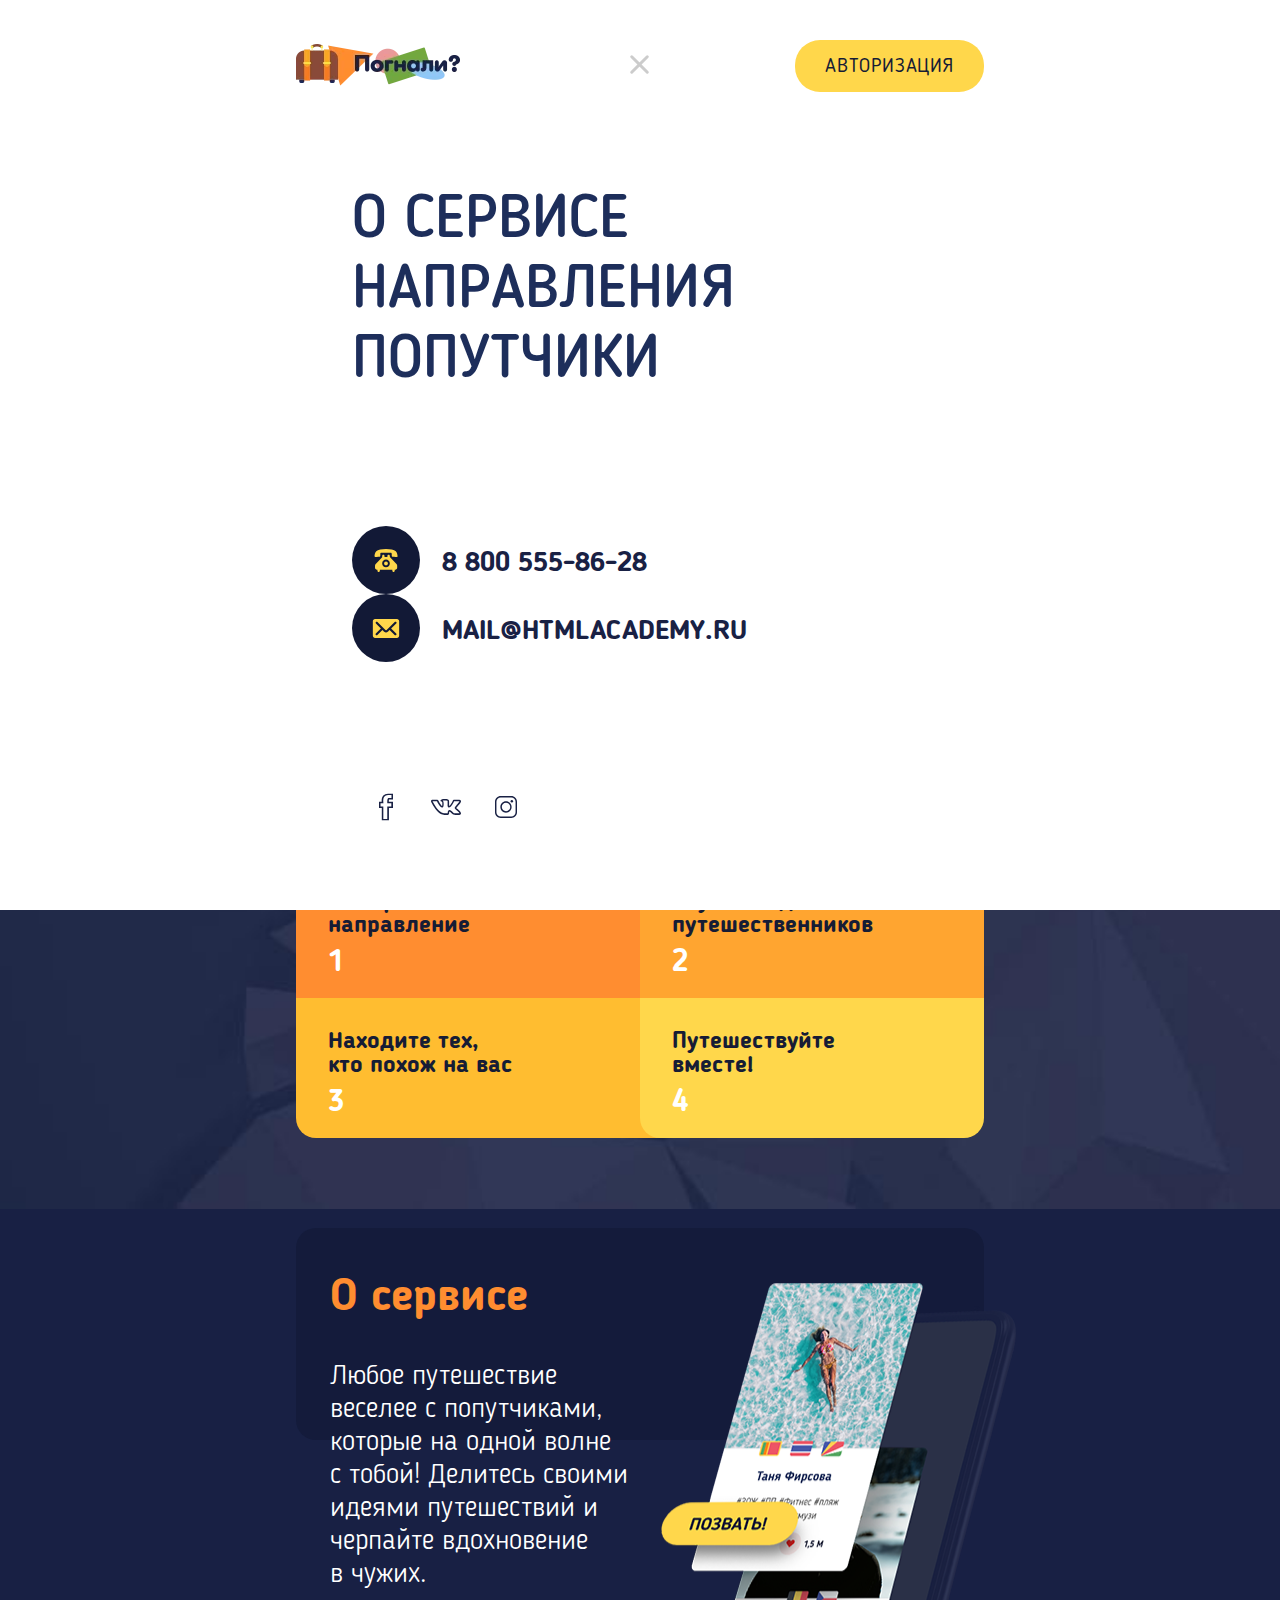
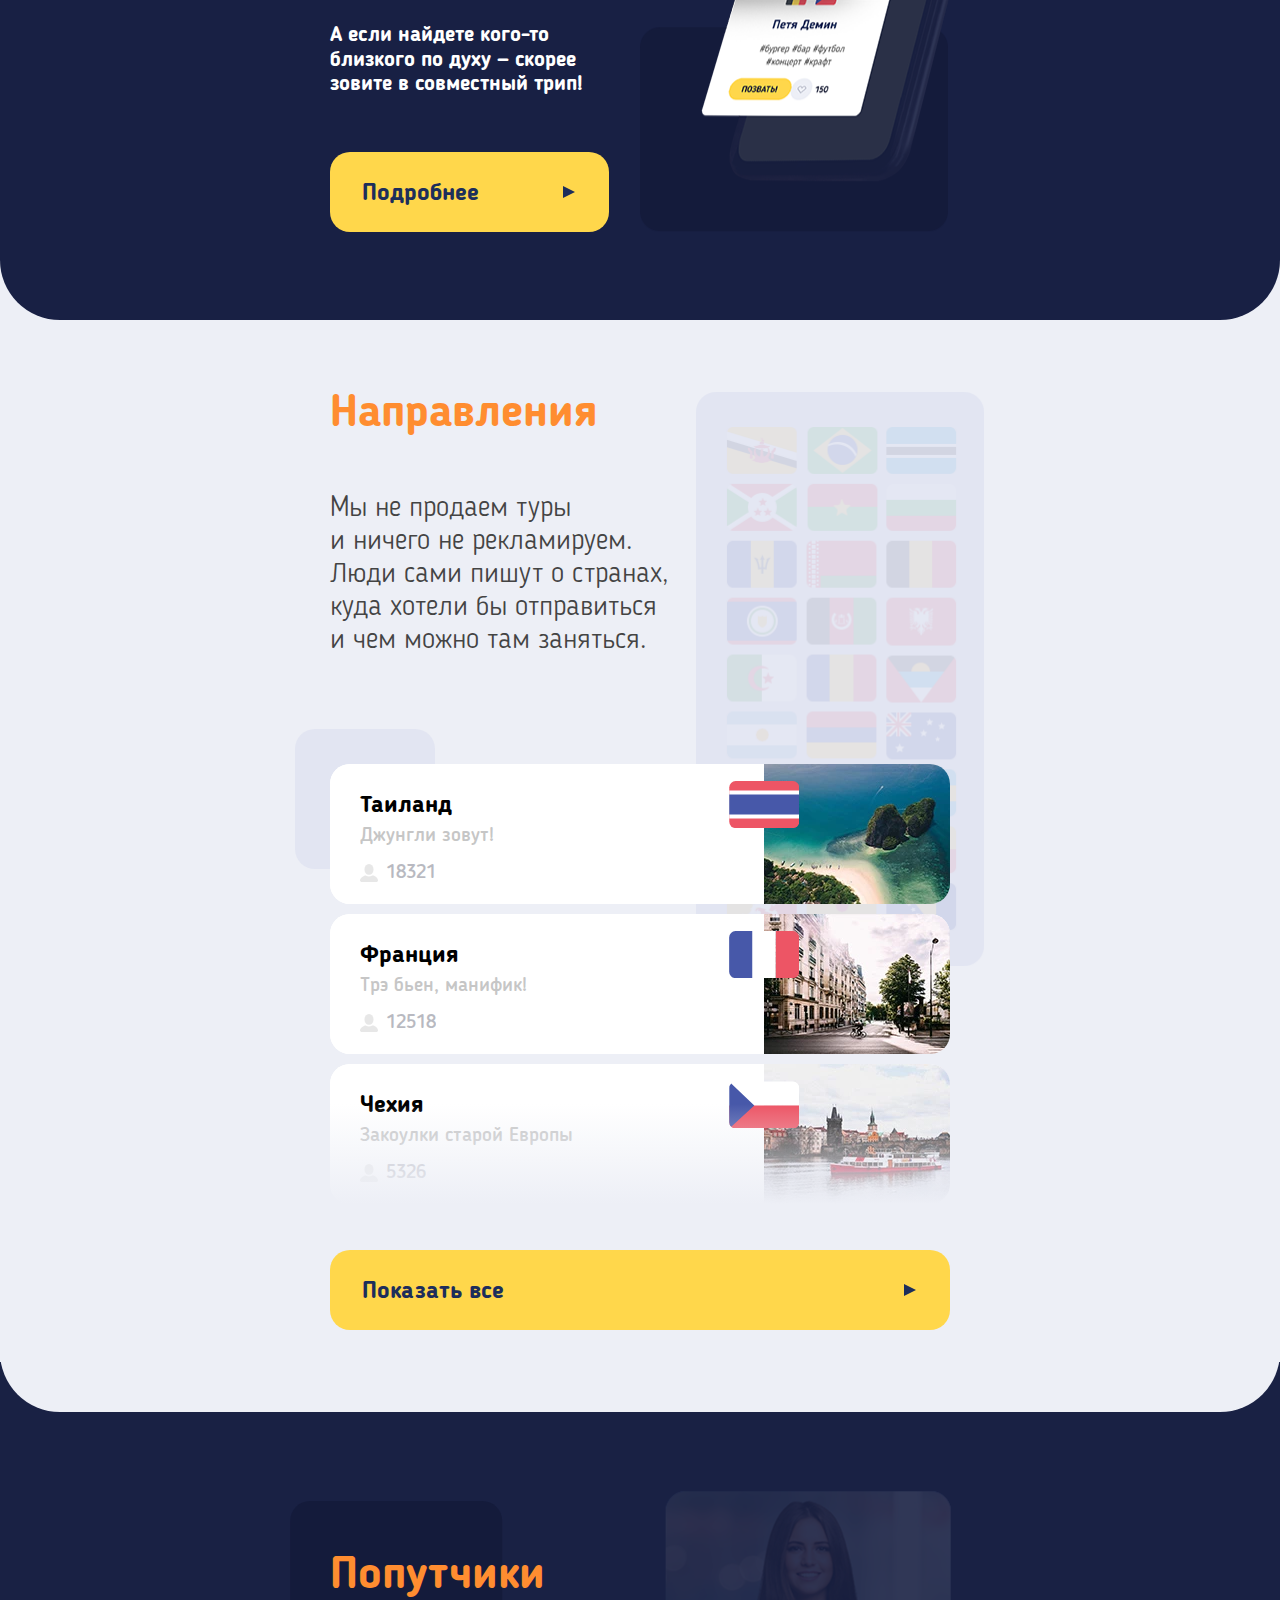
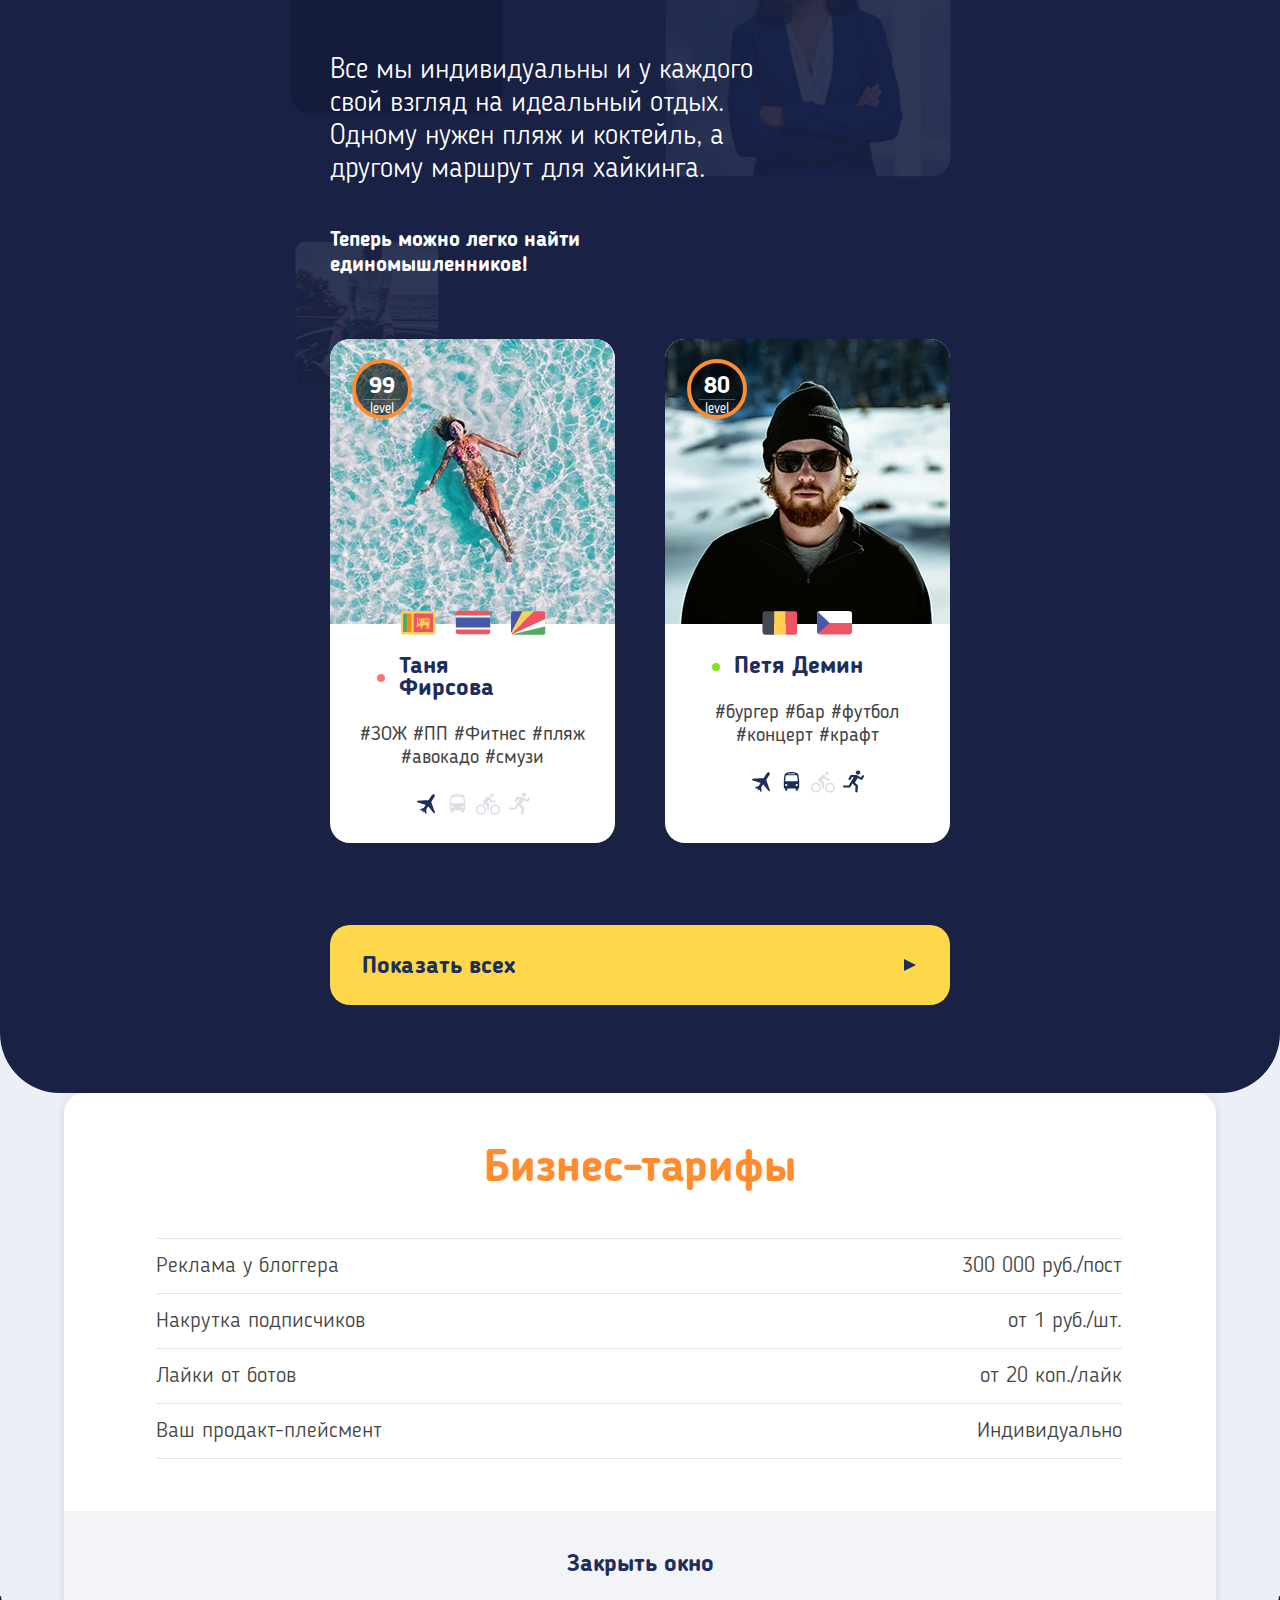
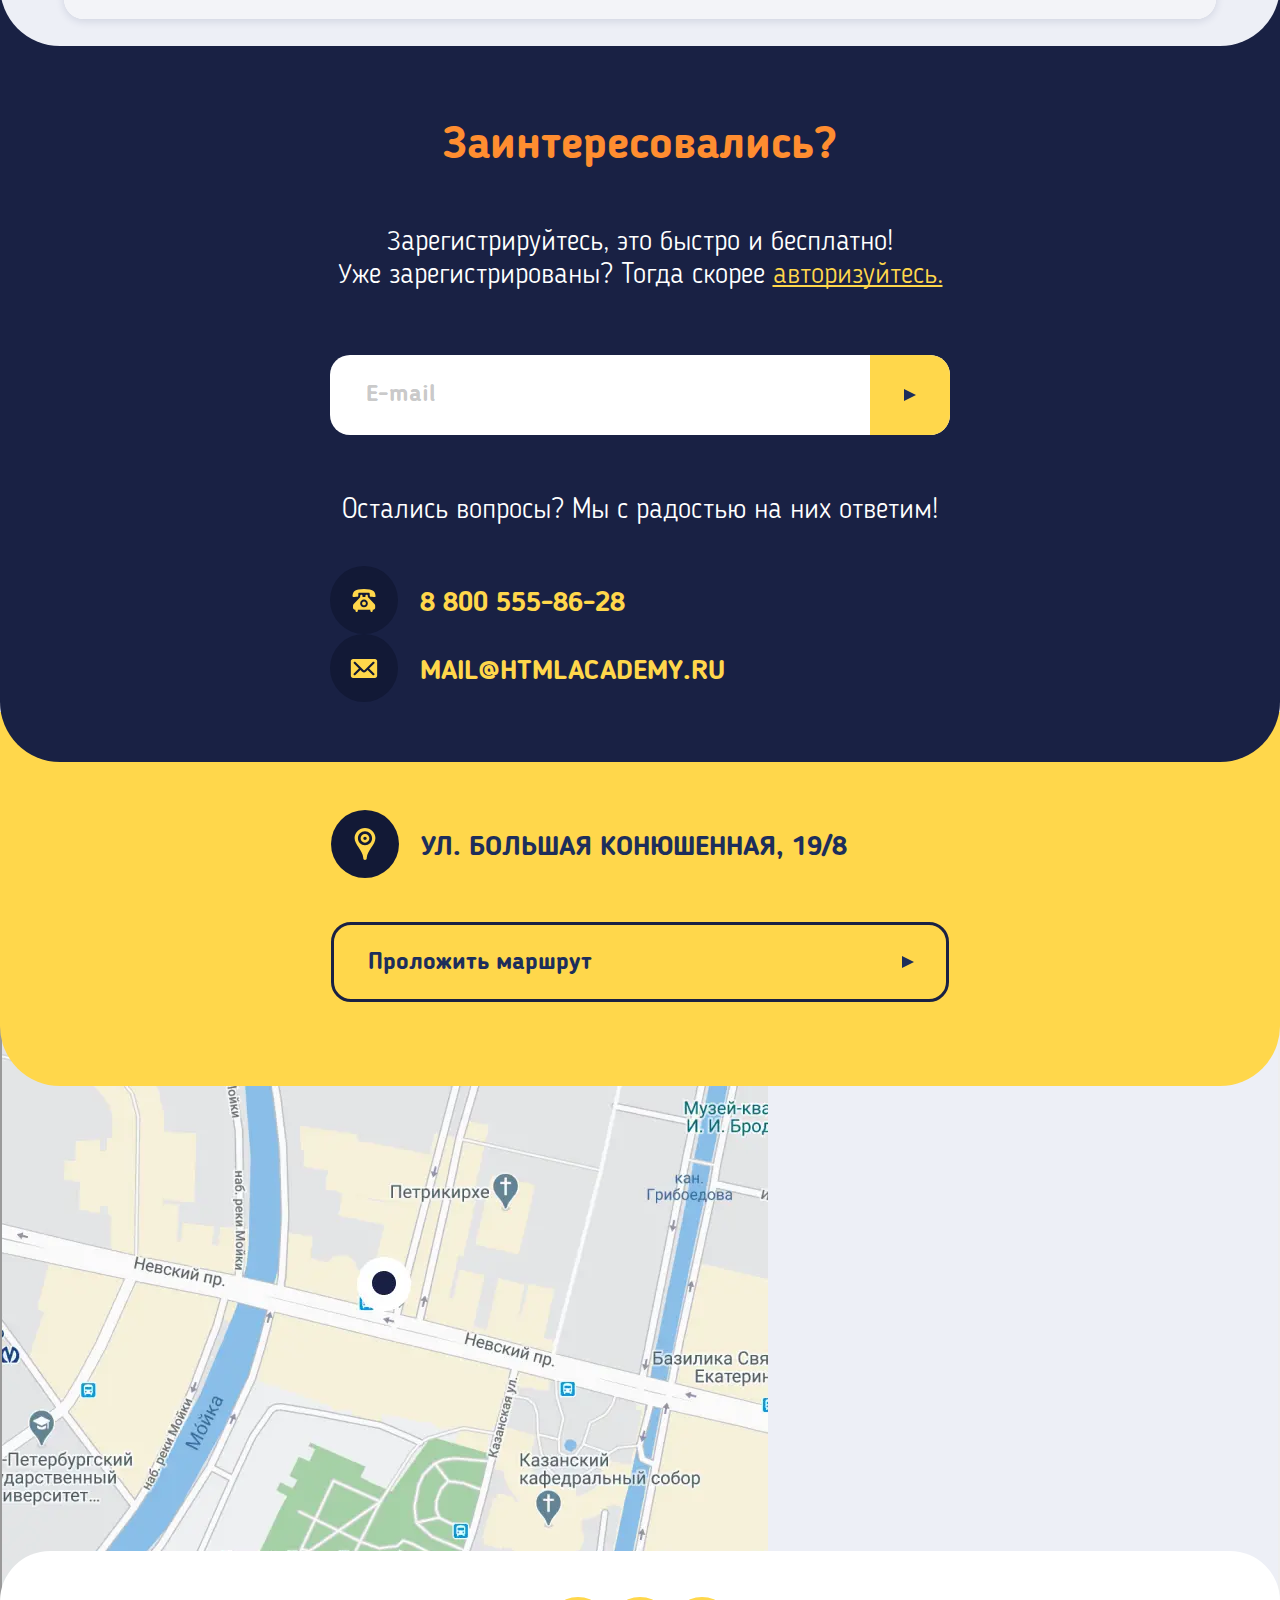
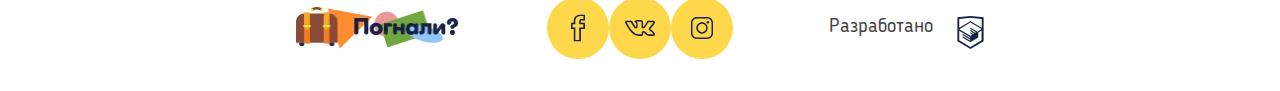
<file: index.html>
<!DOCTYPE html>
<html class="page" lang="ru">
  <head>
    <meta charset="utf-8">
    <title>Погнали?</title>
    <meta name="viewport" content="width=device-width, initial-scale=1">
    <link rel="preload" as="style" href="css/styles.min.css">
    <link rel="preload" as="font" crossorigin="anonymous" href="fonts/bloggersans.woff2">
    <link rel="preload" as="font" crossorigin="anonymous" href="fonts/bloggersans-bold.woff2">
    <link rel="preload" as="font" crossorigin="anonymous" href="fonts/bloggersans-medium.woff2">
    <link rel="preload" as="font" crossorigin="anonymous" href="fonts/bloggersans-light.woff2">
    <link rel="stylesheet" type="text/css" href="css/styles.min.css">
  </head>
  <body class="page__body body">
    <!-- Body on other pages (not index) has body--header-collapsed -->
    <!-- Class "body--header-modal" is added after JS is loaded if body doesn't have class "body--header-collapsed" -->
    <!-- Class "body--header-collapsed" is toggled after click on "header__burger-button" -->
    <!-- If body has class body--header-collapsed class body--header-modal is removed -->
    <!-- Class "body--header-fixed" should be added after page scrolling down and removed after scrolling to the top-->
    <header class="header">
      <div class="wrapper">
        <div class="header__logo-btn-nav-wrapper">
          <a class="header__logo-wrapper">
            <picture>
              <source type="image/webp" media="(min-width: 1440px)" srcset="img/logo-desktop-white@1x.webp 1x, img/logo-desktop-white@2x.webp 2x">
              <source type="image/webp" media="(min-width: 768px)" srcset="img/logo-tablet-blue@1x.webp 1x, img/logo-tablet-blue@2x.webp 2x">
              <source type="image/webp" srcset="img/logo-mobile-blue@1x.webp 1x, img/logo-mobile-blue@2x.webp 2x">
              <source media="(min-width: 1440px)" srcset="img/logo-desktop-white@1x.png 1x, img/logo-desktop-white@2x.png 2x">
              <source media="(min-width: 768px)" srcset="img/logo-tablet-blue@1x.png 1x, img/logo-tablet-blue@2x.png 2x">
              <img class="header__logo-img" src="img/logo-mobile-blue@1x.png" srcset="img/logo-mobile-blue@2x.png 2x" alt="Погнали?">
            </picture>
          </a>
          <button class="header__burger-button" type="button">
            <span class="visuallyhidden">Скрыть меню</span>
          </button>
          <nav class="header__main-nav main-nav">
            <ul class="main-nav__list pages-list">
              <li class="pages-list__item">
                <a class="pages-list__link" href="#">
                  <span class="pages-list__link-text" data-hover="О сервисе">О сервисе</span>
                </a>
              </li>
              <li class="pages-list__item">
                <a class="pages-list__link" href="form.html">
                  <span class="pages-list__link-text" data-hover="Направления">Направления</span>
                </a>
              </li>
              <li class="pages-list__item">
                <a class="pages-list__link" href="catalog.html">
                  <span class="pages-list__link-text" data-hover="Попутчики">Попутчики</span>
                </a>
              </li>
            </ul>
          </nav>
          <div class="header__contacts-user-nav-wrapper">
            <ul class="header__contacts-list contacts-list contacts-list--main">
              <li class="contacts-list__item contacts-list__item--main">
                <a class="contacts-list__item-link" href="tel:88005558628">
                  <div class="contacts-list__item-icon">
                    <span class="visuallyhidden">Позвонить нам</span>
                    <svg class="contacts-list__item-svg contacts-list__item-svg--phone" width="16" height="15">
                      <use xlink:href="#contacts-phone"></use>
                    </svg>
                  </div>
                  <span class="contacts-list__item-text">8 800 555-86-28</span>
                </a>
              </li>
              <li class="contacts-list__item contacts-list__item--main">
                <a class="contacts-list__item-link" href="mailto:mail@htmlacademy.ru">
                  <div class="contacts-list__item-icon">
                    <span class="visuallyhidden">Написать нам на e-mail</span>
                    <svg class="contacts-list__item-svg contacts-list__item-svg--mail" width="18" height="13">
                      <use xlink:href="#contacts-mail"></use>
                    </svg>
                  </div>
                  <span class="contacts-list__item-text">mail@htmlacademy.ru</span>
                </a>
              </li>
            </ul>
            <ul class="header__user-list user-nav-list">
              <li class="user-nav-list__item">
                <a class="user-nav-list__link" href="#">
                  <span class="user-nav-list__link-text">Авторизация</span>
                </a>
              </li>
            </ul>
          </div>
        </div>
        <ul class="header__socials socials-list socials-list--header">
          <li class="socials-list__item">
            <a class="socials-list__link" href="#">
              <span class="visuallyhidden">Наша страница в Фейсбук</span>
              <svg class="socials-list__svg socials-list__svg--facebook" width="11" height="21">
                <use xlink:href="#facebook"></use>
              </svg>
            </a>
          </li>
          <li class="socials-list__item">
            <a class="socials-list__link" href="#">
              <span class="visuallyhidden">Наша страница в ВК</span>
              <svg class="socials-list__svg socials-list__svg--vk" width="22" height="12">
                <use xlink:href="#vk"></use>
              </svg>
            </a>
          </li>
          <li class="socials-list__item">
            <a class="socials-list__link" href="#">
              <span class="visuallyhidden">Наша страница в Инстаграм</span>
              <svg class="socials-list__svg socials-list__svg--instagram" width="17" height="17">
                <use xlink:href="#instagram"></use>
              </svg>
            </a>
          </li>
        </ul>
      </div>
    </header>
    <main class="main">
      <h1 class="visuallyhidden">Сайт поиска попутчиков</h1>
      <section class="promo">
        <div class="wrapper">
          <h2 class="visuallyhidden">Как устроен поик попутчиков?</h2>
          <div class="promo__slogan-blockquote-wrapper">
            <p class="promo__slogan">В&nbsp;путешествие с&nbsp;крутыми попутчиками!</p>
            <div class="promo__contacts-user-wrapper">
              <ul class="promo__contacts contacts-list contacts-list--small">
                <li class="contacts-list__item">
                  <a class="contacts-list__item-link" href="tel:88005558628">
                    <div class="contacts-list__item-icon">
                      <span class="visuallyhidden">Позвонить нам</span>
                      <svg class="contacts-list__item-svg" width="16" height="16">
                        <use xlink:href="#topmenu-phone"></use>
                      </svg>
                    </div>
                  </a>
                </li>
                <li class="contacts-list__item">
                  <a class="contacts-list__item-link" href="mailto:mail@htmlacademy.ru">
                    <div class="contacts-list__item-icon">
                      <span class="visuallyhidden">Написать нам на e-mail</span>
                      <svg class="contacts-list__item-svg" width="16" height="13">
                        <use xlink:href="#topmenu-mail"></use>
                      </svg>
                    </div>
                  </a>
                </li>
              </ul>
              <ul class="promo__user-list user-nav-list user-nav-list--promo">
                <li class="user-nav-list__item user-nav-list__item--promo">
                  <a class="user-nav-list__link user-nav-list__link--promo" href="#">Авторизация</a>
                </li>
              </ul>
            </div>
            <blockquote class="promo__blockquote">
              <p class="promo__blockquote-text">«Лучшее приложение, что я видел в жизни!»</p>
              <cite class="promo__blockquote-author">Мурат Эльтазин <br>главный редактор газеты «гаджетлайф»</cite>
            </blockquote>
          </div>
          <ol class="promo__guide-list guide-list">
            <li class="guide-list__item">
              <p class="guide-list__text">Выберите направление</p>
            </li>
            <li class="guide-list__item">
              <p class="guide-list__text">Изучите идеи путешественников</p>
            </li>
            <li class="guide-list__item">
              <p class="guide-list__text">Находите тех,<br> кто похож на вас</p>
            </li>
            <li class="guide-list__item">
              <p class="guide-list__text">Путешествуйте вместе!</p>
            </li>
          </ol>
        </div>
      </section>
      <section class="about">
        <div class="wrapper">
          <div class="about__content-wrapper">
            <h2 class="about__heading main-page-heading">О сервисе</h2>
            <p class="about__text">Любое путешествие веселее с&nbsp;попутчиками, которые на одной волне с&nbsp;тобой! Делитесь своими идеями путешествий и черпайте вдохновение в&nbsp;чужих.</p>
            <p class="about__text about__text--special">А&nbsp;если найдете кого-то близкого по&nbsp;духу&nbsp;&mdash; скорее зовите в&nbsp;совместный трип!</p>
            <a class="about__button main-page-button" href="#">Подробнее</a>
          </div>
        </div>
      </section>
      <section class="places">
        <div class="wrapper">
          <div class="places__content-wrapper">
            <div class="places__text-wrapper">
              <h2 class="places__heading main-page-heading">Направления</h2>
              <p class="places__text">Мы&nbsp;не&nbsp;продаем туры и&nbsp;ничего не&nbsp;рекламируем. Люди сами пишут о&nbsp;странах, куда хотели&nbsp;бы отправиться и&nbsp;чем можно там заняться.</p>
            </div>
            <ul class="places__list places-list">
              <li class="places-list__item">
                <a class="places-list__link" href="#">
                  <picture>
                    <source type="image/webp" media="(min-width: 768px)" srcset="img/thailand-desktop@1x.webp 1x, img/thailand-desktop@2x.webp 2x">
                    <source type="image/webp" srcset="img/thailand-mobile@1x.webp 1x, img/thailand-mobile@2x.webp 2x">
                    <source media="(min-width: 768px)" srcset="img/thailand-desktop@1x.jpg 1x, img/thailand-desktop@2x.jpg 2x">
                    <img class="places-list__img" src="img/thailand-mobile@1x.jpg" srcset="img/thailand-mobile@2x.jpg 2x" alt="Острова в зарослях и океан лазурного цвета">
                  </picture>
                  <div class="places-list__description-block">
                    <svg class="places-list__svg" width="35" height="24" aria-label="Флаг Таиланда">
                      <use xlink:href="#flag-thailand"></use>
                    </svg>
                    <div class="places-list__text">
                      <h3 class="places-list__title">Таиланд</h3>
                      <span class="places-list__subtitle">Джунгли зовут!</span>
                    </div>
                    <div class="places-list__numbers">
                      <svg width="12" height="12">
                        <use xlink:href="#user"></use>
                      </svg>
                      18321
                    </div>
                  </div>
                </a>
              </li>
              <li class="places-list__item">
                <a class="places-list__link" href="#">
                  <picture>
                    <source type="image/webp" media="(min-width: 768px)" srcset="img/france-desktop@1x.webp 1x, img/france-desktop@2x.webp 2x">
                    <source type="image/webp" srcset="img/france-mobile@1x.webp 1x, img/france-mobile@2x.webp 2x">
                    <source media="(min-width: 768px)" srcset="img/france-desktop@1x.jpg 1x, img/france-desktop@2x.jpg 2x">
                    <img class="places-list__img" src="img/france-mobile@1x.jpg" srcset="img/france-mobile@2x.jpg 2x" alt="Улочки со старыми домами">
                  </picture>
                  <div class="places-list__description-block">
                    <svg class="places-list__svg" width="35" height="24" aria-label="Флаг Франции">
                      <use xlink:href="#flag-france"></use>
                    </svg>
                    <div class="places-list__text">
                      <h3 class="places-list__title">Франция</h3>
                      <span class="places-list__subtitle">Трэ бьен, манифик!</span>
                    </div>
                    <div class="places-list__numbers">
                      <svg width="12" height="12">
                        <use xlink:href="#user"></use>
                      </svg>
                      12518
                    </div>
                  </div>
                </a>
              </li>
              <li class="places-list__item">
                <a class="places-list__link" href="#">
                  <picture>
                    <source type="image/webp" media="(min-width: 768px)" srcset="img/czech-desktop@1x.webp 1x, img/czech-desktop@2x.webp 2x">
                    <source type="image/webp" srcset="img/czech-mobile@1x.webp 1x, img/czech-mobile@2x.webp 2x">
                    <source media="(min-width: 768px)" srcset="img/czech-desktop@1x.jpg 1x, img/czech-desktop@2x.jpg 2x">
                    <img class="places-list__img" src="img/czech-mobile@1x.jpg" srcset="img/czech-mobile@2x.jpg 2x" alt="Вид на Карлов мост и левый берег Праги">
                  </picture>
                  <div class="places-list__description-block">
                    <svg class="places-list__svg" width="35" height="24" aria-label="Флаг Чехии">
                      <use xlink:href="#flag-czech"></use>
                    </svg>
                    <div class="places-list__text">
                      <h3 class="places-list__title">Чехия</h3>
                      <span class="places-list__subtitle">Закоулки старой Европы</span>
                    </div>
                    <div class="places-list__numbers">
                      <svg width="12" height="12">
                        <use xlink:href="#user"></use>
                      </svg>
                      5326
                    </div>
                  </div>
                </a>
              </li>
            </ul>
            <a class="places__button main-page-button" href="form.html">Показать все</a>
          </div>
        </div>
      </section>
      <section class="people">
        <div class="wrapper">
          <div class="people__content-wrapper">
            <div class="people__text-wrapper">
              <h2 class="people__heading main-page-heading">Попутчики</h2>
              <p class="people__text">Все мы индивидуальны и у каждого свой взгляд на идеальный отдых. Одному нужен пляж и коктейль, а другому маршрут для хайкинга.</p>
              <p class="people__text people__text--special">Теперь можно легко найти единомышленников!</p>
            </div>
            <ul class="people__list users-list">
              <li class="users-list__item user-card user-card--offline">
                <a class="user-card__link" href="#">
                  <picture class="user-card__pic-wrapper">
                    <source type="image/webp" srcset="img/firsova-desktop@1x.webp 1x, img/firsova-desktop@2x.webp 2x">
                    <img class="user-card__pic" src="img/firsova-desktop@1x.jpg" srcset="img/firsova-desktop@2x.jpg 2x" alt="Аватар пользователя Таня Фирсова">
                  </picture>
                  <div class="user-card__level user-level user-level--dark">
                    <span class="user-level__number">99</span>
                    <span class="user-level__text">level</span>
                  </div>
                  <div class="user-card__description">
                    <h3 class="user-card__name">Таня Фирсова</h3>
                    <ul class="user-card__countries countries-icons-list">
                      <li class="countries-icons-list__item">
                        <svg class="countries-icons-list__icon" width="35" height="25">
                          <use xlink:href="#flag-sri-lanka"></use>
                        </svg>
                        <span class="visuallyhidden">Флаг Шри-Ланки</span>
                      </li>
                      <li class="countries-icons-list__item">
                        <svg class="countries-icons-list__icon" width="35" height="25">
                          <use xlink:href="#flag-thailand"></use>
                        </svg>
                        <span class="visuallyhidden">Флаг Таиланда</span>
                      </li>
                      <li class="countries-icons-list__item">
                        <svg class="countries-icons-list__icon" width="35" height="25">
                          <use xlink:href="#flag-seychelles"></use>
                        </svg>
                        <span class="visuallyhidden">Флаг Сейшел</span>
                      </li>
                    </ul>
                    <p class="user-card__text">#ЗОЖ #ПП #Фитнес #пляж #авокадо #смузи</p>
                    <ul class="user-card__travel-type travel-type-list">
                      <li class="travel-type-list__item">
                        <svg class="travel-type-list__icon" width="18" height="20">
                          <use xlink:href="#plane"></use>
                        </svg>
                        <span class="travel-type-list__icon-desc">Авиаперелет</span>
                        <span class="visuallyhidden">Путешествует на самолете</span>
                      </li>
                      <li class="travel-type-list__item travel-type-list__item--disabled">
                        <svg class="travel-type-list__icon" width="17" height="19">
                          <use xlink:href="#bus"></use>
                        </svg>
                        <span class="travel-type-list__icon-desc">Автотранспорт</span>
                        <span class="visuallyhidden">Не путешествует на авто</span>
                      </li>
                      <li class="travel-type-list__item travel-type-list__item--disabled">
                        <svg class="travel-type-list__icon" width="24" height="24">
                          <use xlink:href="#bike"></use>
                        </svg>
                        <span class="travel-type-list__icon-desc">Велосипед</span>
                        <span class="visuallyhidden">Не путешествует на велосипеде</span>
                      </li>
                      <li class="travel-type-list__item travel-type-list__item--disabled">
                        <svg class="travel-type-list__icon" width="21" height="23">
                          <use xlink:href="#run"></use>
                        </svg>
                        <span class="travel-type-list__icon-desc">Пешком</span>
                        <span class="visuallyhidden">Не путешествует пешком</span>
                      </li>
                    </ul>
                  </div>
                </a>
              </li>
              <li class="users-list__item user-card user-card--online">
                <a class="user-card__link" href="#">
                  <picture class="user-card__pic-wrapper">
                    <source type="image/webp" srcset="img/demin-desktop@1x.webp 1x, img/demin-desktop@2x.webp 2x">
                    <img class="user-card__pic" src="img/demin-desktop@1x.jpg" srcset="img/demin-desktop@2x.jpg 2x" alt="Аватар пользователя Петя Демин">
                  </picture>
                  <div class="user-card__level user-level user-level--dark">
                    <span class="user-level__number">80</span>
                    <span class="user-level__text">level</span>
                  </div>
                  <div class="user-card__description">
                    <h3 class="user-card__name">Петя Демин</h3>
                    <ul class="user-card__countries countries-icons-list">
                      <li class="countries-icons-list__item">
                        <svg class="countries-icons-list__icon" width="35" height="25">
                          <use xlink:href="#flag-belgium"></use>
                        </svg>
                        <span class="visuallyhidden">Флаг Бельгии</span>
                      </li>
                      <li class="countries-icons-list__item">
                        <svg class="countries-icons-list__icon" width="35" height="25">
                          <use xlink:href="#flag-czech"></use>
                        </svg>
                        <span class="visuallyhidden">Флаг Чехии</span>
                      </li>
                    </ul>
                    <p class="user-card__text">#бургер #бар #футбол #концерт #крафт</p>
                    <ul class="user-card__travel-type travel-type-list">
                      <li class="travel-type-list__item">
                        <svg class="travel-type-list__icon" width="18" height="20">
                          <use xlink:href="#plane"></use>
                        </svg>
                        <span class="travel-type-list__icon-desc">Авиаперелет</span>
                        <span class="visuallyhidden">Путешествует на самолете</span>
                      </li>
                      <li class="travel-type-list__item">
                        <svg class="travel-type-list__icon" width="17" height="19">
                          <use xlink:href="#bus"></use>
                        </svg>
                        <span class="travel-type-list__icon-desc">Автотранспорт</span>
                        <span class="visuallyhidden">Путешествует на авто</span>
                      </li>
                      <li class="travel-type-list__item travel-type-list__item--disabled">
                        <svg class="travel-type-list__icon" width="24" height="24">
                          <use xlink:href="#bike"></use>
                        </svg>
                        <span class="travel-type-list__icon-desc">Велосипед</span>
                        <span class="visuallyhidden">Не путешествует на велосипеде</span>
                      </li>
                      <li class="travel-type-list__item">
                        <svg class="travel-type-list__icon" width="21" height="23">
                          <use xlink:href="#run"></use>
                        </svg>
                        <span class="travel-type-list__icon-desc">Пешком</span>
                        <span class="visuallyhidden">Путешествует пешком</span>
                      </li>
                    </ul>
                  </div>
                </a>
              </li>
            </ul>
            <a class="people__button main-page-button" href="catalog.html">Показать всех</a>
          </div>
        </div>
      </section>
      <section class="price">
        <div class="wrapper">
          <div class="price__content-wrapper">
            <h2 class="price__heading main-page-heading">Добавьте свой профиль</h2>
            <table class="price__list price-list price-list--basic">
              <tbody class="price-list__body">
                <tr class="price-list__item price-list__item--basic">
                  <td class="price-list__item-desc">Базовое размещение</td>
                  <td class="price-list__item-price">Бесплатно</td>
                </tr>
                <tr class="price-list__item price-list__item--basic">
                  <td class="price-list__item-desc">Вывод на первых позициях</td>
                  <td class="price-list__item-price">99 руб./мес</td>
                </tr>
                <tr class="price-list__item price-list__item--basic">
                  <td class="price-list__item-desc">Кастомный цвет карточки</td>
                  <td class="price-list__item-price">59 руб./мес</td>
                </tr>
              </tbody>
            </table>
            <a class="price__button-show" href="#">
              <div class="price__button-show-icon">
                <svg class="price__button-show-svg" width="27" height="27">
                  <use xlink:href="#business"></use>
                </svg>
              </div>
              Показать тарифы для бизнеса
            </a>
          </div>
          <section class="price__modal special-price">
            <h2 class="special-price__heading main-page-heading">Бизнес-тарифы</h2>
            <table class="special-price__list price-list price-list--special">
              <tbody class="price-list__body">
                <tr class="price-list__item">
                  <td class="price-list__item-desc">Реклама у блоггера</td>
                  <td class="price-list__item-price">300 000 руб./пост</td>
                </tr>
                <tr class="price-list__item">
                  <td class="price-list__item-desc">Накрутка подписчиков</td>
                  <td class="price-list__item-price">от 1 руб./шт.</td>
                </tr>
                <tr class="price-list__item">
                  <td class="price-list__item-desc">Лайки от ботов</td>
                  <td class="price-list__item-price">от 20 коп./лайк</td>
                </tr>
                <tr class="price-list__item">
                  <td class="price-list__item-desc">Ваш продакт-плейсмент</td>
                  <td class="price-list__item-price">Индивидуально</td>
                </tr>
              </tbody>
            </table>
            <a class="special-price__button-close" href="#">Закрыть окно</a>
          </section>
        </div>
      </section>
      <section class="registration">
        <div class="wrapper">
          <div class="registration__content-wrapper">
            <h2 class="registration__heading main-page-heading">Заинтересовались?</h2>
            <p class="registration__text">Зарегистрируйтесь, это&nbsp;быстро и&nbsp;бесплатно! <br>Уже зарегистрированы? Тогда скорее
              <a class="registration__text-link" href="authorization.html"> авторизуйтесь.</a>
            </p>
            <form class="registration__form" action="https://echo.htmlacademy.ru/courses" method="get">
              <input class="registration__input" type="email" placeholder="E-mail" id="email-input">
              <label for="email-input" class="visuallyhidden">Поле ввода e-mail адреса</label>
              <button class="registration__input-button" type="submit">
                <span class="registration__button-text">Регистрация</span>
                <span class="visuallyhidden">Отправить данные</span>
              </button>
            </form>
          </div>
        </div>
      </section>
      <section class="contacts">
        <div class="wrapper">
          <div class="contacts__content-wrapper">
            <h2 class="visuallyhidden">Наши контакты</h2>
            <p class="contacts__text">Остались вопросы? Мы&nbsp;с&nbsp;радостью на них ответим!</p>
            <ul class="contacts__contacts-list contacts-list contacts-list--big contacts-list--full-info">
              <li class="contacts-list__item contacts-list__item--big contacts-list__item--full-info">
                <a class="contacts-list__item-link contacts-list__item-link--full-info" href="tel:88005558628">
                  <div class="contacts-list__item-icon">
                    <span class="visuallyhidden">Позвонить нам</span>
                    <svg class="contacts-list__item-svg contacts-list__item-svg--phone" width="16" height="15">
                      <use xlink:href="#contacts-phone"></use>
                    </svg>
                  </div>
                  <span class="contacts-list__item-text">8 800 555-86-28</span>
                </a>
              </li>
              <li class="contacts-list__item contacts-list__item--big contacts-list__item--full-info">
                <a class="contacts-list__item-link contacts-list__item-link--full-info" href="mailto:mail@htmlacademy.ru">
                  <div class="contacts-list__item-icon">
                    <span class="visuallyhidden">Написать нам на e-mail</span>
                    <svg class="contacts-list__item-svg contacts-list__item-svg--mail" width="18" height="13">
                      <use xlink:href="#contacts-mail"></use>
                    </svg>
                  </div>
                  <span class="contacts-list__item-text">mail@htmlacademy.ru</span>
                </a>
              </li>
            </ul>
          </div>
        </div>
      </section>
      <section class="address">
        <div class="wrapper">
          <div class="address__content-wrapper">
            <h2 class="visuallyhidden">Наш адрес</h2>
            <ul class="address__contacts-list contacts-list contacts-list--big">
              <li class="contacts-list__item contacts-list__item--big">
                <div class="contacts-list__item-icon">
                  <svg class="contacts-list__item-svg contacts-list__item-svg--location" width="21" height="21">
                    <use xlink:href="#contacts-location"></use>
                  </svg>
                </div>
                <span class="contacts-list__item-text">ул. Большая Конюшенная,&nbsp;19/8</span>
              </li>
            </ul>
            <a class="address__link" href="https://www.google.com/maps/dir//%D0%91%D0%BE%D0%BB%D1%8C%D1%88%D0%B0%D1%8F+%D0%9A%D0%BE%D0%BD%D1%8E%D1%88%D0%B5%D0%BD%D0%BD%D0%B0%D1%8F+%D1%83%D0%BB.,+19%2F8,+%D0%A1%D0%B0%D0%BD%D0%BA%D1%82-%D0%9F%D0%B5%D1%82%D0%B5%D1%80%D0%B1%D1%83%D1%80%D0%B3,+%D0%A0%D0%BE%D1%81%D1%96%D1%8F,+191186/@59.938437,30.3215024,17z/data=!4m9!4m8!1m0!1m5!1m1!1s0x4696310fca145cc1:0x42b32648d8238007!2m2!1d30.3230474!2d59.9387165!3e0">Проложить маршрут</a>
          </div>
        </div>
      </section>
      <section class="map">
        <h2 class="visuallyhidden">Карта</h2>
        <iframe class="map__iframe" title="Карта с отметкой по адресу ул. Большая Конюшенная, 19/8" src="https://www.google.com/maps/embed?pb=!1m18!1m12!1m3!1d1998.6206304047107!2d30.32150244626055!3d59.93843701433859!2m3!1f0!2f0!3f0!3m2!1i1024!2i768!4f13.1!3m3!1m2!1s0x4696310fca145cc1%3A0x42b32648d8238007!2z0JHQvtC70YzRiNCw0Y8g0JrQvtC90Y7RiNC10L3QvdCw0Y8g0YPQuy4sIDE5LzgsINCh0LDQvdC60YIt0J_QtdGC0LXRgNCx0YPRgNCzLCDQoNC-0YHRltGPLCAxOTExODY!5e0!3m2!1suk!2sua!4v1599821809041!5m2!1suk!2sua" width="768" height="424" allowfullscreen aria-hidden="false" tabindex="0"></iframe>
        <picture class="map__img">
          <source type="image/webp" media="(min-width: 1440px)" srcset="img/map-with-marker-desktop@1x.webp 1x, img/map-with-marker-desktop@2x.webp 2x">
          <source type="image/webp" media="(min-width: 768px)" srcset="img/map-with-marker-tablet@1x.webp 1x, img/map-with-marker-tablet@2x.webp 2x">
          <source type="image/webp" srcset="img/map-with-marker-mobile@1x.webp 1x, img/map-with-marker-mobile@2x.webp 2x">
          <source media="(min-width: 1440px)" srcset="img/map-with-marker-desktop@1x.jpg 1x, img/map-with-marker-desktop@2x.jpg 2x">
          <source media="(min-width: 768px)" srcset="img/map-with-marker-tablet@1x.jpg 1x, img/map-with-marker-tablet@2x.jpg 2x">
          <img class="map__img" src="img/map-with-marker-mobile@1x.jpg" srcset="img/map-with-marker-mobile@2x.jpg" alt="Карта с отметкой на адресе ул. Большая Конюшенная, 19/8">
        </picture>
      </section>
    </main>
    <footer class="footer">
      <div class="wrapper footer__container">
        <div class="footer__logo-wrapper">
          <picture>
            <source type="image/webp" media="(min-width: 1440px)" srcset="img/logo-desktop-blue@1x.webp 1x, img/logo-desktop-blue@2x.webp 2x">
            <source type="image/webp" media="(min-width: 768px)" srcset="img/logo-tablet-blue@1x.webp 1x, img/logo-tablet-blue@2x.webp 2x">
            <source type="image/webp" srcset="img/logo-mobile-blue@1x.webp 1x, img/logo-mobile-blue@2x.webp 2x">
            <source media="(min-width: 1440px)" srcset="img/logo-desktop-blue@1x.png 1x, img/logo-desktop-blue@2x.png 2x">
            <source media="(min-width: 768px)" srcset="img/logo-tablet-blue@1x.png 1x, img/logo-tablet-blue@2x.png 2x">
            <img class="footer__logo-img" src="img/logo-mobile-blue@1x.png" srcset="img/logo-mobile-blue@2x.png" alt="Погнали?">
          </picture>
        </div>
        <ul class="footer__socials socials-list">
          <li class="socials-list__item socials-list__item--color">
            <a class="socials-list__link" href="#">
              <span class="visuallyhidden">Наша страница в Фейсбук</span>
              <svg class="socials-list__svg socials-list__svg--facebook" width="11" height="21">
                <use xlink:href="#facebook"></use>
              </svg>
            </a>
          </li>
          <li class="socials-list__item socials-list__item--color">
            <a class="socials-list__link" href="#">
              <span class="visuallyhidden">Наша страница в ВК</span>
              <svg class="socials-list__svg socials-list__svg--vk" width="22" height="12">
                <use xlink:href="#vk"></use>
              </svg>
            </a>
          </li>
          <li class="socials-list__item socials-list__item--color">
            <a class="socials-list__link" href="#">
              <span class="visuallyhidden">Наша страница в Инстаграм</span>
              <svg class="socials-list__svg socials-list__svg--instagram" width="17" height="17">
                <use xlink:href="#instagram"></use>
              </svg>
            </a>
          </li>
        </ul>
        <a class="footer__copyright" href="https://htmlacademy.ru/intensive/adaptive">
          <span class="footer__copyright-text">Разработано</span>
          <svg class="footer__copyright-icon" width="27" height="33">
            <use xlink:href="#htmlacademy"></use>
          </svg>
          <span class="visuallyhidden">Интенсив «Профессиональный HTML и CSS, уровень 2»</span>
        </a>
      </div>
    </footer>
    <script src="js/header.js"></script>
    <!-- SVG SPRITE -->
    <svg class="svg-sprite" xmlns="http://www.w3.org/2000/svg" xmlns:xlink="http://www.w3.org/1999/xlink"><symbol id="bike" viewBox="0 0 24 21">
      <path d="M16,3.6c1,0,1.8-0.8,1.8-1.8S17,0,16,0s-1.8,0.8-1.8,1.8S15,3.6,16,3.6z M19,11c-2.8,0-5,2.3-5,5s2.2,5,5,5s5-2.3,5-5
        S21.8,11,19,11z M19,19.6c-1.9,0-3.5-1.6-3.5-3.5s1.6-3.5,3.5-3.5s3.5,1.6,3.5,3.5S20.9,19.6,19,19.6z M14.8,8.9H19V7.1h-3.2
        l-1.9-3.3C13.6,3.3,13.1,3,12.4,3c-0.5,0-0.9,0.2-1.2,0.5L7.5,7.2C7.2,7.5,7,7.9,7,8.4C7,9,7.3,9.6,7.8,9.9l3.3,2v5H13v-6.5
        l-2.2-1.7l2.3-2.4L14.8,8.9z M5,11c-2.8,0-5,2.3-5,5s2.2,5,5,5s5-2.3,5-5S7.8,11,5,11z M5,19.6c-1.9,0-3.5-1.6-3.5-3.5
        s1.6-3.5,3.5-3.5s3.5,1.5,3.5,3.5S6.9,19.6,5,19.6z"/>
      </symbol><symbol id="bus" viewBox="0 0 17 21">
      <path d="M16.2,3.1c-0.2-1.2-1-1.6-2.1-2.1C13,0.6,10.4,0,8.5,0C6.6,0,4,0.6,2.9,1C1.8,1.5,1.1,1.9,0.8,3.1L0,9.5v8.8h1.4v1.4
        c0,1.7,2.5,1.7,2.5,0v-1.4h4.5h0h4.7v1.4c0,1.7,2.5,1.7,2.5,0v-1.4H17V9.5L16.2,3.1z M5,1.6h3.4H12c0.7,0,0.7,1,0,1H8.4H5
        C4.3,2.7,4.3,1.6,5,1.6z M2.7,15.6c-0.6,0-1.2-0.5-1.2-1.2c0-0.7,0.5-1.2,1.2-1.2c0.6,0,1.2,0.5,1.2,1.2C3.8,15,3.3,15.6,2.7,15.6z
        M8.4,10.2H2.2c-0.6,0-0.7-0.4-0.7-0.9l0.6-4.7c0.1-0.6,0.3-0.9,1-0.9h5.3h5.4c0.7,0,0.9,0.4,1,0.9l0.6,4.7c0.1,0.4-0.1,0.9-0.7,0.9
        H8.4z M14.3,15.6c-0.6,0-1.2-0.5-1.2-1.2c0-0.7,0.5-1.2,1.2-1.2c0.6,0,1.2,0.5,1.2,1.2C15.5,15,15,15.6,14.3,15.6z"/>
      </symbol><symbol id="business" viewBox="0 0 17 21">
      <path class="st0" d="M16.4,15.1c-0.9-1.2-2-2-3.6-2.4l-1.5,5.2c0,0.5-0.4,0.9-0.9,0.9c-0.5,0-0.9-0.4-0.9-0.9v-4.2
        c0-0.6-0.5-1.1-1.1-1.1c-0.6,0-1.1,0.5-1.1,1.1v4.2c0,0.5-0.4,0.9-0.9,0.9c-0.5,0-0.9-0.4-0.9-0.9l-1.5-5.2
        c-1.6,0.4-2.7,1.2-3.6,2.4C0.2,15.6,0,16.6,0,17.1c0,0.1,0,0.3,0,0.4v0.9v0.9c0,1,0.8,1.7,1.7,1.7h13.5c1,0,1.7-0.8,1.7-1.7v-0.9
        v-0.9c0-0.2,0-0.3,0-0.4C17,16.6,16.8,15.6,16.4,15.1z M3.9,4.6c0,2.6,1.6,6.3,4.6,6.3c2.9,0,4.6-3.8,4.6-6.3c0-2.6-2-4.6-4.6-4.6
        C6,0,3.9,2.1,3.9,4.6z"/>
      </symbol><symbol id="close" viewBox="0 0 18.6 18.6">
      <path d="M11.4,9.3l6.7-6.7c0.6-0.6,0.6-1.5,0-2.1s-1.5-0.6-2.1,0L9.3,7.2L2.6,0.4C2-0.1,1-0.1,0.4,0.4C-0.1,1-0.1,2,0.4,2.6l6.7,6.7
        L0.4,16c-0.6,0.6-0.6,1.5,0,2.1s1.5,0.6,2.1,0l6.7-6.7l6.7,6.7c0.6,0.6,1.5,0.6,2.1,0s0.6-1.5,0-2.1L11.4,9.3z"/>
      </symbol><symbol id="contacts-location" viewBox="0 0 28 43">
      <path class="st0" d="M11.7,13.9c0-1.2,1-2.2,2.3-2.2s2.3,1,2.3,2.2c0,1.2-1,2.2-2.3,2.2C12.8,16.1,11.7,15.1,11.7,13.9z M14,8.1
        c-3.2,0-5.9,2.6-5.9,5.8s2.6,5.8,5.9,5.8c3.2,0,5.9-2.6,5.9-5.8C19.9,10.7,17.2,8.1,14,8.1z M0,13.6c0,9.1,10.9,16.2,11.7,26.7v0.4
        c0,1.2,1,2.2,2.3,2.2s2.3-1,2.3-2.2v-0.4C17.2,29.8,28,22.8,28,13.6C28,6.1,21.7,0,14,0C6.3,0,0,6.1,0,13.6z M14,4.5
        c5.2,0,9.5,4.2,9.5,9.4c0,5.2-4.2,9.4-9.5,9.4s-9.5-4.2-9.5-9.4C4.5,8.7,8.8,4.5,14,4.5z"/>
      </symbol><symbol id="contacts-mail" viewBox="0 0 36 26">
      <path class="st0" d="M0,23c0,1.6,1.3,3,3,3h30c1.7,0,3-1.3,3-3V3c0-1.6-1.3-3-3-3H3C1.3,0,0,1.3,0,3L0,23L0,23z M11,13L4.2,6.2
        c-0.6-0.6-0.6-1.5,0-2c0.6-0.6,1.5-0.6,2.1,0l11,10.9c0.4,0.4,1.2,0.4,1.6,0l11-10.9c0.6-0.6,1.5-0.6,2.1,0c0.6,0.6,0.6,1.5,0,2
        L25,13l6.9,6.8c0.6,0.6,0.6,1.5,0,2c-0.6,0.6-1.5,0.6-2.1,0l-6.9-6.8c0,0-2.1,2.2-2.5,2.5c-0.6,0.6-1.4,1-2.4,1
        c-0.9,0-1.8-0.4-2.4-1c-0.4-0.4-2.5-2.5-2.5-2.5l-6.9,6.8c-0.6,0.6-1.5,0.6-2.1,0c-0.6-0.6-0.6-1.5,0-2L11,13z"/>
      </symbol><symbol id="contacts-phone" viewBox="0 0 36 36">
      <path class="st0" d="M18,0C11.6,0,5.2,1.1,2.8,3.4C0.9,5.3,0.2,8.7,0,10.8c0,0,0,0.2,0,0.3c0,0.8,0.7,1.5,1.5,1.5
        c0.1,0,3.7-0.3,5.9-0.5c0.1,0,0.1,0,0.2,0c0.8,0,1.5-0.7,1.5-1.5l0-3C9,6.7,9.7,6,10.7,6h14.7C26.2,6,27,6.7,27,7.7l0,3
        c0,0.8,0.7,1.5,1.5,1.5c0.1,0,0.1,0,0.2,0c2.2,0.2,5.8,0.5,5.9,0.5c0.8,0,1.5-0.7,1.5-1.5c0-0.1,0-0.3,0-0.3
        c-0.2-2.1-0.9-5.5-2.8-7.4C30.8,1.1,24.4,0,18,0z M18,19.5c-1.7,0-3,1.3-3,3s1.3,3,3,3c1.7,0,3-1.3,3-3S19.7,19.5,18,19.5z
        M15.7,12.7v-1.9c0-1-0.8-1.9-1.9-1.9S12,9.8,12,10.9v1.9L1.9,23.6c-0.7,0.7-1.1,1.6-1.1,2.7v3c0,1.7,1.3,3,3,3h0.8v1.9
        c0,1,0.8,1.9,1.9,1.9s1.9-0.8,1.9-1.9v-1.9h19.5v1.9c0,1,0.8,1.9,1.9,1.9c1,0,1.9-0.8,1.9-1.9v-1.9h0.8c1.7,0,3-1.3,3-3v-3
        c0-1.1-0.4-2-1.1-2.7L24,12.7v-1.9c0-1-0.8-1.9-1.9-1.9s-1.9,0.8-1.9,1.9v1.9H15.7z M18,16.5c3.3,0,6,2.7,6,6c0,3.3-2.7,6-6,6
        c-3.3,0-6-2.7-6-6C12,19.2,14.7,16.5,18,16.5z"/>
      </symbol><symbol id="dots" viewBox="0 0 27 5">
      <circle class="st0" cx="2.5" cy="2.5" r="2.5"/>
      <circle class="st0" cx="13.5" cy="2.5" r="2.5"/>
      <circle class="st0" cx="24.5" cy="2.5" r="2.5"/>
      </symbol><symbol id="dropdown-form" viewBox="0 0 17 9">
      <path d="M8.5,7.2l-7.2-7C1-0.1,0.5-0.1,0.2,0.2c-0.3,0.3-0.3,0.8,0,1L8,8.8c0.3,0.3,0.8,0.3,1.1,0l7.7-7.5C16.9,1.1,17,0.9,17,0.7
        s-0.1-0.4-0.2-0.5c-0.3-0.3-0.8-0.3-1.1,0L8.5,7.2z"/>
      </symbol><symbol id="dropdown" viewBox="0 0 10 5">
      <polygon points="5,5 0,0 10,0 "/>
      </symbol><symbol id="facebook" viewBox="0 0 11 21">
      <g>
        <path d="M7.8,21H2.2v-9.8H0V6.4h2.1C2,4.2,2.4,2.6,3.4,1.5C4.2,0.6,5.5,0.1,7.1,0L11,0v4.7H7.9C7.8,4.9,7.7,5.5,7.7,6.4H11v4.8H7.8
          V21z M3.4,19.9h3.1v-9.8h3.2V7.5H6.5l0-0.6c0-1.5,0-2.9,0.8-3.4l0.2-0.1h2.3V1.1H7.1C5.9,1.2,4.9,1.6,4.3,2.3
          C3.5,3.2,3.2,4.8,3.4,6.9l0.1,0.6H1.2v2.6h2.2V19.9z"/>
      </g>
      </symbol><symbol id="filter-close" viewBox="0 0 12 12">
      <path class="st0" d="M6.9,6l4.9-4.9c0.2-0.2,0.2-0.6,0-0.9s-0.6-0.2-0.9,0L6,5.1L1.1,0.2c-0.2-0.2-0.6-0.2-0.9,0s-0.2,0.6,0,0.9
        L5.1,6l-4.9,4.9c-0.2,0.2-0.2,0.6,0,0.9v0c0.2,0.2,0.6,0.2,0.9,0L6,6.9l4.9,4.9c0.2,0.2,0.6,0.2,0.9,0v0c0.2-0.2,0.2-0.6,0-0.9
        L6.9,6z"/>
      </symbol><symbol id="filter" viewBox="0 0 15 10">
      <rect x="4" width="2" height="2"/>
      <rect width="3" height="2"/>
      <rect x="7" width="8" height="2"/>
      <rect x="4" y="8" width="2" height="2"/>
      <rect y="8" width="3" height="2"/>
      <rect x="7" y="8" width="8" height="2"/>
      <rect x="9" y="4" width="2" height="2"/>
      <rect x="12" y="4" width="3" height="2"/>
      <rect y="4" width="8" height="2"/>
      </symbol><symbol id="flag-australia" viewBox="0 0 70 47"><g fill-rule="nonzero" fill="none"><path d="M64.31.33H6A6.64 6.64 0 0 0 .25 5.91v35.72a6.64 6.64 0 0 0 6.56 5.64H63.5a6.64 6.64 0 0 0 6.64-6.64V6.92A6.64 6.64 0 0 0 64.31.33z" fill="#4658A9"/><path d="M25.11.29H6.71A6.64 6.64 0 0 0 .14 6.93v17.32h25L25.11.29z" fill="#4658A9"/><path d="M10.68 17.69v6.56h3.9v-6.71l6.71 6.71h3.82v-3l-7-7h7v-4h-7l7-7v-3h-3.83l-6.7 6.7V.25h-3.9v6.56L4.52.65A6.66 6.66 0 0 0 .89 3.82l6.41 6.41H.14v4H7.3L.14 21.39v2.83h4l6.54-6.53z" fill="#FFF"/><path d="M11.68 14.95v9.31h1.9V14.8L23 24.25h2.08V23l-9.78-9.78h9.78v-1.93H15.3l9.78-9.78V.29H23l-9.45 9.45V.29h-1.9v9.3L3.32 1.25A6.67 6.67 0 0 0 1.56 2.8l8.49 8.49H.12v1.95h9.93L.12 23.17v1.09h2.23l9.33-9.31z" fill="#EC5463"/><path d="M41.83 13.17c-.32.23-.51.1-.41-.29l.35-1.43a1.3 1.3 0 0 0-.37-1.17l-1-.91c-.3-.26-.22-.48.17-.49h1.46a1.05 1.05 0 0 0 .91-.71l.46-1.57c.11-.38.31-.39.44 0l.55 1.54a1.1 1.1 0 0 0 1 .68h1.49c.39 0 .47.22.17.48l-1.13 1a1.24 1.24 0 0 0-.34 1.16l.36 1.26c.11.38-.07.52-.41.32l-1.21-.75a1.16 1.16 0 0 0-1.19 0l-1.3.88zM53.83 17.17c-.32.23-.51.1-.41-.29l.35-1.43a1.3 1.3 0 0 0-.37-1.17l-1-.91c-.3-.26-.22-.48.17-.49h1.46a1.05 1.05 0 0 0 .91-.71l.46-1.57c.11-.38.31-.39.44 0l.55 1.54a1.1 1.1 0 0 0 1 .68h1.49c.39 0 .47.22.17.48l-1.13 1a1.24 1.24 0 0 0-.34 1.16l.36 1.26c.11.38-.07.52-.41.32l-1.21-.75a1.16 1.16 0 0 0-1.19 0l-1.3.88zM35.83 24.17c-.32.23-.51.1-.41-.29l.35-1.43a1.3 1.3 0 0 0-.37-1.17l-1-.91c-.3-.26-.22-.48.17-.49h1.46a1.05 1.05 0 0 0 .91-.71l.46-1.57c.11-.38.31-.39.44 0l.55 1.54a1.1 1.1 0 0 0 1 .68h1.49c.39 0 .47.22.17.48l-1.13 1a1.24 1.24 0 0 0-.34 1.16l.36 1.26c.11.38-.07.52-.41.32l-1.21-.75a1.16 1.16 0 0 0-1.19 0l-1.3.88zM11.29 40.14c-.41.29-.65.13-.53-.37l.44-1.84a1.67 1.67 0 0 0-.48-1.5l-1.35-1.17c-.38-.33-.28-.61.22-.63l1.89-.05a1.35 1.35 0 0 0 1.18-.91l.59-2c.14-.49.4-.5.57 0l.71 2a1.42 1.42 0 0 0 1.23.88h1.92c.5 0 .61.28.23.62l-1.46 1.28a1.59 1.59 0 0 0-.44 1.5l.47 1.62c.14.49-.1.67-.53.4l-1.56-1a1.51 1.51 0 0 0-1.53 0l-1.57 1.17zM50.34 29.2c-.23.16-.36.07-.3-.2l.25-1a.93.93 0 0 0-.27-.83l-.75-.65c-.21-.18-.16-.34.12-.35h1a.75.75 0 0 0 .65-.51l.33-1.12c.08-.27.22-.28.32 0l.4 1.1a.79.79 0 0 0 .68.49h1.07c.28 0 .34.16.13.34l-.81.71A.88.88 0 0 0 53 28l.26.9c.08.27-.05.37-.29.23l-.87-.54a.84.84 0 0 0-.85 0l-.91.61z" fill="#FFF"/></g>
      </symbol><symbol id="flag-belgium" viewBox="0 0 70 47"><g fill-rule="nonzero" fill="none"><path d="M7.27.85A6.36 6.36 0 0 0 .91 7.21v34.27a6.36 6.36 0 0 0 6.36 6.36h17v-47l-17 .01z" fill="#434A54"/><path d="M24.25.85v47H47.6v-47H24.25z" fill="#FFCE54"/><path d="M64.54.85H47.59v47h16.95a6.36 6.36 0 0 0 6.36-6.36V7.21A6.36 6.36 0 0 0 64.54.85z" fill="#ED5565"/></g>
      </symbol><symbol id="flag-bosnia" viewBox="0 0 70 47"><g fill-rule="nonzero" fill="none"><rect fill="#4758A9" x=".9" y=".13" width="70" height="47" rx="6.36"/><path fill="#F6D660" d="M13.9.13h37v47z"/><path d="M8.19 4.88c-.27-.08-.28-.24 0-.36l1-.44a.93.93 0 0 0 .49-.73v-1c0-.28.17-.33.35-.12l.67.8c.203.22.517.3.8.2l1.08-.43c.26-.11.36 0 .2.24l-.62 1a.79.79 0 0 0 0 .84l.65.85c.17.22.08.36-.19.31l-1.06-.2a.88.88 0 0 0-.8.32l-.55.76c-.17.23-.33.19-.36-.09l-.11-1a.84.84 0 0 0-.55-.65l-1-.3zM12.51 10.38c-.27-.08-.28-.24 0-.36l1-.44a.92.92 0 0 0 .49-.73v-1c0-.28.17-.33.35-.12l.67.8c.203.22.517.3.8.2l1.08-.43c.26-.1.35 0 .2.24l-.62 1a.79.79 0 0 0 0 .84l.65.85c.17.22.08.36-.19.31l-1.06-.2a.88.88 0 0 0-.8.32l-.55.76c-.17.23-.33.19-.36-.09l-.12-1a.84.84 0 0 0-.55-.65l-.99-.3zM16.84 15.88c-.27-.08-.28-.24 0-.36l1-.44a.92.92 0 0 0 .49-.73v-1c0-.28.17-.33.35-.12l.67.81c.203.22.517.3.8.2l1.08-.43c.26-.11.35 0 .2.24l-.62 1a.79.79 0 0 0 0 .84l.65.85c.17.22.08.36-.19.31l-1.06-.2a.88.88 0 0 0-.8.32l-.55.76c-.16.23-.33.19-.36-.09l-.11-1a.84.84 0 0 0-.55-.65l-1-.31zM21.17 21.38c-.27-.08-.28-.24 0-.36l1-.44a.92.92 0 0 0 .49-.73v-1c0-.28.17-.33.35-.12l.67.81c.203.22.517.3.8.2l1.08-.43c.26-.1.35 0 .2.24l-.62 1a.79.79 0 0 0 0 .84l.65.85c.17.22.08.36-.19.31l-1.06-.2a.88.88 0 0 0-.8.32l-.55.76c-.17.23-.33.19-.36-.09l-.12-1a.83.83 0 0 0-.55-.65l-.99-.31zM25.5 26.88c-.27-.08-.28-.24 0-.36l1-.44a.93.93 0 0 0 .49-.73v-1c0-.28.17-.33.35-.12l.67.81c.203.22.517.3.8.2l1.08-.43c.26-.11.35 0 .2.24l-.62 1a.79.79 0 0 0 0 .84l.65.85c.17.22.08.36-.19.31l-1.06-.2a.88.88 0 0 0-.8.32l-.55.76c-.17.23-.33.19-.36-.09l-.12-1a.83.83 0 0 0-.55-.65l-.99-.31zM29.83 32.38c-.27-.08-.28-.24 0-.36l1-.44a.93.93 0 0 0 .49-.73v-1c0-.28.17-.33.35-.12l.67.81c.203.22.517.3.8.2l1.08-.43c.26-.11.35 0 .2.24l-.62 1a.79.79 0 0 0 0 .84l.65.85c.17.22.08.36-.19.31l-1.06-.2a.88.88 0 0 0-.8.32l-.55.76c-.17.23-.33.19-.36-.09l-.12-1a.84.84 0 0 0-.55-.65l-.99-.31zM34.16 37.89c-.27-.08-.28-.24 0-.36l1-.44a.93.93 0 0 0 .49-.73v-1c0-.28.17-.34.35-.12l.67.81c.203.22.517.3.8.2l1.08-.43c.26-.11.35 0 .2.24l-.62 1a.79.79 0 0 0 0 .84l.65.85c.17.22.08.36-.19.31l-1.06-.2a.88.88 0 0 0-.8.32l-.55.76c-.17.23-.33.19-.36-.09l-.12-1a.84.84 0 0 0-.55-.65l-.99-.31zM37.87 42.6c-.27-.08-.28-.24 0-.36l1-.44a.93.93 0 0 0 .49-.73v-1c0-.28.17-.33.35-.12l.67.81c.203.22.517.3.8.2l1.08-.43c.26-.11.35 0 .21.24l-.62 1a.79.79 0 0 0 0 .84l.65.85c.17.22.09.36-.19.31l-1.06-.2a.88.88 0 0 0-.8.32l-.55.76c-.16.23-.33.19-.36-.09l-.12-1a.84.84 0 0 0-.55-.65l-1-.31z" fill="#FFF"/></g>
      </symbol><symbol id="flag-czech" viewBox="0 0 70 47"><g fill-rule="nonzero" fill="none"><path d="M63.92.55H6.65A6.36 6.36 0 0 0 .29 6.91v17.64h70V6.91A6.36 6.36 0 0 0 63.92.55z" fill="#FFF"/><path d="M.28 41.18a6.36 6.36 0 0 0 6.36 6.36h57.28a6.36 6.36 0 0 0 6.36-6.36V24.55h-70v16.63z" fill="#ED5565"/><path d="M2.19 2.38a6.34 6.34 0 0 0-1.9 4.54v34.27a6.34 6.34 0 0 0 1.95 4.57l23.05-21.21L2.19 2.38z" fill="#4758A9"/></g>
      </symbol><symbol id="flag-dominica" viewBox="0 0 70 47"><g fill-rule="nonzero" fill="none"><rect fill="#039188" x=".08" y=".55" width="70" height="47" rx="6.36"/><path fill="#FFF" d="M.08 26.14h70.13v4.18H.08z"/><path fill="#434A54" d="M.08 21.96h70.13v4.18H.08z"/><path fill="#F6BB42" d="M.08 17.79h70.13v4.18H.08z"/><path fill="#FFF" d="M37.42.55h4.18v47h-4.18z"/><path fill="#434A54" d="M33.24.55h4.18v47h-4.18z"/><path fill="#F6BB42" d="M29.07.55h4.18v47h-4.18z"/><circle fill="#ED5565" cx="35.15" cy="24.05" r="12.92"/><path d="M44.8 20.51h.78a.13.13 0 0 1 .07.23l-.6.44a.13.13 0 0 0 0 .14l.23.76a.13.13 0 0 1-.2.14l-.65-.45a.13.13 0 0 0-.15 0l-.69.52a.13.13 0 0 1-.2-.14l.26-.8a.13.13 0 0 0 0-.14l-.67-.49a.13.13 0 0 1 .08-.23h.84a.13.13 0 0 0 .12-.09l.25-.72a.13.13 0 0 1 .24 0l.25.72a.13.13 0 0 0 .04.11zM25.49 27.59h-.78a.13.13 0 0 1-.07-.23l.6-.44a.13.13 0 0 0 0-.14l-.23-.76a.13.13 0 0 1 .2-.14l.65.45a.13.13 0 0 0 .15 0l.69-.52a.13.13 0 0 1 .2.14l-.26.8a.13.13 0 0 0 0 .14l.67.49a.13.13 0 0 1-.08.23h-.84a.13.13 0 0 0-.12.09l-.25.72a.13.13 0 0 1-.24 0l-.25-.72a.13.13 0 0 0-.04-.11zM45 26.86l.62.47a.13.13 0 0 1-.08.23h-.75a.13.13 0 0 0-.12.09l-.26.75a.13.13 0 0 1-.24 0l-.26-.74a.13.13 0 0 0-.12-.09h-.86a.13.13 0 0 1-.08-.23l.69-.49a.13.13 0 0 0 0-.14l-.25-.79a.13.13 0 0 1 .2-.14l.68.5a.13.13 0 0 0 .15 0l.63-.44a.13.13 0 0 1 .2.14l-.22.73a.13.13 0 0 0 .07.15zM25.25 21.24l-.62-.47a.13.13 0 0 1 .08-.23h.75a.13.13 0 0 0 .12-.09l.26-.75a.13.13 0 0 1 .24 0l.26.74a.13.13 0 0 0 .12.09h.86a.13.13 0 0 1 .08.23l-.69.49a.13.13 0 0 0 0 .14l.25.79a.13.13 0 0 1-.2.14l-.68-.5a.13.13 0 0 0-.15 0l-.63.44a.13.13 0 0 1-.2-.14l.22-.73a.13.13 0 0 0-.07-.15zM41.5 32.14l.22.75a.13.13 0 0 1-.2.14l-.6-.44a.13.13 0 0 0-.15 0l-.65.46a.13.13 0 0 1-.2-.14l.23-.76a.13.13 0 0 0-.05-.14l-.71-.49a.13.13 0 0 1 .07-.24h.84a.13.13 0 0 0 .12-.09l.26-.79a.13.13 0 0 1 .25 0l.26.8a.13.13 0 0 0 .12.09h.76a.13.13 0 0 1 .07.23l-.61.46a.13.13 0 0 0-.03.16zM28.79 16l-.22-.75a.13.13 0 0 1 .2-.14l.6.44a.13.13 0 0 0 .15 0l.65-.46a.13.13 0 0 1 .2.14l-.23.76a.13.13 0 0 0 .05.14l.71.49a.13.13 0 0 1-.07.24H30a.13.13 0 0 0-.12.09l-.26.79a.13.13 0 0 1-.25 0l-.26-.8a.13.13 0 0 0-.12-.09h-.76a.13.13 0 0 1-.07-.23l.61-.46a.13.13 0 0 0 .02-.16zM40.88 15.51l.64-.44a.13.13 0 0 1 .2.15l-.23.71a.13.13 0 0 0 0 .14l.64.48a.13.13 0 0 1-.07.23h-.79a.13.13 0 0 0-.12.09l-.25.83a.13.13 0 0 1-.25 0l-.26-.8a.13.13 0 0 0-.12-.09h-.83a.13.13 0 0 1-.07-.23l.68-.49a.13.13 0 0 0 0-.14l-.22-.73a.13.13 0 0 1 .2-.14l.62.44a.13.13 0 0 0 .23-.01zM29.41 32.59l-.64.44a.13.13 0 0 1-.2-.15l.23-.71a.13.13 0 0 0 0-.14l-.64-.48a.13.13 0 0 1 .07-.23h.79a.13.13 0 0 0 .12-.09l.25-.83a.13.13 0 0 1 .25 0l.26.8a.13.13 0 0 0 .12.09h.83a.13.13 0 0 1 .07.23l-.68.49a.13.13 0 0 0 0 .14l.22.73a.13.13 0 0 1-.2.14l-.62-.44a.13.13 0 0 0-.23.01zM34.76 13.77L35 13a.13.13 0 0 1 .24 0l.23.71a.13.13 0 0 0 .12.09h.8a.13.13 0 0 1 .08.23l-.63.48a.13.13 0 0 0 0 .15l.28.82a.13.13 0 0 1-.2.15l-.68-.5a.13.13 0 0 0-.15 0l-.68.48a.13.13 0 0 1-.2-.15l.26-.8a.13.13 0 0 0 0-.14l-.61-.46a.13.13 0 0 1 .08-.23h.76a.13.13 0 0 0 .06-.06zM35.53 34.33l-.26.73a.13.13 0 0 1-.24 0l-.23-.71a.13.13 0 0 0-.12-.09h-.8a.13.13 0 0 1-.08-.23l.63-.48a.13.13 0 0 0 0-.15l-.28-.82a.13.13 0 0 1 .2-.15l.68.5a.13.13 0 0 0 .15 0l.68-.48a.13.13 0 0 1 .2.15l-.26.8a.13.13 0 0 0 0 .14l.61.46a.13.13 0 0 1-.08.23h-.76a.13.13 0 0 0-.04.1zM38.93 29.33a2.86 2.86 0 0 0-.05-1.11 2.62 2.62 0 0 0-.09-1 6.11 6.11 0 0 0-.64-3.57 9.9 9.9 0 0 0-1.1-2 .07.07 0 0 1 .08-.1 1 1 0 0 0 1.14-.25.07.07 0 0 0 0-.11 1.47 1.47 0 0 1-.41-.18.07.07 0 0 1 0-.12 1.12 1.12 0 0 0 .29-.22.07.07 0 0 0 0-.11 1.46 1.46 0 0 1-.4-.18.07.07 0 0 1 0-.12 1.16 1.16 0 0 0 .24-.2.07.07 0 0 0 0-.11 1.94 1.94 0 0 1-.59-.3.07.07 0 0 1 0-.11c.073-.05.14-.106.2-.17a.07.07 0 0 0 0-.11 1.58 1.58 0 0 1-.45-.21.07.07 0 0 1 0-.13h.21a.07.07 0 0 0 0-.13c-.62-.35-1.37-1.22-1.84-1.45a1.9 1.9 0 0 0-1.87.1 1 1 0 0 0-.36.64.07.07 0 0 1-.05.05h-.16c-.42.09-.68.46-.36 1.3a.07.07 0 0 0 .13 0 1.53 1.53 0 0 1 .09-.19.07.07 0 0 1 .09 0 .6.6 0 0 0 .51 0 .81.81 0 0 0 .2-.1.07.07 0 0 1 .07 0 .07.07 0 0 1 0 .1.38.38 0 0 0-.05.18.4.4 0 0 0-.18.32.4.4 0 0 0-.14.3 6.32 6.32 0 0 0-.64 3.41 5.19 5.19 0 0 0 1.42 3.27c.022.09.052.176.09.26-.02.15-.02.3 0 .45 0 .45.25.78.45.77.018.209.083.41.19.59a.07.07 0 0 1 0 .09 1.21 1.21 0 0 0-.37.33.07.07 0 0 1-.05 0h-1.27c-.18 0-.07-.23-.21-.47a.77.77 0 0 0-.95-.17c-.32.18-.07.51-.62.56a.07.07 0 0 0-.06.09c.12.284.289.545.5.77.86.095 1.726.125 2.59.09a.07.07 0 0 1 .05 0 1 1 0 0 0 1 .43h.06a.48.48 0 0 0 .41 0 .07.07 0 0 1 .06 0 .53.53 0 0 0 .37 0h.05a.67.67 0 0 0 .3 0 .07.07 0 0 1 .07 0c.12.24.25.38.37.36.13.39.26.62.39.6.13-.02.22-.23.29-.61h.05c.2 0 .36-.37.46-.94a.07.07 0 0 1 .06-.06h.11a.56.56 0 0 0 0-.73v-.41a.07.07 0 0 1 .13 0l.14.32a.147.147 0 1 0 .05.29z" fill="#039188"/></g>
      </symbol><symbol id="flag-france" viewBox="0 0 70 47"><g fill-rule="nonzero" fill="none"><path d="M6.51.11A6.36 6.36 0 0 0 .15 6.47v34.27a6.36 6.36 0 0 0 6.36 6.36h17V.1l-17 .01z" fill="#4758A9"/><path d="M23.49.11v47h23.35v-47H23.49z" fill="#FFF"/><path d="M63.78.11H46.83v47h16.95a6.36 6.36 0 0 0 6.36-6.36V6.48A6.36 6.36 0 0 0 63.78.11z" fill="#ED5565"/></g>
      </symbol><symbol id="flag-germany" viewBox="0 85 512 344"><path d="M473.655 88.276H38.345C17.167 88.276 0 105.443 0 126.621v73.471h512v-73.471c0-21.178-17.167-38.345-38.345-38.345z" fill="#464655"/><path d="M0 385.379c0 21.177 17.167 38.345 38.345 38.345h435.31c21.177 0 38.345-17.167 38.345-38.345v-73.471H0v73.471z" fill="#f6bb42"/><path fill="#ff4b55" d="M0 200.09h512V311.9H0z"/>
      </symbol><symbol id="flag-seychelles" viewBox="0 0 70 47"><g fill-rule="nonzero" fill="none"><path d="M3.88 47l.51-.12 66.47-30.61V7.33A6.36 6.36 0 0 0 64.5.97H46.6L2.28 45.59A6.39 6.39 0 0 0 3.88 47z" fill="#ED5565"/><path d="M7.24 1A6.36 6.36 0 0 0 .88 7.36v34.27c0 .915.197 1.819.58 2.65L24.15 1H7.24z" fill="#4758A9"/><path d="M25.1 1h-.95L1.45 44.28c.14.306.304.6.49.88.11.16.22.31.34.46L46.6 1H25.1z" fill="#FFCE54"/><path fill="#FFF" d="M70.87 30.89V16.26L4.4 46.87z"/><path d="M4.4 46.87l-.41.19a6.32 6.32 0 0 0 3.25.9h57.27a6.36 6.36 0 0 0 6.36-6.36V30.9L4.4 46.87z" fill="#57A863"/></g>
      </symbol><symbol id="flag-sri-lanka" viewBox="0 0 70 47"><g fill-rule="nonzero" fill="none"><rect fill="#FFCE54" x=".25" y=".52" width="70" height="47" rx="6.36"/><path fill="#57A863" d="M5.25 42.52v-37h8.11v37z"/><path fill="#FF8416" d="M13.36 42.52v-37h8.11v37z"/><path fill="#ED5565" d="M26.47 42.52v-37h38.79v37z"/><path d="M59.54 16.69a.72.72 0 0 0-.56-.39.7.7 0 0 0-.61.26.59.59 0 0 0-.15.55 4.29 4.29 0 0 1-1.29-.88 11.63 11.63 0 0 0-3.68-2.14 8.18 8.18 0 0 0-2.81-.15 4.6 4.6 0 0 0-2.13 1 2.06 2.06 0 0 0 0 3l.15.18-.09.14a1.22 1.22 0 0 0 .05 1.37c.26.35.33.35.39.35s.22-.28.23-.37a.46.46 0 0 1 .27-.45c.14-.05.25 0 1.15.33a8.4 8.4 0 0 0 4.39.08 4.71 4.71 0 0 1 2.17 0 1 1 0 0 1 .62.68 1 1 0 0 1-.28.92c-.22.24-.4.35-1.24.58a6 6 0 0 1-2.15.16 9.58 9.58 0 0 0-2.18.12 9.48 9.48 0 0 1-2.41.08h-1.71l-.34-.46a1.18 1.18 0 0 1-.18-.51V21l.2.12a.2.2 0 0 0 .23 0c.11-.1.09-.26-.12-.76a1.26 1.26 0 0 1-.07-.39v-.05a.16.16 0 0 0 .16 0c.06-.05.08-.07.12-1.33.04-1.26 0-1.6-.34-2l-.07-.09.15-.16a2 2 0 0 0 .57-1.08l.13-.8-.64.6a.54.54 0 0 1-.48.21.43.43 0 0 1-.41-.18 2.4 2.4 0 0 0-1-.59.33.33 0 0 0-.3 0 .24.24 0 0 0-.09.2 1.44 1.44 0 0 1-.14.34l-.06.1-.18-.18a1.79 1.79 0 0 0-.71-.45c-.27-.07-.45-.12-.58 0-.13.12-.12.25-.12.42 0 .17-.06.31-.06.31s-.08 0-.29-.17a1.42 1.42 0 0 0-1.28-.3l-.67.07.16.41c0 .1 0 .12-.07.27a1 1 0 0 1-.88.38 1.91 1.91 0 0 0-.68.12 2.31 2.31 0 0 1-.58.13l-.47.07a.74.74 0 0 0-.16-.6.83.83 0 0 0-.64-.27.79.79 0 0 0-.67.32 1.15 1.15 0 0 0-.08 1c0 .12.09.31.12.42a3 3 0 0 0 .62.82c.207.201.4.415.58.64.104.146.241.266.4.35l.54.3-.06-.47c.072.063.149.12.23.17.13.08.25.15.36.09a.23.23 0 0 0 .1-.21.65.65 0 0 1 0-.12c.17.27.36.528.57.77l.14.17a7.35 7.35 0 0 1-2.49-.7c-.67-.3-.88-.36-1-.22a.34.34 0 0 0-.1.31 1 1 0 0 0 .4.54.66.66 0 0 0-.23.38l-.2.63-.19.59.65-.06a4.77 4.77 0 0 0 .59-.09l-.32.59.6-.12a2.48 2.48 0 0 0 .49-.16h.07l.09.13c.05.09.22.35.44.3.22-.05.2-.13.23-.3l.05.11c.18.39.36.57.55.55.19-.02.19 0 .22-.26a.51.51 0 0 1 .17-.2.25.25 0 0 1 .17-.07s.07.06.1.14c.03.08 0 .31-.76.78a5 5 0 0 0-2.53 3.61 3.39 3.39 0 0 0 0 1.23c-.21-.23-.5-.52-.92-.93l-1.16-1.13a1 1 0 0 0 .52-.89.81.81 0 0 0-.61-.72.93.93 0 0 0-.38 0c0-.34.06-1 .09-2.55.08-4.13.38-7.27.78-8 .1-.18.17-.32.05-.43-.12-.11-.25 0-.58.19a4.26 4.26 0 0 0-1.38 1.6c-.7 1.32-1 3.12-1 6.86a23.17 23.17 0 0 0 .05 2.35.92.92 0 0 0-.41 0 .8.8 0 0 0-.64.69 1 1 0 0 0 .64 1c.147.068.301.118.46.15a.32.32 0 0 0-.08.29.31.31 0 0 0 0 .11.34.34 0 0 0-.17.1c-.07.08-.13.23 0 .49a.5.5 0 0 0 .22.22.36.36 0 0 0-.1.36c.032.1.1.186.19.24a.4.4 0 0 0 0 .24.43.43 0 0 0 .27.42.5.5 0 0 0 0 .23l-.13-.06a.45.45 0 0 0-.46 0 .42.42 0 0 0-.07.65.81.81 0 0 0 .62.15.7.7 0 0 1-.14.21l-.28.31.23.32a.82.82 0 0 1 0 .91l-.05.06a.49.49 0 0 0-.47-.22.4.4 0 0 0-.3.31c-.07.25 0 .39.25.58a1 1 0 0 0 .55.25.61.61 0 0 1-.12.12l-.52.4.72.11h.21c.06.22.25.65.45.65s.29-.18.33-.23a.81.81 0 0 0 .15-.42h.21l.73-.1-.54-.43-.11-.1a1.13 1.13 0 0 0 .82-.55.46.46 0 0 0-.07-.43.47.47 0 0 0-.45-.15.36.36 0 0 0-.27.24l-.06-.06a.75.75 0 0 1 0-1c.21-.24.17-.35-.05-.56a.8.8 0 0 1-.19-.31h.11a.53.53 0 0 0 .54 0 .36.36 0 0 0 .14-.43.51.51 0 0 0-.38-.27.48.48 0 0 0 .27-.14.85.85 0 0 0 .16.15c.16.12.16.12.16.78s0 .84.19 1c.19.16.18.17.3.12a.22.22 0 0 0 .12-.23.33.33 0 0 1 .2-.12c.23.175.447.365.65.57.265.28.572.516.91.7h.25a1.36 1.36 0 0 0 .41-.12 2.79 2.79 0 0 0 1-.87 7.7 7.7 0 0 0 .85.52c.202.14.436.226.68.25.07.24.16.51.26.81.53 1.57.35 2-.21 2.35-.19.11-.29.13-.91.13-.62 0-.81 0-1.07.21a1.91 1.91 0 0 0-.54 1.1.25.25 0 0 0 .12.22c.13.07.3 0 .59-.13l.13-.08a.57.57 0 0 0 .38.21 1 1 0 0 0 .69-.18l.1-.07.07.07a.85.85 0 0 0 .56.2 1 1 0 0 0 .58-.19l.1-.07c.175.111.374.18.58.2.42.05.48 0 .73-.34a.85.85 0 0 0 .18-.74c0-.16-.06-.42-.06-.58a.94.94 0 0 1 0-.16c.096-.05.196-.09.3-.12a5.89 5.89 0 0 0 .63-.25c.16-.09.73-.68.73-.9 0-.22-.14-.22-.56-.26-.42-.04-.56-.13-.63-.28-.07-.15 0-.5.29-.93.17-.26.32-.51.46-.76l.28-.06c.15 0 .95-.38 1.61-.68a8 8 0 0 1 3.57-1v.28a3.21 3.21 0 0 0 .93 1.94 2.63 2.63 0 0 1 .79 2.23v1l-.16.15c-.15.14-.17.16-.81.2-.64.04-.78.06-1 .26a1.14 1.14 0 0 0-.43.69.35.35 0 0 0 0 .32.28.28 0 0 0 .23.09 1.28 1.28 0 0 0 .52-.21l.17-.11.1.09a.68.68 0 0 0 1 0 .63.63 0 0 0 .54.25c.29 0 .44 0 .59-.23l.14.09c.179.127.39.2.61.21a.56.56 0 0 0 .34-.11l.05.05c.15.11.36 0 .63-.16l.14-.09a.57.57 0 0 0 .4.24.85.85 0 0 0 .64-.21l.11-.09.12.09a.87.87 0 0 0 .76.18.64.64 0 0 0 .37-.27c.288.21.647.3 1 .25a.3.3 0 0 0 .23-.17.66.66 0 0 0-.13-.52 2 2 0 0 1-.47-1c0-.34.07-.5.53-.84.46-.34.71-.74.62-1a.37.37 0 0 0-.4-.25c-.2 0-.43-.21-.58-.54-.34-.77-.27-1.63.26-3.1a6.62 6.62 0 0 0 .62-2.89 3 3 0 0 0-.22-1.49 5.3 5.3 0 0 0-.54-1l-.21-.29.28-.23a2.1 2.1 0 0 0 .82-1.92 2.15 2.15 0 0 0-1.35-1.65 2.61 2.61 0 0 0-1.41-.22 11.61 11.61 0 0 0-1.62.14 10.87 10.87 0 0 1-1.57.13c-.76 0-.86 0-1.11-.15-.25-.15-.28-.17-.33-.5a.39.39 0 0 0-.24-.31c-.21-.07-.61.3-.78.54a1.55 1.55 0 0 1-.15-.31c-.07-.2-.07-.43.37-.65l.61-.29-.46-.28a1.13 1.13 0 0 0-.86-.11 1.16 1.16 0 0 0-.73.5l-.05.08-.16-.15a.74.74 0 0 1-.24-.7.76.76 0 0 1 .53-.53.63.63 0 0 1 .47 0 .18.18 0 0 1 .09.11c.08.29.28.26.32.25.27-.05.43-.53.38-.89v-.12c.392.08.745.292 1 .6a1.13 1.13 0 0 1 0 1.12l-.39.64.62-.12a1.64 1.64 0 0 0 1-.65 1.53 1.53 0 0 0 .07-1.3c.253.108.459.303.58.55.117.16.14.37.06.55a1.79 1.79 0 0 1-.22.49c-.1.13-.18.24-.12.36a.23.23 0 0 0 .22.11 1.6 1.6 0 0 0 .88-.4c.11-.132.197-.28.26-.44.234.335.56.596.94.75.45.19.62.21.7.07.08-.14-.08-.28-.14-.33a2.09 2.09 0 0 1-.26-.61c.22.16.58.45 1 .84a2.4 2.4 0 0 0 1.75.81 1.14 1.14 0 0 0 1-.52 1 1 0 0 0 .31-1.09zM34.4 28a.66.66 0 0 0 .26-.07.2.2 0 0 0 .08.06 1 1 0 0 0-.26 0l-.08.01zm20.85 6a2.2 2.2 0 0 0-1.2.62 2.55 2.55 0 0 0-.12-.53c-.14-.43-.1-.66.45-1.31.08-.09.47-.56.47-.77a.3.3 0 0 0-.08-.23c-.09-.09-.23-.09-.45-.09s-.3 0-.42-.14-.25-.37.05-.75l.2-.25.19.12c1.55 1 1.55 1 1.62 2.08.07 1.08.04 1.11-.71 1.25z" fill="#FFCE54"/></g>
      </symbol><symbol id="flag-thailand" viewBox="0 0 70 47"><g fill-rule="nonzero" fill="none"><rect fill="#ED5565" x=".25" y=".07" width="70" height="47" rx="6.36"/><path fill="#FFF" d="M.25 9.57h70v28h-70z"/><path fill="#4758A9" d="M.25 13.57h70v20h-70z"/></g>
      </symbol><symbol id="flag-united-kingdom" viewBox="0 0 70 47"><g fill-rule="nonzero" fill="none"><path d="M30.57.68h-3.13V15l-25-12.5a6.62 6.62 0 0 0-2 4.24l19.2 9.6h-7L.41 10.23V12l8.73 4.36H.41v3.13H30.6L30.57.68zM68.23 45.89a6.62 6.62 0 0 0 2.12-4.19L50.93 32h7l12.46 6.23v-1.75l-9-4.48h9v-3.13H40v18.79h3.13V33.34l25.1 12.55zM43.1.68H40v18.79h30.42v-3.13h-9l9-4.48V7.29v-.67l-19.43 9.71h-7L69.36 3.64a6.68 6.68 0 0 0-1-1.23L43.1 15V.68zM.39 28.86V32h8.73L.39 36.36V41.59l19.2-9.6h7L1.41 44.58a6.66 6.66 0 0 0 1 1.24l25-12.49v14.32h3.13V28.86H.39z" fill="#FFF"/><path fill="#EC5565" d="M70.39 28.86v-9.39H39.97V.68h-9.4v18.79H.39v9.39h30.18v18.79h9.4V28.86z"/><path d="M19.61 16.34L.41 6.74V10.22l12.23 6.11 6.97.01zM50.93 16.34l19.43-9.71a6.6 6.6 0 0 0-1.06-3L43.93 16.32l7 .02zM50.93 32l19.42 9.71a6.72 6.72 0 0 0 0-.7v-2.78L57.93 32h-7zM19.61 32L.41 41.6a6.6 6.6 0 0 0 1 3L26.62 32h-7.01z" fill="#EC5565"/><path d="M43.1 15L68.26 2.42A6.61 6.61 0 0 0 64.42.68H43.1V15zM70.39 36.47v-4.48h-8.96zM70.39 16.34v-4.48l-8.96 4.48zM2.46 45.82a6.61 6.61 0 0 0 4.57 1.83h20.41V33.33L2.46 45.82zM43.1 33.33v14.32h20.65a6.61 6.61 0 0 0 4.48-1.75L43.1 33.33zM27.44.68H6.36A6.61 6.61 0 0 0 2.44 2.5l25 12.5V.68zM.39 31.99v4.36l8.72-4.36zM.39 11.97v4.37h8.72z" fill="#4658A9"/></g>
      </symbol><symbol id="flag-usa"  viewBox="0 0 70 47"><g fill-rule="nonzero" fill="none"><path d="M7 47.61h57.77A6.64 6.64 0 0 0 70.16 44H1.6A6.64 6.64 0 0 0 7 47.61z" fill="#ED5565"/><path d="M.91 40.38v1.34a6.59 6.59 0 0 0 .68 2.27h68.55a6.59 6.59 0 0 0 .68-2.27v-1.34H.91z" fill="#FFF"/><path fill="#ED5565" d="M.91 36.77h69.92v3.61H.91z"/><path fill="#FFF" d="M.91 33.16h69.92v3.61H.91z"/><path fill="#ED5565" d="M.91 29.55h69.92v3.61H.91z"/><path fill="#FFF" d="M.91 25.94h69.92v3.61H.91z"/><path fill="#ED5565" d="M.91 22.33h69.92v3.61H.91z"/><path fill="#FFF" d="M.91 18.72h69.92v3.61H.91z"/><path fill="#ED5565" d="M.91 15.11h69.92v3.61H.91z"/><path fill="#FFF" d="M.91 11.49h69.92v3.61H.91z"/><path fill="#ED5565" d="M.91 7.88h69.92v3.61H.91z"/><path d="M70.83 7.88V6.54a6.59 6.59 0 0 0-.68-2.28H1.6a6.59 6.59 0 0 0-.68 2.28v1.34h69.91z" fill="#FFF"/><path d="M64.76.66H7a6.64 6.64 0 0 0-5.39 3.61h68.55a6.64 6.64 0 0 0-5.4-3.61z" fill="#ED5565"/><path d="M34.09 25.94V.66H7A6.64 6.64 0 0 0 .93 6.55v19.39h33.16z" fill="#4A89DC"/><path fill="#FFF" d="M5.02 3.72l-.27.84h-.88l.71.51-.27.84.71-.52.71.52-.27-.84.71-.51h-.88zM5.02 7.96l-.27.84h-.88l.71.52-.27.83.71-.51.71.51-.27-.83.71-.52h-.88zM5.02 12.2l-.27.84h-.88l.71.52-.27.84.71-.52.71.52-.27-.84.71-.52h-.88zM5.02 16.45l-.27.83h-.88l.71.52-.27.84.71-.52.71.52-.27-.84.71-.52h-.88zM5.29 21.52l-.27-.83-.27.83h-.88l.71.52-.27.84.71-.52.71.52-.27-.84.71-.52zM7.51 5.84l-.27.84h-.88l.71.52-.27.83.71-.52.72.52-.27-.83.71-.52h-.88zM7.51 10.08l-.27.84h-.88l.71.52-.27.83.71-.51.72.51-.27-.83.71-.52h-.88zM7.51 14.33l-.27.83h-.88l.71.52-.27.84.71-.52.72.52-.27-.84.71-.52h-.88zM7.79 19.4l-.28-.83-.27.83h-.88l.71.52-.27.84.71-.52.72.52-.27-.84.71-.52zM10.01 3.72l-.27.84h-.88l.71.51-.27.84.71-.52.71.52-.27-.84.71-.51h-.88zM10.01 7.96l-.27.84h-.88l.71.52-.27.83.71-.51.71.51-.27-.83.71-.52h-.88zM10.01 12.2l-.27.84h-.88l.71.52-.27.84.71-.52.71.52-.27-.84.71-.52h-.88zM10.01 16.45l-.27.83h-.88l.71.52-.27.84.71-.52.71.52-.27-.84.71-.52h-.88zM10.28 21.52l-.27-.83-.27.83h-.88l.71.52-.27.84.71-.52.71.52-.27-.84.71-.52zM12.5 5.84l-.27.84h-.88l.71.52-.27.83.71-.52.72.52-.27-.83.71-.52h-.88zM12.5 10.08l-.27.84h-.88l.71.52-.27.83.71-.51.72.51-.27-.83.71-.52h-.88zM12.5 14.33l-.27.83h-.88l.71.52-.27.84.71-.52.72.52-.27-.84.71-.52h-.88zM12.78 19.4l-.28-.83-.27.83h-.88l.71.52-.27.84.71-.52.72.52-.27-.84.71-.52zM15 3.72l-.27.84h-.88l.71.51-.27.84.71-.52.71.52-.27-.84.71-.51h-.88zM15 7.96l-.27.84h-.88l.71.52-.27.83.71-.51.71.51-.27-.83.71-.52h-.88zM15 12.2l-.27.84h-.88l.71.52-.27.84.71-.52.71.52-.27-.84.71-.52h-.88zM15 16.45l-.27.83h-.88l.71.52-.27.84.71-.52.71.52-.27-.84.71-.52h-.88zM15.27 21.52l-.27-.83-.27.83h-.88l.71.52-.27.84.71-.52.71.52-.27-.84.71-.52zM17.49 5.84l-.27.84h-.88l.71.52-.27.83.71-.52.72.52-.28-.83.72-.52h-.88zM17.49 10.08l-.27.84h-.88l.71.52-.27.83.71-.51.72.51-.28-.83.72-.52h-.88zM17.49 14.33l-.27.83h-.88l.71.52-.27.84.71-.52.72.52-.28-.84.72-.52h-.88zM17.77 19.4l-.28-.83-.27.83h-.88l.71.52-.27.84.71-.52.72.52-.28-.84.72-.52zM19.99 3.72l-.27.84h-.88l.71.51-.27.84.71-.52.71.52-.27-.84.71-.51h-.88zM19.99 7.96l-.27.84h-.88l.71.52-.27.83.71-.51.71.51-.27-.83.71-.52h-.88zM19.99 12.2l-.27.84h-.88l.71.52-.27.84.71-.52.71.52-.27-.84.71-.52h-.88zM19.99 16.45l-.27.83h-.88l.71.52-.27.84.71-.52.71.52-.27-.84.71-.52h-.88zM20.26 21.52l-.27-.83-.27.83h-.88l.71.52-.27.84.71-.52.71.52-.27-.84.71-.52zM22.48 5.84l-.27.84h-.88l.71.52-.27.83.71-.52.72.52-.28-.83.72-.52h-.88zM22.48 10.08l-.27.84h-.88l.71.52-.27.83.71-.51.72.51-.28-.83.72-.52h-.88zM22.48 14.33l-.27.83h-.88l.71.52-.27.84.71-.52.72.52-.28-.84.72-.52h-.88zM22.76 19.4l-.28-.83-.27.83h-.88l.71.52-.27.84.71-.52.72.52-.28-.84.72-.52zM24.98 3.72l-.27.84h-.88l.71.51-.27.84.71-.52.71.52-.27-.84.71-.51h-.88zM24.98 7.96l-.27.84h-.88l.71.52-.27.83.71-.51.71.51-.27-.83.71-.52h-.88zM24.98 12.2l-.27.84h-.88l.71.52-.27.84.71-.52.71.52-.27-.84.71-.52h-.88zM24.98 16.45l-.27.83h-.88l.71.52-.27.84.71-.52.71.52-.27-.84.71-.52h-.88zM25.25 21.52l-.27-.83-.27.83h-.88l.71.52-.27.84.71-.52.71.52-.27-.84.71-.52zM27.47 5.84l-.27.84h-.88l.71.52-.27.83.71-.52.72.52-.28-.83.72-.52h-.88zM27.47 10.08l-.27.84h-.88l.71.52-.27.83.71-.51.72.51-.28-.83.72-.52h-.88zM27.47 14.33l-.27.83h-.88l.71.52-.27.84.71-.52.72.52-.28-.84.72-.52h-.88zM27.75 19.4l-.28-.83-.27.83h-.88l.71.52-.27.84.71-.52.72.52-.28-.84.72-.52zM29.53 5.07l-.27.84.71-.52.71.52-.27-.84.71-.51h-.88l-.27-.84-.27.84h-.88zM29.97 7.96l-.27.84h-.88l.71.52-.27.83.71-.51.71.51-.27-.83.71-.52h-.88zM29.97 12.2l-.27.84h-.88l.71.52-.27.84.71-.52.71.52-.27-.84.71-.52h-.88zM29.97 16.45l-.27.83h-.88l.71.52-.27.84.71-.52.71.52-.27-.84.71-.52h-.88zM30.24 21.52l-.27-.83-.27.83h-.88l.71.52-.27.84.71-.52.71.52-.27-.84.71-.52z"/></g>
      </symbol><symbol id="heart-active" viewBox="0 0 13 11">
      <path d="M12,1c-1.3-1.3-3.4-1.3-4.7,0L6.5,1.7L5.7,1C4.4-0.3,2.3-0.3,1,1c-1.3,1.3-1.3,3.4,0,4.6l0.8,0.8L6.5,11l4.7-4.6L12,5.6  C13.3,4.3,13.3,2.2,12,1z"/>
      </symbol><symbol id="heart" viewBox="0 0 20 17">
      <path d="M18.5,1.5c-2-2-5.3-2-7.3,0L10,2.7L8.8,1.5c-2-2-5.3-2-7.3,0c-2,2-2,5.2,0,7.2l1.2,1.2L10,17l7.3-7.2l1.2-1.2
        C20.5,6.7,20.5,3.5,18.5,1.5z M14.9,9.8L10,14.6L5.1,9.8L2.7,7.5C1.4,6.1,1.4,4,2.7,2.7c1.3-1.3,3.5-1.3,4.9,0L10,5.1l2.4-2.4
        c1.3-1.3,3.5-1.3,4.9,0c1.3,1.3,1.3,3.5,0,4.8L14.9,9.8z"/>
      </symbol><symbol id="htmlacademy" viewBox="0 0 27 34">
      <path class="st0" d="M13.6,0l-0.2,0L0,1.4V26l13.5,8L27,26l0,0V1.4L13.6,0z M19.3,16.8l-0.9,0.5l-5-3l0,1.4l3.8,2.3l-0.8,0.5l-3-1.8
        l0,1.4l1.9,1.1l-1.8,1.1L2,13.6l11.4-6.8L25,13.5l-4.5,2.6l-7.1-4.2l0,1.4L19.3,16.8z M1.9,15.1l11.4,6.8l0,1l-8-4.7l0,1.4l8,4.8
        l0,1.1l-8-4.7l0,1.4l8,4.8l0,0l8.2-4.9v-1.3l0-0.1V17l3.4-2v10l-11.6,6.9L1.9,24.9V15.1z M1.9,12.1V3.1l11.6-1.2l11.6,1.2v9
        L13.5,5.3l0-0.1l-0.1,0l-0.1,0v0.1L1.9,12.1z"/>
      </symbol><symbol id="instagram" viewBox="0 0 23 23">
      <path class="st0" d="M17,1.5c2.5,0,4.5,2,4.5,4.5v11c0,2.5-2,4.5-4.5,4.5H6c-2.5,0-4.5-2-4.5-4.5V6c0-2.5,2-4.5,4.5-4.5L17,1.5
        M17,0H6C2.7,0,0,2.7,0,6v11c0,3.3,2.7,6,6,6h11c3.3,0,6-2.7,6-6V6C23,2.7,20.3,0,17,0L17,0z"/>
      <path class="st0" d="M11.5,7.1c2.4,0,4.4,2,4.4,4.4c0,2.4-2,4.4-4.4,4.4c-2.4,0-4.4-2-4.4-4.4C7.1,9.1,9.1,7.1,11.5,7.1 M11.5,5.6
        c-3.3,0-5.9,2.7-5.9,5.9s2.7,5.9,5.9,5.9s5.9-2.7,5.9-5.9S14.8,5.6,11.5,5.6L11.5,5.6z"/>
      <circle class="st0" cx="17.6" cy="5.4" r="1.3"/>
      </symbol><symbol id="map-marker" viewBox="-9 -9 54 54">
      <circle class="st0" cx="18" cy="18" r="27"/>
      <circle class="st1" cx="18" cy="18" r="11.8"/>
      </symbol><symbol id="menu-close" viewBox="0 0 18 18">
      <path class="st0" d="M10.3,9l7.4-7.4c0.4-0.4,0.4-0.9,0-1.3s-0.9-0.4-1.3,0L9,7.7L1.6,0.3c-0.4-0.4-0.9-0.4-1.3,0s-0.4,0.9,0,1.3
        L7.7,9l-7.4,7.4c-0.4,0.4-0.4,0.9,0,1.3v0c0.4,0.4,0.9,0.4,1.3,0L9,10.3l7.4,7.4c0.4,0.4,0.9,0.4,1.3,0v0c0.4-0.4,0.4-0.9,0-1.3
        L10.3,9z"/>
      </symbol><symbol id="menu" viewBox="0 0 25 11">
      <g>
        <path d="M1.5,3h22C24.3,3,25,2.3,25,1.5S24.3,0,23.5,0h-22C0.7,0,0,0.7,0,1.5S0.7,3,1.5,3z"/>
        <path d="M23.5,8h-22C0.7,8,0,8.7,0,9.5S0.7,11,1.5,11h22c0.8,0,1.5-0.7,1.5-1.5S24.3,8,23.5,8z"/>
      </g>
      </symbol><symbol id="month-arrow-left" viewBox="0 0 18 34">
      <path d="M3.6,17l14-14.4c0.6-0.6,0.6-1.6,0-2.1c-0.6-0.6-1.5-0.6-2.1,0L0.4,15.9c-0.6,0.6-0.6,1.6,0,2.1l15.1,15.5
        c0.3,0.3,0.7,0.4,1,0.4s0.8-0.1,1-0.4c0.6-0.6,0.6-1.6,0-2.1L3.6,17z"/>
      </symbol><symbol id="month-arrow-right" viewBox="0 0 18 34">
      <path d="M14.4,17L0.4,2.6C-0.1,2-0.1,1,0.4,0.4c0.6-0.6,1.5-0.6,2.1,0l15.1,15.5c0.6,0.6,0.6,1.6,0,2.1L2.5,33.6
        c-0.3,0.3-0.7,0.4-1,0.4s-0.8-0.1-1-0.4c-0.6-0.6-0.6-1.6,0-2.1L14.4,17z"/>
      </symbol><symbol id="plane" viewBox="0 0 19 21">
      <path d="M18.9,18.9c-0.1-0.3-3.7-10.1-3.7-10.1c0,0,0,0,0,0c-0.1-0.5,0.1-0.7,0.3-1.1c0,0,2.1-3.5,2.8-4.6c0.7-1.2,0.6-2.3-0.1-2.8
        c-0.7-0.5-1.7-0.1-2.5,1c-0.8,1.1-3,4.5-3,4.5c-0.3,0.4-0.4,0.7-0.9,0.8c0,0,0,0,0,0C11.7,6.5,1.5,7,1.2,7c-0.3,0-0.7,0.1-1,0.6
        C-0.2,8.3,0,8.5,0.4,8.6c0,0,8,2.6,8.3,2.7C9,11.3,9,11.5,8.9,11.9c-0.2,0.4-1.4,2.3-1.6,2.6c-0.1,0.2-0.2,0.2-0.4,0.3l-2.8,1
        c-0.1,0-0.3,0.1-0.4,0.3c0,0-0.2,0.3-0.4,0.6c-0.2,0.3-0.1,0.5,0.2,0.5c0.3,0.1,2.1,0.2,2.1,0.2c0,0,0.3,0.1,0.4,0.1
        c0.2,0.1,0.4,0.3,0.2,0.6c-0.3,0.6-0.4,1.2-0.2,1.3s0.6-0.2,1-0.7c0.2-0.3,0.4-0.2,0.6,0C7.8,18.6,8,18.8,8,18.8c0,0,0.8,1.6,1,1.9
        c0.2,0.3,0.4,0.3,0.6,0c0.2-0.3,0.4-0.6,0.4-0.6c0.1-0.1,0.1-0.3,0.1-0.5l-0.3-3.1c0-0.2,0-0.2,0.1-0.5c0.1-0.2,1.4-2.2,1.6-2.5
        c0.2-0.3,0.4-0.3,0.6-0.1c0.2,0.2,5.7,6.7,5.7,6.7c0.3,0.3,0.5,0.4,0.9-0.2C19.1,19.5,19,19.1,18.9,18.9z"/>
      </symbol><symbol id="qty-minus-mobile" viewBox="0 0 14 2">
      <rect class="st0" width="14" height="2"/>
      </symbol><symbol id="qty-minus" viewBox="0 0 20 2">
      <rect class="st0" width="20" height="2"/>
      <rect class="st0" width="20" height="2"/>
      </symbol><symbol id="qty-plus-mobile" viewBox="0 0 14 14">
      <polygon class="st0" points="8,6 8,0 6,0 6,6 0,6 0,8 6,8 6,14 8,14 8,8 14,8 14,6 "/>
      </symbol><symbol id="qty-plus" viewBox="0 0 20 20">
      <polygon class="st0" points="20,9 11,9 11,0 9,0 9,9 0,9 0,11 9,11 9,20 11,20 11,11 20,11 "/>
      </symbol><symbol id="return" viewBox="0 0 32 16.1">
      <path class="st0" d="M27.6,2.1H10L10,0L0,3l10,2.9l0-1.8h17.6c0.4,0,2.4,0,2.4,2v6.1c0,0.5-0.1,0.9-0.4,1.2C29,14,28,14.1,27.6,14.1
        H4v2h23.6c0,0,0,0,0.1,0c0.4,0,2.1-0.1,3.2-1.2c0.7-0.7,1.1-1.6,1.1-2.7V6.1C32,4.1,29.4,2.1,27.6,2.1z"/>
      </symbol><symbol id="run" viewBox="0 0 20 21">
      <g>
        <ellipse cx="14.3" cy="2" rx="2.1" ry="2"/>
        <path d="M19.4,4.6c-0.5-0.2-1.2-0.1-1.4,0.4l-0.9,1.6L13,4.3c-0.2-0.1-0.3-0.1-0.6-0.1H7.9C7.5,4.2,7.2,4.3,7,4.7L5.3,7.6
          C5,8.1,5.2,8.7,5.7,8.9C5.9,9,6.1,9,6.2,9C6.6,9,7,8.8,7.2,8.5l1.4-2.4h1.6l-4.7,8.1H1.1c-0.6,0-1.1,0.4-1.1,1s0.5,1,1.1,1h5
          c0.4,0,0.7-0.2,0.9-0.5l1.9-3.2l3,2.6L11.7,20c-0.1,0.5,0.4,1,1,1c0,0,0,0,0.1,0c0.6,0,1-0.4,1.1-0.9l0.3-5.4
          c0-0.3-0.1-0.6-0.3-0.8l-2.6-2.2l2.7-4.6l3.1,1.8C17.1,9,17.5,9.1,17.7,9c0.3-0.1,0.5-0.2,0.7-0.5L19.9,6C20.2,5.5,20,4.9,19.4,4.6
          z"/>
      </g>
      </symbol><symbol id="show-more-plus" viewBox="0 0 27 27">
      <path d="M25.5,12H15V1.5C15,0.7,14.3,0,13.5,0S12,0.7,12,1.5V12H1.5C0.7,12,0,12.7,0,13.5S0.7,15,1.5,15H12v10.5
        c0,0.8,0.7,1.5,1.5,1.5s1.5-0.7,1.5-1.5V15h10.5c0.8,0,1.5-0.7,1.5-1.5S26.3,12,25.5,12z"/>
      </symbol><symbol id="small-arrow" viewBox="0 0 5 10">
      <polygon class="st0" points="3,8.1 3,0 2,0 2,8.1 0,6.1 0,7.5 2.5,10 5,7.5 5,6.1 "/>
      </symbol><symbol id="small-cross" viewBox="0 0 9 9">
      <path d="M5.2,4.5l3.7-3.7C9,0.6,9,0.3,8.9,0.1S8.4,0,8.2,0.1L4.5,3.8L0.8,0.1C0.6,0,0.3,0,0.1,0.1S0,0.6,0.1,0.8l3.7,3.7L0.1,8.2
        C0,8.4,0,8.7,0.1,8.9C0.2,9,0.4,9,0.5,9s0.2,0,0.3-0.1l3.7-3.7l3.7,3.7C8.3,9,8.4,9,8.5,9s0.2,0,0.3-0.1C9,8.7,9,8.4,8.9,8.2
        L5.2,4.5z"/>
      </symbol><symbol id="tick" viewBox="0 0 12 12">
      <polygon points="12,0 3.8,8 0,4.3 0,8.3 3.8,12 12,4 "/>
      </symbol><symbol id="topmenu-mail" viewBox="0 0 18 14">
      <g>
        <g>
          <g>
            <path class="st0" d="M14.9,1.8c1.2-1,0.9-1.8-0.7-1.8H3.7C2.2,0,1.9,0.8,3.1,1.8l3.7,3.1c1.2,1,3.2,1,4.4,0L14.9,1.8z"/>
          </g>
          <g>
            <path class="st0" d="M11.9,7.1c-1.2,1-2.2,1.8-2.2,1.8c0,0,0,0,0,0C9.6,9,9.5,9,9.4,9c0,0-0.1,0-0.1,0C9.2,9.1,9.1,9.1,9,9.1
              c0,0,0,0,0,0c0,0,0,0,0,0l0,0c0,0,0,0,0,0c-0.1,0-0.2,0-0.3-0.1c0,0-0.1,0-0.1,0C8.5,9,8.4,9,8.3,8.9c0,0,0,0,0,0
              c0,0-1-0.8-2.2-1.8L2.2,3.8C1,2.8,0,3.3,0,4.8v6.3C0,12.7,1.3,14,2.8,14h12.3c1.6,0,2.8-1.3,2.8-2.8V4.8c0-1.6-1-2-2.2-1
              L11.9,7.1z"/>
          </g>
        </g>
      </g>
      </symbol><symbol id="topmenu-phone" viewBox="0 0 18 18">
      <g>
        <g id="UrwUhy_1_">
          <g>
            <path class="st0" d="M12.6,18c-0.3,0-0.5,0-0.8,0c-3.6-0.4-6.2-2.1-8.1-4.3C1.8,11.6,0.3,8.8,0,5c0-0.3,0-0.7,0-1
              c0.1-0.7,0.4-1.1,0.8-1.5C1.2,2,2,1.4,2.6,1.3c0.5,0,1.3,0.3,1.6,0.8c0.3,0.4,0.4,1.2,0.6,1.8c0.1,0.6,0.4,1.4,0.4,2
              C5,6.8,3.9,7.2,3.5,7.8c1.1,2.8,3,4.8,5.4,6.2c0.6-0.3,1.2-1.4,2-1.4c0.3,0,0.7,0.2,1,0.3c0.3,0.1,0.6,0.2,1,0.4
              c0.5,0.2,1.4,0.5,1.7,0.9c0.3,0.4,0.5,1.2,0.4,1.7C14.9,16.7,13.4,17.7,12.6,18z"/>
          </g>
        </g>
        <path class="st0" d="M9.1,1.1c4.3,0,7.8,3.6,7.8,8H18c0-5-4-9.1-8.9-9.1L9.1,1.1z"/>
        <path class="st0" d="M9.1,6.9V8c0.6,0,1,0.5,1,1.1h1.1C11.2,7.9,10.3,6.9,9.1,6.9z"/>
        <path class="st0" d="M9.1,4.6c2.4,0,4.4,2,4.4,4.5h1.2c0-3.1-2.5-5.7-5.5-5.7V4.6L9.1,4.6z"/>
      </g>
      </symbol><symbol id="triangle-arrow-left" viewBox="0 0 10 14">
      <polygon points="0,7.1 10,0.1 10,14 "/>
      </symbol><symbol id="triangle-arrow-right" viewBox="0 0 10 14">
      <polygon points="0,14 0,0.1 10,7.1 "/>
      </symbol><symbol id="user" viewBox="0 0 20 20">
        <g>
          <g>
          <ellipse cx="10" cy="6" rx="5" ry="6"/>
          <path d="M19.8,17.1c-0.9-1.8-2.6-3.3-4.8-4.2c-0.6-0.2-1.3-0.2-1.8,0.1c-1,0.6-2,0.9-3.2,0.9S7.8,13.6,6.8,13
            c-0.5-0.2-1.2-0.3-1.8,0c-2.2,0.9-3.9,2.4-4.8,4.2C-0.5,18.5,0.6,20,2.1,20h15.8C19.4,20,20.5,18.5,19.8,17.1z"/>
        </g>
      </g>
      </symbol><symbol id="vk" viewBox="0 0 30 15.8">
      <g>
        <path d="M23.9,15.8c-0.4,0-1.2-0.1-2.1-0.6c-0.6-0.4-1.2-1-1.8-1.5c-0.4-0.4-1.2-1.2-1.4-1.2c-0.3,0.1-0.5,0.9-0.5,1.6
          c0,0.1,0,0.8-0.5,1.2c-0.4,0.4-1.1,0.5-1.2,0.5l-1.9,0c-1,0-4.4-0.2-7.4-3c-3.7-3.4-6.8-9.8-7-10.1C0,2.2-0.1,1.5,0.3,1.1
          c0.4-0.4,1.1-0.5,1.4-0.5l4.1,0l0.1,0c0.1,0,0.6,0.1,1,0.3c0.4,0.2,0.6,0.7,0.6,0.7c0,0,0.6,1.4,1.5,2.7c1.3,2,1.9,2.5,2.1,2.6
          c0.2-0.4,0.3-1.7,0.2-2.9c0-0.5-0.1-1.1-0.3-1.3c-0.1-0.1-0.4-0.3-0.8-0.3L9.5,1.8c-0.1-0.7,0.6-1.2,1.1-1.4
          C11.3,0.1,12.4,0,13.7,0l0.7,0c1.2,0,1.6,0.1,2.1,0.2c1.7,0.4,1.6,1.7,1.6,3.3c0,0.5,0,1,0,1.6c0,0.2,0,0.3,0,0.5
          c0,0.4,0,1,0.1,1.3c0.2-0.1,0.9-0.7,2.1-2.5c0.8-1.2,1.4-2.5,1.5-2.8l0,0c0.2-0.4,0.6-0.9,1.6-0.9l4.3,0c0,0,0.2,0,0.4,0
          c1,0,1.6,0.3,1.8,0.9c0.3,0.6,0.2,1.7-2.4,4.6c-0.4,0.4-0.7,0.8-1,1.1c-0.6,0.7-1.2,1.4-1.2,1.6C25.4,9,26,9.5,26.6,10
          c1.5,1.2,2.5,2.3,3,3.1c0.5,0.8,0.4,1.3,0.3,1.7c-0.4,0.9-1.6,1-1.9,1l-3.8,0C24.1,15.8,24.1,15.8,23.9,15.8z M18.6,10.9
          c0.9,0,1.7,0.8,2.5,1.6c0.5,0.5,1,1,1.5,1.3c0.7,0.4,1.3,0.4,1.4,0.4l0.1,0l3.8,0c0.2,0,0.4-0.1,0.5-0.1c0,0,0-0.1-0.1-0.2
          c-0.4-0.7-1.4-1.7-2.7-2.7c-1.2-1-1.8-1.5-1.9-2.2c-0.1-0.8,0.5-1.4,1.6-2.7c0.3-0.3,0.6-0.7,1-1.1c1.6-1.8,2-2.6,2.1-3
          c-0.2,0-0.6,0-0.7,0l-4.4,0c-0.2,0-0.2,0-0.2,0c-0.2,0.4-0.8,1.8-1.6,3c-1.9,2.8-2.8,3.2-3.4,3.2c-0.2,0-0.4,0-0.6-0.1
          c-1-0.6-1-1.8-0.9-2.8c0-0.1,0-0.3,0-0.4c0-0.6,0-1.2,0-1.7c0.1-1.7,0-1.7-0.4-1.8c-0.4-0.1-0.7-0.1-1.9-0.2l-0.7,0
          c-0.6,0-1.3,0-1.9,0.1c0.1,0.1,0.2,0.2,0.3,0.3c0.6,0.7,0.6,2,0.6,2.2c0.1,1.6,0.1,3.8-1,4.3c-0.2,0.1-0.4,0.1-0.6,0.1
          c-0.9,0-1.9-0.9-3.4-3.3C6.8,3.9,6.1,2.4,6.1,2.3c0,0-0.1-0.1-0.1-0.1C5.9,2.2,5.8,2.1,5.7,2.1l-4,0c0,0,0,0-0.1,0
          C2.2,3.3,5,8.7,8.1,11.6c2.7,2.5,5.8,2.6,6.4,2.6l1.9,0c0,0,0.2-0.1,0.3-0.1c0,0,0-0.1,0-0.1c0-0.3,0-2.6,1.6-3
          C18.4,10.9,18.5,10.9,18.6,10.9z"/>
      </g>
      </symbol></svg>
  </body>
</html>
</file>
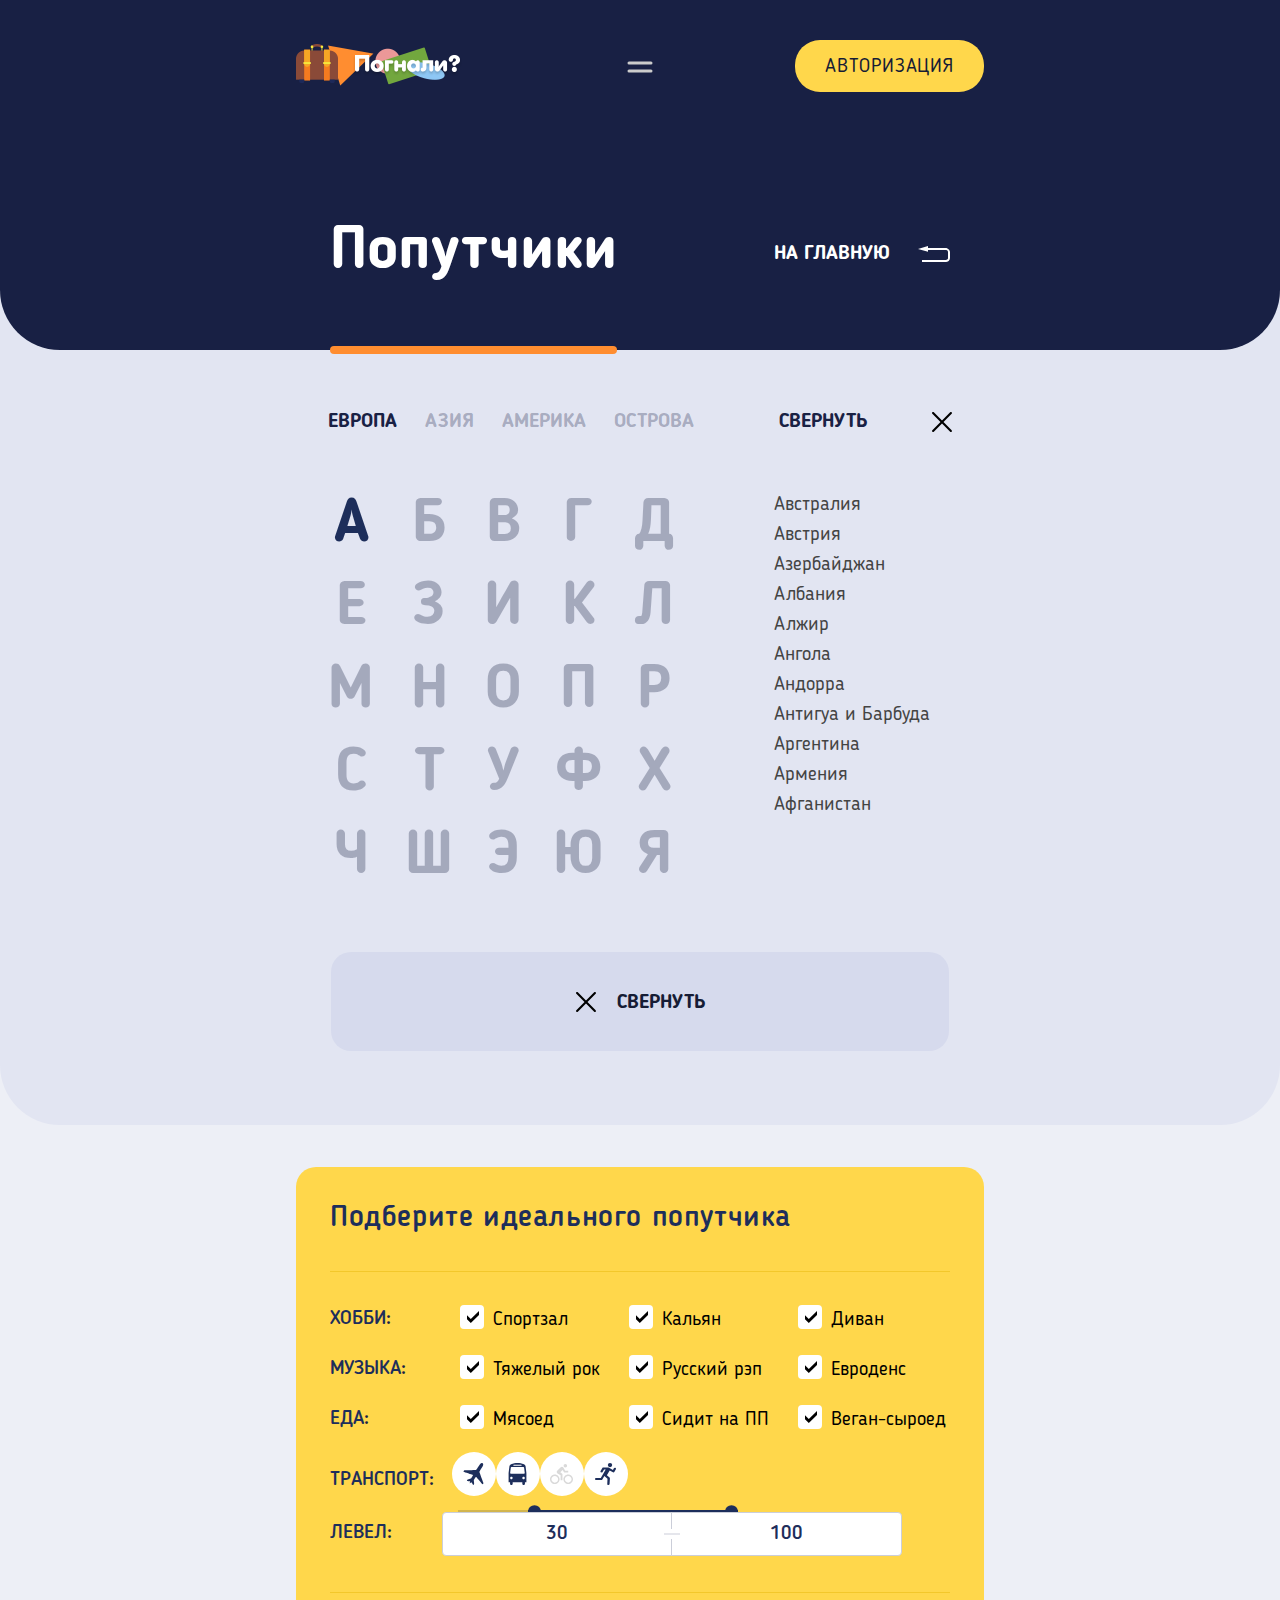
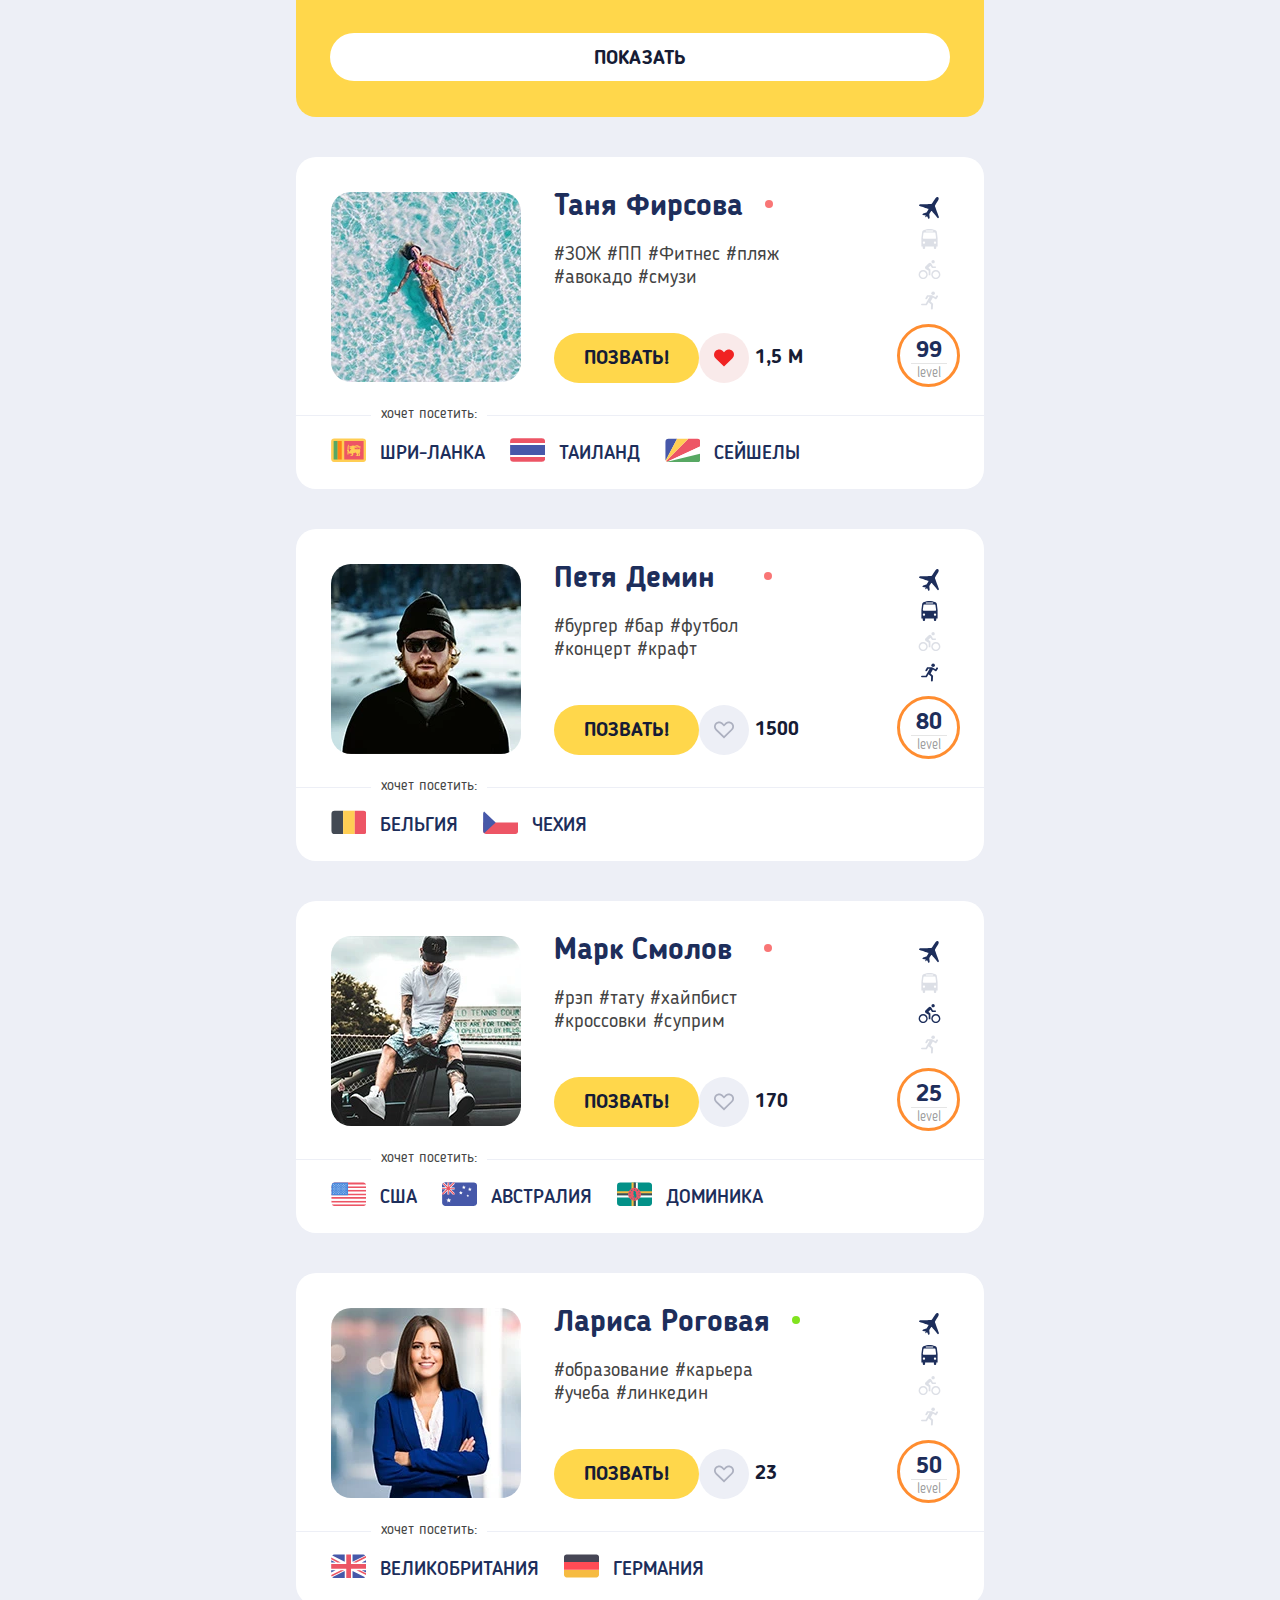
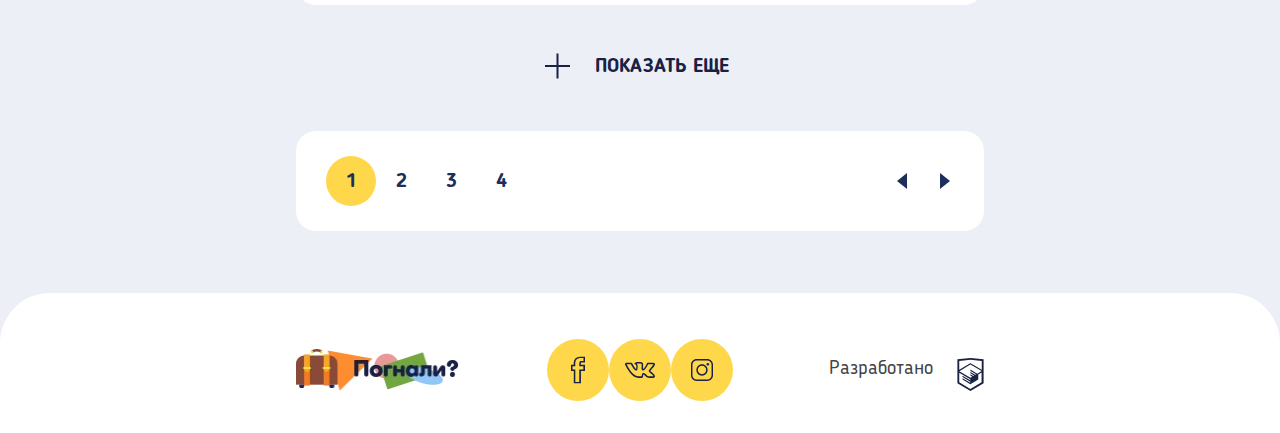
<file: catalog.html>
<!DOCTYPE html>
<html class="page" lang="ru">
  <head>
    <meta charset="utf-8">
    <title>Погнали? - Попутчики</title>
    <meta name="viewport" content="width=device-width, initial-scale=1">
    <link rel="preload" as="style" href="css/styles.min.css">
    <link rel="preload" as="font" crossorigin="anonymous" href="fonts/bloggersans.woff2">
    <link rel="preload" as="font" crossorigin="anonymous" href="fonts/bloggersans-bold.woff2">
    <link rel="preload" as="font" crossorigin="anonymous" href="fonts/bloggersans-medium.woff2">
    <link rel="preload" as="font" crossorigin="anonymous" href="fonts/bloggersans-light.woff2">
    <link rel="stylesheet" type="text/css" href="css/styles.min.css">
  </head>
  <body class="page__body body body--header-collapsed">
    <!-- Body on other pages (not index) has body--header-collapsed -->
    <!-- Class "body--header-modal" is added after JS is loaded if body doesn't have class "body--header-collapsed" -->
    <!-- Class "body--header-collapsed" is toggled after click on "header__burger-button" -->
    <!-- If body has class body--header-collapsed class body--header-modal is removed -->
    <!-- Class "body--header-fixed" should be added after page scrolling down and removed after scrolling to the top-->
    <header class="header header--big">
      <div class="wrapper">
        <div class="header__logo-btn-nav-wrapper">
          <a class="header__logo-wrapper" href="index.html">
            <picture>
              <source type="image/webp" media="(min-width: 1440px)" srcset="img/logo-desktop-white@1x.webp 1x, img/logo-desktop-white@2x.webp 2x">
              <source type="image/webp" media="(min-width: 768px)" srcset="img/logo-tablet-blue@1x.webp 1x, img/logo-tablet-blue@2x.webp 2x">
              <source type="image/webp" srcset="img/logo-mobile-blue@1x.webp 1x, img/logo-mobile-blue@2x.webp 2x">
              <source media="(min-width: 1440px)" srcset="img/logo-desktop-white@1x.png 1x, img/logo-desktop-white@2x.png 2x">
              <source media="(min-width: 768px)" srcset="img/logo-tablet-blue@1x.png 1x, img/logo-tablet-blue@2x.png 2x">
              <img class="header__logo-img" src="img/logo-mobile-blue@1x.png" srcset="img/logo-mobile-blue@2x.png 2x" alt="Погнали?">
            </picture>
          </a>
          <button class="header__burger-button" type="button">
            <span class="visuallyhidden">Скрыть меню</span>
          </button>
          <nav class="header__main-nav main-nav">
            <ul class="main-nav__list pages-list">
              <li class="pages-list__item">
                <a class="pages-list__link" href="index.html">О сервисе</a>
              </li>
              <li class="pages-list__item">
                <a class="pages-list__link" href="form.html">Направления</a>
              </li>
              <li class="pages-list__item">
                <a class="pages-list__link" href="#">Попутчики</a>
              </li>
            </ul>
          </nav>
          <div class="header__contacts-user-nav-wrapper">
            <ul class="header__contacts-list contacts-list contacts-list--main">
              <li class="contacts-list__item contacts-list__item--main">
                <a class="contacts-list__item-link" href="tel:88005558628">
                  <div class="contacts-list__item-icon">
                    <span class="visuallyhidden">Позвонить нам</span>
                    <svg class="contacts-list__item-svg contacts-list__item-svg--phone" width="16" height="15">
                      <use xlink:href="#contacts-phone"></use>
                    </svg>
                  </div>
                  <span class="contacts-list__item-text">8 800 555-86-28</span>
                </a>
              </li>
              <li class="contacts-list__item contacts-list__item--main">
                <a class="contacts-list__item-link" href="mailto:mail@htmlacademy.ru">
                  <div class="contacts-list__item-icon">
                    <span class="visuallyhidden">Написать нам на e-mail</span>
                    <svg class="contacts-list__item-svg contacts-list__item-svg--mail" width="18" height="13">
                      <use xlink:href="#contacts-mail"></use>
                    </svg>
                  </div>
                  <span class="contacts-list__item-text">mail@htmlacademy.ru</span>
                </a>
              </li>
            </ul>
            <ul class="header__user-list user-nav-list">
              <li class="user-nav-list__item">
                <a class="user-nav-list__link" href="#">Авторизация</a>
              </li>
            </ul>
          </div>
        </div>
        <ul class="header__socials socials-list socials-list--header">
          <li class="socials-list__item">
            <a class="socials-list__link" href="#">
              <span class="visuallyhidden">Наша страница в Фейсбук</span>
              <svg class="socials-list__svg socials-list__svg--facebook" width="11" height="21">
                <use xlink:href="#facebook"></use>
              </svg>
            </a>
          </li>
          <li class="socials-list__item">
            <a class="socials-list__link" href="#">
              <span class="visuallyhidden">Наша страница в ВК</span>
              <svg class="socials-list__svg socials-list__svg--vk" width="22" height="12">
                <use xlink:href="#vk"></use>
              </svg>
            </a>
          </li>
          <li class="socials-list__item">
            <a class="socials-list__link" href="#">
              <span class="visuallyhidden">Наша страница в Инстаграм</span>
              <svg class="socials-list__svg socials-list__svg--instagram" width="17" height="17">
                <use xlink:href="#instagram"></use>
              </svg>
            </a>
          </li>
        </ul>
      </div>
    </header>
    <main class="page-main">
      <div class="page-heading">
        <div class="wrapper">
          <div class="page-heading__content-wrapper">
            <h1 class="page-heading__text">Попутчики</h1>
            <a class="page-heading__link" href="index.html">На главную</a>
          </div>
        </div>
      </div>
      <section class="country-filter">
        <!-- ! Class country-filter--collapsed is added  after click on country-filter__button -->
        <div class="wrapper country-filter__content-wrapper">
          <div class="country-filter__collapsed-wrapper">
            <h2 class="country-filter__heading">Фильтрация по странам</h2>
            <!-- After clicking on this button the class "country-filter__button--close" should change to "country-filter__button--open" -->
            <ul class="country-filter__continent-list">
              <li class="country-filter__continent-item">
                <a class="country-filter__continent-link country-filter__continent-link--active" href="#">Европа</a>
              </li>
              <li class="country-filter__continent-item">
                <a class="country-filter__continent-link" href="#">Азия</a>
              </li>
              <li class="country-filter__continent-item">
                <a class="country-filter__continent-link" href="#">Америка</a>
              </li>
              <li class="country-filter__continent-item">
                <a class="country-filter__continent-link" href="#">Острова</a>
              </li>
            </ul>
            <button class="country-filter__button country-filter__button--close">
              <span class="country-filter__button-text country-filter__button-text--close">Свернуть</span>
              <svg class="country-filter__button-icon country-filter__button-icon--close" width="16" height="16">
                <use xlink:href="#filter-close"></use>
              </svg>
              <span class="country-filter__button-text country-filter__button-text--show">Показать все</span>
              <svg class="country-filter__button-icon country-filter__button-icon--show" width="17" height="3">
                <use xlink:href="#dots"></use>
              </svg>
            </button>
          </div>
          <div class="country-filter__lists-wrapper letter-countries-lists letter-countries-lists--max">
            <ul class="letter-countries-lists__letter-list">
              <li class="letter-countries-lists__letter-item letter-countries-lists__letter-item--selected">
                <a class="letter-countries-lists__letter-for-country-list" href="#">А</a>
                <ul class="letter-countries-lists__country-list letter-countries-lists__country-list--max">
                  <li class="letter-countries-lists__country-item">
                    <a class="letter-countries-lists__country-link" href="#">Австралия</a>
                  </li>
                  <li class="letter-countries-lists__country-item">
                    <a class="letter-countries-lists__country-link" href="#">Австрия</a>
                  </li>
                  <li class="letter-countries-lists__country-item">
                    <a class="letter-countries-lists__country-link" href="#">Азербайджан</a>
                  </li>
                  <li class="letter-countries-lists__country-item">
                    <a class="letter-countries-lists__country-link" href="#">Албания</a>
                  </li>
                  <li class="letter-countries-lists__country-item">
                    <a class="letter-countries-lists__country-link" href="#">Алжир</a>
                  </li>
                  <li class="letter-countries-lists__country-item">
                    <a class="letter-countries-lists__country-link" href="#">Ангола</a>
                  </li>
                  <li class="letter-countries-lists__country-item">
                    <a class="letter-countries-lists__country-link" href="#">Андорра</a>
                  </li>
                  <li class="letter-countries-lists__country-item">
                    <a class="letter-countries-lists__country-link" href="#">Антигуа и Барбуда</a>
                  </li>
                  <li class="letter-countries-lists__country-item">
                    <a class="letter-countries-lists__country-link" href="#">Аргентина</a>
                  </li>
                  <li class="letter-countries-lists__country-item">
                    <a class="letter-countries-lists__country-link" href="#">Армения</a>
                  </li>
                  <li class="letter-countries-lists__country-item">
                    <a class="letter-countries-lists__country-link" href="#">Афганистан</a>
                  </li>
                </ul>
              </li>
              <li class="letter-countries-lists__letter-item">
                <a class="letter-countries-lists__letter-for-country-list" href="#">Б</a>
                <ul class="letter-countries-lists__country-list">
                  <li class="letter-countries-lists__country-item">
                    <a class="letter-countries-lists__country-link" href="#">Багамские&nbsp;Острова</a>
                  </li>
                  <li class="letter-countries-lists__country-item">
                    <a class="letter-countries-lists__country-link" href="#">Бангладеш</a>
                  </li>
                  <li class="letter-countries-lists__country-item">
                    <a class="letter-countries-lists__country-link" href="#">Барбадос</a>
                  </li>
                  <li class="letter-countries-lists__country-item">
                    <a class="letter-countries-lists__country-link" href="#">Бахрейн</a>
                  </li>
                  <li class="letter-countries-lists__country-item">
                    <a class="letter-countries-lists__country-link" href="#">Белоруссия</a>
                  </li>
                  <li class="letter-countries-lists__country-item">
                    <a class="letter-countries-lists__country-link" href="#">Белиз</a>
                  </li>
                  <li class="letter-countries-lists__country-item">
                    <a class="letter-countries-lists__country-link" href="#">Бельгия</a>
                  </li>
                  <li class="letter-countries-lists__country-item">
                    <a class="letter-countries-lists__country-link" href="#">Бенин</a>
                  </li>
                  <li class="letter-countries-lists__country-item">
                    <a class="letter-countries-lists__country-link" href="#">Болгария</a>
                  </li>
                  <li class="letter-countries-lists__country-item">
                    <a class="letter-countries-lists__country-link" href="#">Боливия</a>
                  </li>
                  <li class="letter-countries-lists__country-item">
                    <a class="letter-countries-lists__country-link" href="#">Босния&nbsp;и&nbsp;Герцеговина</a>
                  </li>
                  <li class="letter-countries-lists__country-item">
                    <a class="letter-countries-lists__country-link" href="#">Ботсвана</a>
                  </li>
                  <li class="letter-countries-lists__country-item">
                    <a class="letter-countries-lists__country-link" href="#">Бразилия</a>
                  </li>
                  <li class="letter-countries-lists__country-item">
                    <a class="letter-countries-lists__country-link" href="#">Бруней</a>
                  </li>
                  <li class="letter-countries-lists__country-item">
                    <a class="letter-countries-lists__country-link" href="#">Буркина‑Фасо</a>
                  </li>
                  <li class="letter-countries-lists__country-item">
                    <a class="letter-countries-lists__country-link" href="#">Бурунди</a>
                  </li>
                  <li class="letter-countries-lists__country-item">
                    <a class="letter-countries-lists__country-link" href="#">Бутан</a>
                  </li>
                </ul>
              </li>
              <li class="letter-countries-lists__letter-item">
                <a class="letter-countries-lists__letter-for-country-list" href="#">В</a>
                <ul class="letter-countries-lists__country-list">
                  <li class="letter-countries-lists__country-item">
                    <a class="letter-countries-lists__country-link" href="#">Вануату</a>
                  </li>
                  <li class="letter-countries-lists__country-item">
                    <a class="letter-countries-lists__country-link" href="#">Великобритания</a>
                  </li>
                  <li class="letter-countries-lists__country-item">
                    <a class="letter-countries-lists__country-link" href="#">Венгрия</a>
                  </li>
                  <li class="letter-countries-lists__country-item">
                    <a class="letter-countries-lists__country-link" href="#">Венесуэла</a>
                  </li>
                  <li class="letter-countries-lists__country-item">
                    <a class="letter-countries-lists__country-link" href="#">Восточный&nbsp;Тимор</a>
                  </li>
                  <li class="letter-countries-lists__country-item">
                    <a class="letter-countries-lists__country-link" href="#">Вьетнам</a>
                  </li>
                </ul>
              </li>
              <li class="letter-countries-lists__letter-item">
                <a class="letter-countries-lists__letter-for-country-list" href="#">Г</a>
                <ul class="letter-countries-lists__country-list">
                  <li class="letter-countries-lists__country-item">
                    <a class="letter-countries-lists__country-link" href="#">Габон</a>
                  </li>
                  <li class="letter-countries-lists__country-item">
                    <a class="letter-countries-lists__country-link" href="#">Гаити</a>
                  </li>
                  <li class="letter-countries-lists__country-item">
                    <a class="letter-countries-lists__country-link" href="#">Гайана</a>
                  </li>
                  <li class="letter-countries-lists__country-item">
                    <a class="letter-countries-lists__country-link" href="#">Гамбия</a>
                  </li>
                  <li class="letter-countries-lists__country-item">
                    <a class="letter-countries-lists__country-link" href="#">Гана</a>
                  </li>
                  <li class="letter-countries-lists__country-item">
                    <a class="letter-countries-lists__country-link" href="#">Гватемала</a>
                  </li>
                  <li class="letter-countries-lists__country-item">
                    <a class="letter-countries-lists__country-link" href="#">Гвинея</a>
                  </li>
                  <li class="letter-countries-lists__country-item">
                    <a class="letter-countries-lists__country-link" href="#">Гвинея‑Бисау</a>
                  </li>
                  <li class="letter-countries-lists__country-item">
                    <a class="letter-countries-lists__country-link" href="#">Германия</a>
                  </li>
                  <li class="letter-countries-lists__country-item">
                    <a class="letter-countries-lists__country-link" href="#">Гондурас</a>
                  </li>
                  <li class="letter-countries-lists__country-item">
                    <a class="letter-countries-lists__country-link" href="#">Гренада</a>
                  </li>
                  <li class="letter-countries-lists__country-item">
                    <a class="letter-countries-lists__country-link" href="#">Греция</a>
                  </li>
                  <li class="letter-countries-lists__country-item">
                    <a class="letter-countries-lists__country-link" href="#">Грузия</a>
                  </li>
                </ul>
              </li>
              <li class="letter-countries-lists__letter-item">
                <a class="letter-countries-lists__letter-for-country-list" href="#">Д</a>
                <ul class="letter-countries-lists__country-list">
                  <li class="letter-countries-lists__country-item">
                    <a class="letter-countries-lists__country-link" href="#">Дания</a>
                  </li>
                  <li class="letter-countries-lists__country-item">
                    <a class="letter-countries-lists__country-link" href="#">Джибути</a>
                  </li>
                  <li class="letter-countries-lists__country-item">
                    <a class="letter-countries-lists__country-link" href="#">Доминика</a>
                  </li>
                  <li class="letter-countries-lists__country-item">
                    <a class="letter-countries-lists__country-link" href="#">Доминикана</a>
                  </li>
                </ul>
              </li>
              <li class="letter-countries-lists__letter-item">
                <a class="letter-countries-lists__letter-for-country-list" href="#">Е</a>
                <ul class="letter-countries-lists__country-list">
                  <li class="letter-countries-lists__country-item">
                    <a class="letter-countries-lists__country-link" href="#">Египет</a>
                  </li>
                </ul>
              </li>
              <li class="letter-countries-lists__letter-item">
                <a class="letter-countries-lists__letter-for-country-list" href="#">З</a>
                <ul class="letter-countries-lists__country-list">
                  <li class="letter-countries-lists__country-item">
                    <a class="letter-countries-lists__country-link" href="#">Замбия</a>
                  </li>
                  <li class="letter-countries-lists__country-item">
                    <a class="letter-countries-lists__country-link" href="#">Зимбабве</a>
                  </li>
                </ul>
              </li>
              <li class="letter-countries-lists__letter-item">
                <a class="letter-countries-lists__letter-for-country-list" href="#">И</a>
                <ul class="letter-countries-lists__country-list">
                  <li class="letter-countries-lists__country-item">
                    <a class="letter-countries-lists__country-link" href="#">Израиль</a>
                  </li>
                  <li class="letter-countries-lists__country-item">
                    <a class="letter-countries-lists__country-link" href="#">Индия</a>
                  </li>
                  <li class="letter-countries-lists__country-item">
                    <a class="letter-countries-lists__country-link" href="#">Индонезия</a>
                  </li>
                  <li class="letter-countries-lists__country-item">
                    <a class="letter-countries-lists__country-link" href="#">Иордания</a>
                  </li>
                  <li class="letter-countries-lists__country-item">
                    <a class="letter-countries-lists__country-link" href="#">Ирак</a>
                  </li>
                  <li class="letter-countries-lists__country-item">
                    <a class="letter-countries-lists__country-link" href="#">Иран</a>
                  </li>
                  <li class="letter-countries-lists__country-item">
                    <a class="letter-countries-lists__country-link" href="#">Ирландия</a>
                  </li>
                  <li class="letter-countries-lists__country-item">
                    <a class="letter-countries-lists__country-link" href="#">Исландия</a>
                  </li>
                  <li class="letter-countries-lists__country-item">
                    <a class="letter-countries-lists__country-link" href="#">Испания</a>
                  </li>
                  <li class="letter-countries-lists__country-item">
                    <a class="letter-countries-lists__country-link" href="#">Италия</a>
                  </li>
                </ul>
              </li>
              <li class="letter-countries-lists__letter-item">
                <a class="letter-countries-lists__letter-for-country-list" href="#">К</a>
                <ul class="letter-countries-lists__country-list">
                  <li class="letter-countries-lists__country-item">
                    <a class="letter-countries-lists__country-link" href="#">Кабо‑Верде</a>
                  </li>
                  <li class="letter-countries-lists__country-item">
                    <a class="letter-countries-lists__country-link" href="#">Казахстан</a>
                  </li>
                  <li class="letter-countries-lists__country-item">
                    <a class="letter-countries-lists__country-link" href="#">Камбоджа</a>
                  </li>
                  <li class="letter-countries-lists__country-item">
                    <a class="letter-countries-lists__country-link" href="#">Камерун</a>
                  </li>
                  <li class="letter-countries-lists__country-item">
                    <a class="letter-countries-lists__country-link" href="#">Канада</a>
                  </li>
                  <li class="letter-countries-lists__country-item">
                    <a class="letter-countries-lists__country-link" href="#">Катар</a>
                  </li>
                  <li class="letter-countries-lists__country-item">
                    <a class="letter-countries-lists__country-link" href="#">Кения</a>
                  </li>
                  <li class="letter-countries-lists__country-item">
                    <a class="letter-countries-lists__country-link" href="#">Кипр</a>
                  </li>
                  <li class="letter-countries-lists__country-item">
                    <a class="letter-countries-lists__country-link" href="#">Киргизия</a>
                  </li>
                  <li class="letter-countries-lists__country-item">
                    <a class="letter-countries-lists__country-link" href="#">Кирибати</a>
                  </li>
                  <li class="letter-countries-lists__country-item">
                    <a class="letter-countries-lists__country-link" href="#">Китай</a>
                  </li>
                  <li class="letter-countries-lists__country-item">
                    <a class="letter-countries-lists__country-link" href="#">Колумбия</a>
                  </li>
                </ul>
              </li>
              <li class="letter-countries-lists__letter-item">
                <a class="letter-countries-lists__letter-for-country-list" href="#">Л</a>
                <ul class="letter-countries-lists__country-list">
                  <li class="letter-countries-lists__country-item">
                    <a class="letter-countries-lists__country-link" href="#">Лаос</a>
                  </li>
                  <li class="letter-countries-lists__country-item">
                    <a class="letter-countries-lists__country-link" href="#">Латвия</a>
                  </li>
                  <li class="letter-countries-lists__country-item">
                    <a class="letter-countries-lists__country-link" href="#">Лесото</a>
                  </li>
                  <li class="letter-countries-lists__country-item">
                    <a class="letter-countries-lists__country-link" href="#">Либерия</a>
                  </li>
                  <li class="letter-countries-lists__country-item">
                    <a class="letter-countries-lists__country-link" href="#">Ливан</a>
                  </li>
                  <li class="letter-countries-lists__country-item">
                    <a class="letter-countries-lists__country-link" href="#">Ливия</a>
                  </li>
                  <li class="letter-countries-lists__country-item">
                    <a class="letter-countries-lists__country-link" href="#">Литва</a>
                  </li>
                  <li class="letter-countries-lists__country-item">
                    <a class="letter-countries-lists__country-link" href="#">Лихтенштейн</a>
                  </li>
                  <li class="letter-countries-lists__country-item">
                    <a class="letter-countries-lists__country-link" href="#">Люксембург</a>
                  </li>
                </ul>
              </li>
              <li class="letter-countries-lists__letter-item">
                <a class="letter-countries-lists__letter-for-country-list" href="#">М</a>
                <ul class="letter-countries-lists__country-list">
                  <li class="letter-countries-lists__country-item">
                    <a class="letter-countries-lists__country-link" href="#">Маврикий</a>
                  </li>
                  <li class="letter-countries-lists__country-item">
                    <a class="letter-countries-lists__country-link" href="#">Мавритания</a>
                  </li>
                  <li class="letter-countries-lists__country-item">
                    <a class="letter-countries-lists__country-link" href="#">Мадагаскар</a>
                  </li>
                  <li class="letter-countries-lists__country-item">
                    <a class="letter-countries-lists__country-link" href="#">Малави</a>
                  </li>
                  <li class="letter-countries-lists__country-item">
                    <a class="letter-countries-lists__country-link" href="#">Малайзия</a>
                  </li>
                  <li class="letter-countries-lists__country-item">
                    <a class="letter-countries-lists__country-link" href="#">Мали</a>
                  </li>
                  <li class="letter-countries-lists__country-item">
                    <a class="letter-countries-lists__country-link" href="#">Мальдивы</a>
                  </li>
                  <li class="letter-countries-lists__country-item">
                    <a class="letter-countries-lists__country-link" href="#">Мальта</a>
                  </li>
                  <li class="letter-countries-lists__country-item">
                    <a class="letter-countries-lists__country-link" href="#">Марокко</a>
                  </li>
                </ul>
              </li>
              <li class="letter-countries-lists__letter-item">
                <a class="letter-countries-lists__letter-for-country-list" href="#">Н</a>
                <ul class="letter-countries-lists__country-list">
                  <li class="letter-countries-lists__country-item">
                    <a class="letter-countries-lists__country-link" href="#">Намибия</a>
                  </li>
                  <li class="letter-countries-lists__country-item">
                    <a class="letter-countries-lists__country-link" href="#">Науру</a>
                  </li>
                  <li class="letter-countries-lists__country-item">
                    <a class="letter-countries-lists__country-link" href="#">Непал</a>
                  </li>
                  <li class="letter-countries-lists__country-item">
                    <a class="letter-countries-lists__country-link" href="#">Нигер</a>
                  </li>
                  <li class="letter-countries-lists__country-item">
                    <a class="letter-countries-lists__country-link" href="#">Нигерия</a>
                  </li>
                  <li class="letter-countries-lists__country-item">
                    <a class="letter-countries-lists__country-link" href="#">Нидерланды</a>
                  </li>
                  <li class="letter-countries-lists__country-item">
                    <a class="letter-countries-lists__country-link" href="#">Никарагуа</a>
                  </li>
                  <li class="letter-countries-lists__country-item">
                    <a class="letter-countries-lists__country-link" href="#">Новая&nbsp;Зеландия</a>
                  </li>
                  <li class="letter-countries-lists__country-item">
                    <a class="letter-countries-lists__country-link" href="#">Норвегия</a>
                  </li>
                </ul>
              </li>
              <li class="letter-countries-lists__letter-item">
                <a class="letter-countries-lists__letter-for-country-list" href="#">О</a>
                <ul class="letter-countries-lists__country-list">
                  <li class="letter-countries-lists__country-item">
                    <a class="letter-countries-lists__country-link" href="#">ОАЭ</a>
                  </li>
                  <li class="letter-countries-lists__country-item">
                    <a class="letter-countries-lists__country-link" href="#">Оман</a>
                  </li>
                </ul>
              </li>
              <li class="letter-countries-lists__letter-item">
                <a class="letter-countries-lists__letter-for-country-list" href="#">П</a>
                <ul class="letter-countries-lists__country-list">
                  <li class="letter-countries-lists__country-item">
                    <a class="letter-countries-lists__country-link" href="#">Пакистан</a>
                  </li>
                  <li class="letter-countries-lists__country-item">
                    <a class="letter-countries-lists__country-link" href="#">Палау</a>
                  </li>
                  <li class="letter-countries-lists__country-item">
                    <a class="letter-countries-lists__country-link" href="#">Панама</a>
                  </li>
                  <li class="letter-countries-lists__country-item">
                    <a class="letter-countries-lists__country-link" href="#">Папуа&nbsp;‑&nbsp;Новая&nbsp;Гвинея</a>
                  </li>
                  <li class="letter-countries-lists__country-item">
                    <a class="letter-countries-lists__country-link" href="#">Парагвай</a>
                  </li>
                  <li class="letter-countries-lists__country-item">
                    <a class="letter-countries-lists__country-link" href="#">Перу</a>
                  </li>
                  <li class="letter-countries-lists__country-item">
                    <a class="letter-countries-lists__country-link" href="#">Польша</a>
                  </li>
                  <li class="letter-countries-lists__country-item">
                    <a class="letter-countries-lists__country-link" href="#">Португалия</a>
                  </li>
                </ul>
              </li>
              <li class="letter-countries-lists__letter-item">
                <a class="letter-countries-lists__letter-for-country-list" href="#">Р</a>
                <ul class="letter-countries-lists__country-list">
                  <li class="letter-countries-lists__country-item">
                    <a class="letter-countries-lists__country-link" href="#">Руанда</a>
                  </li>
                  <li class="letter-countries-lists__country-item">
                    <a class="letter-countries-lists__country-link" href="#">Румыния</a>
                  </li>
                  <li class="letter-countries-lists__country-item">
                    <a class="letter-countries-lists__country-link" href="#">Россия</a>
                  </li>
                </ul>
              </li>
              <li class="letter-countries-lists__letter-item">
                <a class="letter-countries-lists__letter-for-country-list" href="#">С</a>
                <ul class="letter-countries-lists__country-list">
                  <li class="letter-countries-lists__country-item">
                    <a class="letter-countries-lists__country-link" href="#">Сальвадор</a>
                  </li>
                  <li class="letter-countries-lists__country-item">
                    <a class="letter-countries-lists__country-link" href="#">Самоа</a>
                  </li>
                  <li class="letter-countries-lists__country-item">
                    <a class="letter-countries-lists__country-link" href="#">Сан‑Марино</a>
                  </li>
                  <li class="letter-countries-lists__country-item">
                    <a class="letter-countries-lists__country-link" href="#">Саудовская&nbsp;Аравия</a>
                  </li>
                  <li class="letter-countries-lists__country-item">
                    <a class="letter-countries-lists__country-link" href="#">Сейшелы</a>
                  </li>
                  <li class="letter-countries-lists__country-item">
                    <a class="letter-countries-lists__country-link" href="#">Сенегал</a>
                  </li>
                  <li class="letter-countries-lists__country-item">
                    <a class="letter-countries-lists__country-link" href="#">Сербия</a>
                  </li>
                  <li class="letter-countries-lists__country-item">
                    <a class="letter-countries-lists__country-link" href="#">Сингапур</a>
                  </li>
                  <li class="letter-countries-lists__country-item">
                    <a class="letter-countries-lists__country-link" href="#">Сирия</a>
                  </li>
                  <li class="letter-countries-lists__country-item">
                    <a class="letter-countries-lists__country-link" href="#">Словакия</a>
                  </li>
                  <li class="letter-countries-lists__country-item">
                    <a class="letter-countries-lists__country-link" href="#">Словения</a>
                  </li>
                  <li class="letter-countries-lists__country-item">
                    <a class="letter-countries-lists__country-link" href="#">США</a>
                  </li>
                </ul>
              </li>
              <li class="letter-countries-lists__letter-item">
                <a class="letter-countries-lists__letter-for-country-list" href="#">Т</a>
                <ul class="letter-countries-lists__country-list">
                  <li class="letter-countries-lists__country-item">
                    <a class="letter-countries-lists__country-link" href="#">Таджикистан</a>
                  </li>
                  <li class="letter-countries-lists__country-item">
                    <a class="letter-countries-lists__country-link" href="#">Таиланд</a>
                  </li>
                  <li class="letter-countries-lists__country-item">
                    <a class="letter-countries-lists__country-link" href="#">Танзания</a>
                  </li>
                  <li class="letter-countries-lists__country-item">
                    <a class="letter-countries-lists__country-link" href="#">Того</a>
                  </li>
                  <li class="letter-countries-lists__country-item">
                    <a class="letter-countries-lists__country-link" href="#">Тонга</a>
                  </li>
                  <li class="letter-countries-lists__country-item">
                    <a class="letter-countries-lists__country-link" href="#">Тринидад&nbsp;и&nbsp;Тобаго</a>
                  </li>
                  <li class="letter-countries-lists__country-item">
                    <a class="letter-countries-lists__country-link" href="#">Тувалу</a>
                  </li>
                  <li class="letter-countries-lists__country-item">
                    <a class="letter-countries-lists__country-link" href="#">Тунис</a>
                  </li>
                  <li class="letter-countries-lists__country-item">
                    <a class="letter-countries-lists__country-link" href="#">Туркмения</a>
                  </li>
                  <li class="letter-countries-lists__country-item">
                    <a class="letter-countries-lists__country-link" href="#">Турция</a>
                  </li>
                </ul>
              </li>
              <li class="letter-countries-lists__letter-item">
                <a class="letter-countries-lists__letter-for-country-list" href="#">У</a>
                <ul class="letter-countries-lists__country-list">
                  <li class="letter-countries-lists__country-item">
                    <a class="letter-countries-lists__country-link" href="#">Уганда</a>
                  </li>
                  <li class="letter-countries-lists__country-item">
                    <a class="letter-countries-lists__country-link" href="#">Узбекистан</a>
                  </li>
                  <li class="letter-countries-lists__country-item">
                    <a class="letter-countries-lists__country-link" href="#">Украина</a>
                  </li>
                  <li class="letter-countries-lists__country-item">
                    <a class="letter-countries-lists__country-link" href="#">Уругвай</a>
                  </li>
                </ul>
              </li>
              <li class="letter-countries-lists__letter-item">
                <a class="letter-countries-lists__letter-for-country-list" href="#">Ф</a>
                <ul class="letter-countries-lists__country-list">
                  <li class="letter-countries-lists__country-item">
                    <a class="letter-countries-lists__country-link" href="#">Фиджи</a>
                  </li>
                  <li class="letter-countries-lists__country-item">
                    <a class="letter-countries-lists__country-link" href="#">Филиппины</a>
                  </li>
                  <li class="letter-countries-lists__country-item">
                    <a class="letter-countries-lists__country-link" href="#">Финляндия</a>
                  </li>
                  <li class="letter-countries-lists__country-item">
                    <a class="letter-countries-lists__country-link" href="#">Франция</a>
                  </li>
                </ul>
              </li>
              <li class="letter-countries-lists__letter-item">
                <a class="letter-countries-lists__letter-for-country-list" href="#">Х</a>
                <ul class="letter-countries-lists__country-list">
                  <li class="letter-countries-lists__country-item">
                    <a class="letter-countries-lists__country-link" href="#">Хорватия</a>
                  </li>
                </ul>
              </li>
              <li class="letter-countries-lists__letter-item">
                <a class="letter-countries-lists__letter-for-country-list" href="#">Ч</a>
                <ul class="letter-countries-lists__country-list">
                  <li class="letter-countries-lists__country-item">
                    <a class="letter-countries-lists__country-link" href="#">Чад</a>
                  </li>
                  <li class="letter-countries-lists__country-item">
                    <a class="letter-countries-lists__country-link" href="#">Черногория</a>
                  </li>
                  <li class="letter-countries-lists__country-item">
                    <a class="letter-countries-lists__country-link" href="#">Чехия</a>
                  </li>
                  <li class="letter-countries-lists__country-item">
                    <a class="letter-countries-lists__country-link" href="#">Чили</a>
                  </li>
                </ul>
              </li>
              <li class="letter-countries-lists__letter-item">
                <a class="letter-countries-lists__letter-for-country-list" href="#">Ш</a>
                <ul class="letter-countries-lists__country-list">
                  <li class="letter-countries-lists__country-item">
                    <a class="letter-countries-lists__country-link" href="#">Швейцария</a>
                  </li>
                  <li class="letter-countries-lists__country-item">
                    <a class="letter-countries-lists__country-link" href="#">Швеция</a>
                  </li>
                  <li class="letter-countries-lists__country-item">
                    <a class="letter-countries-lists__country-link" href="#">Шри‑Ланка</a>
                  </li>
                </ul>
              </li>
              <li class="letter-countries-lists__letter-item">
                <a class="letter-countries-lists__letter-for-country-list" href="#">Э</a>
                <ul class="letter-countries-lists__country-list">
                  <li class="letter-countries-lists__country-item">
                    <a class="letter-countries-lists__country-link" href="#">Эквадор</a>
                  </li>
                  <li class="letter-countries-lists__country-item">
                    <a class="letter-countries-lists__country-link" href="#">Эритрея</a>
                  </li>
                  <li class="letter-countries-lists__country-item">
                    <a class="letter-countries-lists__country-link" href="#">Эсватини</a>
                  </li>
                  <li class="letter-countries-lists__country-item">
                    <a class="letter-countries-lists__country-link" href="#">Эстония</a>
                  </li>
                  <li class="letter-countries-lists__country-item">
                    <a class="letter-countries-lists__country-link" href="#">Эфиопия</a>
                  </li>
                </ul>
              </li>
              <li class="letter-countries-lists__letter-item">
                <a class="letter-countries-lists__letter-for-country-list" href="#">Ю</a>
                <ul class="letter-countries-lists__country-list">
                  <li class="letter-countries-lists__country-item">
                    <a class="letter-countries-lists__country-link" href="#">ЮАР</a>
                  </li>
                  <li class="letter-countries-lists__country-item">
                    <a class="letter-countries-lists__country-link" href="#">Южный&nbsp;Судан</a>
                  </li>
                </ul>
              </li>
              <li class="letter-countries-lists__letter-item">
                <a class="letter-countries-lists__letter-for-country-list" href="#">Я</a>
                <ul class="letter-countries-lists__country-list">
                  <li class="letter-countries-lists__country-item">
                    <a class="letter-countries-lists__country-link" href="#">Ямайка</a>
                  </li>
                  <li class="letter-countries-lists__country-item">
                    <a class="letter-countries-lists__country-link" href="#">Япония</a>
                  </li>
                </ul>
              </li>
            </ul>
            <div class="letter-countries-lists__list-placeholder">
              <!-- Elements in this div will be changed to "letter-countries-lists__country-list" accodring to the clicked letter -->
                <ul class="letter-countries-lists__country-list letter-countries-lists__country-list--shown">
                  <li class="letter-countries-lists__country-item">
                    <a class="letter-countries-lists__country-link" href="islands/australia.html">Австралия</a>
                  </li>
                  <li class="letter-countries-lists__country-item">
                    <a class="letter-countries-lists__country-link" href="europe/austia.html">Австрия</a>
                  </li>
                  <li class="letter-countries-lists__country-item">
                    <a class="letter-countries-lists__country-link" href="europe/azerbaijan.html">Азербайджан</a>
                  </li>
                  <li class="letter-countries-lists__country-item">
                    <a class="letter-countries-lists__country-link" href="europe/albania.html">Албания</a>
                  </li>
                  <li class="letter-countries-lists__country-item">
                    <a class="letter-countries-lists__country-link" href="europe/algeria.html">Алжир</a>
                  </li>
                  <li class="letter-countries-lists__country-item">
                    <a class="letter-countries-lists__country-link" href="europe/angola.html">Ангола</a>
                  </li>
                  <li class="letter-countries-lists__country-item">
                    <a class="letter-countries-lists__country-link" href="europe/andorra.html">Андорра</a>
                  </li>
                  <li class="letter-countries-lists__country-item">
                    <a class="letter-countries-lists__country-link" href="europe/antigua-and-barbuda.html">Антигуа&nbsp;и&nbsp;Барбуда</a>
                  </li>
                  <li class="letter-countries-lists__country-item">
                    <a class="letter-countries-lists__country-link" href="europe/argentina.html">Аргентина</a>
                  </li>
                  <li class="letter-countries-lists__country-item">
                    <a class="letter-countries-lists__country-link" href="europe/armeniaia.html">Армения</a>
                  </li>
                  <li class="letter-countries-lists__country-item">
                    <a class="letter-countries-lists__country-link" href="europe/afganistan.html">Афганистан</a>
                  </li>
                </ul>
            </div>
          </div>
          <button class="country-filter__hide-list-button">
            <svg class="country-filter__hide-list-button-svg" width="12" height="12">
              <use xlink:href="#filter-close"></use>
            </svg>
            <span class="country-filter__hide-list-button-text">Свернуть</span>
          </button>
        </div>
      </section>
      <div class="wrapper">
        <div class="catalog-grid">
          <section class="profile-filters catalog-grid__column-aside">
            <div class="profile-filters-wrapper">
                <h2 class="profile-filters__heading">Подберите идеального попутчика</h2>
                <form class="profile-filters__form" action="https://echo.htmlacademy.ru/courses" method="get">
                  <fieldset class="profile-filters__fieldset-wrapper">
                    <div class="profile-filters__fieldset filter-section">
                      <!-- After click on this button class "filter-section__button--hide" should be changed to "filter-section__button--show" -->
                      <button class="filter-section__button filter-section__button--hide" type="button">
                        <span class="filter-section__button-text">Хобби</span>
                        <span class="visuallyhidden">Показать</span>
                      </button>
                      <!-- If button "filter-section__button" has class "filter-section__button--hide"
                        element "filter-section__input-list" should have class "filter-section__input-list--hidden"-->
                      <ul class="filter-section__input-list filter-section__input-list--column">
                        <li class="filter-section__input-label-wrapper checkbox-row">
                          <input class="checkbox-row__input visuallyhidden" type="checkbox" id="sport" name="name" value="value" checked>
                          <label class="checkbox-row__label" for="sport">
                            Спортзал
                          </label>
                        </li>
                        <li class="filter-section__input-label-wrapper checkbox-row">
                          <input class="checkbox-row__input visuallyhidden" type="checkbox" id="vape" name="name" value="value" checked>
                          <label class="checkbox-row__label" for="vape">
                            Кальян
                          </label>
                        </li>
                        <li class="filter-section__input-label-wrapper checkbox-row">
                          <input class="checkbox-row__input visuallyhidden" type="checkbox" id="lazy" name="name" value="value" checked>
                          <label class="checkbox-row__label" for="lazy">
                            Диван
                          </label>
                        </li>
                      </ul>
                    </div>
                  </fieldset>
                  <fieldset class="profile-filters__fieldset-wrapper">
                    <div class="profile-filters__fieldset filter-section">
                      <!-- After click on this button class "filter-section__button--show" should be changed to "filter-section__button--hide" -->
                      <button class="filter-section__button filter-section__button--show" type="button">
                        <span class="filter-section__button-text">Музыка</span>
                        <span class="visuallyhidden">Показать</span>
                      </button>
                      <!-- If button "filter-section__button" has class "filter-section__button--hide"
                        list "filter-section__input-list" should have class "filter-section__input-list--hidden"-->
                      <ul class="filter-section__input-list filter-section__input-list--column">
                        <li class="filter-section__input-label-wrapper checkbox-row">
                          <input class="checkbox-row__input visuallyhidden" type="checkbox" id="rock" name="name" value="value" checked>
                          <label class="checkbox-row__label" for="rock">
                            Тяжелый рок
                          </label>
                        </li>
                        <li class="filter-section__input-label-wrapper checkbox-row">
                          <input class="checkbox-row__input visuallyhidden" type="checkbox" id="rap" name="name" value="value" checked>
                          <label class="checkbox-row__label" for="rap">
                            Русский рэп
                          </label>
                        </li>
                        <li class="filter-section__input-label-wrapper checkbox-row">
                          <input class="checkbox-row__input visuallyhidden" type="checkbox" id="pop" name="name" value="value" checked>
                          <label class="checkbox-row__label" for="pop">
                            Евроденс
                          </label>
                        </li>
                      </ul>
                    </div>
                  </fieldset>
                  <fieldset class="profile-filters__fieldset-wrapper">
                    <div class="profile-filters__fieldset filter-section">
                      <!-- After click on this button class "filter-section__button--show" should be changed to "filter-section__button--hide" -->
                      <button class="filter-section__button filter-section__button--show" type="button">
                        <span class="filter-section__button-text">Еда</span>
                        <span class="visuallyhidden">Показать</span>
                      </button>
                      <!-- If button "filter-section__button" has class "filter-section__button--hide"
                        element "filter-section__input-list" should have class "filter-section__input-list--hidden"-->
                      <ul class="filter-section__input-list filter-section__input-list--column">
                        <li class="filter-section__input-label-wrapper checkbox-row">
                          <input class="checkbox-row__input visuallyhidden" type="checkbox" id="meat" name="name" value="value" checked>
                          <label class="checkbox-row__label" for="meat">
                            Мясоед
                          </label>
                        </li>
                        <li class="filter-section__input-label-wrapper checkbox-row">
                          <input class="checkbox-row__input visuallyhidden" type="checkbox" id="healthy" name="name" value="value" checked>
                          <label class="checkbox-row__label" for="healthy">
                            Сидит на ПП
                          </label>
                        </li>
                        <li class="filter-section__input-label-wrapper checkbox-row">
                          <input class="checkbox-row__input visuallyhidden" type="checkbox" id="vegan" name="name" value="value" checked>
                          <label class="checkbox-row__label" for="vegan">
                            Веган-сыроед
                          </label>
                        </li>
                      </ul>
                    </div>
                  </fieldset>
                  <fieldset class="profile-filters__fieldset-wrapper">
                    <div class="profile-filters__fieldset filter-section filter-section--row">
                      <!-- After click on this button class "filter-section__button--show" should be changed to "filter-section__button--hide" -->
                      <button class="filter-section__button filter-section__button--show" type="button">
                        <span class="filter-section__button-text">Транспорт</span>
                        <span class="visuallyhidden">Показать</span>
                      </button>
                      <!-- If button "filter-section__button" has class "filter-section__button--hide"
                        element "filter-section__input-list" should have class "filter-section__input-list--hidden"-->
                      <ul class="filter-section__input-list filter-section__input-list--row transport-inputs">
                        <li class="transport-inputs__input-label-wrapper">
                          <input class="transport-inputs__input visuallyhidden" type="checkbox" checked id="transport-plane">
                          <label class="transport-inputs__label" for="transport-plane">
                            <span class="visuallyhidden">Самолет</span>
                            <svg class="transport-inputs__icon transport-inputs__icon--plane" width="15" height="15">
                              <use xlink:href="#plane"></use>
                            </svg>
                          </label>
                        </li>
                        <li class="transport-inputs__input-label-wrapper">
                          <input class="transport-inputs__input visuallyhidden" type="checkbox" checked id="transport-bus">
                          <label class="transport-inputs__label" for="transport-bus">
                            <span class="visuallyhidden">Авто</span>
                            <svg class="transport-inputs__icon transport-inputs__icon--bus" width="17" height="16">
                              <use xlink:href="#bus"></use>
                            </svg>
                          </label>
                        </li>
                        <li class="transport-inputs__input-label-wrapper">
                          <input class="transport-inputs__input visuallyhidden" type="checkbox" id="transport-bike">
                          <label class="transport-inputs__label" for="transport-bike">
                            <span class="visuallyhidden">Велосипед</span>
                            <svg class="transport-inputs__icon transport-inputs__icon--bike" width="15" height="12">
                              <use xlink:href="#bike"></use>
                            </svg>
                          </label>
                        </li>
                        <li class="transport-inputs__input-label-wrapper">
                          <input class="transport-inputs__input visuallyhidden" type="checkbox" checked id="transport-run">
                          <label class="transport-inputs__label" for="transport-run">
                            <span class="visuallyhidden">Пешком</span>
                            <svg class="transport-inputs__icon transport-inputs__icon--run" width="13" height="13">
                              <use xlink:href="#run"></use>
                            </svg>
                          </label>
                        </li>
                      </ul>
                    </div>
                  </fieldset>
                  <fieldset class="profile-filters__fieldset-wrapper">
                    <div class="profile-filters__fieldset filter-section filter-section--range">
                      <!-- After click on this button class "filter-section__button--show" should be changed to "filter-section__button--hide" -->
                      <button class="filter-section__button filter-section__button--show" type="button">
                        <span class="filter-section__button-text">Левел</span>
                        <span class="visuallyhidden">Показать</span>
                      </button>
                      <!-- If button "filter-section__button" has class "filter-section__button--hide"
                        list "filter-section__input-list" should have class "filter-section__input-list--hidden"-->
                      <div class="filter-section__input-list range-filter">
                        <ul class="range-filter__min-max-inputs">
                          <li class="range-filter__min-max-input-wrapper">
                            <input class="range-filter__input" id="level-min" type="text" min="0" max="100" placeholder="30">
                            <label for="level-min">
                              <span class="visuallyhidden">Минимальное значение уровня</span>
                            </label>
                          </li>
                          <li class="range-filter__min-max-input-wrapper">
                            <input class="range-filter__input" id="level-max" type="text" min="0" max="100" placeholder="100">
                            <label for="level-max">
                              <span class="visuallyhidden">Максимальное значение уровня</span>
                            </label>
                          </li>
                        </ul>
                        <div class="range-filter__range-bar range-bar">
                            <div class="range-bar__scale">
                                <div class="range-bar__bar"></div>
                            </div>
                            <button class="range-bar__toggle range-bar__toggle--min" type="button">
                                <span class="visuallyhidden">Левел от</span>
                            </button>
                            <button class="range-bar__toggle range-bar__toggle--max" type="button">
                                <span class="visuallyhidden">Левел до</span>
                            </button>
                        </div>
                      </div>
                    </div>
                  </fieldset>
                  <button class="profile-filters__submit-button" type="submit">Показать</button>
                </form>
            </div>
          </section>
          <section class="profiles catalog-grid__column-main">
            <h2 class="visuallyhidden">Найденные попутчики</h2>
            <ul class="profiles__list users-full-list">
              <li class="users-full-list__item user-full-card">
                <div class="user-full-card__pic-text-wrapper">
                  <a class="user-full-card__pic-wrapper" href="#">
                    <picture class="user-full-card__pic">
                      <source type="image/webp" media="(min-width: 1440px)" srcset="img/firsova-desktop@1x.webp 1x, img/firsova-desktop@2x.webp 2x">
                      <source type="image/webp" media="(min-width: 768px)" srcset="img/firsova-tablet@1x.webp 1x, img/firsova-tablet@2x.webp 2x">
                      <source type="image/webp" srcset="img/firsova-mobile@1x.webp 1x, img/firsova-mobile@2x.webp 2x">
                      <source media="(min-width: 1440px)" srcset="img/firsova-desktop@1x.jpg 1x, img/firsova-desktop@2x.jpg 2x">
                      <source media="(min-width: 768px)" srcset="img/firsova-tablet@1x.jpg 1x, img/firsova-tablet@2x.jpg 2x">
                      <img class="user-full-card__pic-file" src="img/firsova-mobile@1x.jpg" srcset="img/firsova-mobile@2x.jpg 2x" alt="Аватар пользователя Таня Фирсова">
                    </picture>
                  </a>
                  <a class="user-full-card__name-wrapper" href="#">
                    <h3 class="user-full-card__name user-full-card__name--offline">Таня Фирсова</h3>
                  </a>
                  <div class="user-full-card__button-like-wrapper">
                    <a class="user-full-card__button" href="#">Позвать!</a>
                    <div class="user-full-card__like-wrapper">
                      <button class="user-full-card__like-button user-full-card__like-button--on" aria-label="Лайкнуть">
                        <svg class="user-full-card__like-svg user-full-card__like-svg--off" width="13" height="11" aria-hidden="true">
                          <use xlink:href="#heart"></use>
                        </svg>
                        <svg class="user-full-card__like-svg user-full-card__like-svg--active" width="13" height="11" aria-hidden="true">
                          <use xlink:href="#heart-active"></use>
                        </svg>
                      </button>
                      <span class="user-full-card__like-number">1,5 м</span>
                    </div>
                  </div>
                  <p class="user-full-card__text">#ЗОЖ #ПП #Фитнес #пляж #авокадо #смузи</p>
                </div>
                <div class="user-full-card__countries-wrapper">
                  <span class="user-full-card__countries-list-title user-full-card__section-title">Хочет посетить:</span>
                  <ul class="user-full-card__countries countries-list">
                    <li class="countries-list__item">
                      <svg class="countries-list__icon" width="26" height="18">
                        <use xlink:href="#flag-sri-lanka"></use>
                      </svg>
                      <span class="countries-list__country-name">Шри-Ланка</span>
                    </li>
                    <li class="countries-list__item">
                      <svg class="countries-list__icon" width="26" height="18">
                        <use xlink:href="#flag-thailand"></use>
                      </svg>
                      <span class="countries-list__country-name">Таиланд</span>
                    </li>
                    <li class="countries-list__item">
                      <svg class="countries-list__icon" width="26" height="18">
                        <use xlink:href="#flag-seychelles"></use>
                      </svg>
                      <span class="countries-list__country-name">Сейшелы</span>
                    </li>
                  </ul>
                </div>
                <div class="user-full-card__travel-type-level-wrapper">
                  <div class="user-full-card__travel-type-wrapper">
                    <span class="user-full-card__travel-type-title user-full-card__section-title">Транспорт:</span>
                    <ul class="user-full-card__travel-type travel-type-list">
                      <li class="travel-type-list__item travel-type-list__item--color">
                        <svg class="travel-type-list__icon travel-type-list__icon--plane" width="14" height="16">
                          <use xlink:href="#plane"></use>
                        </svg>
                        <span class="travel-type-list__icon-desc">Авиаперелет</span>
                        <span class="visuallyhidden">Путешествует на самолете</span>
                      </li>
                      <li class="travel-type-list__item travel-type-list__item--color travel-type-list__item--disabled">
                        <svg class="travel-type-list__icon travel-type-list__icon--bus" width="13" height="16">
                          <use xlink:href="#bus"></use>
                        </svg>
                        <span class="travel-type-list__icon-desc">Автотранспорт</span>
                        <span class="visuallyhidden">Не путешествует на авто</span>
                      </li>
                      <li class="travel-type-list__item travel-type-list__item--color travel-type-list__item--disabled">
                        <svg class="travel-type-list__icon travel-type-list__icon--bike" width="14" height="17">
                          <use xlink:href="#bike"></use>
                        </svg>
                        <span class="travel-type-list__icon-desc">Велосипед</span>
                        <span class="visuallyhidden">Не путешествует на велосипеде</span>
                      </li>
                      <li class="travel-type-list__item travel-type-list__item--color travel-type-list__item--disabled">
                        <svg class="travel-type-list__icon travel-type-list__icon--run" width="12" height="16">
                          <use xlink:href="#run"></use>
                        </svg>
                        <span class="travel-type-list__icon-desc">Пешком</span>
                        <span class="visuallyhidden">Не путешествует пешком</span>
                      </li>
                    </ul>
                  </div>
                  <div class="user-full-card__level-wrapper">
                    <span class="user-full-card__level-title user-full-card__section-title">Левел:</span>
                    <div class="user-full-card__level user-level">
                      <span class="user-level__number">99</span>
                      <span class="user-level__text">level</span>
                    </div>
                  </div>
                </div>
              </li>
              <li class="users-full-list__item user-full-card">
                <div class="user-full-card__pic-text-wrapper">
                  <a class="user-full-card__pic-wrapper" href="#">
                    <picture class="user-full-card__pic">
                      <source type="image/webp" media="(min-width: 1440px)" srcset="img/demin-desktop@1x.webp 1x, img/demin-desktop@2x.webp 2x">
                      <source type="image/webp" media="(min-width: 768px)" srcset="img/demin-tablet@1x.webp 1x, img/demin-tablet@2x.webp 2x">
                      <source type="image/webp" srcset="img/demin-mobile@1x.webp 1x, img/demin-mobile@2x.webp 2x">
                      <source media="(min-width: 1440px)" srcset="img/demin-desktop@1x.jpg 1x, img/demin-desktop@2x.jpg 2x">
                      <source media="(min-width: 768px)" srcset="img/demin-tablet@1x.jpg 1x, img/demin-tablet@2x.jpg 2x">
                      <img class="user-full-card__pic-file" src="img/demin-mobile@1x.jpg" srcset="img/demin-mobile@2x.jpg 2x" alt="Аватар пользователя Петя Демин">
                    </picture>
                  </a>
                  <a class="user-full-card__name-wrapper" href="#">
                    <h3 class="user-full-card__name user-full-card__name--offline">Петя Демин</h3>
                  </a>
                  <div class="user-full-card__button-like-wrapper">
                    <a class="user-full-card__button" href="#">Позвать!</a>
                    <div class="user-full-card__like-wrapper">
                      <button class="user-full-card__like-button" aria-label="Лайкнуть">
                        <svg class="user-full-card__like-svg user-full-card__like-svg--off" width="13" height="11" aria-hidden="true">
                          <use xlink:href="#heart"></use>
                        </svg>
                        <svg class="user-full-card__like-svg user-full-card__like-svg--active" width="13" height="11" aria-hidden="true">
                          <use xlink:href="#heart-active"></use>
                        </svg>
                      </button>
                      <span class="user-full-card__like-number">1500</span>
                    </div>
                  </div>
                  <p class="user-full-card__text">#бургер #бар #футбол #концерт #крафт</p>
                </div>
                <div class="user-full-card__countries-wrapper">
                  <span class="user-full-card__countries-list-title user-full-card__section-title">Хочет посетить:</span>
                  <ul class="user-full-card__countries countries-list">
                    <li class="countries-list__item">
                      <svg class="countries-list__icon" width="26" height="18">
                        <use xlink:href="#flag-belgium"></use>
                      </svg>
                      <span class="countries-list__country-name">Бельгия</span>
                    </li>
                    <li class="countries-list__item">
                      <svg class="countries-list__icon" width="26" height="18">
                        <use xlink:href="#flag-czech"></use>
                      </svg>
                      <span class="countries-list__country-name">Чехия</span>
                    </li>
                  </ul>
                </div>
                <div class="user-full-card__travel-type-level-wrapper">
                  <div class="user-full-card__travel-type-wrapper">
                    <span class="user-full-card__travel-type-title user-full-card__section-title">Транспорт:</span>
                    <ul class="user-full-card__travel-type travel-type-list">
                      <li class="travel-type-list__item travel-type-list__item--color">
                        <svg class="travel-type-list__icon travel-type-list__icon--plane" width="14" height="16">
                          <use xlink:href="#plane"></use>
                        </svg>
                        <span class="travel-type-list__icon-desc">Авиаперелет</span>
                        <span class="visuallyhidden">Путешествует на самолете</span>
                      </li>
                      <li class="travel-type-list__item travel-type-list__item--color">
                        <svg class="travel-type-list__icon travel-type-list__icon--bus" width="13" height="16">
                          <use xlink:href="#bus"></use>
                        </svg>
                        <span class="travel-type-list__icon-desc">Автотранспорт</span>
                        <span class="visuallyhidden">Путешествует на авто</span>
                      </li>
                      <li class="travel-type-list__item travel-type-list__item--color travel-type-list__item--disabled">
                        <svg class="travel-type-list__icon travel-type-list__icon--bike" width="14" height="17">
                          <use xlink:href="#bike"></use>
                        </svg>
                        <span class="travel-type-list__icon-desc">Велосипед</span>
                        <span class="visuallyhidden">Не путешествует на велосипеде</span>
                      </li>
                      <li class="travel-type-list__item travel-type-list__item--color">
                        <svg class="travel-type-list__icon travel-type-list__icon--run" width="12" height="16">
                          <use xlink:href="#run"></use>
                        </svg>
                        <span class="travel-type-list__icon-desc">Пешком</span>
                        <span class="visuallyhidden">Путешествует пешком</span>
                      </li>
                    </ul>
                  </div>
                  <div class="user-full-card__level-wrapper">
                    <span class="user-full-card__level-title user-full-card__section-title">Левел:</span>
                    <div class="user-full-card__level user-level">
                      <span class="user-level__number">80</span>
                      <span class="user-level__text">level</span>
                    </div>
                  </div>
                </div>
              </li>
              <li class="users-full-list__item user-full-card">
                <div class="user-full-card__pic-text-wrapper">
                  <a class="user-full-card__pic-wrapper" href="#">
                    <picture class="user-full-card__pic">
                      <source type="image/webp" media="(min-width: 1440px)" srcset="img/smolov-desktop@1x.webp 1x, img/smolov-desktop@2x.webp 2x">
                      <source type="image/webp" media="(min-width: 768px)" srcset="img/smolov-tablet@1x.webp 1x, img/smolov-tablet@2x.webp 2x">
                      <source type="image/webp" srcset="img/smolov-mobile@1x.webp 1x, img/smolov-mobile@2x.webp 2x">
                      <source media="(min-width: 1440px)" srcset="img/smolov-desktop@1x.jpg 1x, img/smolov-desktop@2x.jpg 2x">
                      <source media="(min-width: 768px)" srcset="img/smolov-tablet@1x.jpg 1x, img/smolov-tablet@2x.jpg 2x">
                      <img class="user-full-card__pic-file" src="img/smolov-mobile@1x.jpg" srcset="img/smolov-mobile@2x.jpg 2x" alt="Аватар пользователя Марк Смолов">
                    </picture>
                  </a>
                  <a class="user-full-card__name-wrapper" href="#">
                    <h3 class="user-full-card__name user-full-card__name--offline">Марк Смолов</h3>
                  </a>
                  <div class="user-full-card__button-like-wrapper">
                    <a class="user-full-card__button" href="#">Позвать!</a>
                    <div class="user-full-card__like-wrapper">
                      <button class="user-full-card__like-button" aria-label="Лайкнуть">
                        <svg class="user-full-card__like-svg user-full-card__like-svg--off" width="13" height="11" aria-hidden="true">
                          <use xlink:href="#heart"></use>
                        </svg>
                        <svg class="user-full-card__like-svg user-full-card__like-svg--active" width="13" height="11" aria-hidden="true">
                          <use xlink:href="#heart-active"></use>
                        </svg>
                      </button>
                      <span class="user-full-card__like-number">170</span>
                    </div>
                  </div>
                  <p class="user-full-card__text">#рэп #тату #хайпбист #кроссовки #суприм</p>
                </div>
                <div class="user-full-card__countries-wrapper">
                  <span class="user-full-card__countries-list-title user-full-card__section-title">Хочет посетить:</span>
                  <ul class="user-full-card__countries countries-list">
                    <li class="countries-list__item">
                      <svg class="countries-list__icon" width="26" height="18">
                        <use xlink:href="#flag-usa"></use>
                      </svg>
                      <span class="countries-list__country-name">США</span>
                    </li>
                    <li class="countries-list__item">
                      <svg class="countries-list__icon" width="26" height="18">
                        <use xlink:href="#flag-australia"></use>
                      </svg>
                      <span class="countries-list__country-name">Австралия</span>
                    </li>
                    <li class="countries-list__item">
                      <svg class="countries-list__icon" width="26" height="18">
                        <use xlink:href="#flag-dominica"></use>
                      </svg>
                      <span class="countries-list__country-name">Доминика</span>
                    </li>
                  </ul>
                </div>
                <div class="user-full-card__travel-type-level-wrapper">
                  <div class="user-full-card__travel-type-wrapper">
                    <span class="user-full-card__travel-type-title user-full-card__section-title">Транспорт:</span>
                    <ul class="user-full-card__travel-type travel-type-list">
                      <li class="travel-type-list__item travel-type-list__item--color">
                        <svg class="travel-type-list__icon travel-type-list__icon--plane" width="14" height="16">
                          <use xlink:href="#plane"></use>
                        </svg>
                        <span class="travel-type-list__icon-desc">Авиаперелет</span>
                        <span class="visuallyhidden">Путешествует на самолете</span>
                      </li>
                      <li class="travel-type-list__item travel-type-list__item--color travel-type-list__item--disabled">
                        <svg class="travel-type-list__icon travel-type-list__icon--bus" width="13" height="16">
                          <use xlink:href="#bus"></use>
                        </svg>
                        <span class="travel-type-list__icon-desc">Автотранспорт</span>
                        <span class="visuallyhidden">Не путешествует на авто</span>
                      </li>
                      <li class="travel-type-list__item travel-type-list__item--color">
                        <svg class="travel-type-list__icon travel-type-list__icon--bike" width="14" height="17">
                          <use xlink:href="#bike"></use>
                        </svg>
                        <span class="travel-type-list__icon-desc">Велосипед</span>
                        <span class="visuallyhidden">Путешествует на велосипеде</span>
                      </li>
                      <li class="travel-type-list__item travel-type-list__item--color travel-type-list__item--disabled">
                        <svg class="travel-type-list__icon travel-type-list__icon--run" width="12" height="16">
                          <use xlink:href="#run"></use>
                        </svg>
                        <span class="travel-type-list__icon-desc">Пешком</span>
                        <span class="visuallyhidden">Не путешествует пешком</span>
                      </li>
                    </ul>
                  </div>
                  <div class="user-full-card__level-wrapper">
                    <span class="user-full-card__level-title user-full-card__section-title">Левел:</span>
                    <div class="user-full-card__level user-level">
                      <span class="user-level__number">25</span>
                      <span class="user-level__text">level</span>
                    </div>
                  </div>
                </div>
              </li>
              <li class="users-full-list__item user-full-card">
                <div class="user-full-card__pic-text-wrapper">
                  <a class="user-full-card__pic-wrapper" href="#">
                    <picture class="user-full-card__pic">
                      <source type="image/webp" media="(min-width: 1440px)" srcset="img/rogovaya-desktop@1x.webp 1x, img/rogovaya-desktop@2x.webp 2x">
                      <source type="image/webp" media="(min-width: 768px)" srcset="img/rogovaya-tablet@1x.webp 1x, img/rogovaya-tablet@2x.webp 2x">
                      <source type="image/webp" srcset="img/rogovaya-mobile@1x.webp 1x, img/rogovaya-mobile@2x.webp 2x">
                      <source media="(min-width: 1440px)" srcset="img/rogovaya-desktop@1x.jpg 1x, img/rogovaya-desktop@2x.jpg 2x">
                      <source media="(min-width: 768px)" srcset="img/rogovaya-tablet@1x.jpg 1x, img/rogovaya-tablet@2x.jpg 2x">
                      <img class="user-full-card__pic-file" src="img/rogovaya-mobile@1x.jpg" srcset="img/rogovaya-mobile@2x.jpg 2x" alt="Аватар пользователя Лариса Роговая">
                    </picture>
                  </a>
                  <a class="user-full-card__name-wrapper" href="#">
                    <h3 class="user-full-card__name user-full-card__name--online">Лариса Роговая</h3>
                  </a>
                  <div class="user-full-card__button-like-wrapper">
                    <a class="user-full-card__button" href="#">Позвать!</a>
                    <div class="user-full-card__like-wrapper">
                      <button class="user-full-card__like-button" aria-label="Лайкнуть">
                        <svg class="user-full-card__like-svg user-full-card__like-svg--off" width="13" height="11" aria-hidden="true">
                          <use xlink:href="#heart"></use>
                        </svg>
                        <svg class="user-full-card__like-svg user-full-card__like-svg--active" width="13" height="11" aria-hidden="true">
                          <use xlink:href="#heart-active"></use>
                        </svg>
                      </button>
                      <span class="user-full-card__like-number">23</span>
                    </div>
                  </div>
                  <p class="user-full-card__text">#образование #карьера #учеба #линкедин</p>
                </div>
                <div class="user-full-card__countries-wrapper">
                  <span class="user-full-card__countries-list-title user-full-card__section-title">Хочет посетить:</span>
                  <ul class="user-full-card__countries countries-list">
                    <li class="countries-list__item">
                      <svg class="countries-list__icon" width="26" height="18">
                        <use xlink:href="#flag-united-kingdom"></use>
                      </svg>
                      <span class="countries-list__country-name">Великобритания</span>
                    </li>
                    <li class="countries-list__item">
                      <svg class="countries-list__icon" width="26" height="18">
                        <use xlink:href="#flag-germany"></use>
                      </svg>
                      <span class="countries-list__country-name">Германия</span>
                    </li>
                  </ul>
                </div>
                <div class="user-full-card__travel-type-level-wrapper">
                  <div class="user-full-card__travel-type-wrapper">
                    <span class="user-full-card__travel-type-title user-full-card__section-title">Транспорт:</span>
                    <ul class="user-full-card__travel-type travel-type-list">
                      <li class="travel-type-list__item travel-type-list__item--color">
                        <svg class="travel-type-list__icon travel-type-list__icon--plane" width="14" height="16">
                          <use xlink:href="#plane"></use>
                        </svg>
                        <span class="travel-type-list__icon-desc">Авиаперелет</span>
                        <span class="visuallyhidden">Путешествует на самолете</span>
                      </li>
                      <li class="travel-type-list__item travel-type-list__item--color">
                        <svg class="travel-type-list__icon travel-type-list__icon--bus" width="13" height="16">
                          <use xlink:href="#bus"></use>
                        </svg>
                        <span class="travel-type-list__icon-desc">Автотранспорт</span>
                        <span class="visuallyhidden">Путешествует на авто</span>
                      </li>
                      <li class="travel-type-list__item travel-type-list__item--color travel-type-list__item--disabled">
                        <svg class="travel-type-list__icon travel-type-list__icon--bike" width="14" height="17">
                          <use xlink:href="#bike"></use>
                        </svg>
                        <span class="travel-type-list__icon-desc">Велосипед</span>
                        <span class="visuallyhidden">Не путешествует на велосипеде</span>
                      </li>
                      <li class="travel-type-list__item travel-type-list__item--color travel-type-list__item--disabled">
                        <svg class="travel-type-list__icon travel-type-list__icon--run" width="12" height="16">
                          <use xlink:href="#run"></use>
                        </svg>
                        <span class="travel-type-list__icon-desc">Пешком</span>
                        <span class="visuallyhidden">Не путешествует пешком</span>
                      </li>
                    </ul>
                  </div>
                  <div class="user-full-card__level-wrapper">
                    <span class="user-full-card__level-title user-full-card__section-title">Левел:</span>
                    <div class="user-full-card__level user-level">
                      <span class="user-level__number">50</span>
                      <span class="user-level__text">level</span>
                    </div>
                  </div>
                </div>
              </li>
            </ul>
            <section class="profiles__pages profiles-pages">
              <a class="profiles-pages__more-button" href="#">Показать еще</a>
              <div class="profiles-pages__pagination-wrapper">
                <ol class="profiles-pages__pagination-list pagination-pages">
                  <li class="pagination-pages__item">
                    <a class="pagination-pages__item-link pagination-pages__item-link--active" href="">1</a>
                  </li>
                  <li class="pagination-pages__item">
                    <a class="pagination-pages__item-link" href="">2</a>
                  </li>
                  <li class="pagination-pages__item">
                    <a class="pagination-pages__item-link" href="">3</a>
                  </li>
                  <li class="pagination-pages__item">
                    <a class="pagination-pages__item-link" href="">4</a>
                  </li>
                </ol>
                <ul class="profiles-pages__pagination-arrows pagination-arrows">
                  <li class="pagination-arrows__item">
                    <a class="pagination-arrows__item-link pagination-arrows__item-link--arrow-previous" href="">
                      <span class="visuallyhidden">На предыдущую страницу</span>
                    </a>
                  </li>
                  <li class="pagination-arrows__item">
                    <a class="pagination-arrows__item-link pagination-arrows__item-link--arrow-next" href="">
                      <span class="visuallyhidden">На следующую страницу</span>
                    </a>
                  </li>
                </ul>
              </div>
            </section>
          </section>
        </div>
      </div>
    </main>
    <footer class="footer">
      <div class="wrapper footer__container">
        <div class="footer__logo-wrapper">
          <picture>
            <source type="image/webp" media="(min-width: 1440px)" srcset="img/logo-desktop-blue@1x.webp 1x, img/logo-desktop-blue@2x.webp 2x">
            <source type="image/webp" media="(min-width: 768px)" srcset="img/logo-tablet-blue@1x.webp 1x, img/logo-tablet-blue@2x.webp 2x">
            <source type="image/webp" srcset="img/logo-mobile-blue@1x.webp 1x, img/logo-mobile-blue@2x.webp 2x">
            <source media="(min-width: 1440px)" srcset="img/logo-desktop-blue@1x.png 1x, img/logo-desktop-blue@2x.png 2x">
            <source media="(min-width: 768px)" srcset="img/logo-tablet-blue@1x.png 1x, img/logo-tablet-blue@2x.png 2x">
            <img class="footer__logo-img" src="img/logo-mobile-blue@1x.png" srcset="img/logo-mobile-blue@2x.png" alt="Погнали?">
          </picture>
        </div>
        <ul class="footer__socials socials-list">
          <li class="socials-list__item socials-list__item--color">
            <a class="socials-list__link" href="#">
              <span class="visuallyhidden">Наша страница в Фейсбук</span>
              <svg class="socials-list__svg socials-list__svg--facebook" width="11" height="21">
                <use xlink:href="#facebook"></use>
              </svg>
            </a>
          </li>
          <li class="socials-list__item socials-list__item--color">
            <a class="socials-list__link" href="#">
              <span class="visuallyhidden">Наша страница в ВК</span>
              <svg class="socials-list__svg socials-list__svg--vk" width="22" height="12">
                <use xlink:href="#vk"></use>
              </svg>
            </a>
          </li>
          <li class="socials-list__item socials-list__item--color">
            <a class="socials-list__link" href="#">
              <span class="visuallyhidden">Наша страница в Инстаграм</span>
              <svg class="socials-list__svg socials-list__svg--instagram" width="17" height="17">
                <use xlink:href="#instagram"></use>
              </svg>
            </a>
          </li>
        </ul>
        <a class="footer__copyright" href="https://htmlacademy.ru/intensive/adaptive">
          <span class="footer__copyright-text">Разработано</span>
          <svg class="footer__copyright-icon" width="27" height="33">
            <use xlink:href="#htmlacademy"></use>
          </svg>
          <span class="visuallyhidden">Интенсив «Профессиональный HTML и CSS, уровень 2»</span>
        </a>
      </div>
    </footer>
    <script src="js/header.js"></script>
    <!-- SVG SPRITE -->
    <svg class="svg-sprite" xmlns="http://www.w3.org/2000/svg" xmlns:xlink="http://www.w3.org/1999/xlink"><symbol id="bike" viewBox="0 0 24 21">
      <path d="M16,3.6c1,0,1.8-0.8,1.8-1.8S17,0,16,0s-1.8,0.8-1.8,1.8S15,3.6,16,3.6z M19,11c-2.8,0-5,2.3-5,5s2.2,5,5,5s5-2.3,5-5
        S21.8,11,19,11z M19,19.6c-1.9,0-3.5-1.6-3.5-3.5s1.6-3.5,3.5-3.5s3.5,1.6,3.5,3.5S20.9,19.6,19,19.6z M14.8,8.9H19V7.1h-3.2
        l-1.9-3.3C13.6,3.3,13.1,3,12.4,3c-0.5,0-0.9,0.2-1.2,0.5L7.5,7.2C7.2,7.5,7,7.9,7,8.4C7,9,7.3,9.6,7.8,9.9l3.3,2v5H13v-6.5
        l-2.2-1.7l2.3-2.4L14.8,8.9z M5,11c-2.8,0-5,2.3-5,5s2.2,5,5,5s5-2.3,5-5S7.8,11,5,11z M5,19.6c-1.9,0-3.5-1.6-3.5-3.5
        s1.6-3.5,3.5-3.5s3.5,1.5,3.5,3.5S6.9,19.6,5,19.6z"/>
      </symbol><symbol id="bus" viewBox="0 0 17 21">
      <path d="M16.2,3.1c-0.2-1.2-1-1.6-2.1-2.1C13,0.6,10.4,0,8.5,0C6.6,0,4,0.6,2.9,1C1.8,1.5,1.1,1.9,0.8,3.1L0,9.5v8.8h1.4v1.4
        c0,1.7,2.5,1.7,2.5,0v-1.4h4.5h0h4.7v1.4c0,1.7,2.5,1.7,2.5,0v-1.4H17V9.5L16.2,3.1z M5,1.6h3.4H12c0.7,0,0.7,1,0,1H8.4H5
        C4.3,2.7,4.3,1.6,5,1.6z M2.7,15.6c-0.6,0-1.2-0.5-1.2-1.2c0-0.7,0.5-1.2,1.2-1.2c0.6,0,1.2,0.5,1.2,1.2C3.8,15,3.3,15.6,2.7,15.6z
        M8.4,10.2H2.2c-0.6,0-0.7-0.4-0.7-0.9l0.6-4.7c0.1-0.6,0.3-0.9,1-0.9h5.3h5.4c0.7,0,0.9,0.4,1,0.9l0.6,4.7c0.1,0.4-0.1,0.9-0.7,0.9
        H8.4z M14.3,15.6c-0.6,0-1.2-0.5-1.2-1.2c0-0.7,0.5-1.2,1.2-1.2c0.6,0,1.2,0.5,1.2,1.2C15.5,15,15,15.6,14.3,15.6z"/>
      </symbol><symbol id="business" viewBox="0 0 17 21">
      <path class="st0" d="M16.4,15.1c-0.9-1.2-2-2-3.6-2.4l-1.5,5.2c0,0.5-0.4,0.9-0.9,0.9c-0.5,0-0.9-0.4-0.9-0.9v-4.2
        c0-0.6-0.5-1.1-1.1-1.1c-0.6,0-1.1,0.5-1.1,1.1v4.2c0,0.5-0.4,0.9-0.9,0.9c-0.5,0-0.9-0.4-0.9-0.9l-1.5-5.2
        c-1.6,0.4-2.7,1.2-3.6,2.4C0.2,15.6,0,16.6,0,17.1c0,0.1,0,0.3,0,0.4v0.9v0.9c0,1,0.8,1.7,1.7,1.7h13.5c1,0,1.7-0.8,1.7-1.7v-0.9
        v-0.9c0-0.2,0-0.3,0-0.4C17,16.6,16.8,15.6,16.4,15.1z M3.9,4.6c0,2.6,1.6,6.3,4.6,6.3c2.9,0,4.6-3.8,4.6-6.3c0-2.6-2-4.6-4.6-4.6
        C6,0,3.9,2.1,3.9,4.6z"/>
      </symbol><symbol id="close" viewBox="0 0 18.6 18.6">
      <path d="M11.4,9.3l6.7-6.7c0.6-0.6,0.6-1.5,0-2.1s-1.5-0.6-2.1,0L9.3,7.2L2.6,0.4C2-0.1,1-0.1,0.4,0.4C-0.1,1-0.1,2,0.4,2.6l6.7,6.7
        L0.4,16c-0.6,0.6-0.6,1.5,0,2.1s1.5,0.6,2.1,0l6.7-6.7l6.7,6.7c0.6,0.6,1.5,0.6,2.1,0s0.6-1.5,0-2.1L11.4,9.3z"/>
      </symbol><symbol id="contacts-location" viewBox="0 0 28 43">
      <path class="st0" d="M11.7,13.9c0-1.2,1-2.2,2.3-2.2s2.3,1,2.3,2.2c0,1.2-1,2.2-2.3,2.2C12.8,16.1,11.7,15.1,11.7,13.9z M14,8.1
        c-3.2,0-5.9,2.6-5.9,5.8s2.6,5.8,5.9,5.8c3.2,0,5.9-2.6,5.9-5.8C19.9,10.7,17.2,8.1,14,8.1z M0,13.6c0,9.1,10.9,16.2,11.7,26.7v0.4
        c0,1.2,1,2.2,2.3,2.2s2.3-1,2.3-2.2v-0.4C17.2,29.8,28,22.8,28,13.6C28,6.1,21.7,0,14,0C6.3,0,0,6.1,0,13.6z M14,4.5
        c5.2,0,9.5,4.2,9.5,9.4c0,5.2-4.2,9.4-9.5,9.4s-9.5-4.2-9.5-9.4C4.5,8.7,8.8,4.5,14,4.5z"/>
      </symbol><symbol id="contacts-mail" viewBox="0 0 36 26">
      <path class="st0" d="M0,23c0,1.6,1.3,3,3,3h30c1.7,0,3-1.3,3-3V3c0-1.6-1.3-3-3-3H3C1.3,0,0,1.3,0,3L0,23L0,23z M11,13L4.2,6.2
        c-0.6-0.6-0.6-1.5,0-2c0.6-0.6,1.5-0.6,2.1,0l11,10.9c0.4,0.4,1.2,0.4,1.6,0l11-10.9c0.6-0.6,1.5-0.6,2.1,0c0.6,0.6,0.6,1.5,0,2
        L25,13l6.9,6.8c0.6,0.6,0.6,1.5,0,2c-0.6,0.6-1.5,0.6-2.1,0l-6.9-6.8c0,0-2.1,2.2-2.5,2.5c-0.6,0.6-1.4,1-2.4,1
        c-0.9,0-1.8-0.4-2.4-1c-0.4-0.4-2.5-2.5-2.5-2.5l-6.9,6.8c-0.6,0.6-1.5,0.6-2.1,0c-0.6-0.6-0.6-1.5,0-2L11,13z"/>
      </symbol><symbol id="contacts-phone" viewBox="0 0 36 36">
      <path class="st0" d="M18,0C11.6,0,5.2,1.1,2.8,3.4C0.9,5.3,0.2,8.7,0,10.8c0,0,0,0.2,0,0.3c0,0.8,0.7,1.5,1.5,1.5
        c0.1,0,3.7-0.3,5.9-0.5c0.1,0,0.1,0,0.2,0c0.8,0,1.5-0.7,1.5-1.5l0-3C9,6.7,9.7,6,10.7,6h14.7C26.2,6,27,6.7,27,7.7l0,3
        c0,0.8,0.7,1.5,1.5,1.5c0.1,0,0.1,0,0.2,0c2.2,0.2,5.8,0.5,5.9,0.5c0.8,0,1.5-0.7,1.5-1.5c0-0.1,0-0.3,0-0.3
        c-0.2-2.1-0.9-5.5-2.8-7.4C30.8,1.1,24.4,0,18,0z M18,19.5c-1.7,0-3,1.3-3,3s1.3,3,3,3c1.7,0,3-1.3,3-3S19.7,19.5,18,19.5z
        M15.7,12.7v-1.9c0-1-0.8-1.9-1.9-1.9S12,9.8,12,10.9v1.9L1.9,23.6c-0.7,0.7-1.1,1.6-1.1,2.7v3c0,1.7,1.3,3,3,3h0.8v1.9
        c0,1,0.8,1.9,1.9,1.9s1.9-0.8,1.9-1.9v-1.9h19.5v1.9c0,1,0.8,1.9,1.9,1.9c1,0,1.9-0.8,1.9-1.9v-1.9h0.8c1.7,0,3-1.3,3-3v-3
        c0-1.1-0.4-2-1.1-2.7L24,12.7v-1.9c0-1-0.8-1.9-1.9-1.9s-1.9,0.8-1.9,1.9v1.9H15.7z M18,16.5c3.3,0,6,2.7,6,6c0,3.3-2.7,6-6,6
        c-3.3,0-6-2.7-6-6C12,19.2,14.7,16.5,18,16.5z"/>
      </symbol><symbol id="dots" viewBox="0 0 27 5">
      <circle class="st0" cx="2.5" cy="2.5" r="2.5"/>
      <circle class="st0" cx="13.5" cy="2.5" r="2.5"/>
      <circle class="st0" cx="24.5" cy="2.5" r="2.5"/>
      </symbol><symbol id="dropdown-form" viewBox="0 0 17 9">
      <path d="M8.5,7.2l-7.2-7C1-0.1,0.5-0.1,0.2,0.2c-0.3,0.3-0.3,0.8,0,1L8,8.8c0.3,0.3,0.8,0.3,1.1,0l7.7-7.5C16.9,1.1,17,0.9,17,0.7
        s-0.1-0.4-0.2-0.5c-0.3-0.3-0.8-0.3-1.1,0L8.5,7.2z"/>
      </symbol><symbol id="dropdown" viewBox="0 0 10 5">
      <polygon points="5,5 0,0 10,0 "/>
      </symbol><symbol id="facebook" viewBox="0 0 11 21">
      <g>
        <path d="M7.8,21H2.2v-9.8H0V6.4h2.1C2,4.2,2.4,2.6,3.4,1.5C4.2,0.6,5.5,0.1,7.1,0L11,0v4.7H7.9C7.8,4.9,7.7,5.5,7.7,6.4H11v4.8H7.8
          V21z M3.4,19.9h3.1v-9.8h3.2V7.5H6.5l0-0.6c0-1.5,0-2.9,0.8-3.4l0.2-0.1h2.3V1.1H7.1C5.9,1.2,4.9,1.6,4.3,2.3
          C3.5,3.2,3.2,4.8,3.4,6.9l0.1,0.6H1.2v2.6h2.2V19.9z"/>
      </g>
      </symbol><symbol id="filter-close" viewBox="0 0 12 12">
      <path class="st0" d="M6.9,6l4.9-4.9c0.2-0.2,0.2-0.6,0-0.9s-0.6-0.2-0.9,0L6,5.1L1.1,0.2c-0.2-0.2-0.6-0.2-0.9,0s-0.2,0.6,0,0.9
        L5.1,6l-4.9,4.9c-0.2,0.2-0.2,0.6,0,0.9v0c0.2,0.2,0.6,0.2,0.9,0L6,6.9l4.9,4.9c0.2,0.2,0.6,0.2,0.9,0v0c0.2-0.2,0.2-0.6,0-0.9
        L6.9,6z"/>
      </symbol><symbol id="filter" viewBox="0 0 15 10">
      <rect x="4" width="2" height="2"/>
      <rect width="3" height="2"/>
      <rect x="7" width="8" height="2"/>
      <rect x="4" y="8" width="2" height="2"/>
      <rect y="8" width="3" height="2"/>
      <rect x="7" y="8" width="8" height="2"/>
      <rect x="9" y="4" width="2" height="2"/>
      <rect x="12" y="4" width="3" height="2"/>
      <rect y="4" width="8" height="2"/>
      </symbol><symbol id="flag-australia" viewBox="0 0 70 47"><g fill-rule="nonzero" fill="none"><path d="M64.31.33H6A6.64 6.64 0 0 0 .25 5.91v35.72a6.64 6.64 0 0 0 6.56 5.64H63.5a6.64 6.64 0 0 0 6.64-6.64V6.92A6.64 6.64 0 0 0 64.31.33z" fill="#4658A9"/><path d="M25.11.29H6.71A6.64 6.64 0 0 0 .14 6.93v17.32h25L25.11.29z" fill="#4658A9"/><path d="M10.68 17.69v6.56h3.9v-6.71l6.71 6.71h3.82v-3l-7-7h7v-4h-7l7-7v-3h-3.83l-6.7 6.7V.25h-3.9v6.56L4.52.65A6.66 6.66 0 0 0 .89 3.82l6.41 6.41H.14v4H7.3L.14 21.39v2.83h4l6.54-6.53z" fill="#FFF"/><path d="M11.68 14.95v9.31h1.9V14.8L23 24.25h2.08V23l-9.78-9.78h9.78v-1.93H15.3l9.78-9.78V.29H23l-9.45 9.45V.29h-1.9v9.3L3.32 1.25A6.67 6.67 0 0 0 1.56 2.8l8.49 8.49H.12v1.95h9.93L.12 23.17v1.09h2.23l9.33-9.31z" fill="#EC5463"/><path d="M41.83 13.17c-.32.23-.51.1-.41-.29l.35-1.43a1.3 1.3 0 0 0-.37-1.17l-1-.91c-.3-.26-.22-.48.17-.49h1.46a1.05 1.05 0 0 0 .91-.71l.46-1.57c.11-.38.31-.39.44 0l.55 1.54a1.1 1.1 0 0 0 1 .68h1.49c.39 0 .47.22.17.48l-1.13 1a1.24 1.24 0 0 0-.34 1.16l.36 1.26c.11.38-.07.52-.41.32l-1.21-.75a1.16 1.16 0 0 0-1.19 0l-1.3.88zM53.83 17.17c-.32.23-.51.1-.41-.29l.35-1.43a1.3 1.3 0 0 0-.37-1.17l-1-.91c-.3-.26-.22-.48.17-.49h1.46a1.05 1.05 0 0 0 .91-.71l.46-1.57c.11-.38.31-.39.44 0l.55 1.54a1.1 1.1 0 0 0 1 .68h1.49c.39 0 .47.22.17.48l-1.13 1a1.24 1.24 0 0 0-.34 1.16l.36 1.26c.11.38-.07.52-.41.32l-1.21-.75a1.16 1.16 0 0 0-1.19 0l-1.3.88zM35.83 24.17c-.32.23-.51.1-.41-.29l.35-1.43a1.3 1.3 0 0 0-.37-1.17l-1-.91c-.3-.26-.22-.48.17-.49h1.46a1.05 1.05 0 0 0 .91-.71l.46-1.57c.11-.38.31-.39.44 0l.55 1.54a1.1 1.1 0 0 0 1 .68h1.49c.39 0 .47.22.17.48l-1.13 1a1.24 1.24 0 0 0-.34 1.16l.36 1.26c.11.38-.07.52-.41.32l-1.21-.75a1.16 1.16 0 0 0-1.19 0l-1.3.88zM11.29 40.14c-.41.29-.65.13-.53-.37l.44-1.84a1.67 1.67 0 0 0-.48-1.5l-1.35-1.17c-.38-.33-.28-.61.22-.63l1.89-.05a1.35 1.35 0 0 0 1.18-.91l.59-2c.14-.49.4-.5.57 0l.71 2a1.42 1.42 0 0 0 1.23.88h1.92c.5 0 .61.28.23.62l-1.46 1.28a1.59 1.59 0 0 0-.44 1.5l.47 1.62c.14.49-.1.67-.53.4l-1.56-1a1.51 1.51 0 0 0-1.53 0l-1.57 1.17zM50.34 29.2c-.23.16-.36.07-.3-.2l.25-1a.93.93 0 0 0-.27-.83l-.75-.65c-.21-.18-.16-.34.12-.35h1a.75.75 0 0 0 .65-.51l.33-1.12c.08-.27.22-.28.32 0l.4 1.1a.79.79 0 0 0 .68.49h1.07c.28 0 .34.16.13.34l-.81.71A.88.88 0 0 0 53 28l.26.9c.08.27-.05.37-.29.23l-.87-.54a.84.84 0 0 0-.85 0l-.91.61z" fill="#FFF"/></g>
      </symbol><symbol id="flag-belgium" viewBox="0 0 70 47"><g fill-rule="nonzero" fill="none"><path d="M7.27.85A6.36 6.36 0 0 0 .91 7.21v34.27a6.36 6.36 0 0 0 6.36 6.36h17v-47l-17 .01z" fill="#434A54"/><path d="M24.25.85v47H47.6v-47H24.25z" fill="#FFCE54"/><path d="M64.54.85H47.59v47h16.95a6.36 6.36 0 0 0 6.36-6.36V7.21A6.36 6.36 0 0 0 64.54.85z" fill="#ED5565"/></g>
      </symbol><symbol id="flag-bosnia" viewBox="0 0 70 47"><g fill-rule="nonzero" fill="none"><rect fill="#4758A9" x=".9" y=".13" width="70" height="47" rx="6.36"/><path fill="#F6D660" d="M13.9.13h37v47z"/><path d="M8.19 4.88c-.27-.08-.28-.24 0-.36l1-.44a.93.93 0 0 0 .49-.73v-1c0-.28.17-.33.35-.12l.67.8c.203.22.517.3.8.2l1.08-.43c.26-.11.36 0 .2.24l-.62 1a.79.79 0 0 0 0 .84l.65.85c.17.22.08.36-.19.31l-1.06-.2a.88.88 0 0 0-.8.32l-.55.76c-.17.23-.33.19-.36-.09l-.11-1a.84.84 0 0 0-.55-.65l-1-.3zM12.51 10.38c-.27-.08-.28-.24 0-.36l1-.44a.92.92 0 0 0 .49-.73v-1c0-.28.17-.33.35-.12l.67.8c.203.22.517.3.8.2l1.08-.43c.26-.1.35 0 .2.24l-.62 1a.79.79 0 0 0 0 .84l.65.85c.17.22.08.36-.19.31l-1.06-.2a.88.88 0 0 0-.8.32l-.55.76c-.17.23-.33.19-.36-.09l-.12-1a.84.84 0 0 0-.55-.65l-.99-.3zM16.84 15.88c-.27-.08-.28-.24 0-.36l1-.44a.92.92 0 0 0 .49-.73v-1c0-.28.17-.33.35-.12l.67.81c.203.22.517.3.8.2l1.08-.43c.26-.11.35 0 .2.24l-.62 1a.79.79 0 0 0 0 .84l.65.85c.17.22.08.36-.19.31l-1.06-.2a.88.88 0 0 0-.8.32l-.55.76c-.16.23-.33.19-.36-.09l-.11-1a.84.84 0 0 0-.55-.65l-1-.31zM21.17 21.38c-.27-.08-.28-.24 0-.36l1-.44a.92.92 0 0 0 .49-.73v-1c0-.28.17-.33.35-.12l.67.81c.203.22.517.3.8.2l1.08-.43c.26-.1.35 0 .2.24l-.62 1a.79.79 0 0 0 0 .84l.65.85c.17.22.08.36-.19.31l-1.06-.2a.88.88 0 0 0-.8.32l-.55.76c-.17.23-.33.19-.36-.09l-.12-1a.83.83 0 0 0-.55-.65l-.99-.31zM25.5 26.88c-.27-.08-.28-.24 0-.36l1-.44a.93.93 0 0 0 .49-.73v-1c0-.28.17-.33.35-.12l.67.81c.203.22.517.3.8.2l1.08-.43c.26-.11.35 0 .2.24l-.62 1a.79.79 0 0 0 0 .84l.65.85c.17.22.08.36-.19.31l-1.06-.2a.88.88 0 0 0-.8.32l-.55.76c-.17.23-.33.19-.36-.09l-.12-1a.83.83 0 0 0-.55-.65l-.99-.31zM29.83 32.38c-.27-.08-.28-.24 0-.36l1-.44a.93.93 0 0 0 .49-.73v-1c0-.28.17-.33.35-.12l.67.81c.203.22.517.3.8.2l1.08-.43c.26-.11.35 0 .2.24l-.62 1a.79.79 0 0 0 0 .84l.65.85c.17.22.08.36-.19.31l-1.06-.2a.88.88 0 0 0-.8.32l-.55.76c-.17.23-.33.19-.36-.09l-.12-1a.84.84 0 0 0-.55-.65l-.99-.31zM34.16 37.89c-.27-.08-.28-.24 0-.36l1-.44a.93.93 0 0 0 .49-.73v-1c0-.28.17-.34.35-.12l.67.81c.203.22.517.3.8.2l1.08-.43c.26-.11.35 0 .2.24l-.62 1a.79.79 0 0 0 0 .84l.65.85c.17.22.08.36-.19.31l-1.06-.2a.88.88 0 0 0-.8.32l-.55.76c-.17.23-.33.19-.36-.09l-.12-1a.84.84 0 0 0-.55-.65l-.99-.31zM37.87 42.6c-.27-.08-.28-.24 0-.36l1-.44a.93.93 0 0 0 .49-.73v-1c0-.28.17-.33.35-.12l.67.81c.203.22.517.3.8.2l1.08-.43c.26-.11.35 0 .21.24l-.62 1a.79.79 0 0 0 0 .84l.65.85c.17.22.09.36-.19.31l-1.06-.2a.88.88 0 0 0-.8.32l-.55.76c-.16.23-.33.19-.36-.09l-.12-1a.84.84 0 0 0-.55-.65l-1-.31z" fill="#FFF"/></g>
      </symbol><symbol id="flag-czech" viewBox="0 0 70 47"><g fill-rule="nonzero" fill="none"><path d="M63.92.55H6.65A6.36 6.36 0 0 0 .29 6.91v17.64h70V6.91A6.36 6.36 0 0 0 63.92.55z" fill="#FFF"/><path d="M.28 41.18a6.36 6.36 0 0 0 6.36 6.36h57.28a6.36 6.36 0 0 0 6.36-6.36V24.55h-70v16.63z" fill="#ED5565"/><path d="M2.19 2.38a6.34 6.34 0 0 0-1.9 4.54v34.27a6.34 6.34 0 0 0 1.95 4.57l23.05-21.21L2.19 2.38z" fill="#4758A9"/></g>
      </symbol><symbol id="flag-dominica" viewBox="0 0 70 47"><g fill-rule="nonzero" fill="none"><rect fill="#039188" x=".08" y=".55" width="70" height="47" rx="6.36"/><path fill="#FFF" d="M.08 26.14h70.13v4.18H.08z"/><path fill="#434A54" d="M.08 21.96h70.13v4.18H.08z"/><path fill="#F6BB42" d="M.08 17.79h70.13v4.18H.08z"/><path fill="#FFF" d="M37.42.55h4.18v47h-4.18z"/><path fill="#434A54" d="M33.24.55h4.18v47h-4.18z"/><path fill="#F6BB42" d="M29.07.55h4.18v47h-4.18z"/><circle fill="#ED5565" cx="35.15" cy="24.05" r="12.92"/><path d="M44.8 20.51h.78a.13.13 0 0 1 .07.23l-.6.44a.13.13 0 0 0 0 .14l.23.76a.13.13 0 0 1-.2.14l-.65-.45a.13.13 0 0 0-.15 0l-.69.52a.13.13 0 0 1-.2-.14l.26-.8a.13.13 0 0 0 0-.14l-.67-.49a.13.13 0 0 1 .08-.23h.84a.13.13 0 0 0 .12-.09l.25-.72a.13.13 0 0 1 .24 0l.25.72a.13.13 0 0 0 .04.11zM25.49 27.59h-.78a.13.13 0 0 1-.07-.23l.6-.44a.13.13 0 0 0 0-.14l-.23-.76a.13.13 0 0 1 .2-.14l.65.45a.13.13 0 0 0 .15 0l.69-.52a.13.13 0 0 1 .2.14l-.26.8a.13.13 0 0 0 0 .14l.67.49a.13.13 0 0 1-.08.23h-.84a.13.13 0 0 0-.12.09l-.25.72a.13.13 0 0 1-.24 0l-.25-.72a.13.13 0 0 0-.04-.11zM45 26.86l.62.47a.13.13 0 0 1-.08.23h-.75a.13.13 0 0 0-.12.09l-.26.75a.13.13 0 0 1-.24 0l-.26-.74a.13.13 0 0 0-.12-.09h-.86a.13.13 0 0 1-.08-.23l.69-.49a.13.13 0 0 0 0-.14l-.25-.79a.13.13 0 0 1 .2-.14l.68.5a.13.13 0 0 0 .15 0l.63-.44a.13.13 0 0 1 .2.14l-.22.73a.13.13 0 0 0 .07.15zM25.25 21.24l-.62-.47a.13.13 0 0 1 .08-.23h.75a.13.13 0 0 0 .12-.09l.26-.75a.13.13 0 0 1 .24 0l.26.74a.13.13 0 0 0 .12.09h.86a.13.13 0 0 1 .08.23l-.69.49a.13.13 0 0 0 0 .14l.25.79a.13.13 0 0 1-.2.14l-.68-.5a.13.13 0 0 0-.15 0l-.63.44a.13.13 0 0 1-.2-.14l.22-.73a.13.13 0 0 0-.07-.15zM41.5 32.14l.22.75a.13.13 0 0 1-.2.14l-.6-.44a.13.13 0 0 0-.15 0l-.65.46a.13.13 0 0 1-.2-.14l.23-.76a.13.13 0 0 0-.05-.14l-.71-.49a.13.13 0 0 1 .07-.24h.84a.13.13 0 0 0 .12-.09l.26-.79a.13.13 0 0 1 .25 0l.26.8a.13.13 0 0 0 .12.09h.76a.13.13 0 0 1 .07.23l-.61.46a.13.13 0 0 0-.03.16zM28.79 16l-.22-.75a.13.13 0 0 1 .2-.14l.6.44a.13.13 0 0 0 .15 0l.65-.46a.13.13 0 0 1 .2.14l-.23.76a.13.13 0 0 0 .05.14l.71.49a.13.13 0 0 1-.07.24H30a.13.13 0 0 0-.12.09l-.26.79a.13.13 0 0 1-.25 0l-.26-.8a.13.13 0 0 0-.12-.09h-.76a.13.13 0 0 1-.07-.23l.61-.46a.13.13 0 0 0 .02-.16zM40.88 15.51l.64-.44a.13.13 0 0 1 .2.15l-.23.71a.13.13 0 0 0 0 .14l.64.48a.13.13 0 0 1-.07.23h-.79a.13.13 0 0 0-.12.09l-.25.83a.13.13 0 0 1-.25 0l-.26-.8a.13.13 0 0 0-.12-.09h-.83a.13.13 0 0 1-.07-.23l.68-.49a.13.13 0 0 0 0-.14l-.22-.73a.13.13 0 0 1 .2-.14l.62.44a.13.13 0 0 0 .23-.01zM29.41 32.59l-.64.44a.13.13 0 0 1-.2-.15l.23-.71a.13.13 0 0 0 0-.14l-.64-.48a.13.13 0 0 1 .07-.23h.79a.13.13 0 0 0 .12-.09l.25-.83a.13.13 0 0 1 .25 0l.26.8a.13.13 0 0 0 .12.09h.83a.13.13 0 0 1 .07.23l-.68.49a.13.13 0 0 0 0 .14l.22.73a.13.13 0 0 1-.2.14l-.62-.44a.13.13 0 0 0-.23.01zM34.76 13.77L35 13a.13.13 0 0 1 .24 0l.23.71a.13.13 0 0 0 .12.09h.8a.13.13 0 0 1 .08.23l-.63.48a.13.13 0 0 0 0 .15l.28.82a.13.13 0 0 1-.2.15l-.68-.5a.13.13 0 0 0-.15 0l-.68.48a.13.13 0 0 1-.2-.15l.26-.8a.13.13 0 0 0 0-.14l-.61-.46a.13.13 0 0 1 .08-.23h.76a.13.13 0 0 0 .06-.06zM35.53 34.33l-.26.73a.13.13 0 0 1-.24 0l-.23-.71a.13.13 0 0 0-.12-.09h-.8a.13.13 0 0 1-.08-.23l.63-.48a.13.13 0 0 0 0-.15l-.28-.82a.13.13 0 0 1 .2-.15l.68.5a.13.13 0 0 0 .15 0l.68-.48a.13.13 0 0 1 .2.15l-.26.8a.13.13 0 0 0 0 .14l.61.46a.13.13 0 0 1-.08.23h-.76a.13.13 0 0 0-.04.1zM38.93 29.33a2.86 2.86 0 0 0-.05-1.11 2.62 2.62 0 0 0-.09-1 6.11 6.11 0 0 0-.64-3.57 9.9 9.9 0 0 0-1.1-2 .07.07 0 0 1 .08-.1 1 1 0 0 0 1.14-.25.07.07 0 0 0 0-.11 1.47 1.47 0 0 1-.41-.18.07.07 0 0 1 0-.12 1.12 1.12 0 0 0 .29-.22.07.07 0 0 0 0-.11 1.46 1.46 0 0 1-.4-.18.07.07 0 0 1 0-.12 1.16 1.16 0 0 0 .24-.2.07.07 0 0 0 0-.11 1.94 1.94 0 0 1-.59-.3.07.07 0 0 1 0-.11c.073-.05.14-.106.2-.17a.07.07 0 0 0 0-.11 1.58 1.58 0 0 1-.45-.21.07.07 0 0 1 0-.13h.21a.07.07 0 0 0 0-.13c-.62-.35-1.37-1.22-1.84-1.45a1.9 1.9 0 0 0-1.87.1 1 1 0 0 0-.36.64.07.07 0 0 1-.05.05h-.16c-.42.09-.68.46-.36 1.3a.07.07 0 0 0 .13 0 1.53 1.53 0 0 1 .09-.19.07.07 0 0 1 .09 0 .6.6 0 0 0 .51 0 .81.81 0 0 0 .2-.1.07.07 0 0 1 .07 0 .07.07 0 0 1 0 .1.38.38 0 0 0-.05.18.4.4 0 0 0-.18.32.4.4 0 0 0-.14.3 6.32 6.32 0 0 0-.64 3.41 5.19 5.19 0 0 0 1.42 3.27c.022.09.052.176.09.26-.02.15-.02.3 0 .45 0 .45.25.78.45.77.018.209.083.41.19.59a.07.07 0 0 1 0 .09 1.21 1.21 0 0 0-.37.33.07.07 0 0 1-.05 0h-1.27c-.18 0-.07-.23-.21-.47a.77.77 0 0 0-.95-.17c-.32.18-.07.51-.62.56a.07.07 0 0 0-.06.09c.12.284.289.545.5.77.86.095 1.726.125 2.59.09a.07.07 0 0 1 .05 0 1 1 0 0 0 1 .43h.06a.48.48 0 0 0 .41 0 .07.07 0 0 1 .06 0 .53.53 0 0 0 .37 0h.05a.67.67 0 0 0 .3 0 .07.07 0 0 1 .07 0c.12.24.25.38.37.36.13.39.26.62.39.6.13-.02.22-.23.29-.61h.05c.2 0 .36-.37.46-.94a.07.07 0 0 1 .06-.06h.11a.56.56 0 0 0 0-.73v-.41a.07.07 0 0 1 .13 0l.14.32a.147.147 0 1 0 .05.29z" fill="#039188"/></g>
      </symbol><symbol id="flag-france" viewBox="0 0 70 47"><g fill-rule="nonzero" fill="none"><path d="M6.51.11A6.36 6.36 0 0 0 .15 6.47v34.27a6.36 6.36 0 0 0 6.36 6.36h17V.1l-17 .01z" fill="#4758A9"/><path d="M23.49.11v47h23.35v-47H23.49z" fill="#FFF"/><path d="M63.78.11H46.83v47h16.95a6.36 6.36 0 0 0 6.36-6.36V6.48A6.36 6.36 0 0 0 63.78.11z" fill="#ED5565"/></g>
      </symbol><symbol id="flag-germany" viewBox="0 85 512 344"><path d="M473.655 88.276H38.345C17.167 88.276 0 105.443 0 126.621v73.471h512v-73.471c0-21.178-17.167-38.345-38.345-38.345z" fill="#464655"/><path d="M0 385.379c0 21.177 17.167 38.345 38.345 38.345h435.31c21.177 0 38.345-17.167 38.345-38.345v-73.471H0v73.471z" fill="#f6bb42"/><path fill="#ff4b55" d="M0 200.09h512V311.9H0z"/>
      </symbol><symbol id="flag-seychelles" viewBox="0 0 70 47"><g fill-rule="nonzero" fill="none"><path d="M3.88 47l.51-.12 66.47-30.61V7.33A6.36 6.36 0 0 0 64.5.97H46.6L2.28 45.59A6.39 6.39 0 0 0 3.88 47z" fill="#ED5565"/><path d="M7.24 1A6.36 6.36 0 0 0 .88 7.36v34.27c0 .915.197 1.819.58 2.65L24.15 1H7.24z" fill="#4758A9"/><path d="M25.1 1h-.95L1.45 44.28c.14.306.304.6.49.88.11.16.22.31.34.46L46.6 1H25.1z" fill="#FFCE54"/><path fill="#FFF" d="M70.87 30.89V16.26L4.4 46.87z"/><path d="M4.4 46.87l-.41.19a6.32 6.32 0 0 0 3.25.9h57.27a6.36 6.36 0 0 0 6.36-6.36V30.9L4.4 46.87z" fill="#57A863"/></g>
      </symbol><symbol id="flag-sri-lanka" viewBox="0 0 70 47"><g fill-rule="nonzero" fill="none"><rect fill="#FFCE54" x=".25" y=".52" width="70" height="47" rx="6.36"/><path fill="#57A863" d="M5.25 42.52v-37h8.11v37z"/><path fill="#FF8416" d="M13.36 42.52v-37h8.11v37z"/><path fill="#ED5565" d="M26.47 42.52v-37h38.79v37z"/><path d="M59.54 16.69a.72.72 0 0 0-.56-.39.7.7 0 0 0-.61.26.59.59 0 0 0-.15.55 4.29 4.29 0 0 1-1.29-.88 11.63 11.63 0 0 0-3.68-2.14 8.18 8.18 0 0 0-2.81-.15 4.6 4.6 0 0 0-2.13 1 2.06 2.06 0 0 0 0 3l.15.18-.09.14a1.22 1.22 0 0 0 .05 1.37c.26.35.33.35.39.35s.22-.28.23-.37a.46.46 0 0 1 .27-.45c.14-.05.25 0 1.15.33a8.4 8.4 0 0 0 4.39.08 4.71 4.71 0 0 1 2.17 0 1 1 0 0 1 .62.68 1 1 0 0 1-.28.92c-.22.24-.4.35-1.24.58a6 6 0 0 1-2.15.16 9.58 9.58 0 0 0-2.18.12 9.48 9.48 0 0 1-2.41.08h-1.71l-.34-.46a1.18 1.18 0 0 1-.18-.51V21l.2.12a.2.2 0 0 0 .23 0c.11-.1.09-.26-.12-.76a1.26 1.26 0 0 1-.07-.39v-.05a.16.16 0 0 0 .16 0c.06-.05.08-.07.12-1.33.04-1.26 0-1.6-.34-2l-.07-.09.15-.16a2 2 0 0 0 .57-1.08l.13-.8-.64.6a.54.54 0 0 1-.48.21.43.43 0 0 1-.41-.18 2.4 2.4 0 0 0-1-.59.33.33 0 0 0-.3 0 .24.24 0 0 0-.09.2 1.44 1.44 0 0 1-.14.34l-.06.1-.18-.18a1.79 1.79 0 0 0-.71-.45c-.27-.07-.45-.12-.58 0-.13.12-.12.25-.12.42 0 .17-.06.31-.06.31s-.08 0-.29-.17a1.42 1.42 0 0 0-1.28-.3l-.67.07.16.41c0 .1 0 .12-.07.27a1 1 0 0 1-.88.38 1.91 1.91 0 0 0-.68.12 2.31 2.31 0 0 1-.58.13l-.47.07a.74.74 0 0 0-.16-.6.83.83 0 0 0-.64-.27.79.79 0 0 0-.67.32 1.15 1.15 0 0 0-.08 1c0 .12.09.31.12.42a3 3 0 0 0 .62.82c.207.201.4.415.58.64.104.146.241.266.4.35l.54.3-.06-.47c.072.063.149.12.23.17.13.08.25.15.36.09a.23.23 0 0 0 .1-.21.65.65 0 0 1 0-.12c.17.27.36.528.57.77l.14.17a7.35 7.35 0 0 1-2.49-.7c-.67-.3-.88-.36-1-.22a.34.34 0 0 0-.1.31 1 1 0 0 0 .4.54.66.66 0 0 0-.23.38l-.2.63-.19.59.65-.06a4.77 4.77 0 0 0 .59-.09l-.32.59.6-.12a2.48 2.48 0 0 0 .49-.16h.07l.09.13c.05.09.22.35.44.3.22-.05.2-.13.23-.3l.05.11c.18.39.36.57.55.55.19-.02.19 0 .22-.26a.51.51 0 0 1 .17-.2.25.25 0 0 1 .17-.07s.07.06.1.14c.03.08 0 .31-.76.78a5 5 0 0 0-2.53 3.61 3.39 3.39 0 0 0 0 1.23c-.21-.23-.5-.52-.92-.93l-1.16-1.13a1 1 0 0 0 .52-.89.81.81 0 0 0-.61-.72.93.93 0 0 0-.38 0c0-.34.06-1 .09-2.55.08-4.13.38-7.27.78-8 .1-.18.17-.32.05-.43-.12-.11-.25 0-.58.19a4.26 4.26 0 0 0-1.38 1.6c-.7 1.32-1 3.12-1 6.86a23.17 23.17 0 0 0 .05 2.35.92.92 0 0 0-.41 0 .8.8 0 0 0-.64.69 1 1 0 0 0 .64 1c.147.068.301.118.46.15a.32.32 0 0 0-.08.29.31.31 0 0 0 0 .11.34.34 0 0 0-.17.1c-.07.08-.13.23 0 .49a.5.5 0 0 0 .22.22.36.36 0 0 0-.1.36c.032.1.1.186.19.24a.4.4 0 0 0 0 .24.43.43 0 0 0 .27.42.5.5 0 0 0 0 .23l-.13-.06a.45.45 0 0 0-.46 0 .42.42 0 0 0-.07.65.81.81 0 0 0 .62.15.7.7 0 0 1-.14.21l-.28.31.23.32a.82.82 0 0 1 0 .91l-.05.06a.49.49 0 0 0-.47-.22.4.4 0 0 0-.3.31c-.07.25 0 .39.25.58a1 1 0 0 0 .55.25.61.61 0 0 1-.12.12l-.52.4.72.11h.21c.06.22.25.65.45.65s.29-.18.33-.23a.81.81 0 0 0 .15-.42h.21l.73-.1-.54-.43-.11-.1a1.13 1.13 0 0 0 .82-.55.46.46 0 0 0-.07-.43.47.47 0 0 0-.45-.15.36.36 0 0 0-.27.24l-.06-.06a.75.75 0 0 1 0-1c.21-.24.17-.35-.05-.56a.8.8 0 0 1-.19-.31h.11a.53.53 0 0 0 .54 0 .36.36 0 0 0 .14-.43.51.51 0 0 0-.38-.27.48.48 0 0 0 .27-.14.85.85 0 0 0 .16.15c.16.12.16.12.16.78s0 .84.19 1c.19.16.18.17.3.12a.22.22 0 0 0 .12-.23.33.33 0 0 1 .2-.12c.23.175.447.365.65.57.265.28.572.516.91.7h.25a1.36 1.36 0 0 0 .41-.12 2.79 2.79 0 0 0 1-.87 7.7 7.7 0 0 0 .85.52c.202.14.436.226.68.25.07.24.16.51.26.81.53 1.57.35 2-.21 2.35-.19.11-.29.13-.91.13-.62 0-.81 0-1.07.21a1.91 1.91 0 0 0-.54 1.1.25.25 0 0 0 .12.22c.13.07.3 0 .59-.13l.13-.08a.57.57 0 0 0 .38.21 1 1 0 0 0 .69-.18l.1-.07.07.07a.85.85 0 0 0 .56.2 1 1 0 0 0 .58-.19l.1-.07c.175.111.374.18.58.2.42.05.48 0 .73-.34a.85.85 0 0 0 .18-.74c0-.16-.06-.42-.06-.58a.94.94 0 0 1 0-.16c.096-.05.196-.09.3-.12a5.89 5.89 0 0 0 .63-.25c.16-.09.73-.68.73-.9 0-.22-.14-.22-.56-.26-.42-.04-.56-.13-.63-.28-.07-.15 0-.5.29-.93.17-.26.32-.51.46-.76l.28-.06c.15 0 .95-.38 1.61-.68a8 8 0 0 1 3.57-1v.28a3.21 3.21 0 0 0 .93 1.94 2.63 2.63 0 0 1 .79 2.23v1l-.16.15c-.15.14-.17.16-.81.2-.64.04-.78.06-1 .26a1.14 1.14 0 0 0-.43.69.35.35 0 0 0 0 .32.28.28 0 0 0 .23.09 1.28 1.28 0 0 0 .52-.21l.17-.11.1.09a.68.68 0 0 0 1 0 .63.63 0 0 0 .54.25c.29 0 .44 0 .59-.23l.14.09c.179.127.39.2.61.21a.56.56 0 0 0 .34-.11l.05.05c.15.11.36 0 .63-.16l.14-.09a.57.57 0 0 0 .4.24.85.85 0 0 0 .64-.21l.11-.09.12.09a.87.87 0 0 0 .76.18.64.64 0 0 0 .37-.27c.288.21.647.3 1 .25a.3.3 0 0 0 .23-.17.66.66 0 0 0-.13-.52 2 2 0 0 1-.47-1c0-.34.07-.5.53-.84.46-.34.71-.74.62-1a.37.37 0 0 0-.4-.25c-.2 0-.43-.21-.58-.54-.34-.77-.27-1.63.26-3.1a6.62 6.62 0 0 0 .62-2.89 3 3 0 0 0-.22-1.49 5.3 5.3 0 0 0-.54-1l-.21-.29.28-.23a2.1 2.1 0 0 0 .82-1.92 2.15 2.15 0 0 0-1.35-1.65 2.61 2.61 0 0 0-1.41-.22 11.61 11.61 0 0 0-1.62.14 10.87 10.87 0 0 1-1.57.13c-.76 0-.86 0-1.11-.15-.25-.15-.28-.17-.33-.5a.39.39 0 0 0-.24-.31c-.21-.07-.61.3-.78.54a1.55 1.55 0 0 1-.15-.31c-.07-.2-.07-.43.37-.65l.61-.29-.46-.28a1.13 1.13 0 0 0-.86-.11 1.16 1.16 0 0 0-.73.5l-.05.08-.16-.15a.74.74 0 0 1-.24-.7.76.76 0 0 1 .53-.53.63.63 0 0 1 .47 0 .18.18 0 0 1 .09.11c.08.29.28.26.32.25.27-.05.43-.53.38-.89v-.12c.392.08.745.292 1 .6a1.13 1.13 0 0 1 0 1.12l-.39.64.62-.12a1.64 1.64 0 0 0 1-.65 1.53 1.53 0 0 0 .07-1.3c.253.108.459.303.58.55.117.16.14.37.06.55a1.79 1.79 0 0 1-.22.49c-.1.13-.18.24-.12.36a.23.23 0 0 0 .22.11 1.6 1.6 0 0 0 .88-.4c.11-.132.197-.28.26-.44.234.335.56.596.94.75.45.19.62.21.7.07.08-.14-.08-.28-.14-.33a2.09 2.09 0 0 1-.26-.61c.22.16.58.45 1 .84a2.4 2.4 0 0 0 1.75.81 1.14 1.14 0 0 0 1-.52 1 1 0 0 0 .31-1.09zM34.4 28a.66.66 0 0 0 .26-.07.2.2 0 0 0 .08.06 1 1 0 0 0-.26 0l-.08.01zm20.85 6a2.2 2.2 0 0 0-1.2.62 2.55 2.55 0 0 0-.12-.53c-.14-.43-.1-.66.45-1.31.08-.09.47-.56.47-.77a.3.3 0 0 0-.08-.23c-.09-.09-.23-.09-.45-.09s-.3 0-.42-.14-.25-.37.05-.75l.2-.25.19.12c1.55 1 1.55 1 1.62 2.08.07 1.08.04 1.11-.71 1.25z" fill="#FFCE54"/></g>
      </symbol><symbol id="flag-thailand" viewBox="0 0 70 47"><g fill-rule="nonzero" fill="none"><rect fill="#ED5565" x=".25" y=".07" width="70" height="47" rx="6.36"/><path fill="#FFF" d="M.25 9.57h70v28h-70z"/><path fill="#4758A9" d="M.25 13.57h70v20h-70z"/></g>
      </symbol><symbol id="flag-united-kingdom" viewBox="0 0 70 47"><g fill-rule="nonzero" fill="none"><path d="M30.57.68h-3.13V15l-25-12.5a6.62 6.62 0 0 0-2 4.24l19.2 9.6h-7L.41 10.23V12l8.73 4.36H.41v3.13H30.6L30.57.68zM68.23 45.89a6.62 6.62 0 0 0 2.12-4.19L50.93 32h7l12.46 6.23v-1.75l-9-4.48h9v-3.13H40v18.79h3.13V33.34l25.1 12.55zM43.1.68H40v18.79h30.42v-3.13h-9l9-4.48V7.29v-.67l-19.43 9.71h-7L69.36 3.64a6.68 6.68 0 0 0-1-1.23L43.1 15V.68zM.39 28.86V32h8.73L.39 36.36V41.59l19.2-9.6h7L1.41 44.58a6.66 6.66 0 0 0 1 1.24l25-12.49v14.32h3.13V28.86H.39z" fill="#FFF"/><path fill="#EC5565" d="M70.39 28.86v-9.39H39.97V.68h-9.4v18.79H.39v9.39h30.18v18.79h9.4V28.86z"/><path d="M19.61 16.34L.41 6.74V10.22l12.23 6.11 6.97.01zM50.93 16.34l19.43-9.71a6.6 6.6 0 0 0-1.06-3L43.93 16.32l7 .02zM50.93 32l19.42 9.71a6.72 6.72 0 0 0 0-.7v-2.78L57.93 32h-7zM19.61 32L.41 41.6a6.6 6.6 0 0 0 1 3L26.62 32h-7.01z" fill="#EC5565"/><path d="M43.1 15L68.26 2.42A6.61 6.61 0 0 0 64.42.68H43.1V15zM70.39 36.47v-4.48h-8.96zM70.39 16.34v-4.48l-8.96 4.48zM2.46 45.82a6.61 6.61 0 0 0 4.57 1.83h20.41V33.33L2.46 45.82zM43.1 33.33v14.32h20.65a6.61 6.61 0 0 0 4.48-1.75L43.1 33.33zM27.44.68H6.36A6.61 6.61 0 0 0 2.44 2.5l25 12.5V.68zM.39 31.99v4.36l8.72-4.36zM.39 11.97v4.37h8.72z" fill="#4658A9"/></g>
      </symbol><symbol id="flag-usa"  viewBox="0 0 70 47"><g fill-rule="nonzero" fill="none"><path d="M7 47.61h57.77A6.64 6.64 0 0 0 70.16 44H1.6A6.64 6.64 0 0 0 7 47.61z" fill="#ED5565"/><path d="M.91 40.38v1.34a6.59 6.59 0 0 0 .68 2.27h68.55a6.59 6.59 0 0 0 .68-2.27v-1.34H.91z" fill="#FFF"/><path fill="#ED5565" d="M.91 36.77h69.92v3.61H.91z"/><path fill="#FFF" d="M.91 33.16h69.92v3.61H.91z"/><path fill="#ED5565" d="M.91 29.55h69.92v3.61H.91z"/><path fill="#FFF" d="M.91 25.94h69.92v3.61H.91z"/><path fill="#ED5565" d="M.91 22.33h69.92v3.61H.91z"/><path fill="#FFF" d="M.91 18.72h69.92v3.61H.91z"/><path fill="#ED5565" d="M.91 15.11h69.92v3.61H.91z"/><path fill="#FFF" d="M.91 11.49h69.92v3.61H.91z"/><path fill="#ED5565" d="M.91 7.88h69.92v3.61H.91z"/><path d="M70.83 7.88V6.54a6.59 6.59 0 0 0-.68-2.28H1.6a6.59 6.59 0 0 0-.68 2.28v1.34h69.91z" fill="#FFF"/><path d="M64.76.66H7a6.64 6.64 0 0 0-5.39 3.61h68.55a6.64 6.64 0 0 0-5.4-3.61z" fill="#ED5565"/><path d="M34.09 25.94V.66H7A6.64 6.64 0 0 0 .93 6.55v19.39h33.16z" fill="#4A89DC"/><path fill="#FFF" d="M5.02 3.72l-.27.84h-.88l.71.51-.27.84.71-.52.71.52-.27-.84.71-.51h-.88zM5.02 7.96l-.27.84h-.88l.71.52-.27.83.71-.51.71.51-.27-.83.71-.52h-.88zM5.02 12.2l-.27.84h-.88l.71.52-.27.84.71-.52.71.52-.27-.84.71-.52h-.88zM5.02 16.45l-.27.83h-.88l.71.52-.27.84.71-.52.71.52-.27-.84.71-.52h-.88zM5.29 21.52l-.27-.83-.27.83h-.88l.71.52-.27.84.71-.52.71.52-.27-.84.71-.52zM7.51 5.84l-.27.84h-.88l.71.52-.27.83.71-.52.72.52-.27-.83.71-.52h-.88zM7.51 10.08l-.27.84h-.88l.71.52-.27.83.71-.51.72.51-.27-.83.71-.52h-.88zM7.51 14.33l-.27.83h-.88l.71.52-.27.84.71-.52.72.52-.27-.84.71-.52h-.88zM7.79 19.4l-.28-.83-.27.83h-.88l.71.52-.27.84.71-.52.72.52-.27-.84.71-.52zM10.01 3.72l-.27.84h-.88l.71.51-.27.84.71-.52.71.52-.27-.84.71-.51h-.88zM10.01 7.96l-.27.84h-.88l.71.52-.27.83.71-.51.71.51-.27-.83.71-.52h-.88zM10.01 12.2l-.27.84h-.88l.71.52-.27.84.71-.52.71.52-.27-.84.71-.52h-.88zM10.01 16.45l-.27.83h-.88l.71.52-.27.84.71-.52.71.52-.27-.84.71-.52h-.88zM10.28 21.52l-.27-.83-.27.83h-.88l.71.52-.27.84.71-.52.71.52-.27-.84.71-.52zM12.5 5.84l-.27.84h-.88l.71.52-.27.83.71-.52.72.52-.27-.83.71-.52h-.88zM12.5 10.08l-.27.84h-.88l.71.52-.27.83.71-.51.72.51-.27-.83.71-.52h-.88zM12.5 14.33l-.27.83h-.88l.71.52-.27.84.71-.52.72.52-.27-.84.71-.52h-.88zM12.78 19.4l-.28-.83-.27.83h-.88l.71.52-.27.84.71-.52.72.52-.27-.84.71-.52zM15 3.72l-.27.84h-.88l.71.51-.27.84.71-.52.71.52-.27-.84.71-.51h-.88zM15 7.96l-.27.84h-.88l.71.52-.27.83.71-.51.71.51-.27-.83.71-.52h-.88zM15 12.2l-.27.84h-.88l.71.52-.27.84.71-.52.71.52-.27-.84.71-.52h-.88zM15 16.45l-.27.83h-.88l.71.52-.27.84.71-.52.71.52-.27-.84.71-.52h-.88zM15.27 21.52l-.27-.83-.27.83h-.88l.71.52-.27.84.71-.52.71.52-.27-.84.71-.52zM17.49 5.84l-.27.84h-.88l.71.52-.27.83.71-.52.72.52-.28-.83.72-.52h-.88zM17.49 10.08l-.27.84h-.88l.71.52-.27.83.71-.51.72.51-.28-.83.72-.52h-.88zM17.49 14.33l-.27.83h-.88l.71.52-.27.84.71-.52.72.52-.28-.84.72-.52h-.88zM17.77 19.4l-.28-.83-.27.83h-.88l.71.52-.27.84.71-.52.72.52-.28-.84.72-.52zM19.99 3.72l-.27.84h-.88l.71.51-.27.84.71-.52.71.52-.27-.84.71-.51h-.88zM19.99 7.96l-.27.84h-.88l.71.52-.27.83.71-.51.71.51-.27-.83.71-.52h-.88zM19.99 12.2l-.27.84h-.88l.71.52-.27.84.71-.52.71.52-.27-.84.71-.52h-.88zM19.99 16.45l-.27.83h-.88l.71.52-.27.84.71-.52.71.52-.27-.84.71-.52h-.88zM20.26 21.52l-.27-.83-.27.83h-.88l.71.52-.27.84.71-.52.71.52-.27-.84.71-.52zM22.48 5.84l-.27.84h-.88l.71.52-.27.83.71-.52.72.52-.28-.83.72-.52h-.88zM22.48 10.08l-.27.84h-.88l.71.52-.27.83.71-.51.72.51-.28-.83.72-.52h-.88zM22.48 14.33l-.27.83h-.88l.71.52-.27.84.71-.52.72.52-.28-.84.72-.52h-.88zM22.76 19.4l-.28-.83-.27.83h-.88l.71.52-.27.84.71-.52.72.52-.28-.84.72-.52zM24.98 3.72l-.27.84h-.88l.71.51-.27.84.71-.52.71.52-.27-.84.71-.51h-.88zM24.98 7.96l-.27.84h-.88l.71.52-.27.83.71-.51.71.51-.27-.83.71-.52h-.88zM24.98 12.2l-.27.84h-.88l.71.52-.27.84.71-.52.71.52-.27-.84.71-.52h-.88zM24.98 16.45l-.27.83h-.88l.71.52-.27.84.71-.52.71.52-.27-.84.71-.52h-.88zM25.25 21.52l-.27-.83-.27.83h-.88l.71.52-.27.84.71-.52.71.52-.27-.84.71-.52zM27.47 5.84l-.27.84h-.88l.71.52-.27.83.71-.52.72.52-.28-.83.72-.52h-.88zM27.47 10.08l-.27.84h-.88l.71.52-.27.83.71-.51.72.51-.28-.83.72-.52h-.88zM27.47 14.33l-.27.83h-.88l.71.52-.27.84.71-.52.72.52-.28-.84.72-.52h-.88zM27.75 19.4l-.28-.83-.27.83h-.88l.71.52-.27.84.71-.52.72.52-.28-.84.72-.52zM29.53 5.07l-.27.84.71-.52.71.52-.27-.84.71-.51h-.88l-.27-.84-.27.84h-.88zM29.97 7.96l-.27.84h-.88l.71.52-.27.83.71-.51.71.51-.27-.83.71-.52h-.88zM29.97 12.2l-.27.84h-.88l.71.52-.27.84.71-.52.71.52-.27-.84.71-.52h-.88zM29.97 16.45l-.27.83h-.88l.71.52-.27.84.71-.52.71.52-.27-.84.71-.52h-.88zM30.24 21.52l-.27-.83-.27.83h-.88l.71.52-.27.84.71-.52.71.52-.27-.84.71-.52z"/></g>
      </symbol><symbol id="heart-active" viewBox="0 0 13 11">
      <path d="M12,1c-1.3-1.3-3.4-1.3-4.7,0L6.5,1.7L5.7,1C4.4-0.3,2.3-0.3,1,1c-1.3,1.3-1.3,3.4,0,4.6l0.8,0.8L6.5,11l4.7-4.6L12,5.6  C13.3,4.3,13.3,2.2,12,1z"/>
      </symbol><symbol id="heart" viewBox="0 0 20 17">
      <path d="M18.5,1.5c-2-2-5.3-2-7.3,0L10,2.7L8.8,1.5c-2-2-5.3-2-7.3,0c-2,2-2,5.2,0,7.2l1.2,1.2L10,17l7.3-7.2l1.2-1.2
        C20.5,6.7,20.5,3.5,18.5,1.5z M14.9,9.8L10,14.6L5.1,9.8L2.7,7.5C1.4,6.1,1.4,4,2.7,2.7c1.3-1.3,3.5-1.3,4.9,0L10,5.1l2.4-2.4
        c1.3-1.3,3.5-1.3,4.9,0c1.3,1.3,1.3,3.5,0,4.8L14.9,9.8z"/>
      </symbol><symbol id="htmlacademy" viewBox="0 0 27 34">
      <path class="st0" d="M13.6,0l-0.2,0L0,1.4V26l13.5,8L27,26l0,0V1.4L13.6,0z M19.3,16.8l-0.9,0.5l-5-3l0,1.4l3.8,2.3l-0.8,0.5l-3-1.8
        l0,1.4l1.9,1.1l-1.8,1.1L2,13.6l11.4-6.8L25,13.5l-4.5,2.6l-7.1-4.2l0,1.4L19.3,16.8z M1.9,15.1l11.4,6.8l0,1l-8-4.7l0,1.4l8,4.8
        l0,1.1l-8-4.7l0,1.4l8,4.8l0,0l8.2-4.9v-1.3l0-0.1V17l3.4-2v10l-11.6,6.9L1.9,24.9V15.1z M1.9,12.1V3.1l11.6-1.2l11.6,1.2v9
        L13.5,5.3l0-0.1l-0.1,0l-0.1,0v0.1L1.9,12.1z"/>
      </symbol><symbol id="instagram" viewBox="0 0 23 23">
      <path class="st0" d="M17,1.5c2.5,0,4.5,2,4.5,4.5v11c0,2.5-2,4.5-4.5,4.5H6c-2.5,0-4.5-2-4.5-4.5V6c0-2.5,2-4.5,4.5-4.5L17,1.5
        M17,0H6C2.7,0,0,2.7,0,6v11c0,3.3,2.7,6,6,6h11c3.3,0,6-2.7,6-6V6C23,2.7,20.3,0,17,0L17,0z"/>
      <path class="st0" d="M11.5,7.1c2.4,0,4.4,2,4.4,4.4c0,2.4-2,4.4-4.4,4.4c-2.4,0-4.4-2-4.4-4.4C7.1,9.1,9.1,7.1,11.5,7.1 M11.5,5.6
        c-3.3,0-5.9,2.7-5.9,5.9s2.7,5.9,5.9,5.9s5.9-2.7,5.9-5.9S14.8,5.6,11.5,5.6L11.5,5.6z"/>
      <circle class="st0" cx="17.6" cy="5.4" r="1.3"/>
      </symbol><symbol id="map-marker" viewBox="-9 -9 54 54">
      <circle class="st0" cx="18" cy="18" r="27"/>
      <circle class="st1" cx="18" cy="18" r="11.8"/>
      </symbol><symbol id="menu-close" viewBox="0 0 18 18">
      <path class="st0" d="M10.3,9l7.4-7.4c0.4-0.4,0.4-0.9,0-1.3s-0.9-0.4-1.3,0L9,7.7L1.6,0.3c-0.4-0.4-0.9-0.4-1.3,0s-0.4,0.9,0,1.3
        L7.7,9l-7.4,7.4c-0.4,0.4-0.4,0.9,0,1.3v0c0.4,0.4,0.9,0.4,1.3,0L9,10.3l7.4,7.4c0.4,0.4,0.9,0.4,1.3,0v0c0.4-0.4,0.4-0.9,0-1.3
        L10.3,9z"/>
      </symbol><symbol id="menu" viewBox="0 0 25 11">
      <g>
        <path d="M1.5,3h22C24.3,3,25,2.3,25,1.5S24.3,0,23.5,0h-22C0.7,0,0,0.7,0,1.5S0.7,3,1.5,3z"/>
        <path d="M23.5,8h-22C0.7,8,0,8.7,0,9.5S0.7,11,1.5,11h22c0.8,0,1.5-0.7,1.5-1.5S24.3,8,23.5,8z"/>
      </g>
      </symbol><symbol id="month-arrow-left" viewBox="0 0 18 34">
      <path d="M3.6,17l14-14.4c0.6-0.6,0.6-1.6,0-2.1c-0.6-0.6-1.5-0.6-2.1,0L0.4,15.9c-0.6,0.6-0.6,1.6,0,2.1l15.1,15.5
        c0.3,0.3,0.7,0.4,1,0.4s0.8-0.1,1-0.4c0.6-0.6,0.6-1.6,0-2.1L3.6,17z"/>
      </symbol><symbol id="month-arrow-right" viewBox="0 0 18 34">
      <path d="M14.4,17L0.4,2.6C-0.1,2-0.1,1,0.4,0.4c0.6-0.6,1.5-0.6,2.1,0l15.1,15.5c0.6,0.6,0.6,1.6,0,2.1L2.5,33.6
        c-0.3,0.3-0.7,0.4-1,0.4s-0.8-0.1-1-0.4c-0.6-0.6-0.6-1.6,0-2.1L14.4,17z"/>
      </symbol><symbol id="plane" viewBox="0 0 19 21">
      <path d="M18.9,18.9c-0.1-0.3-3.7-10.1-3.7-10.1c0,0,0,0,0,0c-0.1-0.5,0.1-0.7,0.3-1.1c0,0,2.1-3.5,2.8-4.6c0.7-1.2,0.6-2.3-0.1-2.8
        c-0.7-0.5-1.7-0.1-2.5,1c-0.8,1.1-3,4.5-3,4.5c-0.3,0.4-0.4,0.7-0.9,0.8c0,0,0,0,0,0C11.7,6.5,1.5,7,1.2,7c-0.3,0-0.7,0.1-1,0.6
        C-0.2,8.3,0,8.5,0.4,8.6c0,0,8,2.6,8.3,2.7C9,11.3,9,11.5,8.9,11.9c-0.2,0.4-1.4,2.3-1.6,2.6c-0.1,0.2-0.2,0.2-0.4,0.3l-2.8,1
        c-0.1,0-0.3,0.1-0.4,0.3c0,0-0.2,0.3-0.4,0.6c-0.2,0.3-0.1,0.5,0.2,0.5c0.3,0.1,2.1,0.2,2.1,0.2c0,0,0.3,0.1,0.4,0.1
        c0.2,0.1,0.4,0.3,0.2,0.6c-0.3,0.6-0.4,1.2-0.2,1.3s0.6-0.2,1-0.7c0.2-0.3,0.4-0.2,0.6,0C7.8,18.6,8,18.8,8,18.8c0,0,0.8,1.6,1,1.9
        c0.2,0.3,0.4,0.3,0.6,0c0.2-0.3,0.4-0.6,0.4-0.6c0.1-0.1,0.1-0.3,0.1-0.5l-0.3-3.1c0-0.2,0-0.2,0.1-0.5c0.1-0.2,1.4-2.2,1.6-2.5
        c0.2-0.3,0.4-0.3,0.6-0.1c0.2,0.2,5.7,6.7,5.7,6.7c0.3,0.3,0.5,0.4,0.9-0.2C19.1,19.5,19,19.1,18.9,18.9z"/>
      </symbol><symbol id="qty-minus-mobile" viewBox="0 0 14 2">
      <rect class="st0" width="14" height="2"/>
      </symbol><symbol id="qty-minus" viewBox="0 0 20 2">
      <rect class="st0" width="20" height="2"/>
      <rect class="st0" width="20" height="2"/>
      </symbol><symbol id="qty-plus-mobile" viewBox="0 0 14 14">
      <polygon class="st0" points="8,6 8,0 6,0 6,6 0,6 0,8 6,8 6,14 8,14 8,8 14,8 14,6 "/>
      </symbol><symbol id="qty-plus" viewBox="0 0 20 20">
      <polygon class="st0" points="20,9 11,9 11,0 9,0 9,9 0,9 0,11 9,11 9,20 11,20 11,11 20,11 "/>
      </symbol><symbol id="return" viewBox="0 0 32 16.1">
      <path class="st0" d="M27.6,2.1H10L10,0L0,3l10,2.9l0-1.8h17.6c0.4,0,2.4,0,2.4,2v6.1c0,0.5-0.1,0.9-0.4,1.2C29,14,28,14.1,27.6,14.1
        H4v2h23.6c0,0,0,0,0.1,0c0.4,0,2.1-0.1,3.2-1.2c0.7-0.7,1.1-1.6,1.1-2.7V6.1C32,4.1,29.4,2.1,27.6,2.1z"/>
      </symbol><symbol id="run" viewBox="0 0 20 21">
      <g>
        <ellipse cx="14.3" cy="2" rx="2.1" ry="2"/>
        <path d="M19.4,4.6c-0.5-0.2-1.2-0.1-1.4,0.4l-0.9,1.6L13,4.3c-0.2-0.1-0.3-0.1-0.6-0.1H7.9C7.5,4.2,7.2,4.3,7,4.7L5.3,7.6
          C5,8.1,5.2,8.7,5.7,8.9C5.9,9,6.1,9,6.2,9C6.6,9,7,8.8,7.2,8.5l1.4-2.4h1.6l-4.7,8.1H1.1c-0.6,0-1.1,0.4-1.1,1s0.5,1,1.1,1h5
          c0.4,0,0.7-0.2,0.9-0.5l1.9-3.2l3,2.6L11.7,20c-0.1,0.5,0.4,1,1,1c0,0,0,0,0.1,0c0.6,0,1-0.4,1.1-0.9l0.3-5.4
          c0-0.3-0.1-0.6-0.3-0.8l-2.6-2.2l2.7-4.6l3.1,1.8C17.1,9,17.5,9.1,17.7,9c0.3-0.1,0.5-0.2,0.7-0.5L19.9,6C20.2,5.5,20,4.9,19.4,4.6
          z"/>
      </g>
      </symbol><symbol id="show-more-plus" viewBox="0 0 27 27">
      <path d="M25.5,12H15V1.5C15,0.7,14.3,0,13.5,0S12,0.7,12,1.5V12H1.5C0.7,12,0,12.7,0,13.5S0.7,15,1.5,15H12v10.5
        c0,0.8,0.7,1.5,1.5,1.5s1.5-0.7,1.5-1.5V15h10.5c0.8,0,1.5-0.7,1.5-1.5S26.3,12,25.5,12z"/>
      </symbol><symbol id="small-arrow" viewBox="0 0 5 10">
      <polygon class="st0" points="3,8.1 3,0 2,0 2,8.1 0,6.1 0,7.5 2.5,10 5,7.5 5,6.1 "/>
      </symbol><symbol id="small-cross" viewBox="0 0 9 9">
      <path d="M5.2,4.5l3.7-3.7C9,0.6,9,0.3,8.9,0.1S8.4,0,8.2,0.1L4.5,3.8L0.8,0.1C0.6,0,0.3,0,0.1,0.1S0,0.6,0.1,0.8l3.7,3.7L0.1,8.2
        C0,8.4,0,8.7,0.1,8.9C0.2,9,0.4,9,0.5,9s0.2,0,0.3-0.1l3.7-3.7l3.7,3.7C8.3,9,8.4,9,8.5,9s0.2,0,0.3-0.1C9,8.7,9,8.4,8.9,8.2
        L5.2,4.5z"/>
      </symbol><symbol id="tick" viewBox="0 0 12 12">
      <polygon points="12,0 3.8,8 0,4.3 0,8.3 3.8,12 12,4 "/>
      </symbol><symbol id="topmenu-mail" viewBox="0 0 18 14">
      <g>
        <g>
          <g>
            <path class="st0" d="M14.9,1.8c1.2-1,0.9-1.8-0.7-1.8H3.7C2.2,0,1.9,0.8,3.1,1.8l3.7,3.1c1.2,1,3.2,1,4.4,0L14.9,1.8z"/>
          </g>
          <g>
            <path class="st0" d="M11.9,7.1c-1.2,1-2.2,1.8-2.2,1.8c0,0,0,0,0,0C9.6,9,9.5,9,9.4,9c0,0-0.1,0-0.1,0C9.2,9.1,9.1,9.1,9,9.1
              c0,0,0,0,0,0c0,0,0,0,0,0l0,0c0,0,0,0,0,0c-0.1,0-0.2,0-0.3-0.1c0,0-0.1,0-0.1,0C8.5,9,8.4,9,8.3,8.9c0,0,0,0,0,0
              c0,0-1-0.8-2.2-1.8L2.2,3.8C1,2.8,0,3.3,0,4.8v6.3C0,12.7,1.3,14,2.8,14h12.3c1.6,0,2.8-1.3,2.8-2.8V4.8c0-1.6-1-2-2.2-1
              L11.9,7.1z"/>
          </g>
        </g>
      </g>
      </symbol><symbol id="topmenu-phone" viewBox="0 0 18 18">
      <g>
        <g id="UrwUhy_1_">
          <g>
            <path class="st0" d="M12.6,18c-0.3,0-0.5,0-0.8,0c-3.6-0.4-6.2-2.1-8.1-4.3C1.8,11.6,0.3,8.8,0,5c0-0.3,0-0.7,0-1
              c0.1-0.7,0.4-1.1,0.8-1.5C1.2,2,2,1.4,2.6,1.3c0.5,0,1.3,0.3,1.6,0.8c0.3,0.4,0.4,1.2,0.6,1.8c0.1,0.6,0.4,1.4,0.4,2
              C5,6.8,3.9,7.2,3.5,7.8c1.1,2.8,3,4.8,5.4,6.2c0.6-0.3,1.2-1.4,2-1.4c0.3,0,0.7,0.2,1,0.3c0.3,0.1,0.6,0.2,1,0.4
              c0.5,0.2,1.4,0.5,1.7,0.9c0.3,0.4,0.5,1.2,0.4,1.7C14.9,16.7,13.4,17.7,12.6,18z"/>
          </g>
        </g>
        <path class="st0" d="M9.1,1.1c4.3,0,7.8,3.6,7.8,8H18c0-5-4-9.1-8.9-9.1L9.1,1.1z"/>
        <path class="st0" d="M9.1,6.9V8c0.6,0,1,0.5,1,1.1h1.1C11.2,7.9,10.3,6.9,9.1,6.9z"/>
        <path class="st0" d="M9.1,4.6c2.4,0,4.4,2,4.4,4.5h1.2c0-3.1-2.5-5.7-5.5-5.7V4.6L9.1,4.6z"/>
      </g>
      </symbol><symbol id="triangle-arrow-left" viewBox="0 0 10 14">
      <polygon points="0,7.1 10,0.1 10,14 "/>
      </symbol><symbol id="triangle-arrow-right" viewBox="0 0 10 14">
      <polygon points="0,14 0,0.1 10,7.1 "/>
      </symbol><symbol id="user" viewBox="0 0 20 20">
        <g>
          <g>
          <ellipse cx="10" cy="6" rx="5" ry="6"/>
          <path d="M19.8,17.1c-0.9-1.8-2.6-3.3-4.8-4.2c-0.6-0.2-1.3-0.2-1.8,0.1c-1,0.6-2,0.9-3.2,0.9S7.8,13.6,6.8,13
            c-0.5-0.2-1.2-0.3-1.8,0c-2.2,0.9-3.9,2.4-4.8,4.2C-0.5,18.5,0.6,20,2.1,20h15.8C19.4,20,20.5,18.5,19.8,17.1z"/>
        </g>
      </g>
      </symbol><symbol id="vk" viewBox="0 0 30 15.8">
      <g>
        <path d="M23.9,15.8c-0.4,0-1.2-0.1-2.1-0.6c-0.6-0.4-1.2-1-1.8-1.5c-0.4-0.4-1.2-1.2-1.4-1.2c-0.3,0.1-0.5,0.9-0.5,1.6
          c0,0.1,0,0.8-0.5,1.2c-0.4,0.4-1.1,0.5-1.2,0.5l-1.9,0c-1,0-4.4-0.2-7.4-3c-3.7-3.4-6.8-9.8-7-10.1C0,2.2-0.1,1.5,0.3,1.1
          c0.4-0.4,1.1-0.5,1.4-0.5l4.1,0l0.1,0c0.1,0,0.6,0.1,1,0.3c0.4,0.2,0.6,0.7,0.6,0.7c0,0,0.6,1.4,1.5,2.7c1.3,2,1.9,2.5,2.1,2.6
          c0.2-0.4,0.3-1.7,0.2-2.9c0-0.5-0.1-1.1-0.3-1.3c-0.1-0.1-0.4-0.3-0.8-0.3L9.5,1.8c-0.1-0.7,0.6-1.2,1.1-1.4
          C11.3,0.1,12.4,0,13.7,0l0.7,0c1.2,0,1.6,0.1,2.1,0.2c1.7,0.4,1.6,1.7,1.6,3.3c0,0.5,0,1,0,1.6c0,0.2,0,0.3,0,0.5
          c0,0.4,0,1,0.1,1.3c0.2-0.1,0.9-0.7,2.1-2.5c0.8-1.2,1.4-2.5,1.5-2.8l0,0c0.2-0.4,0.6-0.9,1.6-0.9l4.3,0c0,0,0.2,0,0.4,0
          c1,0,1.6,0.3,1.8,0.9c0.3,0.6,0.2,1.7-2.4,4.6c-0.4,0.4-0.7,0.8-1,1.1c-0.6,0.7-1.2,1.4-1.2,1.6C25.4,9,26,9.5,26.6,10
          c1.5,1.2,2.5,2.3,3,3.1c0.5,0.8,0.4,1.3,0.3,1.7c-0.4,0.9-1.6,1-1.9,1l-3.8,0C24.1,15.8,24.1,15.8,23.9,15.8z M18.6,10.9
          c0.9,0,1.7,0.8,2.5,1.6c0.5,0.5,1,1,1.5,1.3c0.7,0.4,1.3,0.4,1.4,0.4l0.1,0l3.8,0c0.2,0,0.4-0.1,0.5-0.1c0,0,0-0.1-0.1-0.2
          c-0.4-0.7-1.4-1.7-2.7-2.7c-1.2-1-1.8-1.5-1.9-2.2c-0.1-0.8,0.5-1.4,1.6-2.7c0.3-0.3,0.6-0.7,1-1.1c1.6-1.8,2-2.6,2.1-3
          c-0.2,0-0.6,0-0.7,0l-4.4,0c-0.2,0-0.2,0-0.2,0c-0.2,0.4-0.8,1.8-1.6,3c-1.9,2.8-2.8,3.2-3.4,3.2c-0.2,0-0.4,0-0.6-0.1
          c-1-0.6-1-1.8-0.9-2.8c0-0.1,0-0.3,0-0.4c0-0.6,0-1.2,0-1.7c0.1-1.7,0-1.7-0.4-1.8c-0.4-0.1-0.7-0.1-1.9-0.2l-0.7,0
          c-0.6,0-1.3,0-1.9,0.1c0.1,0.1,0.2,0.2,0.3,0.3c0.6,0.7,0.6,2,0.6,2.2c0.1,1.6,0.1,3.8-1,4.3c-0.2,0.1-0.4,0.1-0.6,0.1
          c-0.9,0-1.9-0.9-3.4-3.3C6.8,3.9,6.1,2.4,6.1,2.3c0,0-0.1-0.1-0.1-0.1C5.9,2.2,5.8,2.1,5.7,2.1l-4,0c0,0,0,0-0.1,0
          C2.2,3.3,5,8.7,8.1,11.6c2.7,2.5,5.8,2.6,6.4,2.6l1.9,0c0,0,0.2-0.1,0.3-0.1c0,0,0-0.1,0-0.1c0-0.3,0-2.6,1.6-3
          C18.4,10.9,18.5,10.9,18.6,10.9z"/>
      </g>
      </symbol></svg>
  </body>
</html>
</file>
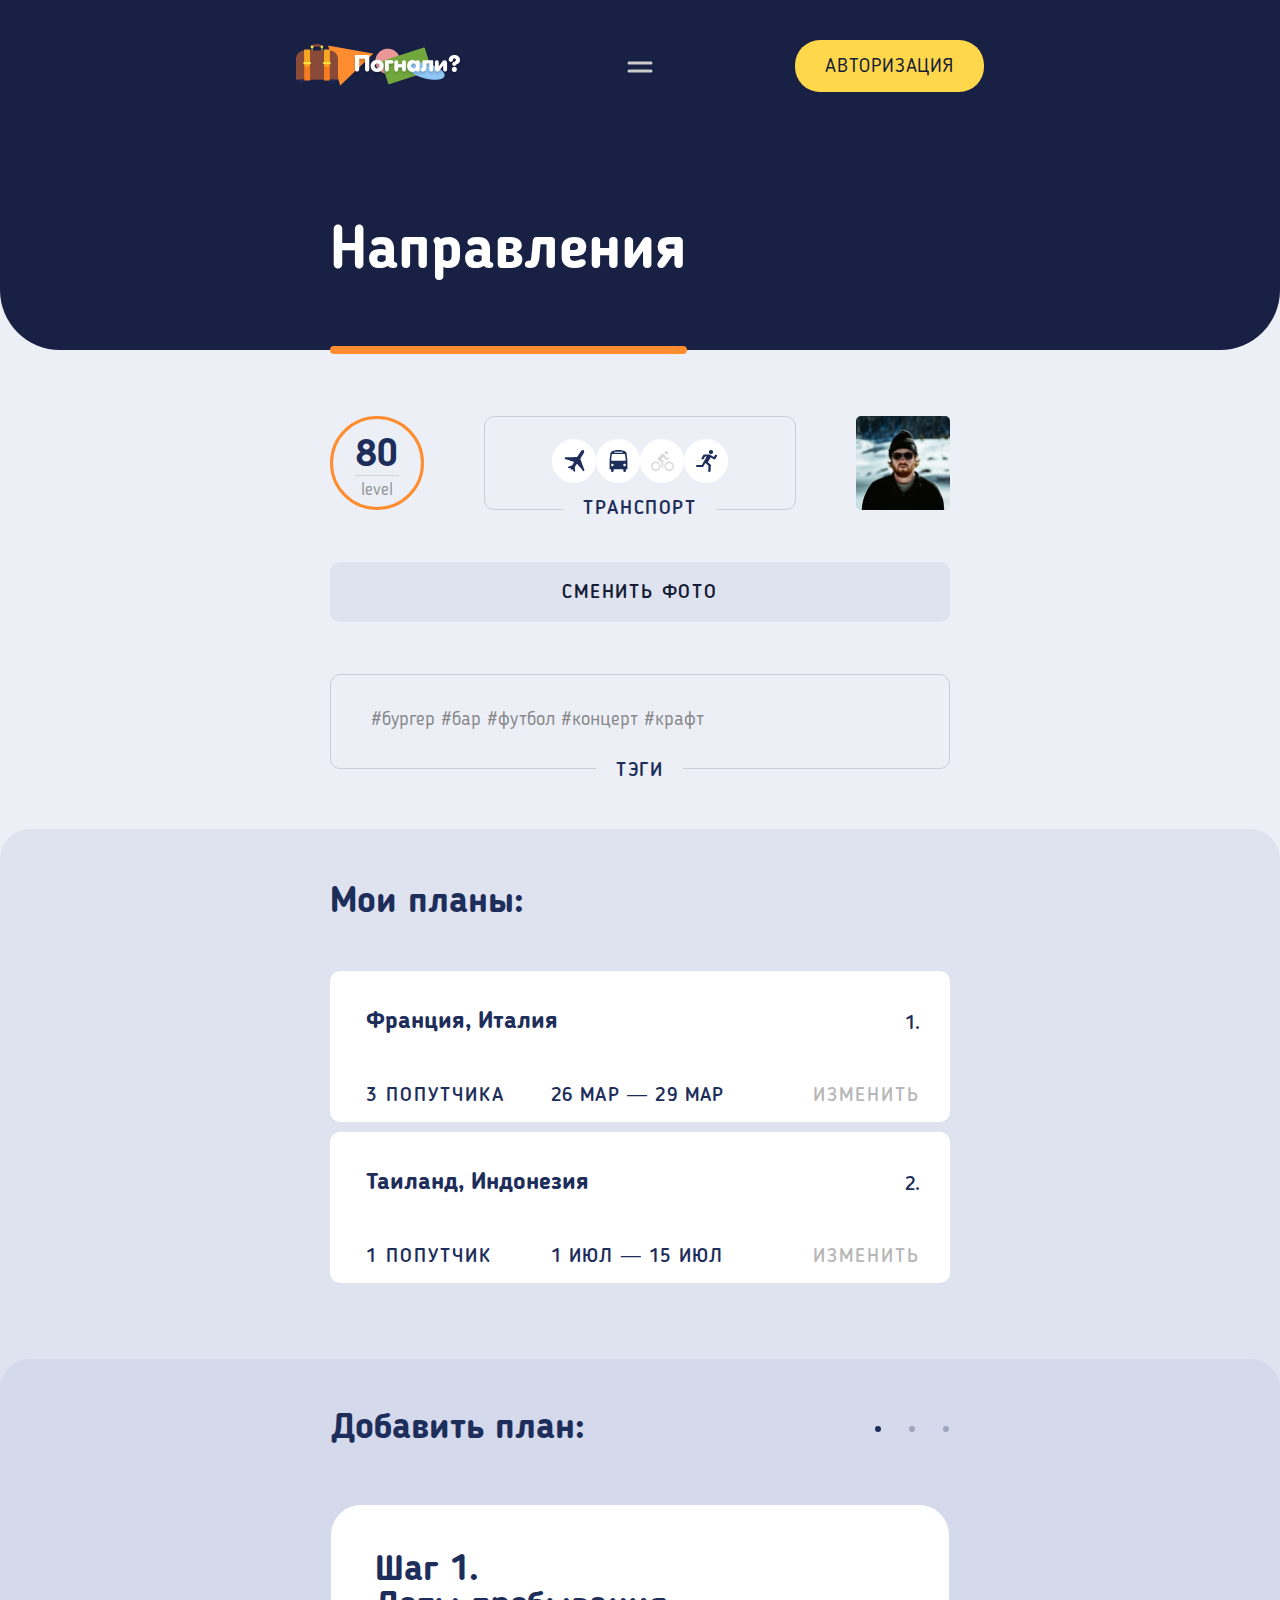
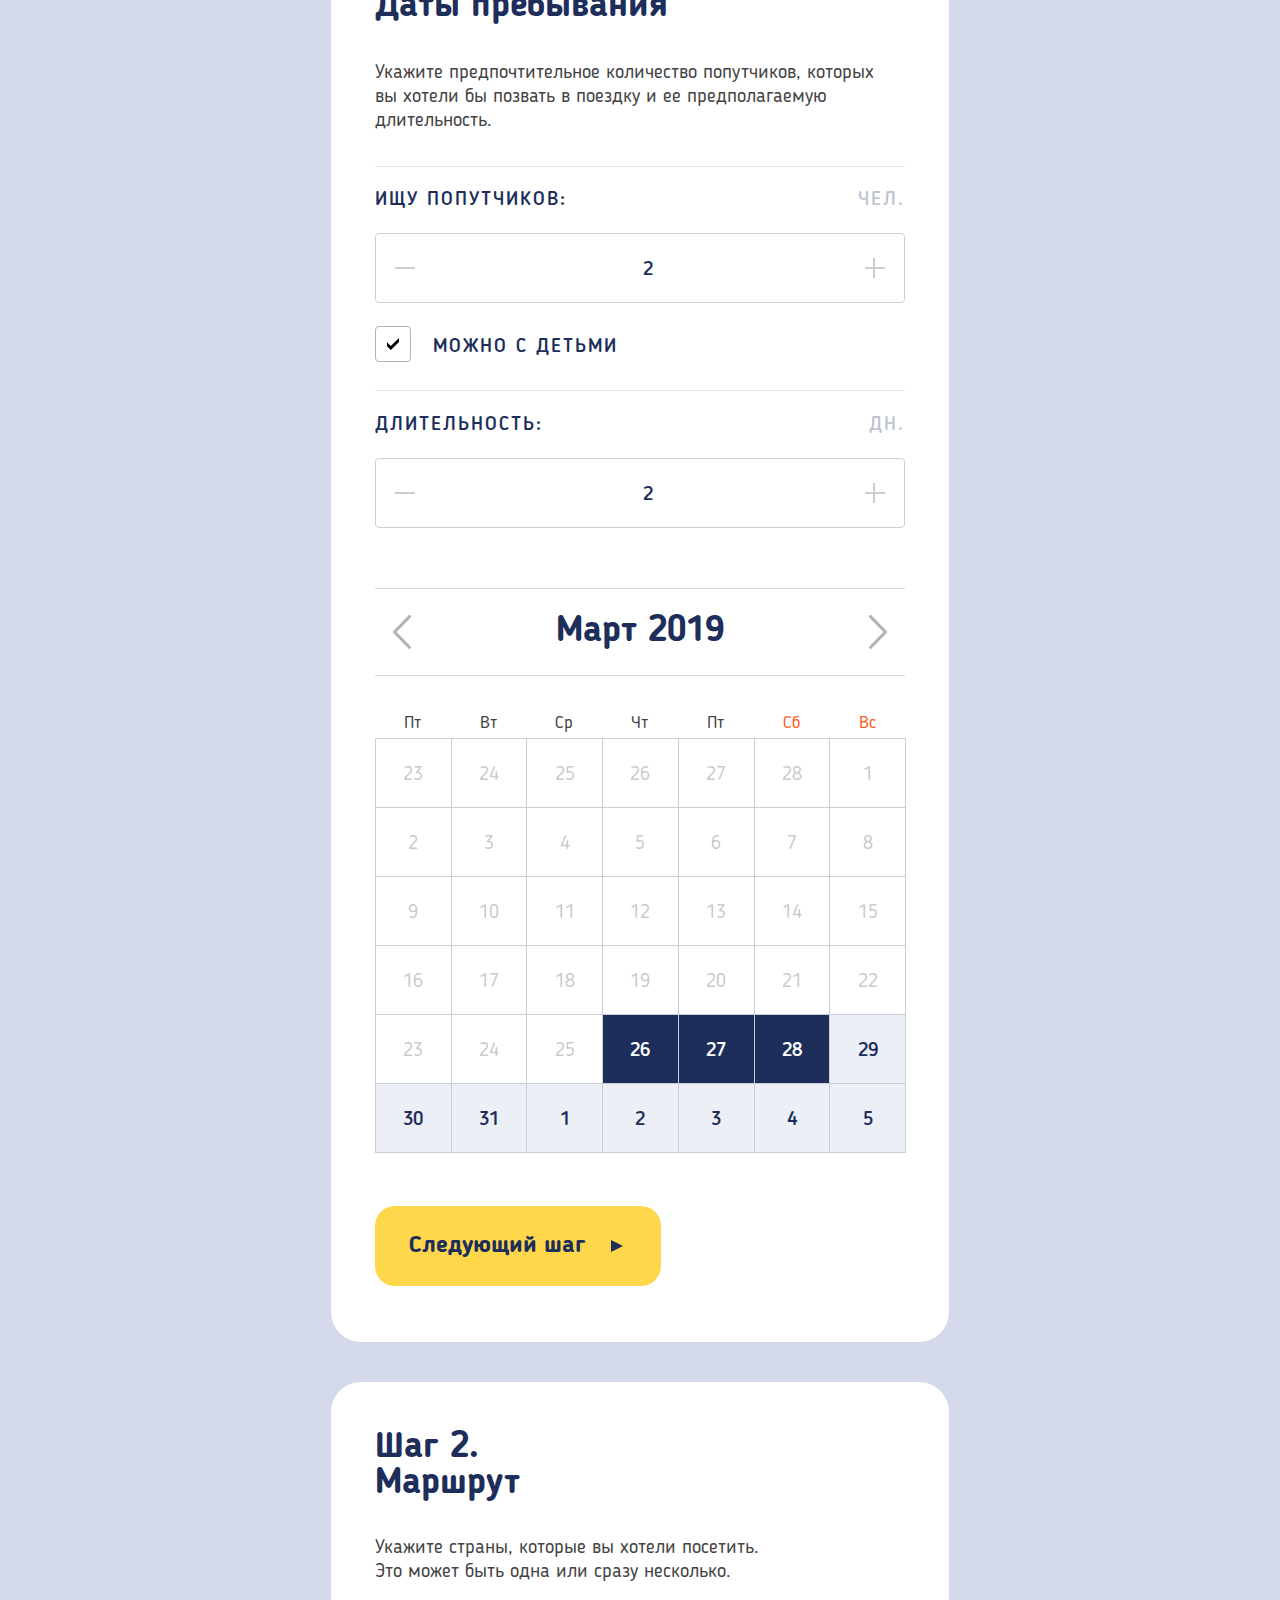
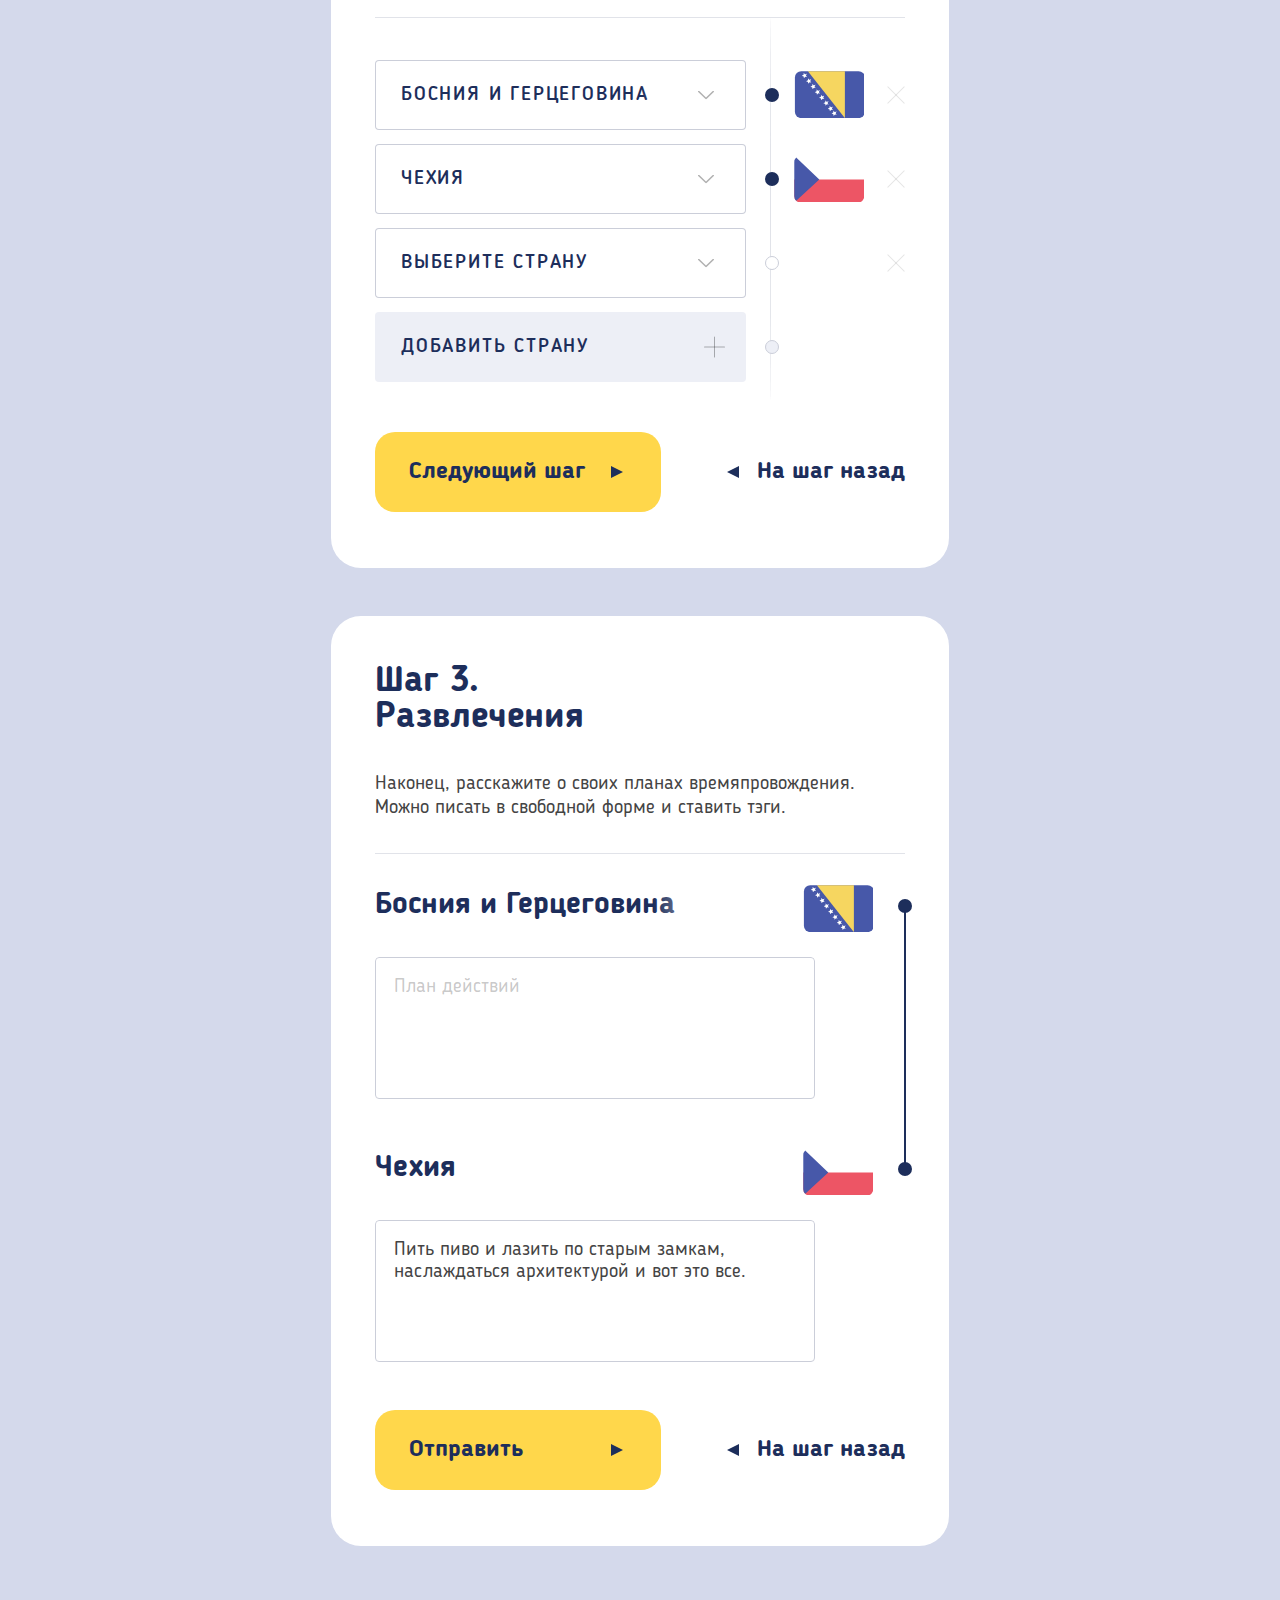
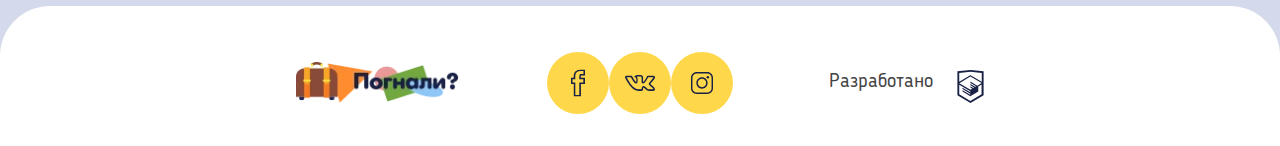
<file: form.html>
<!DOCTYPE html>
<html class="page" lang="ru">
  <head>
    <meta charset="utf-8">
    <title>Погнали? - Направление</title>
    <meta name="viewport" content="width=device-width, initial-scale=1">
    <link rel="preload" as="style" href="css/styles.min.css">
    <link rel="preload" as="font" crossorigin="anonymous" href="fonts/bloggersans.woff2">
    <link rel="preload" as="font" crossorigin="anonymous" href="fonts/bloggersans-bold.woff2">
    <link rel="preload" as="font" crossorigin="anonymous" href="fonts/bloggersans-medium.woff2">
    <link rel="preload" as="font" crossorigin="anonymous" href="fonts/bloggersans-light.woff2">
    <link rel="stylesheet" type="text/css" href="css/styles.min.css">
  </head>
  <body class="page__body body body--header-collapsed">
    <!-- Body on other pages (not index) has body--header-collapsed -->
    <!-- Class "body--header-modal" is added after JS is loaded if body doesn't have class "body--header-collapsed" -->
    <!-- Class "body--header-collapsed" is toggled after click on "header__burger-button" -->
    <!-- If body has class body--header-collapsed class body--header-modal is removed -->
    <!-- Class "body--header-fixed" should be added after page scrolling down and removed after scrolling to the top-->
    <header class="header header--big">
      <div class="wrapper">
        <div class="header__logo-btn-nav-wrapper">
          <a class="header__logo-wrapper" href="index.html">
            <picture>
              <source type="image/webp" media="(min-width: 1440px)" srcset="img/logo-desktop-white@1x.webp 1x, img/logo-desktop-white@2x.webp 2x">
              <source type="image/webp" media="(min-width: 768px)" srcset="img/logo-tablet-blue@1x.webp 1x, img/logo-tablet-blue@2x.webp 2x">
              <source type="image/webp" srcset="img/logo-mobile-blue@1x.webp 1x, img/logo-mobile-blue@2x.webp 2x">
              <source media="(min-width: 1440px)" srcset="img/logo-desktop-white@1x.png 1x, img/logo-desktop-white@2x.png 2x">
              <source media="(min-width: 768px)" srcset="img/logo-tablet-blue@1x.png 1x, img/logo-tablet-blue@2x.png 2x">
              <img class="header__logo-img" src="img/logo-mobile-blue@1x.png" srcset="img/logo-mobile-blue@2x.png 2x" alt="Погнали?">
            </picture>
          </a>
          <button class="header__burger-button" type="button">
            <span class="visuallyhidden">Скрыть меню</span>
          </button>
          <nav class="header__main-nav main-nav">
            <ul class="main-nav__list pages-list">
              <li class="pages-list__item">
                <a class="pages-list__link" href="index.html">О сервисе</a>
              </li>
              <li class="pages-list__item">
                <a class="pages-list__link" href="#">Направления</a>
              </li>
              <li class="pages-list__item">
                <a class="pages-list__link" href="catalog.html">Попутчики</a>
              </li>
            </ul>
          </nav>
          <div class="header__contacts-user-nav-wrapper">
            <ul class="header__contacts-list contacts-list contacts-list--main">
              <li class="contacts-list__item contacts-list__item--main">
                <a class="contacts-list__item-link" href="tel:88005558628">
                  <div class="contacts-list__item-icon">
                    <span class="visuallyhidden">Позвонить нам</span>
                    <svg class="contacts-list__item-svg contacts-list__item-svg--phone" width="16" height="15">
                      <use xlink:href="#contacts-phone"></use>
                    </svg>
                  </div>
                  <span class="contacts-list__item-text">8 800 555-86-28</span>
                </a>
              </li>
              <li class="contacts-list__item contacts-list__item--main">
                <a class="contacts-list__item-link" href="mailto:mail@htmlacademy.ru">
                  <div class="contacts-list__item-icon">
                    <span class="visuallyhidden">Написать нам на e-mail</span>
                    <svg class="contacts-list__item-svg contacts-list__item-svg--mail" width="18" height="13">
                      <use xlink:href="#contacts-mail"></use>
                    </svg>
                  </div>
                  <span class="contacts-list__item-text">mail@htmlacademy.ru</span>
                </a>
              </li>
            </ul>
            <ul class="header__user-list user-nav-list">
              <li class="user-nav-list__item">
                <a class="user-nav-list__link" href="#">Авторизация</a>
              </li>
            </ul>
          </div>
        </div>
        <ul class="header__socials socials-list socials-list--header">
          <li class="socials-list__item">
            <a class="socials-list__link" href="#">
              <span class="visuallyhidden">Наша страница в Фейсбук</span>
              <svg class="socials-list__svg socials-list__svg--facebook" width="11" height="21">
                <use xlink:href="#facebook"></use>
              </svg>
            </a>
          </li>
          <li class="socials-list__item">
            <a class="socials-list__link" href="#">
              <span class="visuallyhidden">Наша страница в ВК</span>
              <svg class="socials-list__svg socials-list__svg--vk" width="22" height="12">
                <use xlink:href="#vk"></use>
              </svg>
            </a>
          </li>
          <li class="socials-list__item">
            <a class="socials-list__link" href="#">
              <span class="visuallyhidden">Наша страница в Инстаграм</span>
              <svg class="socials-list__svg socials-list__svg--instagram" width="17" height="17">
                <use xlink:href="#instagram"></use>
              </svg>
            </a>
          </li>
        </ul>
      </div>
    </header>
    <main class="main">
      <div class="page-heading">
        <div class="wrapper">
          <div class="page-heading__content-wrapper">
            <h1 class="page-heading__text">Направления</h1>
          </div>
        </div>
      </div>
      <section class="user-settings">
        <div class="wrapper">
          <div class="user-settings__content-wrapper">
            <h2 class="visuallyhidden">Настройки моего профиля</h2>
            <form class="user-settings__form" action="https://echo.htmlacademy.ru/courses" method="GET" enctype="multipart/form-data">
              <div class="user-settings__level user-level user-level--current">
                <span class="user-level__number">80</span>
                <span class="user-level__text">level</span>
              </div>
              <picture class="user-settings__user-pic">
                <source  type="image/webp" media="(min-width: 1440px)" srcset="img/demin-desktop@1x.webp 1x, img/demin-desktop@2x.webp 2x">
                <source  type="image/webp" media="(min-width: 768px)" srcset="img/demin-tablet@1x.webp 1x, img/demin-tablet@2x.webp 2x">
                <source type="image/webp" srcset="img/demin-mobile@1x.webp 1x, img/demin-mobile@2x.webp 2x">
                <source media="(min-width: 1440px)" srcset="img/demin-desktop@1x.jpg 1x, img/demin-desktop@2x.jpg 2x">
                <source media="(min-width: 768px)" srcset="img/demin-tablet@1x.jpg 1x, img/demin-tablet@2x.jpg 2x">
                <img class="user-settings__user-pic-file" src="img/demin-mobile@1x.jpg" srcset="img/demin-mobile@2x.jpg 2x" alt="Аватар пользователя Петя Демин">
              </picture>
              <input class="visuallyhidden" type="file" id="user-photo" name="user-photo">
              <label class="user-settings__download-button" for="user-photo">
                <span class="user-settings__download-text user-settings__download-text--long">Сменить</span>
                <span class="user-settings__download-text">фото</span>
              </label>
              <fieldset class="user-settings__fieldset user-settings__fieldset--tags">
                <legend class="user-settings__fieldset-name">Тэги</legend>
                <textarea class="user-settings__tags" id="tags-input" name="tags" placeholder="Коротко о себе в виде 5-8 хештэгов">#бургер #бар #футбол #концерт #крафт</textarea>
                <label for="tags-input" class="visuallyhidden">Поле ввода e-mail адреса</label>
              </fieldset>
              <fieldset class="user-settings__fieldset user-settings__fieldset--transport">
                <legend class="user-settings__fieldset-name">Транспорт</legend>
                <ul class="user-settings__transport-list transport-inputs">
                  <li class="transport-inputs__input-label-wrapper">
                    <input class="transport-inputs__input visuallyhidden" type="checkbox" checked id="transport-plane">
                    <label class="transport-inputs__label" for="transport-plane">
                      <span class="visuallyhidden">Самолет</span>
                      <svg class="transport-inputs__icon transport-inputs__icon--plane" width="15" height="15">
                        <use xlink:href="#plane"></use>
                      </svg>
                    </label>
                  </li>
                  <li class="transport-inputs__input-label-wrapper">
                    <input class="transport-inputs__input visuallyhidden" type="checkbox" checked id="transport-bus">
                    <label class="transport-inputs__label" for="transport-bus">
                      <span class="visuallyhidden">Авто</span>
                      <svg class="transport-inputs__icon transport-inputs__icon--bus" width="17" height="16">
                        <use xlink:href="#bus"></use>
                      </svg>
                    </label>
                  </li>
                  <li class="transport-inputs__input-label-wrapper">
                    <input class="transport-inputs__input visuallyhidden" type="checkbox" id="transport-bike">
                    <label class="transport-inputs__label" for="transport-bike">
                      <span class="visuallyhidden">Велосипед</span>
                      <svg class="transport-inputs__icon transport-inputs__icon--bike" width="15" height="12">
                        <use xlink:href="#bike"></use>
                      </svg>
                    </label>
                  </li>
                  <li class="transport-inputs__input-label-wrapper">
                    <input class="transport-inputs__input visuallyhidden" type="checkbox" checked id="transport-run">
                    <label class="transport-inputs__label" for="transport-run">
                      <span class="visuallyhidden">Пешком</span>
                      <svg class="transport-inputs__icon transport-inputs__icon--run" width="13" height="13">
                        <use xlink:href="#run"></use>
                      </svg>
                    </label>
                  </li>
                </ul>
              </fieldset>
              <button class="visuallyhidden" type="submit">
                <span class="visuallyhidden">Сохранить изменения профиля</span>
              </button>
            </form>
          </div>
        </div>
      </section>
      <section class="user-plan">
        <div class="wrapper">
          <div class="user-plan__content-wrapper">
            <h2 class="user-plan__heading">Мои планы:</h2>
            <ol class="user-plan__list">
              <li class="user-plan__list-item">
                <h3 class="user-plan__list-item-heading">Франция, Италия</h3>
                <div class="user-plan__list-item-description">
                  <span class="user-plan__companions">3 попутчика</span>
                  <span class="user-plan__dates">26 мар &#8213; 29 мар</span>
                  <a class="user-plan__plan-link" href="#">Изменить</a>
                </div>
              </li>
              <li class="user-plan__list-item">
                <h3 class="user-plan__list-item-heading">Таиланд, Индонезия</h3>
                <div class="user-plan__list-item-description">
                  <span class="user-plan__companions">1 попутчик</span>
                  <span class="user-plan__dates">1 июл &#8213; 15 июл</span>
                  <a class="user-plan__plan-link" href="#">Изменить</a>
                </div>
              </li>
            </ol>
          </div>
        </div>
      </section>
      <section class="new-plan">
        <div class="wrapper">
          <div class="new-plan__content-wrapper">
            <div class="new-plan__heading-markers-wrapper">
              <h2 class="new-plan__heading">Добавить план:</h2>
              <ul class="new-plan__step-markers">
                <li class="new-plan__step-marker new-plan__step-marker--active">
                </li>
                <li class="new-plan__step-marker">
                </li>
                <li class="new-plan__step-marker">
                </li>
              </ul>
            </div>
            <form class="new-plan__form" action="https://echo.htmlacademy.ru/courses" method="GET">
              <ol class="new-plan__step-list plan-steps">
                <li class="plan-steps__step step step--1" id="step-1">
                  <div class="step__description-markers-wrapper">
                    <div class="step__description">
                      <h3 class="step__title">Шаг 1.</h3>
                      <p class="step__subtitle">Даты пребывания</p>
                      <p class="step__desc-text">Укажите предпочтительное количество попутчиков, которых вы&nbsp;хотели&nbsp;бы позвать в&nbsp;поездку и&nbsp;ее&nbsp;предполагаемую длительность.</p>
                    </div>
                    <ul class="step__markers">
                      <li class="step__marker-item step__marker-item--active">
                        <span class="step__marker-name">Даты</span>
                      </li>
                      <li class="step__marker-item">
                        <span class="step__marker-name">Маршрут</span>
                      </li>
                      <li class="step__marker-item">
                        <span class="step__marker-name">Развлечения</span>
                      </li>
                    </ul>
                  </div>
                  <fieldset class="step__fieldset">
                    <div class="step__fieldset-inputs">
                      <div class="step__input-wrapper step__input-wrapper--companions quantity-input">
                        <p class="quantity-input__title">Ищу попутчиков:</p>
                        <label class="quantity-input__label" for="companions-quantity">чел.</label>
                        <div class="quantity-input__input-buttons-wrapper">
                          <input class="quantity-input__input" type="text" id="companions-quantity" min="1" placeholder="2" required="required">
                          <button class="quantity-input__button quantity-input__button--minus" type="button">
                            <span class="visuallyhidden">-</span>
                          </button>
                          <button class="quantity-input__button quantity-input__button--plus" type="button">
                            <span class="visuallyhidden">+</span>
                          </button>
                        </div>
                      </div>
                      <div class="step__input-wrapper quantity-input quantity-input--days">
                        <p class="quantity-input__title">Длительность:</p>
                        <label class="quantity-input__label" for="days-quantity">дн.</label>
                        <div class="quantity-input__input-buttons-wrapper">
                          <input class="quantity-input__input" type="text" id="days-quantity" min="1" placeholder="2" required="required">
                          <button class="quantity-input__button quantity-input__button--minus" type="button">
                            <span class="visuallyhidden">-</span>
                          </button>
                          <button class="quantity-input__button quantity-input__button--plus" type="button">
                            <span class="visuallyhidden">+</span>
                          </button>
                        </div>
                      </div>
                      <div class="step__input-wrapper step__input-wrapper--companions checkbox-row checkbox-row--big">
                        <input class="checkbox-row__input checkbox-row__input--big visuallyhidden" type="checkbox" id="children" checked>
                        <label class="checkbox-row__label checkbox-row__label--big" for="children">
                        Можно с детьми
                        </label>
                      </div>
                    </div>
                    <div class="step__date-choice calendar">
                      <div class="calendar__month-buttons-wrapper">
                        <button class="calendar__month-button calendar__month-button--previous" type="button">
                          <span class="visuallyhidden">Предыдущий</span>
                        </button>
                        <p class="calendar__month-name">Март 2019</p>
                        <button class="calendar__month-button calendar__month-button--next" type="button">
                          <span class="visuallyhidden">Следующий</span>
                        </button>
                      </div>
                      <ul class="calendar__week-days-list">
                        <li class="calendar__week-day">
                          <span class="calendar__week-day-short">П</span><span class="calendar__week-day-full">т</span>
                        </li>
                        <li class="calendar__week-day">
                          <span class="calendar__week-day-short">В</span><span class="calendar__week-day-full">т</span>
                        </li>
                        <li class="calendar__week-day">
                          <span class="calendar__week-day-short">С</span><span class="calendar__week-day-full">р</span>
                        </li>
                        <li class="calendar__week-day">
                          <span class="calendar__week-day-short">Ч</span><span class="calendar__week-day-full">т</span>
                        </li>
                        <li class="calendar__week-day">
                          <span class="calendar__week-day-short">П</span><span class="calendar__week-day-full">т</span>
                        </li>
                        <li class="calendar__week-day calendar__week-day--week-end">
                          <span class="calendar__week-day-short">С</span><span class="calendar__week-day-full">б</span>
                        </li>
                        <li class="calendar__week-day calendar__week-day--week-end">
                          <span class="calendar__week-day-short">В</span><span class="calendar__week-day-full">с</span>
                        </li>
                      </ul>
                      <ul class="calendar__days-list">
                        <li class="calendar__day">
                          <input id="day-1" class="calendar__day-input visuallyhidden" type="checkbox" disabled>
                          <label class="calendar__day-label" for="day-1">
                            23
                          </label>
                        </li>
                        <li class="calendar__day">
                          <input id="day-2" class="calendar__day-input visuallyhidden" type="checkbox" disabled>
                          <label class="calendar__day-label" for="day-2">
                            24
                          </label>
                        </li>
                        <li class="calendar__day">
                          <input id="day-3" class="calendar__day-input visuallyhidden" type="checkbox" disabled>
                          <label class="calendar__day-label" for="day-3">
                            25
                          </label>
                        </li>
                        <li class="calendar__day">
                          <input id="day-4" class="calendar__day-input visuallyhidden" type="checkbox" disabled>
                          <label class="calendar__day-label" for="day-4">
                            26
                          </label>
                        </li>
                        <li class="calendar__day">
                          <input id="day-5" class="calendar__day-input visuallyhidden" type="checkbox" disabled>
                          <label class="calendar__day-label" for="day-5">
                            27
                          </label>
                        </li>
                        <li class="calendar__day">
                          <input id="day-6" class="calendar__day-input visuallyhidden" type="checkbox" disabled>
                          <label class="calendar__day-label" for="day-6">
                            28
                          </label>
                        </li>
                        <li class="calendar__day">
                          <input id="day-7" class="calendar__day-input visuallyhidden" type="checkbox" disabled>
                          <label class="calendar__day-label" for="day-7">
                            1
                            <span class="calendar__day-label-desc">мар</span>
                          </label>
                        </li>
                        <li class="calendar__day">
                          <input id="day-8" class="calendar__day-input visuallyhidden" type="checkbox" disabled>
                          <label class="calendar__day-label" for="day-8">
                            2
                          </label>
                        </li>
                        <li class="calendar__day">
                          <input id="day-9" class="calendar__day-input visuallyhidden" type="checkbox" disabled>
                          <label class="calendar__day-label" for="day-9">
                            3
                          </label>
                        </li>
                        <li class="calendar__day">
                          <input id="day-10" class="calendar__day-input visuallyhidden" type="checkbox" disabled>
                          <label class="calendar__day-label" for="day-10">
                            4
                          </label>
                        </li>
                        <li class="calendar__day">
                          <input id="day-11" class="calendar__day-input visuallyhidden" type="checkbox" disabled>
                          <label class="calendar__day-label" for="day-11">
                            5
                          </label>
                        </li>
                        <li class="calendar__day">
                          <input id="day-12" class="calendar__day-input visuallyhidden" type="checkbox" disabled>
                          <label class="calendar__day-label" for="day-12">
                            6
                          </label>
                        </li>
                        <li class="calendar__day">
                          <input id="day-13" class="calendar__day-input visuallyhidden" type="checkbox" disabled>
                          <label class="calendar__day-label" for="day-13">
                            7
                          </label>
                        </li>
                        <li class="calendar__day">
                          <input id="day-14" class="calendar__day-input visuallyhidden" type="checkbox" disabled>
                          <label class="calendar__day-label" for="day-14">
                            8
                          </label>
                        </li>
                        <li class="calendar__day">
                          <input id="day-15" class="calendar__day-input visuallyhidden" type="checkbox" disabled>
                          <label class="calendar__day-label" for="day-15">
                            9
                          </label>
                        </li>
                        <li class="calendar__day">
                          <input id="day-16" class="calendar__day-input visuallyhidden" type="checkbox" disabled>
                          <label class="calendar__day-label" for="day-16">
                            10
                          </label>
                        </li>
                        <li class="calendar__day">
                          <input id="day-17" class="calendar__day-input visuallyhidden" type="checkbox" disabled>
                          <label class="calendar__day-label" for="day-17">
                            11
                          </label>
                        </li>
                        <li class="calendar__day">
                          <input id="day-18" class="calendar__day-input visuallyhidden" type="checkbox" disabled>
                          <label class="calendar__day-label" for="day-18">
                            12
                          </label>
                        </li>
                        <li class="calendar__day">
                          <input id="day-19" class="calendar__day-input visuallyhidden" type="checkbox" disabled>
                          <label class="calendar__day-label" for="day-19">
                            13
                          </label>
                        </li>
                        <li class="calendar__day">
                          <input id="day-20" class="calendar__day-input visuallyhidden" type="checkbox" disabled>
                          <label class="calendar__day-label" for="day-20">
                            14
                          </label>
                        </li>
                        <li class="calendar__day">
                          <input id="day-21" class="calendar__day-input visuallyhidden" type="checkbox" disabled>
                          <label class="calendar__day-label" for="day-21">
                            15
                          </label>
                        </li>
                        <li class="calendar__day">
                          <input id="day-22" class="calendar__day-input visuallyhidden" type="checkbox" disabled>
                          <label class="calendar__day-label" for="day-22">
                            16
                          </label>
                        </li>
                        <li class="calendar__day">
                          <input id="day-23" class="calendar__day-input visuallyhidden" type="checkbox" disabled>
                          <label class="calendar__day-label" for="day-23">
                            17
                          </label>
                        </li>
                        <li class="calendar__day">
                          <input id="day-24" class="calendar__day-input visuallyhidden" type="checkbox" disabled>
                          <label class="calendar__day-label" for="day-24">
                            18
                          </label>
                        </li>
                        <li class="calendar__day">
                          <input id="day-25" class="calendar__day-input visuallyhidden" type="checkbox" disabled>
                          <label class="calendar__day-label" for="day-25">
                            19
                          </label>
                        </li>
                        <li class="calendar__day">
                          <input id="day-26" class="calendar__day-input visuallyhidden" type="checkbox" disabled>
                          <label class="calendar__day-label" for="day-26">
                            20
                          </label>
                        </li>
                        <li class="calendar__day">
                          <input id="day-27" class="calendar__day-input visuallyhidden" type="checkbox" disabled>
                          <label class="calendar__day-label" for="day-27">
                            21
                          </label>
                        </li>
                        <li class="calendar__day">
                          <input id="day-28" class="calendar__day-input visuallyhidden" type="checkbox" disabled>
                          <label class="calendar__day-label" for="day-28">
                            22
                          </label>
                        </li>
                        <li class="calendar__day">
                          <input id="day-29" class="calendar__day-input visuallyhidden" type="checkbox" disabled>
                          <label class="calendar__day-label" for="day-29">
                            23
                          </label>
                        </li>
                        <li class="calendar__day">
                          <input id="day-30" class="calendar__day-input visuallyhidden" type="checkbox" disabled>
                          <label class="calendar__day-label" for="day-30">
                            24
                          </label>
                        </li>
                        <li class="calendar__day">
                          <input id="day-31" class="calendar__day-input visuallyhidden" type="checkbox" disabled>
                          <label class="calendar__day-label" for="day-31">
                            25
                          </label>
                        </li>
                        <li class="calendar__day">
                          <input id="day-32" class="calendar__day-input visuallyhidden" type="checkbox" checked>
                          <label class="calendar__day-label" for="day-32">
                            26
                            <span class="calendar__day-label-text calendar__day-label-text--start">Заезд</span>
                          </label>
                        </li>
                        <li class="calendar__day">
                          <input id="day-33" class="calendar__day-input visuallyhidden" type="checkbox" checked>
                          <label class="calendar__day-label" for="day-33">
                            27
                          </label>
                        </li>
                        <li class="calendar__day">
                          <input id="day-34" class="calendar__day-input visuallyhidden" type="checkbox" checked>
                          <label class="calendar__day-label" for="day-34">
                            28
                            <span class="calendar__day-label-text calendar__day-label-text--end">Выезд</span>
                          </label>
                        </li>
                        <li class="calendar__day">
                          <input id="day-35" class="calendar__day-input visuallyhidden" type="checkbox">
                          <label class="calendar__day-label" for="day-35">
                            29
                          </label>
                        </li>
                        <li class="calendar__day">
                          <input id="day-36" class="calendar__day-input visuallyhidden" type="checkbox">
                          <label class="calendar__day-label" for="day-36">
                            30
                          </label>
                        </li>
                        <li class="calendar__day">
                          <input id="day-37" class="calendar__day-input visuallyhidden" type="checkbox">
                          <label class="calendar__day-label" for="day-37">
                            31
                          </label>
                        </li>
                        <li class="calendar__day">
                          <input id="day-38" class="calendar__day-input visuallyhidden" type="checkbox">
                          <label class="calendar__day-label" for="day-38">
                            1
                            <span class="calendar__day-label-desc">апр</span>
                          </label>
                        </li>
                        <li class="calendar__day">
                          <input id="day-39" class="calendar__day-input visuallyhidden" type="checkbox">
                          <label class="calendar__day-label" for="day-39">
                            2
                          </label>
                        </li>
                        <li class="calendar__day">
                          <input id="day-40" class="calendar__day-input visuallyhidden" type="checkbox">
                          <label class="calendar__day-label" for="day-40">
                            3
                          </label>
                        </li>
                        <li class="calendar__day">
                          <input id="day-41" class="calendar__day-input visuallyhidden" type="checkbox">
                          <label class="calendar__day-label" for="day-41">
                            4
                          </label>
                        </li>
                        <li class="calendar__day">
                          <input id="day-42" class="calendar__day-input visuallyhidden" type="checkbox">
                          <label class="calendar__day-label" for="day-42">
                            5
                          </label>
                        </li>
                      </ul>
                    </div>
                  </fieldset>
                  <a class="step__step-link page-accent-button" href="form.html#step-2">Следующий шаг</a>
                </li>
                <li class="plan-steps__step step step--2" id="step-2">
                  <div class="step__description-markers-wrapper">
                    <div class="step__description">
                      <h3 class="step__title">Шаг 2.</h3>
                      <p class="step__subtitle">Маршрут</p>
                      <p class="step__desc-text">Укажите страны, которые вы хотели посетить. <br>Это может быть одна или сразу несколько.</p>
                    </div>
                    <ul class="step__markers">
                      <li class="step__marker-item">
                        <span class="step__marker-name">Даты</span>
                      </li>
                      <li class="step__marker-item step__marker-item--active">
                        <span class="step__marker-name">Маршрут</span>
                      </li>
                      <li class="step__marker-item">
                        <span class="step__marker-name">Развлечения</span>
                      </li>
                    </ul>
                  </div>
                  <fieldset class="step__fieldset">
                    <div class="step__country-destinations country-destinations">
                      <div class="country-destinations__row country-destinations__row--selected">
                        <button class="country-destinations__choose-button" type="button">
                          <span class="country-destinations__country-name">Босния и Герцеговина</span>
                        </button>
                        <div class="country-destinations__icon-wrapper">
                          <svg class="country-destinations__icon-svg" width="35" height="24" aria-label="Флаг Боснии и Герцеговины">
                            <use xlink:href="#flag-bosnia"></use>
                          </svg>
                        </div>
                        <button class="country-destinations__del-button" type="button">
                          <span class="visuallyhidden">Убрать с маршрута</span>
                        </button>
                      </div>
                      <div class="country-destinations__row country-destinations__row--selected">
                        <button class="country-destinations__choose-button" type="button">
                          <span class="country-destinations__country-name">Чехия</span>
                        </button>
                        <div class="country-destinations__icon-wrapper">
                          <svg class="country-destinations__icon-svg" width="35" height="24" aria-label="Флаг Чехии">
                            <use xlink:href="#flag-czech"></use>
                          </svg>
                        </div>
                        <button class="country-destinations__del-button" type="button">
                          <span class="visuallyhidden">Убрать с маршрута</span>
                        </button>
                      </div>
                      <div class="country-destinations__row country-destinations__row--empty drop-down-country-list">
                        <!-- Click on drop-down-country-list__button toggles class drop-down-country-list--shown (in block drop-down-country-list) -->
                        <button class="country-destinations__choose-button country-destinations__choose-button--empty drop-down-country-list__button" type="button">
                          <span class="country-destinations__choose-button-text">Выберите страну</span>
                        </button>
                        <div class="country-destinations__select-lists-wrapper letter-countries-lists letter-countries-lists--mini">
                          <ul class="letter-countries-lists__letter-list letter-countries-lists__letter-list--mini">
                            <li class="letter-countries-lists__letter-item letter-countries-lists__letter-item--selected letter-countries-lists__letter-item--mini">
                              <a class="letter-countries-lists__letter-for-country-list" href="#">А</a>
                              <ul class="letter-countries-lists__country-list">
                                <li class="letter-countries-lists__country-item">
                                  <a class="letter-countries-lists__country-link" href="#">Австралия</a>
                                </li>
                                <li class="letter-countries-lists__country-item">
                                  <a class="letter-countries-lists__country-link" href="#">Австрия</a>
                                </li>
                                <li class="letter-countries-lists__country-item">
                                  <a class="letter-countries-lists__country-link" href="#">Азербайджан</a>
                                </li>
                                <li class="letter-countries-lists__country-item">
                                  <a class="letter-countries-lists__country-link" href="#">Албания</a>
                                </li>
                                <li class="letter-countries-lists__country-item">
                                  <a class="letter-countries-lists__country-link" href="#">Алжир</a>
                                </li>
                                <li class="letter-countries-lists__country-item">
                                  <a class="letter-countries-lists__country-link" href="#">Ангола</a>
                                </li>
                                <li class="letter-countries-lists__country-item">
                                  <a class="letter-countries-lists__country-link" href="#">Андорра</a>
                                </li>
                                <li class="letter-countries-lists__country-item">
                                  <a class="letter-countries-lists__country-link" href="#">Антигуа и Барбуда</a>
                                </li>
                                <li class="letter-countries-lists__country-item">
                                  <a class="letter-countries-lists__country-link" href="#">Аргентина</a>
                                </li>
                                <li class="letter-countries-lists__country-item">
                                  <a class="letter-countries-lists__country-link" href="#">Армения</a>
                                </li>
                                <li class="letter-countries-lists__country-item">
                                  <a class="letter-countries-lists__country-link" href="#">Афганистан</a>
                                </li>
                              </ul>
                            </li>
                            <li class="letter-countries-lists__letter-item letter-countries-lists__letter-item--mini">
                              <a class="letter-countries-lists__letter-for-country-list" href="#">Б</a>
                              <ul class="letter-countries-lists__country-list">
                                <li class="letter-countries-lists__country-item">
                                  <a class="letter-countries-lists__country-link" href="#">Багамские&nbsp;Острова</a>
                                </li>
                                <li class="letter-countries-lists__country-item">
                                  <a class="letter-countries-lists__country-link" href="#">Бангладеш</a>
                                </li>
                                <li class="letter-countries-lists__country-item">
                                  <a class="letter-countries-lists__country-link" href="#">Барбадос</a>
                                </li>
                                <li class="letter-countries-lists__country-item">
                                  <a class="letter-countries-lists__country-link" href="#">Бахрейн</a>
                                </li>
                                <li class="letter-countries-lists__country-item">
                                  <a class="letter-countries-lists__country-link" href="#">Белоруссия</a>
                                </li>
                                <li class="letter-countries-lists__country-item">
                                  <a class="letter-countries-lists__country-link" href="#">Белиз</a>
                                </li>
                                <li class="letter-countries-lists__country-item">
                                  <a class="letter-countries-lists__country-link" href="#">Бельгия</a>
                                </li>
                                <li class="letter-countries-lists__country-item">
                                  <a class="letter-countries-lists__country-link" href="#">Бенин</a>
                                </li>
                                <li class="letter-countries-lists__country-item">
                                  <a class="letter-countries-lists__country-link" href="#">Болгария</a>
                                </li>
                                <li class="letter-countries-lists__country-item">
                                  <a class="letter-countries-lists__country-link" href="#">Боливия</a>
                                </li>
                                <li class="letter-countries-lists__country-item">
                                  <a class="letter-countries-lists__country-link" href="#">Босния&nbsp;и&nbsp;Герцеговина</a>
                                </li>
                                <li class="letter-countries-lists__country-item">
                                  <a class="letter-countries-lists__country-link" href="#">Ботсвана</a>
                                </li>
                                <li class="letter-countries-lists__country-item">
                                  <a class="letter-countries-lists__country-link" href="#">Бразилия</a>
                                </li>
                                <li class="letter-countries-lists__country-item">
                                  <a class="letter-countries-lists__country-link" href="#">Бруней</a>
                                </li>
                                <li class="letter-countries-lists__country-item">
                                  <a class="letter-countries-lists__country-link" href="#">Буркина‑Фасо</a>
                                </li>
                                <li class="letter-countries-lists__country-item">
                                  <a class="letter-countries-lists__country-link" href="#">Бурунди</a>
                                </li>
                                <li class="letter-countries-lists__country-item">
                                  <a class="letter-countries-lists__country-link" href="#">Бутан</a>
                                </li>
                              </ul>
                            </li>
                            <li class="letter-countries-lists__letter-item letter-countries-lists__letter-item--mini">
                              <a class="letter-countries-lists__letter-for-country-list" href="#">В</a>
                              <ul class="letter-countries-lists__country-list">
                                <li class="letter-countries-lists__country-item">
                                  <a class="letter-countries-lists__country-link" href="#">Вануату</a>
                                </li>
                                <li class="letter-countries-lists__country-item">
                                  <a class="letter-countries-lists__country-link" href="#">Великобритания</a>
                                </li>
                                <li class="letter-countries-lists__country-item">
                                  <a class="letter-countries-lists__country-link" href="#">Венгрия</a>
                                </li>
                                <li class="letter-countries-lists__country-item">
                                  <a class="letter-countries-lists__country-link" href="#">Венесуэла</a>
                                </li>
                                <li class="letter-countries-lists__country-item">
                                  <a class="letter-countries-lists__country-link" href="#">Восточный&nbsp;Тимор</a>
                                </li>
                                <li class="letter-countries-lists__country-item">
                                  <a class="letter-countries-lists__country-link" href="#">Вьетнам</a>
                                </li>
                              </ul>
                            </li>
                            <li class="letter-countries-lists__letter-item letter-countries-lists__letter-item--mini">
                              <a class="letter-countries-lists__letter-for-country-list" href="#">Г</a>
                              <ul class="letter-countries-lists__country-list">
                                <li class="letter-countries-lists__country-item">
                                  <a class="letter-countries-lists__country-link" href="#">Габон</a>
                                </li>
                                <li class="letter-countries-lists__country-item">
                                  <a class="letter-countries-lists__country-link" href="#">Гаити</a>
                                </li>
                                <li class="letter-countries-lists__country-item">
                                  <a class="letter-countries-lists__country-link" href="#">Гайана</a>
                                </li>
                                <li class="letter-countries-lists__country-item">
                                  <a class="letter-countries-lists__country-link" href="#">Гамбия</a>
                                </li>
                                <li class="letter-countries-lists__country-item">
                                  <a class="letter-countries-lists__country-link" href="#">Гана</a>
                                </li>
                                <li class="letter-countries-lists__country-item">
                                  <a class="letter-countries-lists__country-link" href="#">Гватемала</a>
                                </li>
                                <li class="letter-countries-lists__country-item">
                                  <a class="letter-countries-lists__country-link" href="#">Гвинея</a>
                                </li>
                                <li class="letter-countries-lists__country-item">
                                  <a class="letter-countries-lists__country-link" href="#">Гвинея‑Бисау</a>
                                </li>
                                <li class="letter-countries-lists__country-item">
                                  <a class="letter-countries-lists__country-link" href="#">Германия</a>
                                </li>
                                <li class="letter-countries-lists__country-item">
                                  <a class="letter-countries-lists__country-link" href="#">Гондурас</a>
                                </li>
                                <li class="letter-countries-lists__country-item">
                                  <a class="letter-countries-lists__country-link" href="#">Гренада</a>
                                </li>
                                <li class="letter-countries-lists__country-item">
                                  <a class="letter-countries-lists__country-link" href="#">Греция</a>
                                </li>
                                <li class="letter-countries-lists__country-item">
                                  <a class="letter-countries-lists__country-link" href="#">Грузия</a>
                                </li>
                              </ul>
                            </li>
                            <li class="letter-countries-lists__letter-item letter-countries-lists__letter-item--mini">
                              <a class="letter-countries-lists__letter-for-country-list" href="#">Д</a>
                              <ul class="letter-countries-lists__country-list">
                                <li class="letter-countries-lists__country-item">
                                  <a class="letter-countries-lists__country-link" href="#">Дания</a>
                                </li>
                                <li class="letter-countries-lists__country-item">
                                  <a class="letter-countries-lists__country-link" href="#">Джибути</a>
                                </li>
                                <li class="letter-countries-lists__country-item">
                                  <a class="letter-countries-lists__country-link" href="#">Доминика</a>
                                </li>
                                <li class="letter-countries-lists__country-item">
                                  <a class="letter-countries-lists__country-link" href="#">Доминикана</a>
                                </li>
                              </ul>
                            </li>
                            <li class="letter-countries-lists__letter-item letter-countries-lists__letter-item--mini">
                              <a class="letter-countries-lists__letter-for-country-list" href="#">Е</a>
                              <ul class="letter-countries-lists__country-list">
                                <li class="letter-countries-lists__country-item">
                                  <a class="letter-countries-lists__country-link" href="#">Египет</a>
                                </li>
                              </ul>
                            </li>
                            <li class="letter-countries-lists__letter-item letter-countries-lists__letter-item--mini">
                              <a class="letter-countries-lists__letter-for-country-list" href="#">З</a>
                              <ul class="letter-countries-lists__country-list">
                                <li class="letter-countries-lists__country-item">
                                  <a class="letter-countries-lists__country-link" href="#">Замбия</a>
                                </li>
                                <li class="letter-countries-lists__country-item">
                                  <a class="letter-countries-lists__country-link" href="#">Зимбабве</a>
                                </li>
                              </ul>
                            </li>
                            <li class="letter-countries-lists__letter-item letter-countries-lists__letter-item--mini">
                              <a class="letter-countries-lists__letter-for-country-list" href="#">И</a>
                              <ul class="letter-countries-lists__country-list">
                                <li class="letter-countries-lists__country-item">
                                  <a class="letter-countries-lists__country-link" href="#">Израиль</a>
                                </li>
                                <li class="letter-countries-lists__country-item">
                                  <a class="letter-countries-lists__country-link" href="#">Индия</a>
                                </li>
                                <li class="letter-countries-lists__country-item">
                                  <a class="letter-countries-lists__country-link" href="#">Индонезия</a>
                                </li>
                                <li class="letter-countries-lists__country-item">
                                  <a class="letter-countries-lists__country-link" href="#">Иордания</a>
                                </li>
                                <li class="letter-countries-lists__country-item">
                                  <a class="letter-countries-lists__country-link" href="#">Ирак</a>
                                </li>
                                <li class="letter-countries-lists__country-item">
                                  <a class="letter-countries-lists__country-link" href="#">Иран</a>
                                </li>
                                <li class="letter-countries-lists__country-item">
                                  <a class="letter-countries-lists__country-link" href="#">Ирландия</a>
                                </li>
                                <li class="letter-countries-lists__country-item">
                                  <a class="letter-countries-lists__country-link" href="#">Исландия</a>
                                </li>
                                <li class="letter-countries-lists__country-item">
                                  <a class="letter-countries-lists__country-link" href="#">Испания</a>
                                </li>
                                <li class="letter-countries-lists__country-item">
                                  <a class="letter-countries-lists__country-link" href="#">Италия</a>
                                </li>
                              </ul>
                            </li>
                            <li class="letter-countries-lists__letter-item letter-countries-lists__letter-item--mini">
                              <a class="letter-countries-lists__letter-for-country-list" href="#">К</a>
                              <ul class="letter-countries-lists__country-list">
                                <li class="letter-countries-lists__country-item">
                                  <a class="letter-countries-lists__country-link" href="#">Кабо‑Верде</a>
                                </li>
                                <li class="letter-countries-lists__country-item">
                                  <a class="letter-countries-lists__country-link" href="#">Казахстан</a>
                                </li>
                                <li class="letter-countries-lists__country-item">
                                  <a class="letter-countries-lists__country-link" href="#">Камбоджа</a>
                                </li>
                                <li class="letter-countries-lists__country-item">
                                  <a class="letter-countries-lists__country-link" href="#">Камерун</a>
                                </li>
                                <li class="letter-countries-lists__country-item">
                                  <a class="letter-countries-lists__country-link" href="#">Канада</a>
                                </li>
                                <li class="letter-countries-lists__country-item">
                                  <a class="letter-countries-lists__country-link" href="#">Катар</a>
                                </li>
                                <li class="letter-countries-lists__country-item">
                                  <a class="letter-countries-lists__country-link" href="#">Кения</a>
                                </li>
                                <li class="letter-countries-lists__country-item">
                                  <a class="letter-countries-lists__country-link" href="#">Кипр</a>
                                </li>
                                <li class="letter-countries-lists__country-item">
                                  <a class="letter-countries-lists__country-link" href="#">Киргизия</a>
                                </li>
                                <li class="letter-countries-lists__country-item">
                                  <a class="letter-countries-lists__country-link" href="#">Кирибати</a>
                                </li>
                                <li class="letter-countries-lists__country-item">
                                  <a class="letter-countries-lists__country-link" href="#">Китай</a>
                                </li>
                                <li class="letter-countries-lists__country-item">
                                  <a class="letter-countries-lists__country-link" href="#">Колумбия</a>
                                </li>
                                <li class="letter-countries-lists__country-item">
                                  <a class="letter-countries-lists__country-link" href="#">Коморы</a>
                                </li>
                                <li class="letter-countries-lists__country-item">
                                  <a class="letter-countries-lists__country-link" href="#">Конго</a>
                                </li>
                                <li class="letter-countries-lists__country-item">
                                  <a class="letter-countries-lists__country-link" href="#">КНДР</a>
                                </li>
                                <li class="letter-countries-lists__country-item">
                                  <a class="letter-countries-lists__country-link" href="#">Республика&nbsp;Корея</a>
                                </li>
                                <li class="letter-countries-lists__country-item">
                                  <a class="letter-countries-lists__country-link" href="#">Коста-Рика</a>
                                </li>
                                <li class="letter-countries-lists__country-item">
                                  <a class="letter-countries-lists__country-link" href="#">Кот‑д'Ивуар</a>
                                </li>
                                <li class="letter-countries-lists__country-item">
                                  <a class="letter-countries-lists__country-link" href="#">Куба</a>
                                </li>
                                <li class="letter-countries-lists__country-item">
                                  <a class="letter-countries-lists__country-link" href="#">Кувейт</a>
                                </li>
                              </ul>
                            </li>
                            <li class="letter-countries-lists__letter-item letter-countries-lists__letter-item--mini">
                              <a class="letter-countries-lists__letter-for-country-list" href="#">Л</a>
                              <ul class="letter-countries-lists__country-list">
                                <li class="letter-countries-lists__country-item">
                                  <a class="letter-countries-lists__country-link" href="#">Лаос</a>
                                </li>
                                <li class="letter-countries-lists__country-item">
                                  <a class="letter-countries-lists__country-link" href="#">Латвия</a>
                                </li>
                                <li class="letter-countries-lists__country-item">
                                  <a class="letter-countries-lists__country-link" href="#">Лесото</a>
                                </li>
                                <li class="letter-countries-lists__country-item">
                                  <a class="letter-countries-lists__country-link" href="#">Либерия</a>
                                </li>
                                <li class="letter-countries-lists__country-item">
                                  <a class="letter-countries-lists__country-link" href="#">Ливан</a>
                                </li>
                                <li class="letter-countries-lists__country-item">
                                  <a class="letter-countries-lists__country-link" href="#">Ливия</a>
                                </li>
                                <li class="letter-countries-lists__country-item">
                                  <a class="letter-countries-lists__country-link" href="#">Литва</a>
                                </li>
                                <li class="letter-countries-lists__country-item">
                                  <a class="letter-countries-lists__country-link" href="#">Лихтенштейн</a>
                                </li>
                                <li class="letter-countries-lists__country-item">
                                  <a class="letter-countries-lists__country-link" href="#">Люксембург</a>
                                </li>
                              </ul>
                            </li>
                            <li class="letter-countries-lists__letter-item letter-countries-lists__letter-item--mini">
                              <a class="letter-countries-lists__letter-for-country-list" href="#">М</a>
                              <ul class="letter-countries-lists__country-list">
                                <li class="letter-countries-lists__country-item">
                                  <a class="letter-countries-lists__country-link" href="#">Маврикий</a>
                                </li>
                                <li class="letter-countries-lists__country-item">
                                  <a class="letter-countries-lists__country-link" href="#">Мавритания</a>
                                </li>
                                <li class="letter-countries-lists__country-item">
                                  <a class="letter-countries-lists__country-link" href="#">Мадагаскар</a>
                                </li>
                                <li class="letter-countries-lists__country-item">
                                  <a class="letter-countries-lists__country-link" href="#">Малави</a>
                                </li>
                                <li class="letter-countries-lists__country-item">
                                  <a class="letter-countries-lists__country-link" href="#">Малайзия</a>
                                </li>
                                <li class="letter-countries-lists__country-item">
                                  <a class="letter-countries-lists__country-link" href="#">Мали</a>
                                </li>
                                <li class="letter-countries-lists__country-item">
                                  <a class="letter-countries-lists__country-link" href="#">Мальдивы</a>
                                </li>
                                <li class="letter-countries-lists__country-item">
                                  <a class="letter-countries-lists__country-link" href="#">Мальта</a>
                                </li>
                                <li class="letter-countries-lists__country-item">
                                  <a class="letter-countries-lists__country-link" href="#">Марокко</a>
                                </li>
                                <li class="letter-countries-lists__country-item">
                                  <a class="letter-countries-lists__country-link" href="#">Маршалловы&nbsp;Острова</a>
                                </li>
                                <li class="letter-countries-lists__country-item">
                                  <a class="letter-countries-lists__country-link" href="#">Мексика</a>
                                </li>
                                <li class="letter-countries-lists__country-item">
                                  <a class="letter-countries-lists__country-link" href="#">Мозамбик</a>
                                </li>
                                <li class="letter-countries-lists__country-item">
                                  <a class="letter-countries-lists__country-link" href="#">Молдавия</a>
                                </li>
                                <li class="letter-countries-lists__country-item">
                                  <a class="letter-countries-lists__country-link" href="#">Монако</a>
                                </li>
                                <li class="letter-countries-lists__country-item">
                                  <a class="letter-countries-lists__country-link" href="#">Монголия</a>
                                </li>
                                <li class="letter-countries-lists__country-item">
                                  <a class="letter-countries-lists__country-link" href="#">Мьянма</a>
                                </li>
                              </ul>
                            </li>
                            <li class="letter-countries-lists__letter-item letter-countries-lists__letter-item--mini">
                              <a class="letter-countries-lists__letter-for-country-list" href="#">Н</a>
                              <ul class="letter-countries-lists__country-list">
                                <li class="letter-countries-lists__country-item">
                                  <a class="letter-countries-lists__country-link" href="#">Намибия</a>
                                </li>
                                <li class="letter-countries-lists__country-item">
                                  <a class="letter-countries-lists__country-link" href="#">Науру</a>
                                </li>
                                <li class="letter-countries-lists__country-item">
                                  <a class="letter-countries-lists__country-link" href="#">Непал</a>
                                </li>
                                <li class="letter-countries-lists__country-item">
                                  <a class="letter-countries-lists__country-link" href="#">Нигер</a>
                                </li>
                                <li class="letter-countries-lists__country-item">
                                  <a class="letter-countries-lists__country-link" href="#">Нигерия</a>
                                </li>
                                <li class="letter-countries-lists__country-item">
                                  <a class="letter-countries-lists__country-link" href="#">Нидерланды</a>
                                </li>
                                <li class="letter-countries-lists__country-item">
                                  <a class="letter-countries-lists__country-link" href="#">Никарагуа</a>
                                </li>
                                <li class="letter-countries-lists__country-item">
                                  <a class="letter-countries-lists__country-link" href="#">Новая&nbsp;Зеландия</a>
                                </li>
                                <li class="letter-countries-lists__country-item">
                                  <a class="letter-countries-lists__country-link" href="#">Норвегия</a>
                                </li>
                              </ul>
                            </li>
                            <li class="letter-countries-lists__letter-item letter-countries-lists__letter-item--mini">
                              <a class="letter-countries-lists__letter-for-country-list" href="#">О</a>
                              <ul class="letter-countries-lists__country-list">
                                <li class="letter-countries-lists__country-item">
                                  <a class="letter-countries-lists__country-link" href="#">ОАЭ</a>
                                </li>
                                <li class="letter-countries-lists__country-item">
                                  <a class="letter-countries-lists__country-link" href="#">Оман</a>
                                </li>
                              </ul>
                            </li>
                            <li class="letter-countries-lists__letter-item letter-countries-lists__letter-item--mini">
                              <a class="letter-countries-lists__letter-for-country-list" href="#">П</a>
                              <ul class="letter-countries-lists__country-list">
                                <li class="letter-countries-lists__country-item">
                                  <a class="letter-countries-lists__country-link" href="#">Пакистан</a>
                                </li>
                                <li class="letter-countries-lists__country-item">
                                  <a class="letter-countries-lists__country-link" href="#">Палау</a>
                                </li>
                                <li class="letter-countries-lists__country-item">
                                  <a class="letter-countries-lists__country-link" href="#">Панама</a>
                                </li>
                                <li class="letter-countries-lists__country-item">
                                  <a class="letter-countries-lists__country-link" href="#">Папуа&nbsp;‑&nbsp;Новая&nbsp;Гвинея</a>
                                </li>
                                <li class="letter-countries-lists__country-item">
                                  <a class="letter-countries-lists__country-link" href="#">Парагвай</a>
                                </li>
                                <li class="letter-countries-lists__country-item">
                                  <a class="letter-countries-lists__country-link" href="#">Перу</a>
                                </li>
                                <li class="letter-countries-lists__country-item">
                                  <a class="letter-countries-lists__country-link" href="#">Польша</a>
                                </li>
                                <li class="letter-countries-lists__country-item">
                                  <a class="letter-countries-lists__country-link" href="#">Португалия</a>
                                </li>
                              </ul>
                            </li>
                            <li class="letter-countries-lists__letter-item letter-countries-lists__letter-item--mini">
                              <a class="letter-countries-lists__letter-for-country-list" href="#">Р</a>
                              <ul class="letter-countries-lists__country-list">
                                <li class="letter-countries-lists__country-item">
                                  <a class="letter-countries-lists__country-link" href="#">Руанда</a>
                                </li>
                                <li class="letter-countries-lists__country-item">
                                  <a class="letter-countries-lists__country-link" href="#">Румыния</a>
                                </li>
                                <li class="letter-countries-lists__country-item">
                                  <a class="letter-countries-lists__country-link" href="#">Россия</a>
                                </li>
                              </ul>
                            </li>
                            <li class="letter-countries-lists__letter-item letter-countries-lists__letter-item--mini">
                              <a class="letter-countries-lists__letter-for-country-list" href="#">С</a>
                              <ul class="letter-countries-lists__country-list">
                                <li class="letter-countries-lists__country-item">
                                  <a class="letter-countries-lists__country-link" href="#">Сальвадор</a>
                                </li>
                                <li class="letter-countries-lists__country-item">
                                  <a class="letter-countries-lists__country-link" href="#">Самоа</a>
                                </li>
                                <li class="letter-countries-lists__country-item">
                                  <a class="letter-countries-lists__country-link" href="#">Сан‑Марино</a>
                                </li>
                                <li class="letter-countries-lists__country-item">
                                  <a class="letter-countries-lists__country-link" href="#">Сан‑Томе&nbsp;и&nbsp;Принсипи</a>
                                </li>
                                <li class="letter-countries-lists__country-item">
                                  <a class="letter-countries-lists__country-link" href="#">Саудовская&nbsp;Аравия</a>
                                </li>
                                <li class="letter-countries-lists__country-item">
                                  <a class="letter-countries-lists__country-link" href="#">Северная&nbsp;Македония</a>
                                </li>
                                <li class="letter-countries-lists__country-item">
                                  <a class="letter-countries-lists__country-link" href="#">Сейшелы</a>
                                </li>
                                <li class="letter-countries-lists__country-item">
                                  <a class="letter-countries-lists__country-link" href="#">Сенегал</a>
                                </li>
                                <li class="letter-countries-lists__country-item">
                                  <a class="letter-countries-lists__country-link" href="#">Сент‑Люсия</a>
                                </li>
                                <li class="letter-countries-lists__country-item">
                                  <a class="letter-countries-lists__country-link" href="#">Сербия</a>
                                </li>
                                <li class="letter-countries-lists__country-item">
                                  <a class="letter-countries-lists__country-link" href="#">Сингапур</a>
                                </li>
                                <li class="letter-countries-lists__country-item">
                                  <a class="letter-countries-lists__country-link" href="#">Сирия</a>
                                </li>
                                <li class="letter-countries-lists__country-item">
                                  <a class="letter-countries-lists__country-link" href="#">Словакия</a>
                                </li>
                                <li class="letter-countries-lists__country-item">
                                  <a class="letter-countries-lists__country-link" href="#">Словения</a>
                                </li>
                                <li class="letter-countries-lists__country-item">
                                  <a class="letter-countries-lists__country-link" href="#">США</a>
                                </li>
                                <li class="letter-countries-lists__country-item">
                                  <a class="letter-countries-lists__country-link" href="#">Сомали</a>
                                </li>
                                <li class="letter-countries-lists__country-item">
                                  <a class="letter-countries-lists__country-link" href="#">Судан</a>
                                </li>
                                <li class="letter-countries-lists__country-item">
                                  <a class="letter-countries-lists__country-link" href="#">Суринам</a>
                                </li>
                                <li class="letter-countries-lists__country-item">
                                  <a class="letter-countries-lists__country-link" href="#">Сьерра‑Леоне</a>
                                </li>
                              </ul>
                            </li>
                            <li class="letter-countries-lists__letter-item letter-countries-lists__letter-item--mini">
                              <a class="letter-countries-lists__letter-for-country-list" href="#">Т</a>
                              <ul class="letter-countries-lists__country-list">
                                <li class="letter-countries-lists__country-item">
                                  <a class="letter-countries-lists__country-link" href="#">Таджикистан</a>
                                </li>
                                <li class="letter-countries-lists__country-item">
                                  <a class="letter-countries-lists__country-link" href="#">Таиланд</a>
                                </li>
                                <li class="letter-countries-lists__country-item">
                                  <a class="letter-countries-lists__country-link" href="#">Танзания</a>
                                </li>
                                <li class="letter-countries-lists__country-item">
                                  <a class="letter-countries-lists__country-link" href="#">Того</a>
                                </li>
                                <li class="letter-countries-lists__country-item">
                                  <a class="letter-countries-lists__country-link" href="#">Тонга</a>
                                </li>
                                <li class="letter-countries-lists__country-item">
                                  <a class="letter-countries-lists__country-link" href="#">Тринидад&nbsp;и&nbsp;Тобаго</a>
                                </li>
                                <li class="letter-countries-lists__country-item">
                                  <a class="letter-countries-lists__country-link" href="#">Тувалу</a>
                                </li>
                                <li class="letter-countries-lists__country-item">
                                  <a class="letter-countries-lists__country-link" href="#">Тунис</a>
                                </li>
                                <li class="letter-countries-lists__country-item">
                                  <a class="letter-countries-lists__country-link" href="#">Туркмения</a>
                                </li>
                                <li class="letter-countries-lists__country-item">
                                  <a class="letter-countries-lists__country-link" href="#">Турция</a>
                                </li>
                              </ul>
                            </li>
                            <li class="letter-countries-lists__letter-item letter-countries-lists__letter-item--mini">
                              <a class="letter-countries-lists__letter-for-country-list" href="#">У</a>
                              <ul class="letter-countries-lists__country-list">
                                <li class="letter-countries-lists__country-item">
                                  <a class="letter-countries-lists__country-link" href="#">Уганда</a>
                                </li>
                                <li class="letter-countries-lists__country-item">
                                  <a class="letter-countries-lists__country-link" href="#">Узбекистан</a>
                                </li>
                                <li class="letter-countries-lists__country-item">
                                  <a class="letter-countries-lists__country-link" href="#">Украина</a>
                                </li>
                                <li class="letter-countries-lists__country-item">
                                  <a class="letter-countries-lists__country-link" href="#">Уругвай</a>
                                </li>
                              </ul>
                            </li>
                            <li class="letter-countries-lists__letter-item letter-countries-lists__letter-item--mini">
                              <a class="letter-countries-lists__letter-for-country-list" href="#">Ф</a>
                              <ul class="letter-countries-lists__country-list">
                                <li class="letter-countries-lists__country-item">
                                  <a class="letter-countries-lists__country-link" href="#">Фиджи</a>
                                </li>
                                <li class="letter-countries-lists__country-item">
                                  <a class="letter-countries-lists__country-link" href="#">Филиппины</a>
                                </li>
                                <li class="letter-countries-lists__country-item">
                                  <a class="letter-countries-lists__country-link" href="#">Финляндия</a>
                                </li>
                                <li class="letter-countries-lists__country-item">
                                  <a class="letter-countries-lists__country-link" href="#">Франция</a>
                                </li>
                              </ul>
                            </li>
                            <li class="letter-countries-lists__letter-item letter-countries-lists__letter-item--mini">
                              <a class="letter-countries-lists__letter-for-country-list" href="#">Х</a>
                              <ul class="letter-countries-lists__country-list">
                                <li class="letter-countries-lists__country-item">
                                  <a class="letter-countries-lists__country-link" href="#">Хорватия</a>
                                </li>
                              </ul>
                            </li>
                            <li class="letter-countries-lists__letter-item letter-countries-lists__letter-item--mini">
                              <a class="letter-countries-lists__letter-for-country-list" href="#">Ч</a>
                              <ul class="letter-countries-lists__country-list">
                                <li class="letter-countries-lists__country-item">
                                  <a class="letter-countries-lists__country-link" href="#">Чад</a>
                                </li>
                                <li class="letter-countries-lists__country-item">
                                  <a class="letter-countries-lists__country-link" href="#">Черногория</a>
                                </li>
                                <li class="letter-countries-lists__country-item">
                                  <a class="letter-countries-lists__country-link" href="#">Чехия</a>
                                </li>
                                <li class="letter-countries-lists__country-item">
                                  <a class="letter-countries-lists__country-link" href="#">Чили</a>
                                </li>
                              </ul>
                            </li>
                            <li class="letter-countries-lists__letter-item letter-countries-lists__letter-item--mini">
                              <a class="letter-countries-lists__letter-for-country-list" href="#">Ш</a>
                              <ul class="letter-countries-lists__country-list">
                                <li class="letter-countries-lists__country-item">
                                  <a class="letter-countries-lists__country-link" href="#">Швейцария</a>
                                </li>
                                <li class="letter-countries-lists__country-item">
                                  <a class="letter-countries-lists__country-link" href="#">Швеция</a>
                                </li>
                                <li class="letter-countries-lists__country-item">
                                  <a class="letter-countries-lists__country-link" href="#">Шри‑Ланка</a>
                                </li>
                              </ul>
                            </li>
                            <li class="letter-countries-lists__letter-item letter-countries-lists__letter-item--mini">
                              <a class="letter-countries-lists__letter-for-country-list" href="#">Э</a>
                              <ul class="letter-countries-lists__country-list">
                                <li class="letter-countries-lists__country-item">
                                  <a class="letter-countries-lists__country-link" href="#">Эквадор</a>
                                </li>
                                <li class="letter-countries-lists__country-item">
                                  <a class="letter-countries-lists__country-link" href="#">Эритрея</a>
                                </li>
                                <li class="letter-countries-lists__country-item">
                                  <a class="letter-countries-lists__country-link" href="#">Эсватини</a>
                                </li>
                                <li class="letter-countries-lists__country-item">
                                  <a class="letter-countries-lists__country-link" href="#">Эстония</a>
                                </li>
                                <li class="letter-countries-lists__country-item">
                                  <a class="letter-countries-lists__country-link" href="#">Эфиопия</a>
                                </li>
                              </ul>
                            </li>
                            <li class="letter-countries-lists__letter-item letter-countries-lists__letter-item--mini">
                              <a class="letter-countries-lists__letter-for-country-list" href="#">Ю</a>
                              <ul class="letter-countries-lists__country-list">
                                <li class="letter-countries-lists__country-item">
                                  <a class="letter-countries-lists__country-link" href="#">ЮАР</a>
                                </li>
                                <li class="letter-countries-lists__country-item">
                                  <a class="letter-countries-lists__country-link" href="#">Южный&nbsp;Судан</a>
                                </li>
                              </ul>
                            </li>
                            <li class="letter-countries-lists__letter-item letter-countries-lists__letter-item--mini">
                              <a class="letter-countries-lists__letter-for-country-list" href="#">Я</a>
                              <ul class="letter-countries-lists__country-list">
                                <li class="letter-countries-lists__country-item">
                                  <a class="letter-countries-lists__country-link" href="#">Ямайка</a>
                                </li>
                                <li class="letter-countries-lists__country-item">
                                  <a class="letter-countries-lists__country-link" href="#">Япония</a>
                                </li>
                              </ul>
                            </li>
                          </ul>
                          <div class="letter-countries-lists__list-placeholder letter-countries-lists__list-placeholder--mini">
                            <!-- Elements in this div should be changed to "letter-countries-lists__country-list" accodring to the clicked letter-list -->
                            <ul class="letter-countries-lists__country-list letter-countries-lists__country-list--shown">
                              <li class="letter-countries-lists__country-item">
                                <a class="letter-countries-lists__country-link" href="islands/australia.html">Австралия</a>
                              </li>
                              <li class="letter-countries-lists__country-item">
                                <a class="letter-countries-lists__country-link" href="europe/austia.html">Австрия</a>
                              </li>
                              <li class="letter-countries-lists__country-item">
                                <a class="letter-countries-lists__country-link" href="europe/azerbaijan.html">Азербайджан</a>
                              </li>
                              <li class="letter-countries-lists__country-item">
                                <a class="letter-countries-lists__country-link" href="europe/albania.html">Албания</a>
                              </li>
                              <li class="letter-countries-lists__country-item">
                                <a class="letter-countries-lists__country-link" href="europe/algeria.html">Алжир</a>
                              </li>
                              <li class="letter-countries-lists__country-item">
                                <a class="letter-countries-lists__country-link" href="europe/angola.html">Ангола</a>
                              </li>
                              <li class="letter-countries-lists__country-item">
                                <a class="letter-countries-lists__country-link" href="europe/andorra.html">Андорра</a>
                              </li>
                              <li class="letter-countries-lists__country-item">
                                <a class="letter-countries-lists__country-link" href="europe/antigua-and-barbuda.html">Антигуа&nbsp;и&nbsp;Барбуда</a>
                              </li>
                              <li class="letter-countries-lists__country-item">
                                <a class="letter-countries-lists__country-link" href="europe/argentina.html">Аргентина</a>
                              </li>
                              <li class="letter-countries-lists__country-item">
                                <a class="letter-countries-lists__country-link" href="europe/armeniaia.html">Армения</a>
                              </li>
                              <li class="letter-countries-lists__country-item">
                                <a class="letter-countries-lists__country-link" href="europe/afganistan.html">Афганистан</a>
                              </li>
                            </ul>
                          </div>
                        </div>
                        <button class="country-destinations__del-button" type="button">
                          <span class="visuallyhidden">Убрать с маршрута</span>
                        </button>
                      </div>
                      <div class="country-destinations__row country-destinations__row--empty country-destinations__row--add">
                        <button class="country-destinations__choose-button country-destinations__choose-button--empty country-destinations__choose-button--add" type="button">
                          <span class="country-destinations__choose-button-text">Добавить страну</span>
                        </button>
                      </div>
                    </div>
                  </fieldset>
                  <div class="step__step-link-wrapper">
                    <a class="step__step-link page-accent-button" href="form.html#step-3">Следующий шаг</a>
                    <a class="step__step-link step__step-link--previous" href="form.html#step-1">На шаг назад</a>
                  </div>
                </li>
                <li class="plan-steps__step step step--3" id="step-3">
                  <div class="step__description-markers-wrapper">
                    <div class="step__description">
                      <h3 class="step__title">Шаг 3.</h3>
                      <p class="step__subtitle">Развлечения</p>
                      <p class="step__desc-text">Наконец, расскажите о своих планах времяпровождения. <br>Можно писать в свободной форме и ставить тэги.</p>
                    </div>
                    <ul class="step__markers">
                      <li class="step__marker-item">
                        <span class="step__marker-name">Даты</span>
                      </li>
                      <li class="step__marker-item">
                        <span class="step__marker-name">Маршрут</span>
                      </li>
                      <li class="step__marker-item step__marker-item--active">
                        <span class="step__marker-name">Развлечения</span>
                      </li>
                    </ul>
                  </div>
                  <fieldset class="step__fieldset">
                    <ul class="step__textarea-list">
                      <li class="step__textarea-list-item">
                        <div class="step__textarea-label-icon-wrapper">
                          <label class="step__textarea-label" for="first-destination-plan">Босния&nbsp;и&nbsp;Герцеговина</label>
                          <svg class="step__textarea-icon" width="35" height="24" aria-label="Флаг Боснии и Герцеговины">
                            <use xlink:href="#flag-bosnia"></use>
                          </svg>
                        </div>
                        <div class="step__textarea-input-wrapper">
                          <textarea class="step__textarea-input" id="first-destination-plan" rows="9" name="tags" placeholder="План действий"></textarea>
                          <!-- Class step__textarea-input--required  should be added when user missed the input -->
                          <div class="step__textarea-input-invalid">
                            Это поле должно быть заполнено
                          </div>
                        </div>
                      </li>
                      <li class="step__textarea-list-item">
                        <div class="step__textarea-label-icon-wrapper">
                          <label class="step__textarea-label" for="second-destination-plan">Чехия</label>
                          <svg class="step__textarea-icon" width="35" height="24" aria-label="Флаг Чехии">
                            <use xlink:href="#flag-czech"></use>
                          </svg>
                        </div>
                        <div class="step__textarea-input-wrapper">
                          <textarea class="step__textarea-input" id="second-destination-plan" rows="9" name="tags" placeholder="План действий">Пить пиво и&nbsp;лазить по&nbsp;старым замкам, наслаждаться архитектурой и&nbsp;вот это все.</textarea>
                          <!-- Class step__textarea-input--required  should be added when user missed the input -->
                          <div class="step__textarea-input-invalid">
                            Это поле должно быть заполнено
                          </div>
                        </div>
                      </li>
                    </ul>
                  </fieldset>
                  <div class="step__step-link-wrapper">
                    <button class="step__step-link new-plan__submit-button page-accent-button" type="submit">Отправить</button>
                    <a class="step__step-link step__step-link--previous" href="form.html#step-2">На шаг назад</a>
                  </div>
                </li>
              </ol>
            </form>
          </div>
        </div>
      </section>
    </main>
    <footer class="footer">
      <div class="wrapper footer__container">
        <div class="footer__logo-wrapper">
          <picture>
            <source type="image/webp" media="(min-width: 1440px)" srcset="img/logo-desktop-blue@1x.webp 1x, img/logo-desktop-blue@2x.webp 2x">
            <source type="image/webp" media="(min-width: 768px)" srcset="img/logo-tablet-blue@1x.webp 1x, img/logo-tablet-blue@2x.webp 2x">
            <source type="image/webp" srcset="img/logo-mobile-blue@1x.webp 1x, img/logo-mobile-blue@2x.webp 2x">
            <source media="(min-width: 1440px)" srcset="img/logo-desktop-blue@1x.png 1x, img/logo-desktop-blue@2x.png 2x">
            <source media="(min-width: 768px)" srcset="img/logo-tablet-blue@1x.png 1x, img/logo-tablet-blue@2x.png 2x">
            <img class="footer__logo-img" src="img/logo-mobile-blue@1x.png" srcset="img/logo-mobile-blue@2x.png" alt="Погнали?">
          </picture>
        </div>
        <ul class="footer__socials socials-list">
          <li class="socials-list__item socials-list__item--color">
            <a class="socials-list__link" href="#">
              <span class="visuallyhidden">Наша страница в Фейсбук</span>
              <svg class="socials-list__svg socials-list__svg--facebook" width="11" height="21">
                <use xlink:href="#facebook"></use>
              </svg>
            </a>
          </li>
          <li class="socials-list__item socials-list__item--color">
            <a class="socials-list__link" href="#">
              <span class="visuallyhidden">Наша страница в ВК</span>
              <svg class="socials-list__svg socials-list__svg--vk" width="22" height="12">
                <use xlink:href="#vk"></use>
              </svg>
            </a>
          </li>
          <li class="socials-list__item socials-list__item--color">
            <a class="socials-list__link" href="#">
              <span class="visuallyhidden">Наша страница в Инстаграм</span>
              <svg class="socials-list__svg socials-list__svg--instagram" width="17" height="17">
                <use xlink:href="#instagram"></use>
              </svg>
            </a>
          </li>
        </ul>
        <a class="footer__copyright" href="https://htmlacademy.ru/intensive/adaptive">
          <span class="footer__copyright-text">Разработано</span>
          <svg class="footer__copyright-icon" width="27" height="33">
            <use xlink:href="#htmlacademy"></use>
          </svg>
          <span class="visuallyhidden">Интенсив «Профессиональный HTML и CSS, уровень 2»</span>
        </a>
      </div>
    </footer>
    <script src="js/header.js"></script>
    <script src="js/country-drop-down.js"></script>
    <!-- SVG SPRITE -->
    <svg class="svg-sprite" xmlns="http://www.w3.org/2000/svg" xmlns:xlink="http://www.w3.org/1999/xlink"><symbol id="bike" viewBox="0 0 24 21">
      <path d="M16,3.6c1,0,1.8-0.8,1.8-1.8S17,0,16,0s-1.8,0.8-1.8,1.8S15,3.6,16,3.6z M19,11c-2.8,0-5,2.3-5,5s2.2,5,5,5s5-2.3,5-5
        S21.8,11,19,11z M19,19.6c-1.9,0-3.5-1.6-3.5-3.5s1.6-3.5,3.5-3.5s3.5,1.6,3.5,3.5S20.9,19.6,19,19.6z M14.8,8.9H19V7.1h-3.2
        l-1.9-3.3C13.6,3.3,13.1,3,12.4,3c-0.5,0-0.9,0.2-1.2,0.5L7.5,7.2C7.2,7.5,7,7.9,7,8.4C7,9,7.3,9.6,7.8,9.9l3.3,2v5H13v-6.5
        l-2.2-1.7l2.3-2.4L14.8,8.9z M5,11c-2.8,0-5,2.3-5,5s2.2,5,5,5s5-2.3,5-5S7.8,11,5,11z M5,19.6c-1.9,0-3.5-1.6-3.5-3.5
        s1.6-3.5,3.5-3.5s3.5,1.5,3.5,3.5S6.9,19.6,5,19.6z"/>
      </symbol><symbol id="bus" viewBox="0 0 17 21">
      <path d="M16.2,3.1c-0.2-1.2-1-1.6-2.1-2.1C13,0.6,10.4,0,8.5,0C6.6,0,4,0.6,2.9,1C1.8,1.5,1.1,1.9,0.8,3.1L0,9.5v8.8h1.4v1.4
        c0,1.7,2.5,1.7,2.5,0v-1.4h4.5h0h4.7v1.4c0,1.7,2.5,1.7,2.5,0v-1.4H17V9.5L16.2,3.1z M5,1.6h3.4H12c0.7,0,0.7,1,0,1H8.4H5
        C4.3,2.7,4.3,1.6,5,1.6z M2.7,15.6c-0.6,0-1.2-0.5-1.2-1.2c0-0.7,0.5-1.2,1.2-1.2c0.6,0,1.2,0.5,1.2,1.2C3.8,15,3.3,15.6,2.7,15.6z
        M8.4,10.2H2.2c-0.6,0-0.7-0.4-0.7-0.9l0.6-4.7c0.1-0.6,0.3-0.9,1-0.9h5.3h5.4c0.7,0,0.9,0.4,1,0.9l0.6,4.7c0.1,0.4-0.1,0.9-0.7,0.9
        H8.4z M14.3,15.6c-0.6,0-1.2-0.5-1.2-1.2c0-0.7,0.5-1.2,1.2-1.2c0.6,0,1.2,0.5,1.2,1.2C15.5,15,15,15.6,14.3,15.6z"/>
      </symbol><symbol id="business" viewBox="0 0 17 21">
      <path class="st0" d="M16.4,15.1c-0.9-1.2-2-2-3.6-2.4l-1.5,5.2c0,0.5-0.4,0.9-0.9,0.9c-0.5,0-0.9-0.4-0.9-0.9v-4.2
        c0-0.6-0.5-1.1-1.1-1.1c-0.6,0-1.1,0.5-1.1,1.1v4.2c0,0.5-0.4,0.9-0.9,0.9c-0.5,0-0.9-0.4-0.9-0.9l-1.5-5.2
        c-1.6,0.4-2.7,1.2-3.6,2.4C0.2,15.6,0,16.6,0,17.1c0,0.1,0,0.3,0,0.4v0.9v0.9c0,1,0.8,1.7,1.7,1.7h13.5c1,0,1.7-0.8,1.7-1.7v-0.9
        v-0.9c0-0.2,0-0.3,0-0.4C17,16.6,16.8,15.6,16.4,15.1z M3.9,4.6c0,2.6,1.6,6.3,4.6,6.3c2.9,0,4.6-3.8,4.6-6.3c0-2.6-2-4.6-4.6-4.6
        C6,0,3.9,2.1,3.9,4.6z"/>
      </symbol><symbol id="close" viewBox="0 0 18.6 18.6">
      <path d="M11.4,9.3l6.7-6.7c0.6-0.6,0.6-1.5,0-2.1s-1.5-0.6-2.1,0L9.3,7.2L2.6,0.4C2-0.1,1-0.1,0.4,0.4C-0.1,1-0.1,2,0.4,2.6l6.7,6.7
        L0.4,16c-0.6,0.6-0.6,1.5,0,2.1s1.5,0.6,2.1,0l6.7-6.7l6.7,6.7c0.6,0.6,1.5,0.6,2.1,0s0.6-1.5,0-2.1L11.4,9.3z"/>
      </symbol><symbol id="contacts-location" viewBox="0 0 28 43">
      <path class="st0" d="M11.7,13.9c0-1.2,1-2.2,2.3-2.2s2.3,1,2.3,2.2c0,1.2-1,2.2-2.3,2.2C12.8,16.1,11.7,15.1,11.7,13.9z M14,8.1
        c-3.2,0-5.9,2.6-5.9,5.8s2.6,5.8,5.9,5.8c3.2,0,5.9-2.6,5.9-5.8C19.9,10.7,17.2,8.1,14,8.1z M0,13.6c0,9.1,10.9,16.2,11.7,26.7v0.4
        c0,1.2,1,2.2,2.3,2.2s2.3-1,2.3-2.2v-0.4C17.2,29.8,28,22.8,28,13.6C28,6.1,21.7,0,14,0C6.3,0,0,6.1,0,13.6z M14,4.5
        c5.2,0,9.5,4.2,9.5,9.4c0,5.2-4.2,9.4-9.5,9.4s-9.5-4.2-9.5-9.4C4.5,8.7,8.8,4.5,14,4.5z"/>
      </symbol><symbol id="contacts-mail" viewBox="0 0 36 26">
      <path class="st0" d="M0,23c0,1.6,1.3,3,3,3h30c1.7,0,3-1.3,3-3V3c0-1.6-1.3-3-3-3H3C1.3,0,0,1.3,0,3L0,23L0,23z M11,13L4.2,6.2
        c-0.6-0.6-0.6-1.5,0-2c0.6-0.6,1.5-0.6,2.1,0l11,10.9c0.4,0.4,1.2,0.4,1.6,0l11-10.9c0.6-0.6,1.5-0.6,2.1,0c0.6,0.6,0.6,1.5,0,2
        L25,13l6.9,6.8c0.6,0.6,0.6,1.5,0,2c-0.6,0.6-1.5,0.6-2.1,0l-6.9-6.8c0,0-2.1,2.2-2.5,2.5c-0.6,0.6-1.4,1-2.4,1
        c-0.9,0-1.8-0.4-2.4-1c-0.4-0.4-2.5-2.5-2.5-2.5l-6.9,6.8c-0.6,0.6-1.5,0.6-2.1,0c-0.6-0.6-0.6-1.5,0-2L11,13z"/>
      </symbol><symbol id="contacts-phone" viewBox="0 0 36 36">
      <path class="st0" d="M18,0C11.6,0,5.2,1.1,2.8,3.4C0.9,5.3,0.2,8.7,0,10.8c0,0,0,0.2,0,0.3c0,0.8,0.7,1.5,1.5,1.5
        c0.1,0,3.7-0.3,5.9-0.5c0.1,0,0.1,0,0.2,0c0.8,0,1.5-0.7,1.5-1.5l0-3C9,6.7,9.7,6,10.7,6h14.7C26.2,6,27,6.7,27,7.7l0,3
        c0,0.8,0.7,1.5,1.5,1.5c0.1,0,0.1,0,0.2,0c2.2,0.2,5.8,0.5,5.9,0.5c0.8,0,1.5-0.7,1.5-1.5c0-0.1,0-0.3,0-0.3
        c-0.2-2.1-0.9-5.5-2.8-7.4C30.8,1.1,24.4,0,18,0z M18,19.5c-1.7,0-3,1.3-3,3s1.3,3,3,3c1.7,0,3-1.3,3-3S19.7,19.5,18,19.5z
        M15.7,12.7v-1.9c0-1-0.8-1.9-1.9-1.9S12,9.8,12,10.9v1.9L1.9,23.6c-0.7,0.7-1.1,1.6-1.1,2.7v3c0,1.7,1.3,3,3,3h0.8v1.9
        c0,1,0.8,1.9,1.9,1.9s1.9-0.8,1.9-1.9v-1.9h19.5v1.9c0,1,0.8,1.9,1.9,1.9c1,0,1.9-0.8,1.9-1.9v-1.9h0.8c1.7,0,3-1.3,3-3v-3
        c0-1.1-0.4-2-1.1-2.7L24,12.7v-1.9c0-1-0.8-1.9-1.9-1.9s-1.9,0.8-1.9,1.9v1.9H15.7z M18,16.5c3.3,0,6,2.7,6,6c0,3.3-2.7,6-6,6
        c-3.3,0-6-2.7-6-6C12,19.2,14.7,16.5,18,16.5z"/>
      </symbol><symbol id="dots" viewBox="0 0 27 5">
      <circle class="st0" cx="2.5" cy="2.5" r="2.5"/>
      <circle class="st0" cx="13.5" cy="2.5" r="2.5"/>
      <circle class="st0" cx="24.5" cy="2.5" r="2.5"/>
      </symbol><symbol id="dropdown-form" viewBox="0 0 17 9">
      <path d="M8.5,7.2l-7.2-7C1-0.1,0.5-0.1,0.2,0.2c-0.3,0.3-0.3,0.8,0,1L8,8.8c0.3,0.3,0.8,0.3,1.1,0l7.7-7.5C16.9,1.1,17,0.9,17,0.7
        s-0.1-0.4-0.2-0.5c-0.3-0.3-0.8-0.3-1.1,0L8.5,7.2z"/>
      </symbol><symbol id="dropdown" viewBox="0 0 10 5">
      <polygon points="5,5 0,0 10,0 "/>
      </symbol><symbol id="facebook" viewBox="0 0 11 21">
      <g>
        <path d="M7.8,21H2.2v-9.8H0V6.4h2.1C2,4.2,2.4,2.6,3.4,1.5C4.2,0.6,5.5,0.1,7.1,0L11,0v4.7H7.9C7.8,4.9,7.7,5.5,7.7,6.4H11v4.8H7.8
          V21z M3.4,19.9h3.1v-9.8h3.2V7.5H6.5l0-0.6c0-1.5,0-2.9,0.8-3.4l0.2-0.1h2.3V1.1H7.1C5.9,1.2,4.9,1.6,4.3,2.3
          C3.5,3.2,3.2,4.8,3.4,6.9l0.1,0.6H1.2v2.6h2.2V19.9z"/>
      </g>
      </symbol><symbol id="filter-close" viewBox="0 0 12 12">
      <path class="st0" d="M6.9,6l4.9-4.9c0.2-0.2,0.2-0.6,0-0.9s-0.6-0.2-0.9,0L6,5.1L1.1,0.2c-0.2-0.2-0.6-0.2-0.9,0s-0.2,0.6,0,0.9
        L5.1,6l-4.9,4.9c-0.2,0.2-0.2,0.6,0,0.9v0c0.2,0.2,0.6,0.2,0.9,0L6,6.9l4.9,4.9c0.2,0.2,0.6,0.2,0.9,0v0c0.2-0.2,0.2-0.6,0-0.9
        L6.9,6z"/>
      </symbol><symbol id="filter" viewBox="0 0 15 10">
      <rect x="4" width="2" height="2"/>
      <rect width="3" height="2"/>
      <rect x="7" width="8" height="2"/>
      <rect x="4" y="8" width="2" height="2"/>
      <rect y="8" width="3" height="2"/>
      <rect x="7" y="8" width="8" height="2"/>
      <rect x="9" y="4" width="2" height="2"/>
      <rect x="12" y="4" width="3" height="2"/>
      <rect y="4" width="8" height="2"/>
      </symbol><symbol id="flag-australia" viewBox="0 0 70 47"><g fill-rule="nonzero" fill="none"><path d="M64.31.33H6A6.64 6.64 0 0 0 .25 5.91v35.72a6.64 6.64 0 0 0 6.56 5.64H63.5a6.64 6.64 0 0 0 6.64-6.64V6.92A6.64 6.64 0 0 0 64.31.33z" fill="#4658A9"/><path d="M25.11.29H6.71A6.64 6.64 0 0 0 .14 6.93v17.32h25L25.11.29z" fill="#4658A9"/><path d="M10.68 17.69v6.56h3.9v-6.71l6.71 6.71h3.82v-3l-7-7h7v-4h-7l7-7v-3h-3.83l-6.7 6.7V.25h-3.9v6.56L4.52.65A6.66 6.66 0 0 0 .89 3.82l6.41 6.41H.14v4H7.3L.14 21.39v2.83h4l6.54-6.53z" fill="#FFF"/><path d="M11.68 14.95v9.31h1.9V14.8L23 24.25h2.08V23l-9.78-9.78h9.78v-1.93H15.3l9.78-9.78V.29H23l-9.45 9.45V.29h-1.9v9.3L3.32 1.25A6.67 6.67 0 0 0 1.56 2.8l8.49 8.49H.12v1.95h9.93L.12 23.17v1.09h2.23l9.33-9.31z" fill="#EC5463"/><path d="M41.83 13.17c-.32.23-.51.1-.41-.29l.35-1.43a1.3 1.3 0 0 0-.37-1.17l-1-.91c-.3-.26-.22-.48.17-.49h1.46a1.05 1.05 0 0 0 .91-.71l.46-1.57c.11-.38.31-.39.44 0l.55 1.54a1.1 1.1 0 0 0 1 .68h1.49c.39 0 .47.22.17.48l-1.13 1a1.24 1.24 0 0 0-.34 1.16l.36 1.26c.11.38-.07.52-.41.32l-1.21-.75a1.16 1.16 0 0 0-1.19 0l-1.3.88zM53.83 17.17c-.32.23-.51.1-.41-.29l.35-1.43a1.3 1.3 0 0 0-.37-1.17l-1-.91c-.3-.26-.22-.48.17-.49h1.46a1.05 1.05 0 0 0 .91-.71l.46-1.57c.11-.38.31-.39.44 0l.55 1.54a1.1 1.1 0 0 0 1 .68h1.49c.39 0 .47.22.17.48l-1.13 1a1.24 1.24 0 0 0-.34 1.16l.36 1.26c.11.38-.07.52-.41.32l-1.21-.75a1.16 1.16 0 0 0-1.19 0l-1.3.88zM35.83 24.17c-.32.23-.51.1-.41-.29l.35-1.43a1.3 1.3 0 0 0-.37-1.17l-1-.91c-.3-.26-.22-.48.17-.49h1.46a1.05 1.05 0 0 0 .91-.71l.46-1.57c.11-.38.31-.39.44 0l.55 1.54a1.1 1.1 0 0 0 1 .68h1.49c.39 0 .47.22.17.48l-1.13 1a1.24 1.24 0 0 0-.34 1.16l.36 1.26c.11.38-.07.52-.41.32l-1.21-.75a1.16 1.16 0 0 0-1.19 0l-1.3.88zM11.29 40.14c-.41.29-.65.13-.53-.37l.44-1.84a1.67 1.67 0 0 0-.48-1.5l-1.35-1.17c-.38-.33-.28-.61.22-.63l1.89-.05a1.35 1.35 0 0 0 1.18-.91l.59-2c.14-.49.4-.5.57 0l.71 2a1.42 1.42 0 0 0 1.23.88h1.92c.5 0 .61.28.23.62l-1.46 1.28a1.59 1.59 0 0 0-.44 1.5l.47 1.62c.14.49-.1.67-.53.4l-1.56-1a1.51 1.51 0 0 0-1.53 0l-1.57 1.17zM50.34 29.2c-.23.16-.36.07-.3-.2l.25-1a.93.93 0 0 0-.27-.83l-.75-.65c-.21-.18-.16-.34.12-.35h1a.75.75 0 0 0 .65-.51l.33-1.12c.08-.27.22-.28.32 0l.4 1.1a.79.79 0 0 0 .68.49h1.07c.28 0 .34.16.13.34l-.81.71A.88.88 0 0 0 53 28l.26.9c.08.27-.05.37-.29.23l-.87-.54a.84.84 0 0 0-.85 0l-.91.61z" fill="#FFF"/></g>
      </symbol><symbol id="flag-belgium" viewBox="0 0 70 47"><g fill-rule="nonzero" fill="none"><path d="M7.27.85A6.36 6.36 0 0 0 .91 7.21v34.27a6.36 6.36 0 0 0 6.36 6.36h17v-47l-17 .01z" fill="#434A54"/><path d="M24.25.85v47H47.6v-47H24.25z" fill="#FFCE54"/><path d="M64.54.85H47.59v47h16.95a6.36 6.36 0 0 0 6.36-6.36V7.21A6.36 6.36 0 0 0 64.54.85z" fill="#ED5565"/></g>
      </symbol><symbol id="flag-bosnia" viewBox="0 0 70 47"><g fill-rule="nonzero" fill="none"><rect fill="#4758A9" x=".9" y=".13" width="70" height="47" rx="6.36"/><path fill="#F6D660" d="M13.9.13h37v47z"/><path d="M8.19 4.88c-.27-.08-.28-.24 0-.36l1-.44a.93.93 0 0 0 .49-.73v-1c0-.28.17-.33.35-.12l.67.8c.203.22.517.3.8.2l1.08-.43c.26-.11.36 0 .2.24l-.62 1a.79.79 0 0 0 0 .84l.65.85c.17.22.08.36-.19.31l-1.06-.2a.88.88 0 0 0-.8.32l-.55.76c-.17.23-.33.19-.36-.09l-.11-1a.84.84 0 0 0-.55-.65l-1-.3zM12.51 10.38c-.27-.08-.28-.24 0-.36l1-.44a.92.92 0 0 0 .49-.73v-1c0-.28.17-.33.35-.12l.67.8c.203.22.517.3.8.2l1.08-.43c.26-.1.35 0 .2.24l-.62 1a.79.79 0 0 0 0 .84l.65.85c.17.22.08.36-.19.31l-1.06-.2a.88.88 0 0 0-.8.32l-.55.76c-.17.23-.33.19-.36-.09l-.12-1a.84.84 0 0 0-.55-.65l-.99-.3zM16.84 15.88c-.27-.08-.28-.24 0-.36l1-.44a.92.92 0 0 0 .49-.73v-1c0-.28.17-.33.35-.12l.67.81c.203.22.517.3.8.2l1.08-.43c.26-.11.35 0 .2.24l-.62 1a.79.79 0 0 0 0 .84l.65.85c.17.22.08.36-.19.31l-1.06-.2a.88.88 0 0 0-.8.32l-.55.76c-.16.23-.33.19-.36-.09l-.11-1a.84.84 0 0 0-.55-.65l-1-.31zM21.17 21.38c-.27-.08-.28-.24 0-.36l1-.44a.92.92 0 0 0 .49-.73v-1c0-.28.17-.33.35-.12l.67.81c.203.22.517.3.8.2l1.08-.43c.26-.1.35 0 .2.24l-.62 1a.79.79 0 0 0 0 .84l.65.85c.17.22.08.36-.19.31l-1.06-.2a.88.88 0 0 0-.8.32l-.55.76c-.17.23-.33.19-.36-.09l-.12-1a.83.83 0 0 0-.55-.65l-.99-.31zM25.5 26.88c-.27-.08-.28-.24 0-.36l1-.44a.93.93 0 0 0 .49-.73v-1c0-.28.17-.33.35-.12l.67.81c.203.22.517.3.8.2l1.08-.43c.26-.11.35 0 .2.24l-.62 1a.79.79 0 0 0 0 .84l.65.85c.17.22.08.36-.19.31l-1.06-.2a.88.88 0 0 0-.8.32l-.55.76c-.17.23-.33.19-.36-.09l-.12-1a.83.83 0 0 0-.55-.65l-.99-.31zM29.83 32.38c-.27-.08-.28-.24 0-.36l1-.44a.93.93 0 0 0 .49-.73v-1c0-.28.17-.33.35-.12l.67.81c.203.22.517.3.8.2l1.08-.43c.26-.11.35 0 .2.24l-.62 1a.79.79 0 0 0 0 .84l.65.85c.17.22.08.36-.19.31l-1.06-.2a.88.88 0 0 0-.8.32l-.55.76c-.17.23-.33.19-.36-.09l-.12-1a.84.84 0 0 0-.55-.65l-.99-.31zM34.16 37.89c-.27-.08-.28-.24 0-.36l1-.44a.93.93 0 0 0 .49-.73v-1c0-.28.17-.34.35-.12l.67.81c.203.22.517.3.8.2l1.08-.43c.26-.11.35 0 .2.24l-.62 1a.79.79 0 0 0 0 .84l.65.85c.17.22.08.36-.19.31l-1.06-.2a.88.88 0 0 0-.8.32l-.55.76c-.17.23-.33.19-.36-.09l-.12-1a.84.84 0 0 0-.55-.65l-.99-.31zM37.87 42.6c-.27-.08-.28-.24 0-.36l1-.44a.93.93 0 0 0 .49-.73v-1c0-.28.17-.33.35-.12l.67.81c.203.22.517.3.8.2l1.08-.43c.26-.11.35 0 .21.24l-.62 1a.79.79 0 0 0 0 .84l.65.85c.17.22.09.36-.19.31l-1.06-.2a.88.88 0 0 0-.8.32l-.55.76c-.16.23-.33.19-.36-.09l-.12-1a.84.84 0 0 0-.55-.65l-1-.31z" fill="#FFF"/></g>
      </symbol><symbol id="flag-czech" viewBox="0 0 70 47"><g fill-rule="nonzero" fill="none"><path d="M63.92.55H6.65A6.36 6.36 0 0 0 .29 6.91v17.64h70V6.91A6.36 6.36 0 0 0 63.92.55z" fill="#FFF"/><path d="M.28 41.18a6.36 6.36 0 0 0 6.36 6.36h57.28a6.36 6.36 0 0 0 6.36-6.36V24.55h-70v16.63z" fill="#ED5565"/><path d="M2.19 2.38a6.34 6.34 0 0 0-1.9 4.54v34.27a6.34 6.34 0 0 0 1.95 4.57l23.05-21.21L2.19 2.38z" fill="#4758A9"/></g>
      </symbol><symbol id="flag-dominica" viewBox="0 0 70 47"><g fill-rule="nonzero" fill="none"><rect fill="#039188" x=".08" y=".55" width="70" height="47" rx="6.36"/><path fill="#FFF" d="M.08 26.14h70.13v4.18H.08z"/><path fill="#434A54" d="M.08 21.96h70.13v4.18H.08z"/><path fill="#F6BB42" d="M.08 17.79h70.13v4.18H.08z"/><path fill="#FFF" d="M37.42.55h4.18v47h-4.18z"/><path fill="#434A54" d="M33.24.55h4.18v47h-4.18z"/><path fill="#F6BB42" d="M29.07.55h4.18v47h-4.18z"/><circle fill="#ED5565" cx="35.15" cy="24.05" r="12.92"/><path d="M44.8 20.51h.78a.13.13 0 0 1 .07.23l-.6.44a.13.13 0 0 0 0 .14l.23.76a.13.13 0 0 1-.2.14l-.65-.45a.13.13 0 0 0-.15 0l-.69.52a.13.13 0 0 1-.2-.14l.26-.8a.13.13 0 0 0 0-.14l-.67-.49a.13.13 0 0 1 .08-.23h.84a.13.13 0 0 0 .12-.09l.25-.72a.13.13 0 0 1 .24 0l.25.72a.13.13 0 0 0 .04.11zM25.49 27.59h-.78a.13.13 0 0 1-.07-.23l.6-.44a.13.13 0 0 0 0-.14l-.23-.76a.13.13 0 0 1 .2-.14l.65.45a.13.13 0 0 0 .15 0l.69-.52a.13.13 0 0 1 .2.14l-.26.8a.13.13 0 0 0 0 .14l.67.49a.13.13 0 0 1-.08.23h-.84a.13.13 0 0 0-.12.09l-.25.72a.13.13 0 0 1-.24 0l-.25-.72a.13.13 0 0 0-.04-.11zM45 26.86l.62.47a.13.13 0 0 1-.08.23h-.75a.13.13 0 0 0-.12.09l-.26.75a.13.13 0 0 1-.24 0l-.26-.74a.13.13 0 0 0-.12-.09h-.86a.13.13 0 0 1-.08-.23l.69-.49a.13.13 0 0 0 0-.14l-.25-.79a.13.13 0 0 1 .2-.14l.68.5a.13.13 0 0 0 .15 0l.63-.44a.13.13 0 0 1 .2.14l-.22.73a.13.13 0 0 0 .07.15zM25.25 21.24l-.62-.47a.13.13 0 0 1 .08-.23h.75a.13.13 0 0 0 .12-.09l.26-.75a.13.13 0 0 1 .24 0l.26.74a.13.13 0 0 0 .12.09h.86a.13.13 0 0 1 .08.23l-.69.49a.13.13 0 0 0 0 .14l.25.79a.13.13 0 0 1-.2.14l-.68-.5a.13.13 0 0 0-.15 0l-.63.44a.13.13 0 0 1-.2-.14l.22-.73a.13.13 0 0 0-.07-.15zM41.5 32.14l.22.75a.13.13 0 0 1-.2.14l-.6-.44a.13.13 0 0 0-.15 0l-.65.46a.13.13 0 0 1-.2-.14l.23-.76a.13.13 0 0 0-.05-.14l-.71-.49a.13.13 0 0 1 .07-.24h.84a.13.13 0 0 0 .12-.09l.26-.79a.13.13 0 0 1 .25 0l.26.8a.13.13 0 0 0 .12.09h.76a.13.13 0 0 1 .07.23l-.61.46a.13.13 0 0 0-.03.16zM28.79 16l-.22-.75a.13.13 0 0 1 .2-.14l.6.44a.13.13 0 0 0 .15 0l.65-.46a.13.13 0 0 1 .2.14l-.23.76a.13.13 0 0 0 .05.14l.71.49a.13.13 0 0 1-.07.24H30a.13.13 0 0 0-.12.09l-.26.79a.13.13 0 0 1-.25 0l-.26-.8a.13.13 0 0 0-.12-.09h-.76a.13.13 0 0 1-.07-.23l.61-.46a.13.13 0 0 0 .02-.16zM40.88 15.51l.64-.44a.13.13 0 0 1 .2.15l-.23.71a.13.13 0 0 0 0 .14l.64.48a.13.13 0 0 1-.07.23h-.79a.13.13 0 0 0-.12.09l-.25.83a.13.13 0 0 1-.25 0l-.26-.8a.13.13 0 0 0-.12-.09h-.83a.13.13 0 0 1-.07-.23l.68-.49a.13.13 0 0 0 0-.14l-.22-.73a.13.13 0 0 1 .2-.14l.62.44a.13.13 0 0 0 .23-.01zM29.41 32.59l-.64.44a.13.13 0 0 1-.2-.15l.23-.71a.13.13 0 0 0 0-.14l-.64-.48a.13.13 0 0 1 .07-.23h.79a.13.13 0 0 0 .12-.09l.25-.83a.13.13 0 0 1 .25 0l.26.8a.13.13 0 0 0 .12.09h.83a.13.13 0 0 1 .07.23l-.68.49a.13.13 0 0 0 0 .14l.22.73a.13.13 0 0 1-.2.14l-.62-.44a.13.13 0 0 0-.23.01zM34.76 13.77L35 13a.13.13 0 0 1 .24 0l.23.71a.13.13 0 0 0 .12.09h.8a.13.13 0 0 1 .08.23l-.63.48a.13.13 0 0 0 0 .15l.28.82a.13.13 0 0 1-.2.15l-.68-.5a.13.13 0 0 0-.15 0l-.68.48a.13.13 0 0 1-.2-.15l.26-.8a.13.13 0 0 0 0-.14l-.61-.46a.13.13 0 0 1 .08-.23h.76a.13.13 0 0 0 .06-.06zM35.53 34.33l-.26.73a.13.13 0 0 1-.24 0l-.23-.71a.13.13 0 0 0-.12-.09h-.8a.13.13 0 0 1-.08-.23l.63-.48a.13.13 0 0 0 0-.15l-.28-.82a.13.13 0 0 1 .2-.15l.68.5a.13.13 0 0 0 .15 0l.68-.48a.13.13 0 0 1 .2.15l-.26.8a.13.13 0 0 0 0 .14l.61.46a.13.13 0 0 1-.08.23h-.76a.13.13 0 0 0-.04.1zM38.93 29.33a2.86 2.86 0 0 0-.05-1.11 2.62 2.62 0 0 0-.09-1 6.11 6.11 0 0 0-.64-3.57 9.9 9.9 0 0 0-1.1-2 .07.07 0 0 1 .08-.1 1 1 0 0 0 1.14-.25.07.07 0 0 0 0-.11 1.47 1.47 0 0 1-.41-.18.07.07 0 0 1 0-.12 1.12 1.12 0 0 0 .29-.22.07.07 0 0 0 0-.11 1.46 1.46 0 0 1-.4-.18.07.07 0 0 1 0-.12 1.16 1.16 0 0 0 .24-.2.07.07 0 0 0 0-.11 1.94 1.94 0 0 1-.59-.3.07.07 0 0 1 0-.11c.073-.05.14-.106.2-.17a.07.07 0 0 0 0-.11 1.58 1.58 0 0 1-.45-.21.07.07 0 0 1 0-.13h.21a.07.07 0 0 0 0-.13c-.62-.35-1.37-1.22-1.84-1.45a1.9 1.9 0 0 0-1.87.1 1 1 0 0 0-.36.64.07.07 0 0 1-.05.05h-.16c-.42.09-.68.46-.36 1.3a.07.07 0 0 0 .13 0 1.53 1.53 0 0 1 .09-.19.07.07 0 0 1 .09 0 .6.6 0 0 0 .51 0 .81.81 0 0 0 .2-.1.07.07 0 0 1 .07 0 .07.07 0 0 1 0 .1.38.38 0 0 0-.05.18.4.4 0 0 0-.18.32.4.4 0 0 0-.14.3 6.32 6.32 0 0 0-.64 3.41 5.19 5.19 0 0 0 1.42 3.27c.022.09.052.176.09.26-.02.15-.02.3 0 .45 0 .45.25.78.45.77.018.209.083.41.19.59a.07.07 0 0 1 0 .09 1.21 1.21 0 0 0-.37.33.07.07 0 0 1-.05 0h-1.27c-.18 0-.07-.23-.21-.47a.77.77 0 0 0-.95-.17c-.32.18-.07.51-.62.56a.07.07 0 0 0-.06.09c.12.284.289.545.5.77.86.095 1.726.125 2.59.09a.07.07 0 0 1 .05 0 1 1 0 0 0 1 .43h.06a.48.48 0 0 0 .41 0 .07.07 0 0 1 .06 0 .53.53 0 0 0 .37 0h.05a.67.67 0 0 0 .3 0 .07.07 0 0 1 .07 0c.12.24.25.38.37.36.13.39.26.62.39.6.13-.02.22-.23.29-.61h.05c.2 0 .36-.37.46-.94a.07.07 0 0 1 .06-.06h.11a.56.56 0 0 0 0-.73v-.41a.07.07 0 0 1 .13 0l.14.32a.147.147 0 1 0 .05.29z" fill="#039188"/></g>
      </symbol><symbol id="flag-france" viewBox="0 0 70 47"><g fill-rule="nonzero" fill="none"><path d="M6.51.11A6.36 6.36 0 0 0 .15 6.47v34.27a6.36 6.36 0 0 0 6.36 6.36h17V.1l-17 .01z" fill="#4758A9"/><path d="M23.49.11v47h23.35v-47H23.49z" fill="#FFF"/><path d="M63.78.11H46.83v47h16.95a6.36 6.36 0 0 0 6.36-6.36V6.48A6.36 6.36 0 0 0 63.78.11z" fill="#ED5565"/></g>
      </symbol><symbol id="flag-germany" viewBox="0 85 512 344"><path d="M473.655 88.276H38.345C17.167 88.276 0 105.443 0 126.621v73.471h512v-73.471c0-21.178-17.167-38.345-38.345-38.345z" fill="#464655"/><path d="M0 385.379c0 21.177 17.167 38.345 38.345 38.345h435.31c21.177 0 38.345-17.167 38.345-38.345v-73.471H0v73.471z" fill="#f6bb42"/><path fill="#ff4b55" d="M0 200.09h512V311.9H0z"/>
      </symbol><symbol id="flag-seychelles" viewBox="0 0 70 47"><g fill-rule="nonzero" fill="none"><path d="M3.88 47l.51-.12 66.47-30.61V7.33A6.36 6.36 0 0 0 64.5.97H46.6L2.28 45.59A6.39 6.39 0 0 0 3.88 47z" fill="#ED5565"/><path d="M7.24 1A6.36 6.36 0 0 0 .88 7.36v34.27c0 .915.197 1.819.58 2.65L24.15 1H7.24z" fill="#4758A9"/><path d="M25.1 1h-.95L1.45 44.28c.14.306.304.6.49.88.11.16.22.31.34.46L46.6 1H25.1z" fill="#FFCE54"/><path fill="#FFF" d="M70.87 30.89V16.26L4.4 46.87z"/><path d="M4.4 46.87l-.41.19a6.32 6.32 0 0 0 3.25.9h57.27a6.36 6.36 0 0 0 6.36-6.36V30.9L4.4 46.87z" fill="#57A863"/></g>
      </symbol><symbol id="flag-sri-lanka" viewBox="0 0 70 47"><g fill-rule="nonzero" fill="none"><rect fill="#FFCE54" x=".25" y=".52" width="70" height="47" rx="6.36"/><path fill="#57A863" d="M5.25 42.52v-37h8.11v37z"/><path fill="#FF8416" d="M13.36 42.52v-37h8.11v37z"/><path fill="#ED5565" d="M26.47 42.52v-37h38.79v37z"/><path d="M59.54 16.69a.72.72 0 0 0-.56-.39.7.7 0 0 0-.61.26.59.59 0 0 0-.15.55 4.29 4.29 0 0 1-1.29-.88 11.63 11.63 0 0 0-3.68-2.14 8.18 8.18 0 0 0-2.81-.15 4.6 4.6 0 0 0-2.13 1 2.06 2.06 0 0 0 0 3l.15.18-.09.14a1.22 1.22 0 0 0 .05 1.37c.26.35.33.35.39.35s.22-.28.23-.37a.46.46 0 0 1 .27-.45c.14-.05.25 0 1.15.33a8.4 8.4 0 0 0 4.39.08 4.71 4.71 0 0 1 2.17 0 1 1 0 0 1 .62.68 1 1 0 0 1-.28.92c-.22.24-.4.35-1.24.58a6 6 0 0 1-2.15.16 9.58 9.58 0 0 0-2.18.12 9.48 9.48 0 0 1-2.41.08h-1.71l-.34-.46a1.18 1.18 0 0 1-.18-.51V21l.2.12a.2.2 0 0 0 .23 0c.11-.1.09-.26-.12-.76a1.26 1.26 0 0 1-.07-.39v-.05a.16.16 0 0 0 .16 0c.06-.05.08-.07.12-1.33.04-1.26 0-1.6-.34-2l-.07-.09.15-.16a2 2 0 0 0 .57-1.08l.13-.8-.64.6a.54.54 0 0 1-.48.21.43.43 0 0 1-.41-.18 2.4 2.4 0 0 0-1-.59.33.33 0 0 0-.3 0 .24.24 0 0 0-.09.2 1.44 1.44 0 0 1-.14.34l-.06.1-.18-.18a1.79 1.79 0 0 0-.71-.45c-.27-.07-.45-.12-.58 0-.13.12-.12.25-.12.42 0 .17-.06.31-.06.31s-.08 0-.29-.17a1.42 1.42 0 0 0-1.28-.3l-.67.07.16.41c0 .1 0 .12-.07.27a1 1 0 0 1-.88.38 1.91 1.91 0 0 0-.68.12 2.31 2.31 0 0 1-.58.13l-.47.07a.74.74 0 0 0-.16-.6.83.83 0 0 0-.64-.27.79.79 0 0 0-.67.32 1.15 1.15 0 0 0-.08 1c0 .12.09.31.12.42a3 3 0 0 0 .62.82c.207.201.4.415.58.64.104.146.241.266.4.35l.54.3-.06-.47c.072.063.149.12.23.17.13.08.25.15.36.09a.23.23 0 0 0 .1-.21.65.65 0 0 1 0-.12c.17.27.36.528.57.77l.14.17a7.35 7.35 0 0 1-2.49-.7c-.67-.3-.88-.36-1-.22a.34.34 0 0 0-.1.31 1 1 0 0 0 .4.54.66.66 0 0 0-.23.38l-.2.63-.19.59.65-.06a4.77 4.77 0 0 0 .59-.09l-.32.59.6-.12a2.48 2.48 0 0 0 .49-.16h.07l.09.13c.05.09.22.35.44.3.22-.05.2-.13.23-.3l.05.11c.18.39.36.57.55.55.19-.02.19 0 .22-.26a.51.51 0 0 1 .17-.2.25.25 0 0 1 .17-.07s.07.06.1.14c.03.08 0 .31-.76.78a5 5 0 0 0-2.53 3.61 3.39 3.39 0 0 0 0 1.23c-.21-.23-.5-.52-.92-.93l-1.16-1.13a1 1 0 0 0 .52-.89.81.81 0 0 0-.61-.72.93.93 0 0 0-.38 0c0-.34.06-1 .09-2.55.08-4.13.38-7.27.78-8 .1-.18.17-.32.05-.43-.12-.11-.25 0-.58.19a4.26 4.26 0 0 0-1.38 1.6c-.7 1.32-1 3.12-1 6.86a23.17 23.17 0 0 0 .05 2.35.92.92 0 0 0-.41 0 .8.8 0 0 0-.64.69 1 1 0 0 0 .64 1c.147.068.301.118.46.15a.32.32 0 0 0-.08.29.31.31 0 0 0 0 .11.34.34 0 0 0-.17.1c-.07.08-.13.23 0 .49a.5.5 0 0 0 .22.22.36.36 0 0 0-.1.36c.032.1.1.186.19.24a.4.4 0 0 0 0 .24.43.43 0 0 0 .27.42.5.5 0 0 0 0 .23l-.13-.06a.45.45 0 0 0-.46 0 .42.42 0 0 0-.07.65.81.81 0 0 0 .62.15.7.7 0 0 1-.14.21l-.28.31.23.32a.82.82 0 0 1 0 .91l-.05.06a.49.49 0 0 0-.47-.22.4.4 0 0 0-.3.31c-.07.25 0 .39.25.58a1 1 0 0 0 .55.25.61.61 0 0 1-.12.12l-.52.4.72.11h.21c.06.22.25.65.45.65s.29-.18.33-.23a.81.81 0 0 0 .15-.42h.21l.73-.1-.54-.43-.11-.1a1.13 1.13 0 0 0 .82-.55.46.46 0 0 0-.07-.43.47.47 0 0 0-.45-.15.36.36 0 0 0-.27.24l-.06-.06a.75.75 0 0 1 0-1c.21-.24.17-.35-.05-.56a.8.8 0 0 1-.19-.31h.11a.53.53 0 0 0 .54 0 .36.36 0 0 0 .14-.43.51.51 0 0 0-.38-.27.48.48 0 0 0 .27-.14.85.85 0 0 0 .16.15c.16.12.16.12.16.78s0 .84.19 1c.19.16.18.17.3.12a.22.22 0 0 0 .12-.23.33.33 0 0 1 .2-.12c.23.175.447.365.65.57.265.28.572.516.91.7h.25a1.36 1.36 0 0 0 .41-.12 2.79 2.79 0 0 0 1-.87 7.7 7.7 0 0 0 .85.52c.202.14.436.226.68.25.07.24.16.51.26.81.53 1.57.35 2-.21 2.35-.19.11-.29.13-.91.13-.62 0-.81 0-1.07.21a1.91 1.91 0 0 0-.54 1.1.25.25 0 0 0 .12.22c.13.07.3 0 .59-.13l.13-.08a.57.57 0 0 0 .38.21 1 1 0 0 0 .69-.18l.1-.07.07.07a.85.85 0 0 0 .56.2 1 1 0 0 0 .58-.19l.1-.07c.175.111.374.18.58.2.42.05.48 0 .73-.34a.85.85 0 0 0 .18-.74c0-.16-.06-.42-.06-.58a.94.94 0 0 1 0-.16c.096-.05.196-.09.3-.12a5.89 5.89 0 0 0 .63-.25c.16-.09.73-.68.73-.9 0-.22-.14-.22-.56-.26-.42-.04-.56-.13-.63-.28-.07-.15 0-.5.29-.93.17-.26.32-.51.46-.76l.28-.06c.15 0 .95-.38 1.61-.68a8 8 0 0 1 3.57-1v.28a3.21 3.21 0 0 0 .93 1.94 2.63 2.63 0 0 1 .79 2.23v1l-.16.15c-.15.14-.17.16-.81.2-.64.04-.78.06-1 .26a1.14 1.14 0 0 0-.43.69.35.35 0 0 0 0 .32.28.28 0 0 0 .23.09 1.28 1.28 0 0 0 .52-.21l.17-.11.1.09a.68.68 0 0 0 1 0 .63.63 0 0 0 .54.25c.29 0 .44 0 .59-.23l.14.09c.179.127.39.2.61.21a.56.56 0 0 0 .34-.11l.05.05c.15.11.36 0 .63-.16l.14-.09a.57.57 0 0 0 .4.24.85.85 0 0 0 .64-.21l.11-.09.12.09a.87.87 0 0 0 .76.18.64.64 0 0 0 .37-.27c.288.21.647.3 1 .25a.3.3 0 0 0 .23-.17.66.66 0 0 0-.13-.52 2 2 0 0 1-.47-1c0-.34.07-.5.53-.84.46-.34.71-.74.62-1a.37.37 0 0 0-.4-.25c-.2 0-.43-.21-.58-.54-.34-.77-.27-1.63.26-3.1a6.62 6.62 0 0 0 .62-2.89 3 3 0 0 0-.22-1.49 5.3 5.3 0 0 0-.54-1l-.21-.29.28-.23a2.1 2.1 0 0 0 .82-1.92 2.15 2.15 0 0 0-1.35-1.65 2.61 2.61 0 0 0-1.41-.22 11.61 11.61 0 0 0-1.62.14 10.87 10.87 0 0 1-1.57.13c-.76 0-.86 0-1.11-.15-.25-.15-.28-.17-.33-.5a.39.39 0 0 0-.24-.31c-.21-.07-.61.3-.78.54a1.55 1.55 0 0 1-.15-.31c-.07-.2-.07-.43.37-.65l.61-.29-.46-.28a1.13 1.13 0 0 0-.86-.11 1.16 1.16 0 0 0-.73.5l-.05.08-.16-.15a.74.74 0 0 1-.24-.7.76.76 0 0 1 .53-.53.63.63 0 0 1 .47 0 .18.18 0 0 1 .09.11c.08.29.28.26.32.25.27-.05.43-.53.38-.89v-.12c.392.08.745.292 1 .6a1.13 1.13 0 0 1 0 1.12l-.39.64.62-.12a1.64 1.64 0 0 0 1-.65 1.53 1.53 0 0 0 .07-1.3c.253.108.459.303.58.55.117.16.14.37.06.55a1.79 1.79 0 0 1-.22.49c-.1.13-.18.24-.12.36a.23.23 0 0 0 .22.11 1.6 1.6 0 0 0 .88-.4c.11-.132.197-.28.26-.44.234.335.56.596.94.75.45.19.62.21.7.07.08-.14-.08-.28-.14-.33a2.09 2.09 0 0 1-.26-.61c.22.16.58.45 1 .84a2.4 2.4 0 0 0 1.75.81 1.14 1.14 0 0 0 1-.52 1 1 0 0 0 .31-1.09zM34.4 28a.66.66 0 0 0 .26-.07.2.2 0 0 0 .08.06 1 1 0 0 0-.26 0l-.08.01zm20.85 6a2.2 2.2 0 0 0-1.2.62 2.55 2.55 0 0 0-.12-.53c-.14-.43-.1-.66.45-1.31.08-.09.47-.56.47-.77a.3.3 0 0 0-.08-.23c-.09-.09-.23-.09-.45-.09s-.3 0-.42-.14-.25-.37.05-.75l.2-.25.19.12c1.55 1 1.55 1 1.62 2.08.07 1.08.04 1.11-.71 1.25z" fill="#FFCE54"/></g>
      </symbol><symbol id="flag-thailand" viewBox="0 0 70 47"><g fill-rule="nonzero" fill="none"><rect fill="#ED5565" x=".25" y=".07" width="70" height="47" rx="6.36"/><path fill="#FFF" d="M.25 9.57h70v28h-70z"/><path fill="#4758A9" d="M.25 13.57h70v20h-70z"/></g>
      </symbol><symbol id="flag-united-kingdom" viewBox="0 0 70 47"><g fill-rule="nonzero" fill="none"><path d="M30.57.68h-3.13V15l-25-12.5a6.62 6.62 0 0 0-2 4.24l19.2 9.6h-7L.41 10.23V12l8.73 4.36H.41v3.13H30.6L30.57.68zM68.23 45.89a6.62 6.62 0 0 0 2.12-4.19L50.93 32h7l12.46 6.23v-1.75l-9-4.48h9v-3.13H40v18.79h3.13V33.34l25.1 12.55zM43.1.68H40v18.79h30.42v-3.13h-9l9-4.48V7.29v-.67l-19.43 9.71h-7L69.36 3.64a6.68 6.68 0 0 0-1-1.23L43.1 15V.68zM.39 28.86V32h8.73L.39 36.36V41.59l19.2-9.6h7L1.41 44.58a6.66 6.66 0 0 0 1 1.24l25-12.49v14.32h3.13V28.86H.39z" fill="#FFF"/><path fill="#EC5565" d="M70.39 28.86v-9.39H39.97V.68h-9.4v18.79H.39v9.39h30.18v18.79h9.4V28.86z"/><path d="M19.61 16.34L.41 6.74V10.22l12.23 6.11 6.97.01zM50.93 16.34l19.43-9.71a6.6 6.6 0 0 0-1.06-3L43.93 16.32l7 .02zM50.93 32l19.42 9.71a6.72 6.72 0 0 0 0-.7v-2.78L57.93 32h-7zM19.61 32L.41 41.6a6.6 6.6 0 0 0 1 3L26.62 32h-7.01z" fill="#EC5565"/><path d="M43.1 15L68.26 2.42A6.61 6.61 0 0 0 64.42.68H43.1V15zM70.39 36.47v-4.48h-8.96zM70.39 16.34v-4.48l-8.96 4.48zM2.46 45.82a6.61 6.61 0 0 0 4.57 1.83h20.41V33.33L2.46 45.82zM43.1 33.33v14.32h20.65a6.61 6.61 0 0 0 4.48-1.75L43.1 33.33zM27.44.68H6.36A6.61 6.61 0 0 0 2.44 2.5l25 12.5V.68zM.39 31.99v4.36l8.72-4.36zM.39 11.97v4.37h8.72z" fill="#4658A9"/></g>
      </symbol><symbol id="flag-usa"  viewBox="0 0 70 47"><g fill-rule="nonzero" fill="none"><path d="M7 47.61h57.77A6.64 6.64 0 0 0 70.16 44H1.6A6.64 6.64 0 0 0 7 47.61z" fill="#ED5565"/><path d="M.91 40.38v1.34a6.59 6.59 0 0 0 .68 2.27h68.55a6.59 6.59 0 0 0 .68-2.27v-1.34H.91z" fill="#FFF"/><path fill="#ED5565" d="M.91 36.77h69.92v3.61H.91z"/><path fill="#FFF" d="M.91 33.16h69.92v3.61H.91z"/><path fill="#ED5565" d="M.91 29.55h69.92v3.61H.91z"/><path fill="#FFF" d="M.91 25.94h69.92v3.61H.91z"/><path fill="#ED5565" d="M.91 22.33h69.92v3.61H.91z"/><path fill="#FFF" d="M.91 18.72h69.92v3.61H.91z"/><path fill="#ED5565" d="M.91 15.11h69.92v3.61H.91z"/><path fill="#FFF" d="M.91 11.49h69.92v3.61H.91z"/><path fill="#ED5565" d="M.91 7.88h69.92v3.61H.91z"/><path d="M70.83 7.88V6.54a6.59 6.59 0 0 0-.68-2.28H1.6a6.59 6.59 0 0 0-.68 2.28v1.34h69.91z" fill="#FFF"/><path d="M64.76.66H7a6.64 6.64 0 0 0-5.39 3.61h68.55a6.64 6.64 0 0 0-5.4-3.61z" fill="#ED5565"/><path d="M34.09 25.94V.66H7A6.64 6.64 0 0 0 .93 6.55v19.39h33.16z" fill="#4A89DC"/><path fill="#FFF" d="M5.02 3.72l-.27.84h-.88l.71.51-.27.84.71-.52.71.52-.27-.84.71-.51h-.88zM5.02 7.96l-.27.84h-.88l.71.52-.27.83.71-.51.71.51-.27-.83.71-.52h-.88zM5.02 12.2l-.27.84h-.88l.71.52-.27.84.71-.52.71.52-.27-.84.71-.52h-.88zM5.02 16.45l-.27.83h-.88l.71.52-.27.84.71-.52.71.52-.27-.84.71-.52h-.88zM5.29 21.52l-.27-.83-.27.83h-.88l.71.52-.27.84.71-.52.71.52-.27-.84.71-.52zM7.51 5.84l-.27.84h-.88l.71.52-.27.83.71-.52.72.52-.27-.83.71-.52h-.88zM7.51 10.08l-.27.84h-.88l.71.52-.27.83.71-.51.72.51-.27-.83.71-.52h-.88zM7.51 14.33l-.27.83h-.88l.71.52-.27.84.71-.52.72.52-.27-.84.71-.52h-.88zM7.79 19.4l-.28-.83-.27.83h-.88l.71.52-.27.84.71-.52.72.52-.27-.84.71-.52zM10.01 3.72l-.27.84h-.88l.71.51-.27.84.71-.52.71.52-.27-.84.71-.51h-.88zM10.01 7.96l-.27.84h-.88l.71.52-.27.83.71-.51.71.51-.27-.83.71-.52h-.88zM10.01 12.2l-.27.84h-.88l.71.52-.27.84.71-.52.71.52-.27-.84.71-.52h-.88zM10.01 16.45l-.27.83h-.88l.71.52-.27.84.71-.52.71.52-.27-.84.71-.52h-.88zM10.28 21.52l-.27-.83-.27.83h-.88l.71.52-.27.84.71-.52.71.52-.27-.84.71-.52zM12.5 5.84l-.27.84h-.88l.71.52-.27.83.71-.52.72.52-.27-.83.71-.52h-.88zM12.5 10.08l-.27.84h-.88l.71.52-.27.83.71-.51.72.51-.27-.83.71-.52h-.88zM12.5 14.33l-.27.83h-.88l.71.52-.27.84.71-.52.72.52-.27-.84.71-.52h-.88zM12.78 19.4l-.28-.83-.27.83h-.88l.71.52-.27.84.71-.52.72.52-.27-.84.71-.52zM15 3.72l-.27.84h-.88l.71.51-.27.84.71-.52.71.52-.27-.84.71-.51h-.88zM15 7.96l-.27.84h-.88l.71.52-.27.83.71-.51.71.51-.27-.83.71-.52h-.88zM15 12.2l-.27.84h-.88l.71.52-.27.84.71-.52.71.52-.27-.84.71-.52h-.88zM15 16.45l-.27.83h-.88l.71.52-.27.84.71-.52.71.52-.27-.84.71-.52h-.88zM15.27 21.52l-.27-.83-.27.83h-.88l.71.52-.27.84.71-.52.71.52-.27-.84.71-.52zM17.49 5.84l-.27.84h-.88l.71.52-.27.83.71-.52.72.52-.28-.83.72-.52h-.88zM17.49 10.08l-.27.84h-.88l.71.52-.27.83.71-.51.72.51-.28-.83.72-.52h-.88zM17.49 14.33l-.27.83h-.88l.71.52-.27.84.71-.52.72.52-.28-.84.72-.52h-.88zM17.77 19.4l-.28-.83-.27.83h-.88l.71.52-.27.84.71-.52.72.52-.28-.84.72-.52zM19.99 3.72l-.27.84h-.88l.71.51-.27.84.71-.52.71.52-.27-.84.71-.51h-.88zM19.99 7.96l-.27.84h-.88l.71.52-.27.83.71-.51.71.51-.27-.83.71-.52h-.88zM19.99 12.2l-.27.84h-.88l.71.52-.27.84.71-.52.71.52-.27-.84.71-.52h-.88zM19.99 16.45l-.27.83h-.88l.71.52-.27.84.71-.52.71.52-.27-.84.71-.52h-.88zM20.26 21.52l-.27-.83-.27.83h-.88l.71.52-.27.84.71-.52.71.52-.27-.84.71-.52zM22.48 5.84l-.27.84h-.88l.71.52-.27.83.71-.52.72.52-.28-.83.72-.52h-.88zM22.48 10.08l-.27.84h-.88l.71.52-.27.83.71-.51.72.51-.28-.83.72-.52h-.88zM22.48 14.33l-.27.83h-.88l.71.52-.27.84.71-.52.72.52-.28-.84.72-.52h-.88zM22.76 19.4l-.28-.83-.27.83h-.88l.71.52-.27.84.71-.52.72.52-.28-.84.72-.52zM24.98 3.72l-.27.84h-.88l.71.51-.27.84.71-.52.71.52-.27-.84.71-.51h-.88zM24.98 7.96l-.27.84h-.88l.71.52-.27.83.71-.51.71.51-.27-.83.71-.52h-.88zM24.98 12.2l-.27.84h-.88l.71.52-.27.84.71-.52.71.52-.27-.84.71-.52h-.88zM24.98 16.45l-.27.83h-.88l.71.52-.27.84.71-.52.71.52-.27-.84.71-.52h-.88zM25.25 21.52l-.27-.83-.27.83h-.88l.71.52-.27.84.71-.52.71.52-.27-.84.71-.52zM27.47 5.84l-.27.84h-.88l.71.52-.27.83.71-.52.72.52-.28-.83.72-.52h-.88zM27.47 10.08l-.27.84h-.88l.71.52-.27.83.71-.51.72.51-.28-.83.72-.52h-.88zM27.47 14.33l-.27.83h-.88l.71.52-.27.84.71-.52.72.52-.28-.84.72-.52h-.88zM27.75 19.4l-.28-.83-.27.83h-.88l.71.52-.27.84.71-.52.72.52-.28-.84.72-.52zM29.53 5.07l-.27.84.71-.52.71.52-.27-.84.71-.51h-.88l-.27-.84-.27.84h-.88zM29.97 7.96l-.27.84h-.88l.71.52-.27.83.71-.51.71.51-.27-.83.71-.52h-.88zM29.97 12.2l-.27.84h-.88l.71.52-.27.84.71-.52.71.52-.27-.84.71-.52h-.88zM29.97 16.45l-.27.83h-.88l.71.52-.27.84.71-.52.71.52-.27-.84.71-.52h-.88zM30.24 21.52l-.27-.83-.27.83h-.88l.71.52-.27.84.71-.52.71.52-.27-.84.71-.52z"/></g>
      </symbol><symbol id="heart-active" viewBox="0 0 13 11">
      <path d="M12,1c-1.3-1.3-3.4-1.3-4.7,0L6.5,1.7L5.7,1C4.4-0.3,2.3-0.3,1,1c-1.3,1.3-1.3,3.4,0,4.6l0.8,0.8L6.5,11l4.7-4.6L12,5.6  C13.3,4.3,13.3,2.2,12,1z"/>
      </symbol><symbol id="heart" viewBox="0 0 20 17">
      <path d="M18.5,1.5c-2-2-5.3-2-7.3,0L10,2.7L8.8,1.5c-2-2-5.3-2-7.3,0c-2,2-2,5.2,0,7.2l1.2,1.2L10,17l7.3-7.2l1.2-1.2
        C20.5,6.7,20.5,3.5,18.5,1.5z M14.9,9.8L10,14.6L5.1,9.8L2.7,7.5C1.4,6.1,1.4,4,2.7,2.7c1.3-1.3,3.5-1.3,4.9,0L10,5.1l2.4-2.4
        c1.3-1.3,3.5-1.3,4.9,0c1.3,1.3,1.3,3.5,0,4.8L14.9,9.8z"/>
      </symbol><symbol id="htmlacademy" viewBox="0 0 27 34">
      <path class="st0" d="M13.6,0l-0.2,0L0,1.4V26l13.5,8L27,26l0,0V1.4L13.6,0z M19.3,16.8l-0.9,0.5l-5-3l0,1.4l3.8,2.3l-0.8,0.5l-3-1.8
        l0,1.4l1.9,1.1l-1.8,1.1L2,13.6l11.4-6.8L25,13.5l-4.5,2.6l-7.1-4.2l0,1.4L19.3,16.8z M1.9,15.1l11.4,6.8l0,1l-8-4.7l0,1.4l8,4.8
        l0,1.1l-8-4.7l0,1.4l8,4.8l0,0l8.2-4.9v-1.3l0-0.1V17l3.4-2v10l-11.6,6.9L1.9,24.9V15.1z M1.9,12.1V3.1l11.6-1.2l11.6,1.2v9
        L13.5,5.3l0-0.1l-0.1,0l-0.1,0v0.1L1.9,12.1z"/>
      </symbol><symbol id="instagram" viewBox="0 0 23 23">
      <path class="st0" d="M17,1.5c2.5,0,4.5,2,4.5,4.5v11c0,2.5-2,4.5-4.5,4.5H6c-2.5,0-4.5-2-4.5-4.5V6c0-2.5,2-4.5,4.5-4.5L17,1.5
        M17,0H6C2.7,0,0,2.7,0,6v11c0,3.3,2.7,6,6,6h11c3.3,0,6-2.7,6-6V6C23,2.7,20.3,0,17,0L17,0z"/>
      <path class="st0" d="M11.5,7.1c2.4,0,4.4,2,4.4,4.4c0,2.4-2,4.4-4.4,4.4c-2.4,0-4.4-2-4.4-4.4C7.1,9.1,9.1,7.1,11.5,7.1 M11.5,5.6
        c-3.3,0-5.9,2.7-5.9,5.9s2.7,5.9,5.9,5.9s5.9-2.7,5.9-5.9S14.8,5.6,11.5,5.6L11.5,5.6z"/>
      <circle class="st0" cx="17.6" cy="5.4" r="1.3"/>
      </symbol><symbol id="map-marker" viewBox="-9 -9 54 54">
      <circle class="st0" cx="18" cy="18" r="27"/>
      <circle class="st1" cx="18" cy="18" r="11.8"/>
      </symbol><symbol id="menu-close" viewBox="0 0 18 18">
      <path class="st0" d="M10.3,9l7.4-7.4c0.4-0.4,0.4-0.9,0-1.3s-0.9-0.4-1.3,0L9,7.7L1.6,0.3c-0.4-0.4-0.9-0.4-1.3,0s-0.4,0.9,0,1.3
        L7.7,9l-7.4,7.4c-0.4,0.4-0.4,0.9,0,1.3v0c0.4,0.4,0.9,0.4,1.3,0L9,10.3l7.4,7.4c0.4,0.4,0.9,0.4,1.3,0v0c0.4-0.4,0.4-0.9,0-1.3
        L10.3,9z"/>
      </symbol><symbol id="menu" viewBox="0 0 25 11">
      <g>
        <path d="M1.5,3h22C24.3,3,25,2.3,25,1.5S24.3,0,23.5,0h-22C0.7,0,0,0.7,0,1.5S0.7,3,1.5,3z"/>
        <path d="M23.5,8h-22C0.7,8,0,8.7,0,9.5S0.7,11,1.5,11h22c0.8,0,1.5-0.7,1.5-1.5S24.3,8,23.5,8z"/>
      </g>
      </symbol><symbol id="month-arrow-left" viewBox="0 0 18 34">
      <path d="M3.6,17l14-14.4c0.6-0.6,0.6-1.6,0-2.1c-0.6-0.6-1.5-0.6-2.1,0L0.4,15.9c-0.6,0.6-0.6,1.6,0,2.1l15.1,15.5
        c0.3,0.3,0.7,0.4,1,0.4s0.8-0.1,1-0.4c0.6-0.6,0.6-1.6,0-2.1L3.6,17z"/>
      </symbol><symbol id="month-arrow-right" viewBox="0 0 18 34">
      <path d="M14.4,17L0.4,2.6C-0.1,2-0.1,1,0.4,0.4c0.6-0.6,1.5-0.6,2.1,0l15.1,15.5c0.6,0.6,0.6,1.6,0,2.1L2.5,33.6
        c-0.3,0.3-0.7,0.4-1,0.4s-0.8-0.1-1-0.4c-0.6-0.6-0.6-1.6,0-2.1L14.4,17z"/>
      </symbol><symbol id="plane" viewBox="0 0 19 21">
      <path d="M18.9,18.9c-0.1-0.3-3.7-10.1-3.7-10.1c0,0,0,0,0,0c-0.1-0.5,0.1-0.7,0.3-1.1c0,0,2.1-3.5,2.8-4.6c0.7-1.2,0.6-2.3-0.1-2.8
        c-0.7-0.5-1.7-0.1-2.5,1c-0.8,1.1-3,4.5-3,4.5c-0.3,0.4-0.4,0.7-0.9,0.8c0,0,0,0,0,0C11.7,6.5,1.5,7,1.2,7c-0.3,0-0.7,0.1-1,0.6
        C-0.2,8.3,0,8.5,0.4,8.6c0,0,8,2.6,8.3,2.7C9,11.3,9,11.5,8.9,11.9c-0.2,0.4-1.4,2.3-1.6,2.6c-0.1,0.2-0.2,0.2-0.4,0.3l-2.8,1
        c-0.1,0-0.3,0.1-0.4,0.3c0,0-0.2,0.3-0.4,0.6c-0.2,0.3-0.1,0.5,0.2,0.5c0.3,0.1,2.1,0.2,2.1,0.2c0,0,0.3,0.1,0.4,0.1
        c0.2,0.1,0.4,0.3,0.2,0.6c-0.3,0.6-0.4,1.2-0.2,1.3s0.6-0.2,1-0.7c0.2-0.3,0.4-0.2,0.6,0C7.8,18.6,8,18.8,8,18.8c0,0,0.8,1.6,1,1.9
        c0.2,0.3,0.4,0.3,0.6,0c0.2-0.3,0.4-0.6,0.4-0.6c0.1-0.1,0.1-0.3,0.1-0.5l-0.3-3.1c0-0.2,0-0.2,0.1-0.5c0.1-0.2,1.4-2.2,1.6-2.5
        c0.2-0.3,0.4-0.3,0.6-0.1c0.2,0.2,5.7,6.7,5.7,6.7c0.3,0.3,0.5,0.4,0.9-0.2C19.1,19.5,19,19.1,18.9,18.9z"/>
      </symbol><symbol id="qty-minus-mobile" viewBox="0 0 14 2">
      <rect class="st0" width="14" height="2"/>
      </symbol><symbol id="qty-minus" viewBox="0 0 20 2">
      <rect class="st0" width="20" height="2"/>
      <rect class="st0" width="20" height="2"/>
      </symbol><symbol id="qty-plus-mobile" viewBox="0 0 14 14">
      <polygon class="st0" points="8,6 8,0 6,0 6,6 0,6 0,8 6,8 6,14 8,14 8,8 14,8 14,6 "/>
      </symbol><symbol id="qty-plus" viewBox="0 0 20 20">
      <polygon class="st0" points="20,9 11,9 11,0 9,0 9,9 0,9 0,11 9,11 9,20 11,20 11,11 20,11 "/>
      </symbol><symbol id="return" viewBox="0 0 32 16.1">
      <path class="st0" d="M27.6,2.1H10L10,0L0,3l10,2.9l0-1.8h17.6c0.4,0,2.4,0,2.4,2v6.1c0,0.5-0.1,0.9-0.4,1.2C29,14,28,14.1,27.6,14.1
        H4v2h23.6c0,0,0,0,0.1,0c0.4,0,2.1-0.1,3.2-1.2c0.7-0.7,1.1-1.6,1.1-2.7V6.1C32,4.1,29.4,2.1,27.6,2.1z"/>
      </symbol><symbol id="run" viewBox="0 0 20 21">
      <g>
        <ellipse cx="14.3" cy="2" rx="2.1" ry="2"/>
        <path d="M19.4,4.6c-0.5-0.2-1.2-0.1-1.4,0.4l-0.9,1.6L13,4.3c-0.2-0.1-0.3-0.1-0.6-0.1H7.9C7.5,4.2,7.2,4.3,7,4.7L5.3,7.6
          C5,8.1,5.2,8.7,5.7,8.9C5.9,9,6.1,9,6.2,9C6.6,9,7,8.8,7.2,8.5l1.4-2.4h1.6l-4.7,8.1H1.1c-0.6,0-1.1,0.4-1.1,1s0.5,1,1.1,1h5
          c0.4,0,0.7-0.2,0.9-0.5l1.9-3.2l3,2.6L11.7,20c-0.1,0.5,0.4,1,1,1c0,0,0,0,0.1,0c0.6,0,1-0.4,1.1-0.9l0.3-5.4
          c0-0.3-0.1-0.6-0.3-0.8l-2.6-2.2l2.7-4.6l3.1,1.8C17.1,9,17.5,9.1,17.7,9c0.3-0.1,0.5-0.2,0.7-0.5L19.9,6C20.2,5.5,20,4.9,19.4,4.6
          z"/>
      </g>
      </symbol><symbol id="show-more-plus" viewBox="0 0 27 27">
      <path d="M25.5,12H15V1.5C15,0.7,14.3,0,13.5,0S12,0.7,12,1.5V12H1.5C0.7,12,0,12.7,0,13.5S0.7,15,1.5,15H12v10.5
        c0,0.8,0.7,1.5,1.5,1.5s1.5-0.7,1.5-1.5V15h10.5c0.8,0,1.5-0.7,1.5-1.5S26.3,12,25.5,12z"/>
      </symbol><symbol id="small-arrow" viewBox="0 0 5 10">
      <polygon class="st0" points="3,8.1 3,0 2,0 2,8.1 0,6.1 0,7.5 2.5,10 5,7.5 5,6.1 "/>
      </symbol><symbol id="small-cross" viewBox="0 0 9 9">
      <path d="M5.2,4.5l3.7-3.7C9,0.6,9,0.3,8.9,0.1S8.4,0,8.2,0.1L4.5,3.8L0.8,0.1C0.6,0,0.3,0,0.1,0.1S0,0.6,0.1,0.8l3.7,3.7L0.1,8.2
        C0,8.4,0,8.7,0.1,8.9C0.2,9,0.4,9,0.5,9s0.2,0,0.3-0.1l3.7-3.7l3.7,3.7C8.3,9,8.4,9,8.5,9s0.2,0,0.3-0.1C9,8.7,9,8.4,8.9,8.2
        L5.2,4.5z"/>
      </symbol><symbol id="tick" viewBox="0 0 12 12">
      <polygon points="12,0 3.8,8 0,4.3 0,8.3 3.8,12 12,4 "/>
      </symbol><symbol id="topmenu-mail" viewBox="0 0 18 14">
      <g>
        <g>
          <g>
            <path class="st0" d="M14.9,1.8c1.2-1,0.9-1.8-0.7-1.8H3.7C2.2,0,1.9,0.8,3.1,1.8l3.7,3.1c1.2,1,3.2,1,4.4,0L14.9,1.8z"/>
          </g>
          <g>
            <path class="st0" d="M11.9,7.1c-1.2,1-2.2,1.8-2.2,1.8c0,0,0,0,0,0C9.6,9,9.5,9,9.4,9c0,0-0.1,0-0.1,0C9.2,9.1,9.1,9.1,9,9.1
              c0,0,0,0,0,0c0,0,0,0,0,0l0,0c0,0,0,0,0,0c-0.1,0-0.2,0-0.3-0.1c0,0-0.1,0-0.1,0C8.5,9,8.4,9,8.3,8.9c0,0,0,0,0,0
              c0,0-1-0.8-2.2-1.8L2.2,3.8C1,2.8,0,3.3,0,4.8v6.3C0,12.7,1.3,14,2.8,14h12.3c1.6,0,2.8-1.3,2.8-2.8V4.8c0-1.6-1-2-2.2-1
              L11.9,7.1z"/>
          </g>
        </g>
      </g>
      </symbol><symbol id="topmenu-phone" viewBox="0 0 18 18">
      <g>
        <g id="UrwUhy_1_">
          <g>
            <path class="st0" d="M12.6,18c-0.3,0-0.5,0-0.8,0c-3.6-0.4-6.2-2.1-8.1-4.3C1.8,11.6,0.3,8.8,0,5c0-0.3,0-0.7,0-1
              c0.1-0.7,0.4-1.1,0.8-1.5C1.2,2,2,1.4,2.6,1.3c0.5,0,1.3,0.3,1.6,0.8c0.3,0.4,0.4,1.2,0.6,1.8c0.1,0.6,0.4,1.4,0.4,2
              C5,6.8,3.9,7.2,3.5,7.8c1.1,2.8,3,4.8,5.4,6.2c0.6-0.3,1.2-1.4,2-1.4c0.3,0,0.7,0.2,1,0.3c0.3,0.1,0.6,0.2,1,0.4
              c0.5,0.2,1.4,0.5,1.7,0.9c0.3,0.4,0.5,1.2,0.4,1.7C14.9,16.7,13.4,17.7,12.6,18z"/>
          </g>
        </g>
        <path class="st0" d="M9.1,1.1c4.3,0,7.8,3.6,7.8,8H18c0-5-4-9.1-8.9-9.1L9.1,1.1z"/>
        <path class="st0" d="M9.1,6.9V8c0.6,0,1,0.5,1,1.1h1.1C11.2,7.9,10.3,6.9,9.1,6.9z"/>
        <path class="st0" d="M9.1,4.6c2.4,0,4.4,2,4.4,4.5h1.2c0-3.1-2.5-5.7-5.5-5.7V4.6L9.1,4.6z"/>
      </g>
      </symbol><symbol id="triangle-arrow-left" viewBox="0 0 10 14">
      <polygon points="0,7.1 10,0.1 10,14 "/>
      </symbol><symbol id="triangle-arrow-right" viewBox="0 0 10 14">
      <polygon points="0,14 0,0.1 10,7.1 "/>
      </symbol><symbol id="user" viewBox="0 0 20 20">
        <g>
          <g>
          <ellipse cx="10" cy="6" rx="5" ry="6"/>
          <path d="M19.8,17.1c-0.9-1.8-2.6-3.3-4.8-4.2c-0.6-0.2-1.3-0.2-1.8,0.1c-1,0.6-2,0.9-3.2,0.9S7.8,13.6,6.8,13
            c-0.5-0.2-1.2-0.3-1.8,0c-2.2,0.9-3.9,2.4-4.8,4.2C-0.5,18.5,0.6,20,2.1,20h15.8C19.4,20,20.5,18.5,19.8,17.1z"/>
        </g>
      </g>
      </symbol><symbol id="vk" viewBox="0 0 30 15.8">
      <g>
        <path d="M23.9,15.8c-0.4,0-1.2-0.1-2.1-0.6c-0.6-0.4-1.2-1-1.8-1.5c-0.4-0.4-1.2-1.2-1.4-1.2c-0.3,0.1-0.5,0.9-0.5,1.6
          c0,0.1,0,0.8-0.5,1.2c-0.4,0.4-1.1,0.5-1.2,0.5l-1.9,0c-1,0-4.4-0.2-7.4-3c-3.7-3.4-6.8-9.8-7-10.1C0,2.2-0.1,1.5,0.3,1.1
          c0.4-0.4,1.1-0.5,1.4-0.5l4.1,0l0.1,0c0.1,0,0.6,0.1,1,0.3c0.4,0.2,0.6,0.7,0.6,0.7c0,0,0.6,1.4,1.5,2.7c1.3,2,1.9,2.5,2.1,2.6
          c0.2-0.4,0.3-1.7,0.2-2.9c0-0.5-0.1-1.1-0.3-1.3c-0.1-0.1-0.4-0.3-0.8-0.3L9.5,1.8c-0.1-0.7,0.6-1.2,1.1-1.4
          C11.3,0.1,12.4,0,13.7,0l0.7,0c1.2,0,1.6,0.1,2.1,0.2c1.7,0.4,1.6,1.7,1.6,3.3c0,0.5,0,1,0,1.6c0,0.2,0,0.3,0,0.5
          c0,0.4,0,1,0.1,1.3c0.2-0.1,0.9-0.7,2.1-2.5c0.8-1.2,1.4-2.5,1.5-2.8l0,0c0.2-0.4,0.6-0.9,1.6-0.9l4.3,0c0,0,0.2,0,0.4,0
          c1,0,1.6,0.3,1.8,0.9c0.3,0.6,0.2,1.7-2.4,4.6c-0.4,0.4-0.7,0.8-1,1.1c-0.6,0.7-1.2,1.4-1.2,1.6C25.4,9,26,9.5,26.6,10
          c1.5,1.2,2.5,2.3,3,3.1c0.5,0.8,0.4,1.3,0.3,1.7c-0.4,0.9-1.6,1-1.9,1l-3.8,0C24.1,15.8,24.1,15.8,23.9,15.8z M18.6,10.9
          c0.9,0,1.7,0.8,2.5,1.6c0.5,0.5,1,1,1.5,1.3c0.7,0.4,1.3,0.4,1.4,0.4l0.1,0l3.8,0c0.2,0,0.4-0.1,0.5-0.1c0,0,0-0.1-0.1-0.2
          c-0.4-0.7-1.4-1.7-2.7-2.7c-1.2-1-1.8-1.5-1.9-2.2c-0.1-0.8,0.5-1.4,1.6-2.7c0.3-0.3,0.6-0.7,1-1.1c1.6-1.8,2-2.6,2.1-3
          c-0.2,0-0.6,0-0.7,0l-4.4,0c-0.2,0-0.2,0-0.2,0c-0.2,0.4-0.8,1.8-1.6,3c-1.9,2.8-2.8,3.2-3.4,3.2c-0.2,0-0.4,0-0.6-0.1
          c-1-0.6-1-1.8-0.9-2.8c0-0.1,0-0.3,0-0.4c0-0.6,0-1.2,0-1.7c0.1-1.7,0-1.7-0.4-1.8c-0.4-0.1-0.7-0.1-1.9-0.2l-0.7,0
          c-0.6,0-1.3,0-1.9,0.1c0.1,0.1,0.2,0.2,0.3,0.3c0.6,0.7,0.6,2,0.6,2.2c0.1,1.6,0.1,3.8-1,4.3c-0.2,0.1-0.4,0.1-0.6,0.1
          c-0.9,0-1.9-0.9-3.4-3.3C6.8,3.9,6.1,2.4,6.1,2.3c0,0-0.1-0.1-0.1-0.1C5.9,2.2,5.8,2.1,5.7,2.1l-4,0c0,0,0,0-0.1,0
          C2.2,3.3,5,8.7,8.1,11.6c2.7,2.5,5.8,2.6,6.4,2.6l1.9,0c0,0,0.2-0.1,0.3-0.1c0,0,0-0.1,0-0.1c0-0.3,0-2.6,1.6-3
          C18.4,10.9,18.5,10.9,18.6,10.9z"/>
      </g>
      </symbol></svg>
  </body>
</html>
</file>
<file: css/styles.min.css>
@font-face{font-family:"Blogger Sans";font-weight:400;font-style:normal;font-display:swap;src:url(../fonts/bloggersans.woff2) format("woff2"),url(../fonts/bloggersans.woff) format("woff")}@font-face{font-family:"Blogger Sans";font-weight:700;font-style:normal;font-display:swap;src:url(../fonts/bloggersans-bold.woff2) format("woff2"),url(../fonts/bloggersans-bold.woff) format("woff")}@font-face{font-family:"Blogger Sans";font-weight:500;font-style:normal;font-display:swap;src:url(../fonts/bloggersans-medium.woff2) format("woff2"),url(../fonts/bloggersans-medium.woff) format("woff")}@font-face{font-family:"Blogger Sans";font-weight:300;font-style:normal;font-display:swap;src:url(../fonts/bloggersans-light.woff2) format("woff2"),url(../fonts/bloggersans-light.woff) format("woff")}.page{height:100%}.page__body{min-height:100%;display:grid;grid-template-rows:-webkit-min-content 1fr -webkit-min-content;grid-template-rows:min-content 1fr min-content;align-content:flex-start}body{font-family:"Blogger Sans","Arial",sans-serif;position:relative;margin:0;padding:0;color:#444;background-color:#edeff6;font-size:16px;font-weight:300;line-height:1.37}@media (min-width:768px){body{font-size:28px;font-weight:300;line-height:1.18}}img{max-width:100%;height:auto}*,::after,::before{box-sizing:border-box}.visuallyhidden{position:absolute;width:1px;height:1px;margin:-1px;border:0;padding:0;white-space:nowrap;-webkit-clip-path:inset(100%);clip-path:inset(100%);clip:rect(0 0 0 0);overflow:hidden}.wrapper{width:270px;margin:0 auto}@media (min-width:768px){.wrapper{width:calc(768px - 80px)}}@media (min-width:1440px){.wrapper{width:calc(1440px - 120px)}}.svg-sprite{display:none}@media (min-width:1440px){.catalog-grid{display:grid;grid-template-columns:1fr 285px;grid-column-gap:84px;margin:0 auto;padding-top:50px}}.catalog-grid__column-aside{order:1}.main-page-button{width:100%;background-color:#ffd74b;color:#1d2e5b;font-size:18px;font-weight:700;line-height:1;display:block;border-radius:10px;text-decoration:none;position:relative;padding:22px 80px 20px 25px}.main-page-button::after{content:" ";position:absolute;width:0;height:0;border-top:6px solid transparent;border-left:12px solid #1d2e5b;border-bottom:6px solid transparent;top:50%;transform:translateY(-50%);right:22px}@media (min-width:768px){.main-page-button{border-radius:20px;font-size:24px;padding:30px 80px 26px 32px}.main-page-button::after{right:34px}}@media (min-width:1440px){.main-page-button{width:auto}}.main-page-button:focus,.main-page-button:hover{background-color:#ffbd30}.main-page-button:active{background-color:#ffbd30;color:rgba(29,46,91,.3)}.main-page-button:active::after{opacity:.3}.about{background-color:#182044;color:#fff;padding-top:82px;padding-bottom:56px;border-bottom-left-radius:30px;border-bottom-right-radius:30px;margin-top:-50px;position:relative;z-index:9;overflow:hidden}.about::after,.about::before{content:" ";position:absolute;transform:translateX(-50%)}.about::before{width:113px;height:132px;background-color:#141b3b;border-radius:20px;top:50px;right:50%;z-index:-2}.about::after{width:290px;height:350px;background-image:url(../img/about-mobile@1x.png);background-repeat:no-repeat;background-position:bottom;background-size:100%;z-index:-1;bottom:0;left:50%}@media (-webkit-min-device-pixel-ratio:2),(min-resolution:2dppx){.about::after{background-image:url(../img/about-mobile@2x.png)}}@media (min-width:768px){.about{border-bottom-left-radius:60px;border-bottom-right-radius:60px;padding-top:98px;padding-bottom:88px}.about::before{width:688px;height:212px;left:50%}.about::after{width:376px;height:548px;background-image:url(../img/about-tablet@1x.png);top:50%;transform:translateY(-48.5%)}}@media (min-width:768px) and (-webkit-min-device-pixel-ratio:2),(min-width:768px) and (min-resolution:2dppx){.about::after{background-image:url(../img/about-tablet@2x.png)}}@media (min-width:1440px){.about{padding-top:180px;padding-bottom:162px}.about::before{display:none}.about::after{width:630px;height:665px;background-image:url(../img/about-desktop@1x.png);bottom:0;top:auto;right:50%;left:auto;transform:translateX(105%)}}@media (min-width:1440px) and (-webkit-min-device-pixel-ratio:2),(min-width:1440px) and (min-resolution:2dppx){.about::after{background-image:url(../img/about-desktop@2x.png)}}.about__content-wrapper{padding-left:24px;padding-right:24px;position:relative}@media (min-width:768px){.about__content-wrapper{padding-left:34px;padding-right:34px}}@media (min-width:1440px){.about__content-wrapper{padding-left:70px;padding-right:70px}.about__content-wrapper::before{content:" ";position:absolute;width:212px;height:212px;background-color:#141b3b;border-radius:20px;top:-62px;left:0;z-index:-2}}.about__heading{margin:0 0 20px}@media (min-width:768px){.about__heading{max-width:50%;margin-bottom:40px}}@media (min-width:1440px){.about__heading{max-width:60%;margin-bottom:60px}}.about__text{margin:0 0 26px}@media (min-width:768px){.about__text{max-width:50%;margin-bottom:32px}}@media (min-width:1440px){.about__text{max-width:52%;margin-bottom:40px}}.about__text--special{font-weight:700}@media (min-width:768px){.about__text--special{max-width:45%;font-size:21px;margin-bottom:54px}}@media (min-width:1440px){.about__text--special{font-size:21px;width:35%;margin-bottom:84px}}.about__button{display:none}@media (min-width:768px){.about__button{display:inline-block;width:45%}}@media (min-width:1440px){.about__button{width:auto;min-width:23.5%}}.address{padding-top:80px;padding-bottom:34px;background-color:#ffd74b;position:relative;z-index:6;margin-top:-50px;border-bottom-left-radius:30px;border-bottom-right-radius:30px}@media (min-width:768px){.address{border-bottom-left-radius:60px;border-bottom-right-radius:60px;padding-bottom:84px;padding-top:98px}}@media (min-width:1440px){.address{padding-bottom:58px;padding-top:104px}}@media (min-width:768px){.address__content-wrapper{padding-left:35px;padding-right:35px}}@media (min-width:1440px){.address__content-wrapper{display:flex;flex-wrap:wrap;justify-content:space-between;align-items:center;padding-left:70px;padding-right:74px}}.address__contacts-list{margin:0 0 32px}@media (min-width:768px){.address__contacts-list{margin-bottom:44px}}@media (min-width:1440px){.address__contacts-list{margin-bottom:0;margin-left:154px}}.address__link{position:relative;display:block;text-decoration:none;padding:20px;border:3px solid #192144;border-radius:10px;color:#1d2e5b;width:100%;font-size:18px;font-weight:700;line-height:1}.address__link::after{content:" ";position:absolute;width:0;height:0;border-top:6px solid transparent;border-left:12px solid #1d2e5b;border-bottom:6px solid transparent;top:50%;transform:translateY(-50%);right:20px}@media (min-width:768px){.address__link{border-radius:20px;padding:26px 34px 24px;font-size:24px}.address__link::after{right:32px}}@media (min-width:1440px){.address__link{width:27.7%;padding:26px 34px 24px}.address__link::after{right:32px}}.address__link:focus,.address__link:hover{background-color:#192144;color:#fff}.address__link:focus::after,.address__link:hover::after{border-left:12px solid #fff}.address__link:active{color:rgba(255,255,255,.3)}.address__link:active::after{opacity:.3}.contacts{padding-top:20px;padding-bottom:30px;background-color:#192144;color:#fff;position:relative;z-index:7;border-bottom-left-radius:30px;border-bottom-right-radius:30px}@media (min-width:768px){.contacts{border-bottom-left-radius:60px;border-bottom-right-radius:60px;padding-bottom:60px}}@media (min-width:1440px){.contacts{padding-bottom:104px}}@media (min-width:768px){.contacts__content-wrapper{padding-left:34px;padding-right:34px}}@media (min-width:1440px){.contacts__content-wrapper{padding-left:66px;padding-right:66px}}.contacts__text{padding-left:25px;padding-right:25px;text-align:center;margin:0 0 18px}@media (min-width:768px){.contacts__text{padding:0;margin-bottom:38px}}@media (min-width:1440px){.contacts__text{margin-bottom:40px}}.contacts__contacts-list{display:flex;flex-direction:column;margin:0}@media (min-width:1440px){.contacts__contacts-list{flex-direction:row;margin-left:160px}}.contacts-list{padding:0;list-style:none}.contacts-list--small .contacts-list__item{width:40px;height:40px;border-radius:50%;background-color:#ffbd30}.contacts-list--small .contacts-list__item:nth-child(1){background-color:#ff8d30}.contacts-list--small .contacts-list__item:nth-child(2){background-color:#ffa530}.contacts-list__item{display:flex;align-items:center}@media (min-width:1440px){.contacts-list__item{margin-right:110px}}.header__contacts-list .contacts-list__item{margin-right:0}.contacts-list__item-link{text-decoration:none;display:flex;flex-wrap:wrap;justify-content:flex-start;align-items:center}.contacts-list__item-icon{width:40px;height:40px;flex-shrink:0;border-radius:50%;position:relative}@media (min-width:768px){.contacts-list__item-icon{width:68px;height:68px}}@media (min-width:1440px){.contacts-list__item-icon{width:90px;height:90px}}.contacts-list__item--big .contacts-list__item-icon,.contacts-list__item--main .contacts-list__item-icon{width:45px;height:45px;background-color:#121936}@media (min-width:768px){.contacts-list__item--big .contacts-list__item-icon,.contacts-list__item--main .contacts-list__item-icon{width:68px;height:68px}}@media (min-width:1440px){.contacts-list__item--main .contacts-list__item-icon{width:50px;height:50px}.contacts-list__item--big .contacts-list__item-icon{width:90px;height:90px}.contacts-list__item--main:first-child .contacts-list__item-link{background-color:#ffa530}.contacts-list__item--main:first-child .contacts-list__item-link:active,.contacts-list__item--main:first-child .contacts-list__item-link:focus,.contacts-list__item--main:first-child .contacts-list__item-link:hover{background-color:#ff8d30}.contacts-list__item--main:first-child .contacts-list__item-icon{background-image:url(../img/topmenu-phone.svg);background-size:18px 18px}.contacts-list__item--main:nth-child(2) .contacts-list__item-link{background-color:#ffbd30}.contacts-list__item--main:nth-child(2) .contacts-list__item-link:active,.contacts-list__item--main:nth-child(2) .contacts-list__item-link:focus,.contacts-list__item--main:nth-child(2) .contacts-list__item-link:hover{background-color:#ffa530}.contacts-list__item--main:nth-child(2) .contacts-list__item-icon{background-image:url(../img/topmenu-mail.svg);background-size:16px 14px}.contacts-list__item--main .contacts-list__item-link{border-radius:50%}.contacts-list__item--main .contacts-list__item-icon{background-color:transparent;background-repeat:no-repeat;background-position:50% 50%}.contacts-list__item-link:active .contacts-list__item-icon{opacity:.3}.contacts-list__item--main .contacts-list__item-svg{display:none}}.contacts-list__item-svg{position:absolute;top:0;left:0;right:0;bottom:0;margin:auto;fill:#ffd74b}@media (min-width:768px){.contacts-list__item--big .contacts-list__item-svg--phone,.contacts-list__item--main .contacts-list__item-svg--phone{width:24px;height:23px}}@media (min-width:1440px){.contacts-list__item--big .contacts-list__item-svg--phone{width:32px;height:30px}}@media (min-width:768px){.contacts-list__item--big .contacts-list__item-svg--mail,.contacts-list__item--main .contacts-list__item-svg--mail{width:28px;height:19px}}@media (min-width:1440px){.contacts-list__item--big .contacts-list__item-svg--mail{width:36px;height:25px}}@media (min-width:768px){.contacts-list__item--big .contacts-list__item-svg--location{width:24px;height:32px}}@media (min-width:1440px){.contacts-list__item--big .contacts-list__item-svg--location{width:32px;height:42px}}.contacts-list--small .contacts-list__item-svg{fill:#161c35}.contacts-list__item-text{text-transform:uppercase;font-weight:700;line-height:1.3;color:#192144;padding-left:16px}@media (min-width:768px){.contacts-list__item-text{padding-left:22px;font-size:28px;line-height:1;margin-top:8px}}@media (min-width:1440px){.contacts-list__item-text{padding-left:30px}}.contacts-list__item--big .contacts-list__item-text{color:#1d2e5b}.contacts-list__item--full-info .contacts-list__item-text{color:#ffd74b}@media (min-width:1440px){.header__contacts-list .contacts-list__item-text{display:none}}.contacts-list__item-link--full-info:focus .contacts-list__item-text,.contacts-list__item-link--full-info:hover .contacts-list__item-text{color:#ffbd30}.contacts-list__item-link--full-info:focus .contacts-list__item-svg,.contacts-list__item-link--full-info:hover .contacts-list__item-svg{fill:#ffbd30}.contacts-list__item-link--full-info:active .contacts-list__item-svg,.contacts-list__item-link--full-info:active .contacts-list__item-text{opacity:.3}.countries-list{list-style:none;padding:0}.countries-list__item{margin-right:25px;display:flex;align-items:center;margin-bottom:8px}@media (min-width:1440px){.countries-list__item{margin-bottom:12px}}.countries-list__icon{margin-right:10px}@media (min-width:768px){.countries-list__icon{margin-right:14px;width:35px;height:24px;transform:translateY(-5px)}}@media (min-width:1440px){.countries-list__icon{margin-right:18px}}.countries-list__country-name{font-size:15px;font-weight:500;line-height:1.07;text-transform:uppercase;color:#1d2e5b}@media (min-width:768px){.countries-list__country-name{font-size:20px}}.countries-icons-list{list-style:none;padding:0}.countries-icons-list__item{margin-right:20px}.countries-icons-list__item:last-child{margin-right:0}.guide-list{padding:0;list-style:none;display:flex;flex-wrap:wrap;counter-reset:numbers}@media (min-width:1440px){.guide-list{flex-wrap:nowrap}}.guide-list__item{color:#161c35;font-size:18px;font-weight:700;line-height:1;width:100%;border-radius:10px;display:flex;justify-content:space-between;padding:22px 24px 38px}.guide-list__item:nth-child(4n+1){background-color:#ff8d30}.guide-list__item:nth-child(4n+2){background-color:#ffa530}.guide-list__item:nth-child(4n+3){background-color:#ffbd30}.guide-list__item:nth-child(4n+4){background-color:#ffd74b}.guide-list__item:nth-child(n+2){margin-top:-16px}@media (min-width:768px){.guide-list__item:nth-child(n+2){margin:0}}@media (max-width:767px){.guide-list__item:last-child{padding-bottom:22px}}@media (min-width:768px){.guide-list__item{font-size:24px;width:50%;padding:32px;border-radius:0}}@media (min-width:768px) and (max-width:1439px){.guide-list__item{flex-direction:column;justify-content:space-between;min-height:140px;padding-bottom:20px}.guide-list__item:nth-child(1),.guide-list__item:nth-child(2){border-top-left-radius:20px;border-top-right-radius:20px}.guide-list__item:nth-last-child(-n+2){border-bottom-left-radius:20px;border-bottom-right-radius:20px}.guide-list__item:nth-child(odd){width:60%;margin-right:-10%}}@media (min-width:1440px){.guide-list__item{border-radius:20px;padding:28px 32px 30px}.guide-list__item:nth-child(4n+1){width:29%}.guide-list__item:nth-child(4n+2),.guide-list__item:nth-child(4n+3){width:31%}.guide-list__item:nth-last-child(n+1){margin-right:-5%;padding-right:calc(5% + 32px)}.guide-list__item:nth-child(4n+4){width:24%;padding-right:32px}}.guide-list__item::after{counter-increment:numbers;content:counter(numbers);color:#fff}@media (min-width:768px){.guide-list__item::after{font-size:30px}}@media (min-width:1440px){.guide-list__item::after{font-size:24px}}.guide-list__text{width:70%;font-weight:700;margin:0}.header{position:relative;padding-top:26px;padding-bottom:28px;min-height:72px;background-color:#fff;z-index:10}@media (min-width:768px){.header{min-height:132px;padding-top:44px;padding-bottom:72px}}@media (min-width:1440px){.header{padding-top:48px;background-color:#161c36;min-height:110px;padding-bottom:26px}}@media (max-width:767px){.header--big{padding-top:18px}}.body--header-collapsed .header{background-color:#161c36;padding-bottom:26px}@media (min-width:768px){.body--header-collapsed .header{background-color:#182044}}@media (min-width:1440px){.body--header-collapsed .header{background-color:#161c36}}.body--header-fixed .header{background-color:#fff;position:fixed;width:100%;z-index:20}@media (min-width:768px){.body--header-fixed .header{padding-top:40px;padding-bottom:40px}}@media (min-width:1440px){.body--header-fixed .header{padding-top:18px;padding-bottom:18px;min-height:90px}}@media (max-width:1439px){.body--header-modal .header{position:fixed;top:0;left:0;width:100%;z-index:30}}.header__logo-btn-nav-wrapper{position:relative}@media (min-width:1440px){.header__logo-btn-nav-wrapper{display:flex;align-items:center;width:100%}}.header__logo-wrapper{width:100px;height:16px;display:block;position:relative;margin-bottom:76px}@media (min-width:768px){.header__logo-wrapper{width:166px;height:42px;margin-bottom:100px}}@media (min-width:1440px){.header__logo-wrapper{margin-right:144px;margin-bottom:0;flex-shrink:0;width:200px;height:52px}.header__logo-wrapper::after{content:" ";width:60px;height:2px;background-color:#fff;position:absolute;top:50%;right:0;transform:translate(150%,-50%)}}.body--header-fixed .header__logo-wrapper::after{background-color:#192144}.body--header-collapsed .header__logo-wrapper{margin-bottom:0}@media (max-width:767px){.body--header-collapsed .header__logo-wrapper{background-image:url(../img/logo-mobile-white@1x.png);background-size:100%}}@media (max-width:767px) and (-webkit-min-device-pixel-ratio:2),(max-width:767px) and (min-resolution:2dppx){.body--header-collapsed .header__logo-wrapper{background-image:url(../img/logo-mobile-white@2x.png)}}@media (min-width:768px) and (max-width:1439px){.body--header-collapsed .header__logo-wrapper{background-image:url(../img/logo-tablet-white@1x.png);background-size:100%}}@media (min-width:768px) and (max-width:1439px) and (-webkit-min-device-pixel-ratio:2),(min-width:768px) and (max-width:1439px) and (min-resolution:2dppx){.body--header-collapsed .header__logo-wrapper{background-image:url(../img/logo-tablet-white@2x.png)}}@media (max-width:1439px){.body--header-collapsed .header__logo-img{opacity:0}}@media (min-width:1440px){.body--header-fixed .header__logo-wrapper{background-image:url(../img/logo-desktop-blue@1x.png);background-size:100%}}@media (min-width:1440px) and (-webkit-min-device-pixel-ratio:2),(min-width:1440px) and (min-resolution:2dppx){.body--header-fixed .header__logo-wrapper{background-image:url(../img/logo-desktop-blue@2x.png)}}@media (max-width:1439px){.body--header-fixed .header__logo-img{opacity:1}}@media (min-width:1440px){.body--header-fixed .header__logo-img{opacity:0}}.header__burger-button{padding:24px;border:0;background-color:transparent;position:absolute;right:-12px;top:-16px}@media (min-width:768px){.header__burger-button{top:-5px;right:50%;transform:translateX(50%)}}@media (min-width:1440px){.header__burger-button{display:none}}.header__burger-button::before{top:50%}.header__burger-button::after,.header__burger-button::before{content:" ";position:absolute;display:block;height:3px;width:25px;border-radius:2px;transform:translate(50%,-50%)}.header__burger-button::after,.header__burger-button::before{background-color:#ccc;transform:rotate(45deg);right:25%}.header__burger-button::after{top:50%;transform:rotate(-45deg)}.body--header-collapsed .header__burger-button::before{right:50%;top:50%;transform:translate(50%,-50%)}.body--header-collapsed .header__burger-button::after{right:50%;transform:translate(50%,-50%);top:67%}.header__contacts-list{margin:0;display:flex;flex-direction:column;flex-wrap:wrap}@media (min-width:1440px){.header__contacts-list{flex-direction:row;flex-grow:0;justify-content:flex-end;order:-1}}.header__main-nav{margin-bottom:50px}@media (min-width:768px){.header__main-nav{margin-bottom:130px;padding:0 56px}}@media (min-width:1440px){.header__main-nav{margin-bottom:0;padding:0;margin-top:8px}}.body--header-collapsed .header__main-nav{margin:0}@media (min-width:1440px){.body--header-collapsed .header__main-nav{margin-top:8px}}.header__contacts-user-nav-wrapper{display:flex;flex-wrap:wrap;flex-direction:column;margin-bottom:30px}@media (min-width:768px){.header__contacts-user-nav-wrapper{padding:0 56px;margin-bottom:114px}}@media (min-width:1440px){.header__contacts-user-nav-wrapper{flex-direction:row;flex-shrink:0;margin-left:auto;max-width:30%;padding:0;margin-bottom:0}}.body--header-collapsed .header__contacts-user-nav-wrapper{margin-bottom:0}@media (max-width:767px){.body--header-collapsed .header__contacts-user-nav-wrapper{display:none}}.header__user-list{order:-1;margin:0 0 50px}@media (min-width:768px) and (max-width:1439px){.header__user-list{position:absolute;top:0;right:0;margin-bottom:0;margin-top:-4px}}@media (min-width:1440px){.header__user-list{margin-bottom:0;display:flex;flex-wrap:wrap;justify-content:flex-end}}.header__socials{margin:0;padding:0;display:flex;flex-wrap:wrap;justify-content:center;align-items:center}@media (min-width:768px){.header__socials{justify-content:flex-start;padding:0 60px}}@media (min-width:1440px){.header__socials{display:none}}@media (max-width:1439px){.body--header-collapsed .header__contacts-list,.body--header-collapsed .header__socials,.body--header-collapsed .main-nav__user-list,.body--header-collapsed .pages-list__link{display:none}}.main-nav__list{margin-top:0;margin-bottom:0}@media (min-width:1440px){.main-nav__list{margin-bottom:0}}.main-page-heading{color:#ff8d30;font-size:24px;font-weight:700;line-height:1}@media (min-width:768px){.main-page-heading{font-size:45px}}.pages-list{padding:0;list-style:none;display:flex;flex-direction:column;flex-wrap:wrap;align-items:center}@media (min-width:768px){.pages-list{align-items:flex-start}}@media (min-width:1440px){.pages-list{flex-direction:row}}.pages-list__item{line-height:1.17;font-size:30px}@media (min-width:1440px){.pages-list__item{font-size:20px;line-height:1;margin-right:34px}}.pages-list__link{text-decoration:none;font-size:30px;font-weight:500;line-height:1.17;text-transform:uppercase;color:#1d2e5b;overflow:hidden;height:1em;display:inline-block;outline:0;position:relative}@media (min-width:768px){.pages-list__link{font-size:60px}}@media (min-width:1440px){.pages-list__link{font-size:20px;line-height:1;color:#fff}}.pages-list__link:focus .pages-list__link-text,.pages-list__link:hover .pages-list__link-text{transform:translateY(-100%)}.pages-list__link:active,.places-list__numbers svg{opacity:.3}.pages-list__link-text{position:relative;display:inline-block;transition:transform .3s}.pages-list__link-text::before{position:absolute;top:100%;content:attr(data-hover);transform:translate3d(0,0,0);color:#ffd74b}@media (min-width:1440px){.header--fixed .pages-list__link{color:#1d2e5b}}.people{background-color:#192144;background-repeat:no-repeat;color:#fff;padding-top:120px;padding-bottom:32px;margin-top:-50px;border-bottom-left-radius:30px;border-bottom-right-radius:30px}@media (min-width:768px){.people{border-bottom-left-radius:60px;border-bottom-right-radius:60px;padding-bottom:88px;padding-top:192px}}@media (min-width:1440px){.people{padding-bottom:134px;padding-top:180px}}.people__content-wrapper{position:relative}.people__content-wrapper::before{content:" ";position:absolute;width:143px;height:143px;background-image:url(../img/smolov-back-desktop@1x.png);background-size:100%;top:0;right:50%;transform:translate(95%,-25%)}@media (-webkit-min-device-pixel-ratio:2),(min-resolution:2dppx){.people__content-wrapper::before{background-image:url(../img/smolov-back-desktop@2x.png)}}@media (min-width:768px){.people__content-wrapper{padding-left:34px;padding-right:34px}.people__content-wrapper::before{width:285px;height:285px;background-image:url(../img/rogovaya-back-desktop@1x.png);transform:translate(109%,-22%)}}@media (min-width:768px) and (-webkit-min-device-pixel-ratio:2),(min-width:768px) and (min-resolution:2dppx){.people__content-wrapper::before{background-image:url(../img/rogovaya-back-desktop@2x.png)}}@media (min-width:1440px){.people__content-wrapper{display:grid;grid-template-columns:1fr 50.5%;align-items:flex-start;padding-left:70px;padding-right:0}.people__content-wrapper::before{bottom:0;left:0;top:auto;transform:translate(46%,19%)}}.people__text-wrapper{padding-left:26px;padding-right:26px;margin-bottom:54px;position:relative}.people__text-wrapper::before{content:" ";position:absolute;width:71px;height:71px;background-image:url(../img/rogovaya-back-mobile@1x.png);background-size:100%;bottom:0;right:50%;transform:translate(-130%,120%)}@media (-webkit-min-device-pixel-ratio:2),(min-resolution:2dppx){.people__text-wrapper::before{background-image:url(../img/rogovaya-back-mobile@2x.png)}}@media (min-width:768px){.people__text-wrapper{margin-bottom:60px;padding:0}.people__text-wrapper::before{width:143px;height:143px;background-image:url(../img/smolov-back-desktop@1x.png);transform:translate(-141%,74%)}}@media (min-width:768px) and (-webkit-min-device-pixel-ratio:2),(min-width:768px) and (min-resolution:2dppx){.people__text-wrapper::before{background-image:url(../img/smolov-back-desktop@2x.png)}}@media (min-width:1440px){.people__text-wrapper::before{top:0;right:0;transform:translate(-41%,2%)}}.people__heading{margin:0 0 20px;position:relative;z-index:0}@media (min-width:768px){.people__heading{margin-bottom:56px}}.people__heading::after{content:" ";position:absolute;width:120px;height:132px;background-color:#141b3b;border-radius:20px;top:0;right:50%;transform:translate(-40%,-25%);z-index:-1}@media (min-width:768px){.people__heading::after{width:212px;height:212px;transform:translate(-65%,-25%)}}.people__text{margin:0 0 26px;width:100%;position:relative}@media (min-width:768px){.people__text{width:70%;margin-bottom:42px}}.people__text:last-child,.places-list__item:last-child{margin-bottom:0}.people__text--special{font-weight:700}@media (min-width:768px){.people__text--special{font-size:21px}}.people__list{margin:0 0 22px}@media (min-width:768px){.people__list{margin-bottom:82px}}@media (min-width:1440px){.people__list{margin-bottom:0;grid-row:span 2}.people__button{width:45%;align-self:end}}.places{padding-top:72px;padding-bottom:34px;background-color:#edeff6;position:relative;z-index:8;border-bottom-left-radius:30px;border-bottom-right-radius:30px}@media (min-width:768px){.places{border-bottom-left-radius:60px;border-bottom-right-radius:60px;padding-bottom:82px}}@media (min-width:1440px){.places{padding-bottom:70px;padding-top:92px}}@media (min-width:768px){.places__content-wrapper{padding-left:34px;padding-right:34px;background-image:url(../img/flags-back@1x.png);background-repeat:no-repeat;background-position:100% 0;background-size:288px 574px}}@media (min-width:768px) and (-webkit-min-device-pixel-ratio:2),(min-width:768px) and (min-resolution:2dppx){.places__content-wrapper{background-image:url(../img/flags-back@2x.png)}}.places__text-wrapper{padding-left:26px;padding-right:26px}@media (min-width:768px){.places__text-wrapper{padding:0;width:62%}}.places__heading{margin:0 0 20px}@media (min-width:768px){.places__heading{margin-bottom:56px}}@media (min-width:1440px){.places__heading{margin-top:6px;margin-bottom:58px}}.places__text{width:90%;margin:0 0 58px;line-height:1.4}@media (min-width:768px){.places__text{line-height:1.18;margin-bottom:106px}}@media (min-width:1440px){.places__text{margin-bottom:96px}}.places__list{position:relative;margin:0 0 30px;z-index:0}@media (min-width:768px){.places__list{margin-bottom:46px}.places__list::before{content:" ";position:absolute;background-color:#e2e5f2;top:0;left:0;transform:translate(-25%,-25%);width:140px;height:140px;border-radius:20px;z-index:-1}.places__list::after{content:"";width:100%;height:100px;position:absolute;bottom:0;left:0;background:linear-gradient(to top,#edeff6,transparent)}}@media (min-width:1440px){.places__content-wrapper{padding:70px;display:grid;grid-template-columns:47.5% 40%;grid-column-gap:172px;align-items:flex-start}.places__text-wrapper{order:2;width:80%}.places-list{grid-row:span 2;order:1;margin:0}.places-list::before{transform:translate(-50%,-50%)}.places__button{align-self:end;width:58%;order:3}}.places-list{list-style:none;padding:0;display:flex;flex-wrap:wrap}.places-list__item{border-radius:10px;margin-bottom:12px;width:100%}@media (min-width:768px){.places-list__item{border-radius:20px;margin-bottom:10px}}.places-list__link{text-decoration:none;display:flex;flex-direction:column;background-color:#fff;overflow:hidden;border-radius:10px}@media (min-width:768px){.places-list__link{flex-direction:row-reverse;border-radius:20px}}.places-list__link:focus{outline:2px solid #ccc}@media (min-width:768px){.places-list__link picture{height:140px}}.places-list__description-block{background-color:#fff;border-radius:10px;padding:25px 25px 20px;position:relative;margin-top:-18px}@media (min-width:768px){.places-list__description-block{width:70%;border-radius:0;margin:0;padding:30px 30px 20px}}@media (min-width:1440px){.places-list__description-block{width:67%;padding-top:24px}}.places-list__svg{position:absolute;top:0;left:0;transform:translate(25px,-50%)}@media (min-width:768px){.places-list__svg{width:70px;height:47px;left:auto;right:0;transform:translate(50%,17px)}}@media (min-width:1440px){.places-list__svg{transform:translate(50%,23px)}}@media (min-width:768px){.places-list__text{margin-bottom:12px}}@media (min-width:1440px){.places-list__text{margin-bottom:16px}}.places-list__title{color:#000;font-size:21px;font-weight:700;line-height:1;margin:0}@media (min-width:768px){.places-list__title{font-size:24px}}.places-list__subtitle{color:#444;font-size:16px;font-weight:500;line-height:1.12;opacity:.3}@media (min-width:768px){.places-list__subtitle{font-size:20px}}.places-list__numbers{font-size:16px;font-weight:500;line-height:1.25;color:#161c35;position:relative;opacity:.3}@media (max-width:767px){.places-list__numbers{position:absolute;top:28px;left:70%}}@media (min-width:768px){.places-list__numbers{font-size:20px;line-height:1;display:flex;align-items:center}}@media (min-width:768px){.places-list__numbers svg{width:18px;height:20px;margin-right:8px}}.price{padding-top:52px;padding-bottom:36px;background-color:#e6e8f1;position:relative;border-bottom-left-radius:30px;border-bottom-right-radius:30px}@media (min-width:768px){.price{border-bottom-left-radius:60px;border-bottom-right-radius:60px;background-color:#edeff6;padding-bottom:60px;padding-top:74px}}@media (min-width:1440px){.price{padding-bottom:164px;padding-top:108px}}.price__content-wrapper{padding-left:25px;padding-right:25px}@media (min-width:768px){.price__content-wrapper{padding:0}}@media (min-width:1440px){.price__content-wrapper{padding-left:70px;padding-right:70px}}.price__heading{width:55%;text-align:left;margin:0 0 40px}@media (min-width:768px){.price__heading{text-align:center;width:85%;margin:0 auto 68px}}@media (min-width:1440px){.price__heading{margin-bottom:128px}}.price__list{padding:0;margin:0 0 32px;position:relative}@media (min-width:768px){.price__list{padding:0 32px 0 88px}}.price__list::after{content:" ";position:absolute;background-image:url(../img/rates@1x.png);width:100px;height:100px;background-size:100px 100px;background-repeat:no-repeat;top:-28px;transform:translateY(-100%);right:-24px}@media (-webkit-min-device-pixel-ratio:2),(min-resolution:2dppx){.price__list::after{background-image:url(../img/rates@2x.png)}}@media (min-width:768px){.price__list::after{bottom:0;top:auto;transform:translate(-70%,112%)}}@media (min-width:1440px){.price__list::after{width:200px;height:200px;background-size:200px 200px;bottom:50%;transform:translate(44%,50%)}}.price__button-show{text-decoration:none;color:#132576;font-weight:700;display:flex;align-items:center}@media (min-width:768px){.price__button-show{position:relative;font-size:20px}}.price__button-show-icon{display:inline-block;margin-right:20px;position:relative;width:68px;height:68px;border-radius:50%;background-color:#e2e5f2}@media (max-width:767px){.price__button-show-icon{display:none}}.price__button-show-svg{position:absolute;top:0;left:0;right:0;bottom:0;margin:auto;fill:#132576}@media (min-width:768px){.price__button-show-svg{width:20px;height:26px;transform:translateY(-3px)}}.price__modal{position:absolute;width:85%;top:0;left:0;right:0;margin:auto;z-index:2}@media (min-width:768px){.price__modal{width:90%}}@media (min-width:1440px){.price__modal{width:52%;top:50%;transform:translateY(-50%)}}.price-list{list-style:none}@media (max-width:767px){.price-list{display:block;border-collapse:collapse}}@media (min-width:768px){.price-list{width:100%;margin-bottom:28px}}@media (min-width:1440px){.price-list{width:90.5%}.price-list--special{width:100%}}.price-list__body{width:100%}@media (max-width:767px){.price-list__body{display:block}}.price-list--basic .price-list__body{counter-reset:numbers;position:relative}@media (max-width:767px){.price-list--basic .price-list__body{display:block}}.price-list__item{padding-top:14px;padding-bottom:8px;border-top:1px solid #e1e3e9;position:relative}@media (max-width:767px){.price-list__item{display:block;width:85%}}@media (min-width:768px){.price-list__item{display:flex;justify-content:space-between;padding:0;line-height:1;align-items:center}}.price-list__item--basic::after{counter-increment:numbers;content:counter(numbers);color:#fff;width:34px;height:34px;display:block;border-radius:50%;line-height:2.4;text-align:center;font-weight:400;font-size:16px;position:absolute;right:0;top:0;transform:translate(168%,16%)}@media (min-width:768px){.price-list__item--basic::after{width:68px;height:68px;font-size:28px;left:0;transform:translate(-132%,-4%)}}.price-list__item--basic:nth-child(3n+1)::after{background-color:#ff8d30}.price-list__item--basic:nth-child(3n+2)::after{background-color:#ffbd30}.price-list__item--basic:nth-child(3n+3)::after{background-color:#ffd74b}@media (max-width:767px){.price-list--special .price-list__item{width:100%}}.price-list--basic{position:relative;z-index:1}@media (min-width:768px){.price-list--basic::before{content:" ";position:absolute;height:100%;width:34px;background-color:#e2e5f2;right:0;top:0}}.price-list__item:last-child{border-bottom:1px solid #e1e3e9}.price-list__item-desc{display:block;padding:0}.price-list__item--basic .price-list__item-price{padding:0}@media (min-width:768px){.price-list__item--basic .price-list__item-price{width:40%;text-align:right;padding:18px 0 20px 32px;background-color:#e2e5f2;position:relative}}@media (min-width:1440px){.price-list__item--basic .price-list__item-price{padding-right:128px;padding-left:128px}}.price-list--special .price-list__item-price{padding:0}@media (min-width:768px){.price-list--special .price-list__item-price{width:40%;text-align:right;padding:16px 0 16px 32px}.price-list__item--basic:first-child .price-list__item-price::after{content:" ";position:absolute;height:40px;width:calc(100% + 34px);background-color:#e2e5f2;display:block;left:0;top:0;border-radius:20px 20px 0 0;transform:translateY(-100%)}}@media (min-width:1440px){.price-list__item--basic:first-child .price-list__item-price::after{height:50px}}@media (min-width:768px){.price-list__item--basic:last-child .price-list__item-price::after{content:" ";position:absolute;height:40px;width:calc(100% + 34px);background-color:#e2e5f2;display:block;left:0;bottom:0;border-radius:0 0 20px 20px;transform:translateY(100%)}}@media (min-width:1440px){.price-list__item--basic:last-child .price-list__item-price::after{height:50px}}@media (min-width:768px){.price-list--basic .price-list__item-price{width:29%;text-align:right}}@media (min-width:1440px){.price-list--basic .price-list__item-price{width:44%}}.promo,.promo::before{background-size:100%;background-repeat:no-repeat}.promo{background-color:#161c36;background-image:url(../img/globe-back-mobile@1x.jpg);background-position:50% -45%;position:relative;z-index:10;color:#fff;padding-top:22px;padding-bottom:40px}.promo::before{content:" ";position:absolute;width:192px;height:255px;background-image:url(../img/traveller-illustration-mobile@1x.png);top:0;left:50%;transform:translate(-42%,59%);z-index:-1}@media (-webkit-min-device-pixel-ratio:2),(min-resolution:2dppx){.promo::before{background-image:url(../img/traveller-illustration-mobile@2x.png)}}@media (max-width:767px){.promo::after{content:" ";position:absolute;width:100%;height:28%;background-color:#182044;bottom:0;left:0;z-index:-2}}@media (min-width:768px){.promo{background-color:#182044;padding-top:32px;padding-bottom:90px;background-image:url(../img/globe-back-tablet@1x.jpg);background-position:50% 50%;background-size:200%;background-repeat:no-repeat}}@media (min-width:768px) and (-webkit-min-device-pixel-ratio:2),(min-width:768px) and (min-resolution:2dppx){.promo{background-image:url(../img/globe-back-tablet@2x.jpg)}}@media (min-width:768px){.promo::before{width:372px;height:450px;background-image:url(../img/traveller-illustration-tablet@1x.png);transform:translate(-26.5%,60.7%)}}@media (min-width:768px) and (-webkit-min-device-pixel-ratio:2),(min-width:768px) and (min-resolution:2dppx){.promo::before{background-image:url(../img/traveller-illustration-tablet@2x.png)}}@media (min-width:1440px){.promo{padding-top:84px;padding-bottom:124px;background-color:#161c36;background-image:url(../img/globe-back-desktop@1x.jpg);background-position:50% 100%;background-size:125%;border-radius:0 0 50px 50px}}@media (min-width:1440px) and (-webkit-min-device-pixel-ratio:2),(min-width:1440px) and (min-resolution:2dppx){.promo{background-image:url(../img/globe-back-desktop@2x.jpg)}}@media (min-width:1440px){.promo::before{width:430px;height:640px;background-image:url(../img/traveller-illustration-desktop@1x.png);transform:translate(-27%,-2.5%)}}@media (min-width:1440px) and (-webkit-min-device-pixel-ratio:2),(min-width:1440px) and (min-resolution:2dppx){.promo::before{background-image:url(../img/traveller-illustration-desktop@2x.png)}}@media (min-width:768px) and (max-width:1439px){.promo__slogan-blockquote-wrapper{margin-bottom:210px}}@media (min-width:1440px){.promo__slogan-blockquote-wrapper{display:flex;justify-content:space-between;margin-bottom:82px}}.promo__slogan{font-size:36px;font-weight:700;line-height:1.12;text-align:center;width:90%;margin:0 auto 244px}@media (min-width:768px){.promo__slogan{font-size:60px;font-weight:700;line-height:1.17;width:60%;margin-bottom:84px}}@media (min-width:1440px){.promo__slogan{width:50%;margin:0;padding-left:68px;padding-right:68px;text-align:left}}.promo__contacts{margin:0;display:flex;flex-wrap:wrap}.promo__user-list{margin:0}.promo__contacts-user-wrapper{display:flex;flex-wrap:wrap;margin:0 auto 26px;position:relative;justify-content:center}@media (min-width:768px){.promo__contacts-user-wrapper{display:none}}.promo__blockquote{padding-right:25px;padding-left:25px;width:80%;margin:0 0 32px}@media (min-width:768px){.promo__blockquote{width:50%;padding-right:30px;padding-left:30px}}@media (min-width:1440px){.promo__blockquote{width:25%;padding-top:12px;padding-left:44px;padding-right:20px}}.promo__blockquote-text{margin:0 0 22px}@media (min-width:768px){.promo__blockquote-text{margin-bottom:46px}}@media (min-width:1440px){.promo__blockquote-text{margin-bottom:44px}}.promo__blockquote-author{margin:0;font-style:normal;font-weight:700;display:inline-block}@media (min-width:768px){.promo__blockquote-author{font-size:21px;line-height:1.19}}.promo__guide-list{margin:0}.registration{padding-top:122px;padding-bottom:10px;background-color:#192144;color:#fff;margin-top:-50px}@media (min-width:768px){.registration{padding-bottom:40px;padding-top:128px}}@media (min-width:1440px){.registration{padding-top:158px;padding-bottom:50px}}@media (min-width:768px){.registration__content-wrapper{padding-left:34px;padding-right:34px}}@media (min-width:1440px){.registration__content-wrapper{padding-left:72px;padding-right:74px}}.registration__heading{margin:0 auto 20px;text-align:center}@media (min-width:768px){.registration__heading{margin-bottom:58px}}.registration__text{padding-left:34px;padding-right:34px;text-align:center;margin:0 0 32px}@media (min-width:768px){.registration__text{margin-bottom:62px;padding:0}}@media (min-width:1440px){.registration__text{margin-bottom:56px}}.registration__text-link{color:#ffd74b;-webkit-text-decoration-skip-ink:none;text-decoration-skip-ink:none}.registration__text-link:focus,.registration__text-link:hover{color:#ff8d30}.registration__text-link:active{opacity:.3}.registration__form{position:relative;height:62px;border-radius:10px}@media (min-width:768px){.registration__form{border-radius:20px;height:80px}}.registration__input{font-size:18px;font-weight:700;line-height:1;padding:22px 22px 22px 25px;width:100%;height:100%;border:0;border-radius:10px;outline:0;font-family:"Blogger Sans","Arial",sans-serif;color:#fff}@media (min-width:768px){.registration__input{padding:28px 36px;font-size:24px;border-radius:20px}}.registration__input:hover{background-color:#edeff6}.registration__input:focus{background-color:transparent;box-shadow:inset 0 0 0 4px #fff}.registration__input::-moz-placeholder{font-size:18px;font-weight:700;line-height:1;font-family:"Blogger Sans","Arial",sans-serif;color:rgba(68,68,68,.3)}.registration__input::placeholder{font-size:18px;font-weight:700;line-height:1;font-family:"Blogger Sans","Arial",sans-serif;color:rgba(68,68,68,.3)}@media (min-width:768px){.registration__input::-moz-placeholder{font-size:24px}.registration__input::placeholder{font-size:24px}}.registration__input-button{position:absolute;border:0;background-color:#ffd74b;border-radius:0 10px 10px 0;height:100%;width:60px;cursor:pointer;outline:0;right:0;bottom:0}@media (min-width:768px){.registration__input-button{width:80px;border-radius:0 20px 20px 0}}@media (min-width:1440px){.registration__input-button{width:auto;max-width:40%}}.registration__button-text{font-size:24px;font-weight:700;line-height:1;font-family:"Blogger Sans","Arial",sans-serif;padding-left:30px;padding-right:146px;color:#1d2e5b;display:none}@media (min-width:1440px){.registration__button-text{display:block}}.registration__input-button::after{content:" ";position:absolute;width:0;height:0;border-top:6px solid transparent;border-left:12px solid #1d2e5b;border-bottom:6px solid transparent;top:50%;transform:translateY(-50%);right:22px}@media (min-width:768px){.registration__input-button::after{right:34px}}.socials-list{list-style:none}.socials-list__item{width:45px;height:45px;border-radius:50%}@media (min-width:768px){.socials-list__item{width:62px;height:62px}.socials-list--header .socials-list__item{width:60px}}.socials-list__link{display:block;height:100%;width:100%;position:relative}.socials-list__item--color .socials-list__link{background-color:#ffd74b;border-radius:50%}.socials-list__item--color .socials-list__link:active,.socials-list__item--color .socials-list__link:focus,.socials-list__item--color .socials-list__link:hover{background-color:#ffbd30}.socials-list__svg{fill:#192144;position:absolute;left:0;right:0;top:0;bottom:0;margin:auto}.socials-list__link:active .socials-list__svg{opacity:.3}@media (min-width:768px){.socials-list__svg--facebook{width:14px;height:28px}.socials-list__svg--vk{width:30px;height:16px}.socials-list__svg--instagram{width:22px;height:22px}}.special-price{padding-top:32px;border-radius:20px;background-color:#fff;overflow:hidden;box-shadow:0 2px 8px rgba(29,46,91,.14)}@media (min-width:768px){.special-price{padding-top:54px}}@media (min-width:1440px){.special-price{padding-top:50px}}.special-price__heading{text-align:center;margin:0 0 26px}@media (min-width:768px){.special-price__heading{margin-bottom:44px}}.special-price__list{margin-bottom:26px;padding-left:25px;padding-right:25px}@media (min-width:768px){.special-price__list{font-size:22px;padding-left:90px;padding-right:92px;margin-bottom:50px}}@media (min-width:1440px){.special-price__list{margin-bottom:50px;padding-left:56px;padding-right:56px}}.special-price__list .price-list__item{border-color:black,.05}@media (max-width:767px){.special-price__list .price-list__item{padding-top:15px}}@media (min-width:768px){.special-price__list .price-list__item{display:flex;justify-content:space-between}}.special-price__button-close{padding:32px 34px 16px;text-align:center;background-color:#f3f4f8;display:block;text-decoration:none;color:#1d2e5b;font-weight:700;text-transform:uppercase}@media (min-width:768px){.special-price__button-close{text-transform:none;font-size:24px;padding:40px}}@media (min-width:1440px){.special-price__button-close{padding-bottom:42px}}.special-price__button-close:focus,.special-price__button-close:hover{background-color:#edeff6}.special-price__button-close:active{background-color:#edeff6;color:rgba(29,46,91,.3)}.travel-type-list{list-style:none}@media (min-width:768px){.travel-type-list{padding:0}}.travel-type-list__item{width:31px;height:31px;position:relative;border-radius:50%}@media (min-width:768px){.travel-type-list__item{background-color:transparent}}@media (max-width:767px){.travel-type-list__item--color{background-color:#edeff6}}.travel-type-list__icon{position:absolute;top:0;left:0;right:0;bottom:0;margin:auto;fill:#1d2e5b}@media (min-width:768px){.travel-type-list__icon--plane{width:22px;height:22px}.travel-type-list__icon--bus{width:19px;height:20px}.travel-type-list__icon--bike{width:23px;height:19px}.travel-type-list__icon--run{width:17px;height:19px}}.travel-type-list__item--disabled .travel-type-list__icon{opacity:.15}.travel-type-list__icon-desc{display:none}.travel-type-list__item:focus .travel-type-list__icon-desc,.travel-type-list__item:hover .travel-type-list__icon-desc{display:block;padding:20px;border-radius:4px;background-color:#101d41;color:#fff;z-index:10;font-size:20px;font-weight:400;line-height:1;position:absolute;bottom:0;left:50%;transform:translate(-50%,110%)}.travel-type-list__item:focus .travel-type-list__icon-desc::before,.travel-type-list__item:hover .travel-type-list__icon-desc::before{content:" ";position:absolute;width:0;height:0;border-left:6px solid transparent;border-bottom:8px solid #101d41;border-right:6px solid transparent;top:0;right:50%;transform:translate(50%,-90%)}.user-card{border-radius:10px;position:relative;background-color:#fff;display:flex;flex-direction:column}@media (min-width:768px){.user-card{border-radius:20px}}.user-card:last-child{margin-bottom:0}.user-card__link{display:block;-o-object-fit:cover;object-fit:cover;text-decoration:none;border-radius:10px}@media (min-width:768px){.user-card__link{border-radius:20px}}.user-card__pic-wrapper{overflow:hidden;width:270px;height:270px;display:block;border-radius:10px 10px 0 0}@media (min-width:768px){.user-card__pic-wrapper{border-radius:20px 20px 0 0;width:285px;height:285px}}.user-card__link:hover .user-card__pic{transform:scale(1.05);transition-duration:.7s}.user-card__link:hover{box-shadow:0 4px 9px rgba(0,0,0,.9)}.user-card__level{position:absolute;top:17px;left:17px}@media (min-width:768px){.user-card__level{top:20px;left:22px}}@media (min-width:1440px){.user-card__level{top:23px;left:23px}}.user-card__description{position:relative;padding:28px 25px 16px;display:flex;flex-direction:column}@media (min-width:768px){.user-card__description{padding-bottom:24px;padding-top:32px}}@media (min-width:1440px){.user-card__description{padding-top:24px}}.user-card__name{font-size:21px;font-weight:700;line-height:1;margin:0 auto 16px;text-align:center;position:relative;display:inline-block;color:#1d2e5b}.user-card__name::before{content:" ";position:absolute;top:50%;transform:translateY(-50%);left:-16px;width:6px;height:6px;border-radius:50%}@media (min-width:768px){.user-card__name{font-size:24px;font-weight:700;line-height:.92;text-align:left;padding-left:44px;padding-right:40px;margin:0 0 24px}.user-card__name::before{width:8px;height:8px;left:22px}}.user-card--offline .user-card__name::before{background-color:#f97676}.user-card--online .user-card__name::before{background-color:#81e31e}.user-card__countries{position:absolute;top:0;left:50%;transform:translate(-50%,-35%);list-style:none;display:flex;justify-content:center}@media (min-width:768px){.user-card__countries{transform:translate(-50%,-40%)}}.user-card__text{padding-left:20px;padding-right:20px;margin:0 0 12px;text-align:center;color:#444;line-height:1.12}@media (min-width:768px){.user-card__text{font-size:20px;font-weight:400;line-height:1.15;padding:0;margin-bottom:18px}}.user-card__travel-type{margin:0 auto;padding:0;display:flex;flex-wrap:wrap;justify-content:center}.user-nav-list{padding:0;list-style:none}.user-nav-list__link{display:block;padding:18px 40px 14px;min-height:40px;background-color:#ffd74b;color:#161c35;text-decoration:none;border-radius:25px;text-align:center;font-size:17px;line-height:1.18;font-weight:700;text-transform:uppercase}@media (min-width:768px){.user-nav-list__link{min-height:50px;padding:16px 30px 12px;letter-spacing:.03em;font-weight:400;font-size:20px}}@media (min-width:1440px){.user-nav-list__link{letter-spacing:0;font-weight:700}}.user-nav-list__link:active,.user-nav-list__link:focus,.user-nav-list__link:hover{background-color:#ffbd30}.user-nav-list__link:active .user-nav-list__link-text{opacity:.3}.user-nav-list__link--promo{padding:12px 29px 8px;font-size:20px;line-height:1}.users-list{padding:0;list-style:none;display:flex;flex-wrap:wrap}@media (min-width:768px){.users-list{justify-content:space-between}}.users-list__item{margin-bottom:8px;width:100%}@media (min-width:768px){.users-list__item{width:46%;margin-bottom:0}}@media (min-width:1440px){.users-list__item{width:45.2%}}.user-level{display:flex;flex-direction:column;align-items:center;width:60px;height:60px;border:3px solid #ff8d30;border-radius:50%;background-color:transparent;padding-top:10px}@media (min-width:768px){.user-level{padding-top:12px}}.user-level__number{font-size:24px;font-weight:700;line-height:1;color:#1d2e5b}.user-level__text{font-size:14px;font-weight:400;line-height:1;color:rgba(0,0,0,.4);border-top:1px solid rgba(0,0,0,.1);display:block;padding-top:2px;padding-left:6px;padding-right:6px}.user-level--dark{background-color:rgba(0,0,0,.6);border-width:4px}.user-level--dark .user-level__number{color:#fff}.user-level--dark .user-level__text{border-top:1px solid rgba(255,255,255,.3);color:#fff}.user-level--current{padding-top:18px}@media (min-width:1440px){.user-level--current{color:#fff}}.user-level--current .user-level__number{font-size:38px}@media (min-width:1440px){.user-level--current .user-level__number{color:#fff}}.user-level--current .user-level__text{font-size:18px;padding-top:5px}@media (min-width:1440px){.user-level--current .user-level__text{color:#fff;border-top:2px solid rgba(255,255,255,.3)}}.footer{padding-top:38px;padding-bottom:10px;background-color:#fff;border-radius:30px 30px 0 0;margin-top:-50px}@media (min-width:768px){.footer{padding-top:46px;padding-bottom:32px;border-radius:50px 50px 0 0}.footer__container{display:grid;grid-template-columns:repeat(3,1fr);align-items:center}}.footer__logo-wrapper{margin:0 auto 40px;width:100px;height:15px}@media (min-width:768px){.footer__logo-wrapper{margin:0;width:164px;height:42px}}@media (min-width:1440px){.footer__logo-wrapper{width:200px;height:55px}}.footer__socials{padding:0;display:flex;flex-wrap:wrap;justify-content:center;margin:0 0 36px;align-self:center}@media (min-width:768px){.footer__socials{margin-bottom:0}}.footer__copyright{margin:0;padding-top:14px;display:flex;justify-content:space-between;align-items:center;position:relative;text-decoration:none;color:#444}@media (min-width:768px){.footer__copyright{padding:0;font-size:20px;justify-content:flex-end;margin-top:8px}}.footer__copyright:focus,.footer__copyright:hover{opacity:.6}.footer__copyright:active{opacity:.3}.footer__copyright-text{margin-right:24px;line-height:1;font-weight:400;font-size:16px;margin-bottom:6px}@media (min-width:768px){.footer__copyright-text{font-size:20px;margin-bottom:10px}}.footer__copyright::before{content:" ";width:100%;height:1px;background-color:#f2f2f2;position:absolute;top:0}@media (min-width:768px){.footer__copyright::before{display:none}}.footer__copyright-icon{fill:#192144}.country-filter{padding-top:68px;padding-bottom:26px;background-color:#e2e5f2;border-radius:0 0 26px 26px;margin-top:-50px}@media (min-width:768px){.country-filter{margin-top:-60px;padding-top:122px;border-radius:0 0 60px 60px;padding-bottom:74px}}@media (min-width:1440px){.country-filter{background-color:#edeff6;border-radius:0 0 50px 50px}}@media (min-width:768px){.country-filter__content-wrapper{padding:0 32px}}@media (min-width:1440px){.country-filter__content-wrapper{padding:0 20px}}.country-filter__collapsed-wrapper{display:flex;flex-wrap:wrap;align-items:baseline;margin-bottom:10px}@media (min-width:768px){.country-filter__collapsed-wrapper{flex-wrap:nowrap;align-items:center}}.country-filter__heading{font-size:16px;font-weight:700;line-height:1.12;text-transform:uppercase;color:#192144;padding-left:25px;margin:0;display:inline-block;position:relative}@media (max-width:767px){.country-filter__heading{width:83%;margin-bottom:36px}}@media (min-width:768px) and (max-width:1439px){.country-filter__heading{display:none}}@media (min-width:1440px){.country-filter__heading{font-size:20px;line-height:1;padding-left:45px;margin-right:30px;max-width:30%}}.country-filter__heading::after{content:":";color:#192144;height:16px;width:4px;display:inline-block}.country-filter__heading::before{content:" ";position:absolute;left:0;top:50%;height:10px;width:15px;transform:translate(0,-50%);display:inline-block;background-image:url("data:image/svg+xml,%3Csvg xmlns='http://www.w3.org/2000/svg' viewBox='0 0 15 10'%3E%3Cpath fill='%23192144' d='M4 0h2v2H4zM0 0h3v2H0zM7 0h8v2H7zM4 8h2v2H4zM0 8h3v2H0zM7 8h8v2H7zM9 4h2v2H9zM12 4h3v2h-3zM0 4h8v2H0z'/%3E%3C/svg%3E");background-repeat:no-repeat}@media (min-width:1440px){.country-filter__heading::before{width:23px;height:15px}}.country-filter__continent-list{padding:0;margin:0;list-style:none;display:flex;flex-wrap:wrap}@media (max-width:767px){.country-filter__continent-list{flex-direction:column;padding:0 25px;order:1;width:100%}}@media (min-width:768px){.country-filter__continent-list{max-width:70%}}@media (min-width:1440px){.country-filter__continent-list{max-width:50%}}.country-filter__continent-item{font-size:16px;font-weight:700;line-height:1.12;margin-right:28px}@media (max-width:767px){.country-filter__continent-item{margin-bottom:10px}}@media (min-width:768px){.country-filter__continent-item{font-size:20px;line-height:1}}.country-filter__continent-link{font-size:16px;font-weight:700;line-height:1.12;text-decoration:none;text-transform:uppercase;color:rgba(25,33,68,.3)}@media (min-width:768px){.country-filter__continent-link{font-size:20px;line-height:1}}.country-filter__continent-link:focus,.country-filter__continent-link:hover{color:rgba(25,33,68,.6)}.country-filter__continent-link--active,.country-filter__continent-link:active{color:#192144}.country-filter__button{border:0;padding:0;background-color:transparent;position:relative;cursor:pointer;font-family:inherit;display:flex;flex-wrap:wrap;align-items:center;min-height:16px}@media (max-width:767px){.country-filter__button{width:15%}}@media (min-width:768px){.country-filter__button{max-width:30%;margin-left:auto}}@media (min-width:1440px){.country-filter__button{max-width:20%;margin-right:68px}}.country-filter__button:focus,.country-filter__button:hover{opacity:.6}.country-filter__button:active,.country-filter__hide-list-button:active .country-filter__hide-list-button-svg,.country-filter__hide-list-button:active .country-filter__hide-list-button-text{opacity:.3}.country-filter__lists-wrapper{margin-bottom:28px}@media (min-width:768px) and (max-width:1439px){.country-filter__lists-wrapper{display:flex;justify-content:space-between;margin-bottom:42px}}@media (min-width:1440px){.country-filter__lists-wrapper{margin-bottom:20px}}.country-filter__button-text{font-size:20px;font-weight:700;line-height:1;color:#192144;text-transform:uppercase;display:inline-block}.country-filter__button-text--close{display:inline-block;margin-right:84px}.country-filter__button-icon{position:absolute;right:0;top:50%;transform:translate(0,-50%)}@media (min-width:768px){.country-filter__button-icon--close{width:20px;height:20px}}.country-filter--collapsed .country-filter__button-icon--close,.country-filter--collapsed .country-filter__button-text--close,.country-filter__button-icon--show,.country-filter__button-text--show{display:none}@media (min-width:768px){.country-filter__button-icon--show{width:30px;height:6px}}.country-filter--collapsed .country-filter__button-text--show{display:inline-block;margin-right:56px}.country-filter--collapsed .country-filter__button-icon--show{display:inline-block}@media (max-width:767px){.country-filter--collapsed .country-filter__heading{margin-bottom:0}.country-filter--collapsed .country-filter__continent-list{display:none}}.country-filter--collapsed{background-color:#e2e5f2}@media (max-width:767px){.country-filter--collapsed{padding-bottom:6px}}@media (min-width:768px){.country-filter--collapsed{padding-bottom:48px}}@media (min-width:1440px){.country-filter--collapsed{padding-bottom:60px}.country-filter--collapsed .country-filter__button{margin-right:40px}}.country-filter--collapsed .country-filter__hide-list-button,.country-filter--collapsed .country-filter__lists-wrapper{display:none}@media (max-width:767px){.country-filter__button-text{visibility:hidden;position:absolute}}.country-filter__hide-list-button{display:block;border-radius:20px;padding:12px 30px 8px;background-color:#d6daed;color:#161c35;outline:0;font-size:16px;font-weight:700;line-height:1.25;text-transform:uppercase;border:0;width:100%;font-family:inherit}@media (min-width:768px){.country-filter__hide-list-button{font-size:20px;line-height:1;padding:36px 56px 38px;margin:0 auto;width:99%}}@media (min-width:1440px){.country-filter__hide-list-button{width:103%;margin-left:-22px}}.country-filter__hide-list-button:active,.country-filter__hide-list-button:focus,.country-filter__hide-list-button:hover{background-color:#c8cee8}.country-filter__hide-list-button-svg{margin-right:6px}@media (min-width:768px){.country-filter__hide-list-button-svg{width:22px;height:20px;margin-right:14px;transform:translate(0,4px)}}.profile-filters{padding-top:22px;margin-bottom:28px}@media (min-width:768px){.profile-filters{padding-top:42px;margin-bottom:40px}}@media (min-width:1440px){.profile-filters{padding-top:0}}.profile-filters-wrapper{background-color:#ffd74b;padding:20px;border-radius:20px}@media (min-width:768px) and (max-width:1439px){.profile-filters-wrapper{padding:36px 34px}}@media (min-width:1440px){.profile-filters-wrapper{padding:48px 46px}}.profile-filters__heading{font-size:22px;font-weight:700;line-height:1;letter-spacing:.02em;color:#1d2e5b;margin:0 0 22px}@media (min-width:768px) and (max-width:1439px){.profile-filters__heading{font-size:30px;margin-bottom:38px;font-weight:500}}@media (min-width:1440px){.profile-filters__heading{font-size:30px}}.profile-filters__form{display:flex;flex-direction:column}.profile-filters__fieldset-wrapper{border:0;border-top:1px solid #f3c72b;padding:0 4px;margin:0}@media (min-width:768px){.profile-filters__fieldset-wrapper{border:0}}@media (min-width:768px) and (max-width:1439px){.profile-filters__fieldset-wrapper{padding:0}.profile-filters__fieldset-wrapper:first-child{border-top:1px solid #f3c72b}.profile-filters__fieldset-wrapper:last-of-type{border-bottom:1px solid #f3c72b}}@media (min-width:1440px){.profile-filters__fieldset-wrapper{padding:0}}.profile-filters__fieldset-wrapper:first-of-type{padding-top:28px}.profile-filters__fieldset-wrapper:last-of-type{margin-bottom:18px}@media (min-width:768px){.profile-filters__fieldset-wrapper:last-of-type{padding-bottom:30px;margin-bottom:40px}}@media (min-width:1440px){.profile-filters__fieldset-wrapper:last-of-type{margin-bottom:8px}}.profile-filters__fieldset{padding-top:10px;padding-bottom:6px}@media (min-width:768px){.profile-filters__fieldset{padding-top:8px}}.profile-filters__submit-button{background-color:#fff;color:#161c35;text-transform:uppercase;outline:0;font-size:17px;font-weight:700;line-height:1;font-family:inherit;border:0;padding-top:14px;padding-bottom:10px;border-radius:25px}@media (min-width:768px){.profile-filters__submit-button{font-size:20px;padding-top:16px;padding-bottom:12px}}.profile-filters__submit-button:focus,.profile-filters__submit-button:hover{box-shadow:0 3px 6px rgba(0,0,0,.14)}.profile-filters__submit-button:active{background-color:#f3c72b;color:rgba(22,28,53,.3)}.filter-section{width:100%;position:relative}@media (min-width:768px) and (max-width:1439px){.filter-section{display:flex;align-items:center}.filter-section--row{padding-top:2px;align-items:flex-end}}@media (min-width:1440px){.filter-section--row{padding-bottom:26px}.filter-section--range{padding-top:0}}.filter-section__button{border:0;background-color:transparent;font-family:inherit;text-align:left;cursor:pointer;width:100%;margin-bottom:15px;padding:0;outline:0}.filter-section__button::after{content:" ";position:absolute;width:0;height:0;top:20px;right:4px;transform:translate(50%,-50%);border-left:5px solid transparent;border-right:5px solid transparent}@media (min-width:768px) and (max-width:1439px){.filter-section__button{width:18.5%}.filter-section__button::after{display:none}}@media (min-width:1440px){.filter-section__button{margin-bottom:24px}}.filter-section__button:focus,.filter-section__button:hover{opacity:.6}.filter-section__button:active{opacity:.3}@media (min-width:768px) and (max-width:1439px){.filter-section--row .filter-section__button{margin-bottom:6px}}@media (min-width:1440px){.filter-section--row .filter-section__button{margin-bottom:16px}}@media (min-width:768px) and (max-width:1439px){.filter-section--range .filter-section__button{margin-bottom:0}}@media (min-width:1440px){.filter-section--range .filter-section__button{margin-bottom:20px}}.filter-section__button--show::after{border-top:5px solid #1d2e5b}.filter-section__button--hide::after{border-bottom:5px solid #1d2e5b}.filter-section__button-text{font-size:16px;font-weight:700;line-height:1.12;color:#1d2e5b;text-transform:uppercase;top:10px}@media (min-width:768px){.filter-section__button-text{font-size:20px;font-weight:500;line-height:1}}@media (min-width:768px) and (max-width:1439px){.filter-section__button-text::after{content:":";color:#192144;height:16px;width:12px;display:inline-block}}@media (min-width:1440px){.filter-section__button-text{line-height:1.1}}.filter-section__input-list{list-style:none;padding:0;margin:0}@media (min-width:768px) and (max-width:1439px){.filter-section__input-list{display:flex;flex-wrap:wrap;width:84%}}.filter-section__input-label-wrapper{margin-bottom:12px}@media (min-width:768px) and (max-width:1439px){.filter-section__input-label-wrapper{min-width:33.3%}}@media (min-width:1440px){.filter-section__input-label-wrapper{margin-bottom:15px}}.filter-section__label{font-size:15px;font-weight:400;line-height:1.33}@media (min-width:768px){.filter-section__label{font-size:20px}}.filter-section__input-list--row{display:flex;flex-wrap:wrap;margin-bottom:14px}@media (min-width:768px){.filter-section__input-list--row{padding-left:10px;margin-bottom:0}}@media (min-width:1440px){.filter-section__input-list--row{padding-left:0}}@media (min-width:768px) and (max-width:1439px){.range-filter{align-items:center;justify-content:space-between}}.range-filter__min-max-inputs{padding:0;list-style:none;display:flex;position:relative;margin:0 0 24px}@media (min-width:768px) and (max-width:1439px){.range-filter__min-max-inputs{min-width:150px;margin:0}}@media (min-width:1440px){.range-filter__min-max-inputs{margin-bottom:36px}}.range-filter__min-max-inputs::after,.range-filter__min-max-inputs::before{content:" ";position:absolute;width:16px;height:10px;background-color:#fff;right:50%;top:50%;transform:translate(50%,-50%);z-index:1}.range-filter__min-max-inputs::after{height:1px;background-color:#cbced9;z-index:2}.range-filter__min-max-input-wrapper{width:50%;position:relative}.range-filter__input{font-size:14px;font-weight:500;line-height:.93;color:#1d2e5b;font-family:inherit;letter-spacing:.04em;width:100%;padding:10px;border:1px solid #cbced9;text-align:center;text-overflow:ellipsis;outline:0}@media (min-width:768px){.range-filter__input{font-size:20px;font-weight:500;line-height:1}}.range-filter__input:hover{border:1px solid #c4c4c4}.range-filter__input:focus{border:1px solid #000}.range-filter__input::-moz-placeholder{font-size:14px;font-weight:500;line-height:.93;color:#1d2e5b}.range-filter__input::placeholder{font-size:14px;font-weight:500;line-height:.93;color:#1d2e5b}@media (min-width:768px){.range-filter__input::-moz-placeholder{font-size:20px;font-weight:500;line-height:1}.range-filter__input::placeholder{font-size:20px;font-weight:500;line-height:1}}.range-filter__min-max-input-wrapper:first-child .range-filter__input{border-top-left-radius:4px;border-bottom-left-radius:4px}.range-filter__min-max-input-wrapper:last-child .range-filter__input{border-top-right-radius:4px;border-bottom-right-radius:4px;margin-left:-1px}@media (min-width:768px) and (max-width:1439px){.range-filter__range-bar{order:-1;width:280px;margin-left:16px}}.range-bar{position:relative}.range-bar__scale{width:100%;height:2px;background-color:rgba(29,46,91,.2)}.range-bar__bar{width:auto;height:100%;margin-left:30%;background-color:#1d2e5b}@media (min-width:768px) and (max-width:1439px){.range-bar__bar{margin-left:25%}}.range-bar__toggle{position:absolute;background-color:#1d2e5b;width:10px;height:10px;border:0;border-radius:50%;left:0;top:50%;transform:translateY(-50%);cursor:pointer;outline:0}@media (min-width:768px){.range-bar__toggle{width:13px;height:13px}}.range-bar__toggle:focus,.range-bar__toggle:hover{width:15px;height:15px}@media (min-width:768px){.range-bar__toggle:focus,.range-bar__toggle:hover{width:19px;height:19px}}.range-bar__toggle--min{left:30%;transform:translate(0,-45%)}@media (min-width:768px) and (max-width:1439px){.range-bar__toggle--min{left:25%}}.range-bar__toggle--max{left:100%;transform:translate(-100%,-45%)}.profiles{padding-bottom:96px}@media (min-width:768px){.profiles{padding-bottom:112px}}@media (min-width:1440px){.profiles{padding-top:0;padding-bottom:128px}}.profiles__list{display:flex;flex-direction:column;align-items:stretch;width:100%;padding:0;margin:0 0 8px}@media (min-width:768px){.profiles__list{margin-bottom:4px}}@media (min-width:1440px){.profiles__list{margin-bottom:30px}}.user-full-card{border-radius:20px;position:relative;background-color:#fff;padding:16px 18px 74px;display:grid}@media (min-width:768px){.user-full-card{border-radius:20px;padding:35px 20px 10px 35px;grid-row-gap:20px}}@media (min-width:768px) and (max-width:1439px){.user-full-card{grid-template-columns:1fr -webkit-min-content;grid-template-columns:1fr min-content}}@media (min-width:1440px){.user-full-card{grid-template-columns:1fr 27.5%;grid-template-rows:1fr -webkit-min-content;grid-template-rows:1fr min-content;grid-row-gap:6px;padding:45px 40px 40px 45px;min-height:285px}}.user-full-card:focus,.user-full-card:hover{box-shadow:0 4px 9px rgba(0,0,0,.16)}.user-full-card__pic-text-wrapper{display:grid}@media (max-width:767px){.user-full-card__pic-text-wrapper{grid-template-columns:1fr 2fr;grid-column-gap:12px;margin-bottom:14px}}@media (min-width:768px) and (max-width:1439px){.user-full-card__pic-text-wrapper{grid-template-columns:1fr 2fr;grid-template-rows:-webkit-min-content 1fr;grid-template-rows:min-content 1fr;grid-column-gap:33px}}@media (min-width:1440px){.user-full-card__pic-text-wrapper{grid-row:span 2;grid-template-columns:1fr 2fr;grid-template-rows:-webkit-min-content 1fr -webkit-min-content;grid-template-rows:min-content 1fr min-content;grid-column-gap:62px}}.user-full-card__pic-wrapper{display:block;-o-object-fit:cover;object-fit:cover;width:70px;height:70px;border-radius:50%;overflow:hidden;grid-row:span 2}@media (min-width:768px) and (max-width:1439px){.user-full-card__pic-wrapper{border-radius:20px;width:190px;height:190px;grid-row:span 3}}@media (min-width:1440px){.user-full-card__pic-wrapper{border-radius:20px 0 0 20px;width:285px;height:285px;grid-row:span 3;margin-left:-46px;margin-top:-46px;margin-bottom:-46px}}.user-full-card:hover .user-full-card__pic-file{transform:scale(1.05);transition-duration:.7s}.user-full-card__button-like-wrapper{display:flex;align-items:flex-start}@media (min-width:768px){.user-full-card__button-like-wrapper{order:3;align-items:center;margin-bottom:4px}}@media (min-width:1440px){.user-full-card__button-like-wrapper{order:3;margin-bottom:8px}}.user-full-card__button{font-size:17px;font-weight:700;line-height:1;color:#161c35;text-transform:uppercase;text-decoration:none;background-color:#ffd74b;padding:16px 30px 14px;border-radius:25px}@media (max-width:767px){.user-full-card__button{position:absolute;text-align:center;bottom:22px;left:20px;right:20px;padding:14px 30px 9px}}@media (min-width:768px){.user-full-card__button{font-size:20px}}.user-full-card__button:active,.user-full-card__button:focus,.user-full-card__button:hover{background-color:#ffbd30}.user-full-card__button:active{color:rgba(22,28,53,.3)}.user-full-card__like-wrapper{display:flex;flex-wrap:wrap;align-items:center;position:relative}.user-full-card__like-button{width:30px;height:30px;background-color:#edeff6;border:0;border-radius:50%;position:relative;cursor:pointer;outline:0}@media (max-width:767px){.user-full-card__like-button{position:absolute;top:50%;left:0;transform:translate(-120%,-50%)}}@media (min-width:768px){.user-full-card__like-button{width:50px;height:50px}}.user-full-card__like-button:active,.user-full-card__like-button:focus,.user-full-card__like-button:hover{background-color:#e2e5f2}.user-full-card__like-button--on{background-color:#f9eaea}.user-full-card__like-button--on:active,.user-full-card__like-button--on:focus,.user-full-card__like-button--on:hover{background-color:#f9d8d8}.user-full-card__like-svg{fill:#192144;opacity:.3;position:absolute;top:0;left:0;right:0;bottom:0;margin:auto}@media (min-width:768px){.user-full-card__like-svg{width:20px;height:18px}}.user-full-card__like-svg--active{fill:#f02323}.user-full-card__like-button:focus .user-full-card__like-svg,.user-full-card__like-button:hover .user-full-card__like-svg{opacity:.5}.user-full-card__like-button:active .user-full-card__like-svg{opacity:.1}.user-full-card__like-button--on:focus .user-full-card__like-svg,.user-full-card__like-button--on:hover .user-full-card__like-svg{opacity:1}.user-full-card__like-button--on:active .user-full-card__like-svg{opacity:.3}.user-full-card__like-button .user-full-card__like-svg--active{display:none}.user-full-card__like-button--on .user-full-card__like-svg--active{display:block;opacity:1}.user-full-card__like-button--on .user-full-card__like-svg--off{display:none}.user-full-card__like-number{font-size:14px;font-weight:700;line-height:1.14;color:#161c35;text-transform:uppercase}@media (min-width:768px){.user-full-card__like-number{font-size:20px;line-height:1;padding-left:6px}}.user-full-card__name-wrapper{text-decoration:none;display:block;position:relative;width:100%}@media (min-width:768px){.user-full-card__name-wrapper{margin-bottom:22px}}.user-full-card__name-wrapper:focus,.user-full-card__name-wrapper:hover{opacity:.6}.user-full-card__name-wrapper:active,.user-settings__download-button:active .user-settings__download-text{opacity:.3}.user-full-card__name{font-size:20px;font-weight:700;line-height:1;color:#1d2e5b;width:50%;margin:0}.user-full-card__name::after{content:" ";width:8px;height:8px;border-radius:50%;position:absolute;background-color:#f97676;right:0;top:0;transform:translateY(100%)}@media (min-width:1440px){.user-full-card__name::after{left:-26px}}@media (min-width:768px){.user-full-card__name{position:relative;font-size:30px;width:-webkit-fit-content;width:-moz-fit-content;width:fit-content;min-width:218px;padding-right:30px}}.user-full-card__name--online::after{background-color:#81e31e}.user-full-card__text{font-size:15px;font-weight:400;line-height:1.2;text-align:left;width:75%;margin:0}@media (max-width:767px){.user-full-card__text{grid-column:span 2;margin-top:14px;padding-left:8px}}@media (min-width:768px){.user-full-card__text{font-size:20px;line-height:1.15}}.user-full-card__countries-wrapper{position:relative;margin-bottom:4px}@media (max-width:1439px){.user-full-card__countries-wrapper::after{content:" ";position:absolute;width:calc(100% + 40px);height:1px;top:0;left:0;transform:translateY(8px);margin-left:-20px;margin-right:-20px;z-index:1;background-color:#edeff6}}@media (max-width:1439px) and (max-width:1439px){.user-full-card__countries-wrapper::after{margin-left:-35px;width:calc(100% + 55px)}}@media (min-width:768px) and (max-width:1439px){.user-full-card__countries-wrapper{order:2;grid-column:span 2}}.user-full-card__countries{display:flex;flex-direction:column;flex-wrap:wrap;padding-left:8px}@media (min-width:768px) and (max-width:1439px){.user-full-card__countries{flex-direction:row;padding-left:0}}@media (min-width:1440px){.user-full-card__countries{padding-left:0;padding-top:8px}}@media (max-width:767px){.user-full-card__countries-list-title{margin-bottom:22px}}@media (min-width:768px) and (max-width:1439px){.user-full-card__countries-list-title{margin-bottom:20px}}.user-full-card__travel-type-level-wrapper{display:flex;flex-wrap:wrap;justify-content:space-between;position:relative}@media (max-width:767px){.user-full-card__travel-type-level-wrapper::after{content:" ";position:absolute;width:calc(100% + 40px);height:1px;top:0;left:0;transform:translateY(8px);margin-left:-20px;margin-right:-20px;background-color:#edeff6}}@media (min-width:768px) and (max-width:1439px){.user-full-card__travel-type-level-wrapper{flex-direction:column;flex-wrap:nowrap;align-items:center}}@media (min-width:1440px){.user-full-card__travel-type-level-wrapper{align-items:center}}.user-full-card__travel-type-level-wrapper .user-full-card__section-title{display:block;margin-bottom:10px}@media (min-width:768px){.user-full-card__travel-type-level-wrapper .user-full-card__section-title{display:none}}.user-full-card__section-title{font-size:15px;font-weight:400;line-height:1.07;text-transform:lowercase;position:relative;display:block;padding-left:10px;padding-right:10px;width:-webkit-fit-content;width:-moz-fit-content;width:fit-content;background-color:#fff;z-index:2}@media (min-width:768px){.user-full-card__section-title{margin-left:40px}}@media (min-width:1440px){.user-full-card__section-title{display:none}}.user-full-card__travel-type{display:flex;flex-wrap:wrap;justify-content:flex-start;padding-left:4px;margin-top:16px}@media (min-width:768px) and (max-width:1439px){.user-full-card__travel-type{flex-direction:column;flex-wrap:nowrap;padding:0;margin:0 3px 8px 0}}@media (min-width:1440px){.user-full-card__travel-type{padding-left:0}}.user-full-card__level-wrapper{display:flex;flex-direction:column;align-items:flex-end}.user-full-card__level{color:#1d2e5b;width:45px;height:45px;margin-right:4px}@media (min-width:768px){.user-full-card__level{width:63px;height:63px}}@media (min-width:1440px){.user-full-card__level{margin-top:12px}}@media (max-width:767px){.user-full-card__level .user-level__text{display:none}}.users-full-list{padding:0;list-style:none;display:flex;flex-wrap:wrap}.users-full-list__item{margin-bottom:10px;width:100%}@media (min-width:768px){.users-full-list__item{margin-bottom:40px}}@media (min-width:1440px){.users-full-list__item{margin-bottom:30px}}.user-settings{padding-top:24px;padding-bottom:34px}@media (min-width:768px){.user-settings{padding-bottom:50px;padding-top:66px}}@media (min-width:1440px){.user-settings{padding-top:0;padding-bottom:56px}}@media (min-width:768px) and (max-width:1439px){.user-settings__content-wrapper{padding-left:34px;padding-right:34px}}@media (min-width:1440px){.user-settings__content-wrapper{position:relative;padding-top:74px;padding-left:64px}}.user-settings__form{display:grid}@media (max-width:767px){.user-settings__form{grid-template-columns:1fr 1fr;grid-column-gap:35px}}@media (min-width:768px) and (max-width:1439px){.user-settings__form{grid-template-columns:auto 1fr auto;grid-column-gap:60px;grid-row-gap:52px}}@media (min-width:1440px){.user-settings__form{grid-template-columns:1fr 30.5%;grid-column-gap:140px}}.user-settings__level{border-width:3px}@media (max-width:767px){.user-settings__level{width:100px;height:100px;margin-bottom:18px;justify-self:right}}@media (min-width:768px) and (max-width:1439px){.user-settings__level{order:1;width:94px;height:94px}}@media (min-width:1440px){.user-settings__level{position:absolute;top:0;right:0;width:95px;height:95px;transform:translate(-330px,-155%);z-index:2}}@media (max-width:767px){.user-settings__user-pic{border-radius:50%;width:100px;height:100px;margin-bottom:18px}}@media (min-width:768px) and (max-width:1439px){.user-settings__user-pic{order:3;width:94px;height:94px;border-radius:5px}}@media (min-width:1440px){.user-settings__user-pic{position:absolute;top:0;right:0;border-radius:0;width:190px;height:190px;transform:translate(-95px,-100%);z-index:2}}.user-settings__user-pic-file{border-radius:inherit;width:100%;-o-object-fit:contain;object-fit:contain}.user-settings__download-button{background-color:#dfe3f0;border:0;border-radius:25px;color:#161c35;text-transform:uppercase;font-family:"Blogger Sans","Arial",sans-serif;text-align:center;font-size:20px;font-weight:500;line-height:.9}@media (max-width:767px){.user-settings__download-button{grid-column:span 2;margin-bottom:34px;padding:12px 20px 10px}}@media (min-width:768px) and (max-width:1439px){.user-settings__download-button{order:4;grid-column:span 3;margin-bottom:0;letter-spacing:.09em;border-radius:10px;padding:22px 20px 20px}}@media (min-width:1440px){.user-settings__download-button{position:absolute;top:0;right:0;width:190px;border-radius:0 0 10px 10px;transform:translateX(-95px);padding:14px}}.user-settings__download-button:focus,.user-settings__download-button:hover{background-color:#d1d7e9}@media (min-width:1440px){.user-settings__download-text--long{display:none}}.user-settings__fieldset{margin:0;border-radius:10px;border:1px solid #cbced9;padding:18px 24px;position:relative}@media (max-width:767px){.user-settings__fieldset{grid-column:span 2;margin-bottom:12px}}.user-settings__fieldset:last-of-type{margin-bottom:0}.user-settings__fieldset--tags{border:0;padding:0}@media (min-width:768px) and (max-width:1439px){.user-settings__fieldset--tags{order:5;grid-column:span 3}}.user-settings__fieldset--transport{padding-top:4px;padding-bottom:16px}@media (min-width:768px) and (max-width:1439px){.user-settings__fieldset--transport{order:2;grid-column-start:2;grid-column-end:3;padding-top:22px}}@media (min-width:1440px){.user-settings__fieldset--transport{align-self:flex-start;padding-top:24px;padding-bottom:26px}}.user-settings__fieldset-name{font-size:16px;font-weight:700;line-height:1.12;text-transform:uppercase;color:#1d2e5b;padding-left:20px;padding-right:20px;text-align:center}@media (min-width:768px){.user-settings__fieldset-name{font-size:20px;font-weight:500;line-height:1;letter-spacing:.08em;position:absolute;display:block;background-color:#edeff6;bottom:0;left:50%;transform:translate(-50%,50%)}}.user-settings__fieldset--tags .user-settings__fieldset-name{position:absolute;left:50%;top:0;background-color:#edeff6;transform:translate(-50%,-50%)}@media (min-width:768px){.user-settings__fieldset--tags .user-settings__fieldset-name{bottom:0;top:auto;transform:translate(-50%,10%)}}@media (min-width:1440px){.user-settings__fieldset--tags .user-settings__fieldset-name{left:0;transform:translate(20%,10%)}}.user-settings__tags{font-size:16px;font-weight:400;line-height:1.12;background-color:transparent;width:100%;color:rgba(68,68,68,.6);resize:none;font-family:"Blogger Sans","Arial",sans-serif;padding:26px 24px;border-radius:10px;border:1px solid #cbced9}@media (min-width:768px){.user-settings__tags{font-size:20px;padding:34px 40px 14px}}.user-settings__tags:hover{border:1px solid #aeb4cb}.user-settings__tags:focus{border:1px solid #000;color:#444;outline:0}.user-settings__transport-list{margin:0 auto;padding:0;display:flex;flex-wrap:wrap;justify-content:center}.transport-inputs{list-style:none}.transport-inputs__label{display:block;width:32px;height:32px;background-color:#fff;border-radius:50%;position:relative}@media (min-width:768px){.transport-inputs__label{width:44px;height:44px}}.transport-inputs__label:hover{-webkit-filter:drop-shadow(0 2px 6px rgba(22,28,53,.17));filter:drop-shadow(0 2px 6px rgba(22,28,53,.17))}.transport-inputs__icon{position:absolute;top:0;left:0;right:0;bottom:0;margin:auto;fill:#d9d9d9}@media (min-width:768px){.transport-inputs__icon{width:23px;height:22px}}.transport-inputs__input:focus+.transport-inputs__label{-webkit-filter:drop-shadow(0 2px 6px rgba(22,28,53,.17));filter:drop-shadow(0 2px 6px rgba(22,28,53,.17))}.transport-inputs__input:checked+.transport-inputs__label .transport-inputs__icon{fill:#1d2e5b}.transport-inputs__label:hover .transport-inputs__icon{fill:#b2b2b2}.transport-inputs__input:checked+.transport-inputs__label:hover .transport-inputs__icon,.transport-inputs__input:checked:focus+.transport-inputs__label .transport-inputs__icon{fill:rgba(29,46,91,.7)}.transport-inputs__label:active .transport-inputs__icon{opacity:.1;fill:#1d2e5b}.transport-inputs__input:checked+.transport-inputs__label:active .transport-inputs__icon,.transport-inputs__input:focus+.transport-inputs__label .transport-inputs__icon{fill:rgba(29,46,91,.3)}.transport-inputs__label:active{background-color:#e2e5f1}.user-plan{padding-top:28px;padding-bottom:80px;background-color:#dfe3f0;border-radius:30px 30px 0 0}@media (min-width:768px){.user-plan{padding-bottom:126px;padding-top:56px}}@media (min-width:1440px){.user-plan{border-radius:50px 50px 0 0;padding-bottom:114px;padding-top:54px}}@media (min-width:768px) and (max-width:1439px){.user-plan__content-wrapper{padding-left:34px;padding-right:34px}}@media (min-width:1440px){.user-plan__content-wrapper{padding-left:64px}}.user-plan__heading{font-size:24px;font-weight:700;line-height:1;color:#1d2e5b;margin:0 0 28px}@media (min-width:768px){.user-plan__heading{font-size:36px;margin-bottom:50px}}@media (min-width:1440px){.user-plan__heading{padding-left:6px}}.user-plan__list{margin:0;padding:0;list-style-position:inside;color:#1d2e5b;font-weight:700;counter-reset:numbers}.user-plan__list-item{padding:22px 25px;background-color:#fff;margin-bottom:10px;border-radius:10px;list-style:none;position:relative}.user-plan__list-item::before{counter-increment:numbers;content:counter(numbers) ".";color:inherit;font-size:16px;font-weight:500}@media (min-width:768px) and (max-width:1439px){.user-plan__list-item::before{font-size:20px;position:absolute;right:30px;top:42px}}@media (min-width:1440px){.user-plan__list-item::before{font-size:20px;margin-right:38px}}@media (min-width:768px){.user-plan__list-item{padding:34px 30px 10px 36px}}@media (min-width:1440px){.user-plan__list-item{margin-bottom:15px;display:flex;justify-content:space-between;padding:36px 40px 36px 42px}}.user-plan__list-item:last-child{margin-bottom:0}.user-plan__list-item-heading{font-size:16px;font-weight:700;line-height:1;margin:0 0 20px;display:inline-block}@media (min-width:768px){.user-plan__list-item-heading{font-size:24px;margin-bottom:52px}}@media (min-width:1440px){.user-plan__list-item-heading{width:50%;margin-bottom:0}}@media (min-width:768px){.user-plan__list-item-description{display:grid;grid-template-columns:1fr 1fr 1fr;position:relative}}@media (max-width:767px){.user-plan__list-item-description::before{content:" ";position:absolute;width:calc(100% + 66px);height:1px;top:0;left:0;transform:translateY(-20px);margin-left:-36px;margin-right:-30px;background-color:#cbced9;opacity:.3}}@media (min-width:1440px){.user-plan__list-item-description{width:55%;grid-template-columns:30% 1fr 1fr}}.user-plan__companions,.user-plan__dates{font-size:14px;font-weight:500;line-height:1;letter-spacing:.06em;display:block;text-transform:uppercase;margin-bottom:6px}@media (min-width:768px){.user-plan__companions,.user-plan__dates{font-size:20px;letter-spacing:.1em}}@media (max-width:767px){.user-plan__dates{margin-bottom:24px}}@media (min-width:768px){.user-plan__dates{letter-spacing:.06em}}.user-plan__plan-link{font-size:14px;font-weight:500;line-height:1;letter-spacing:.03em;text-transform:uppercase;text-decoration:none;color:rgba(0,0,0,.3);display:block}@media (min-width:768px){.user-plan__plan-link{font-size:20px;letter-spacing:.1em;text-align:right}}.user-plan__plan-link:focus,.user-plan__plan-link:hover{color:rgba(0,0,0,.6)}.user-plan__plan-link:active{color:rgba(0,0,0,.1)}.new-plan{padding-top:30px;padding-bottom:92px;background-color:#d4d9eb;border-radius:30px 30px 0 0;margin-top:-50px}@media (min-width:768px){.new-plan{padding-bottom:110px;padding-top:52px}}@media (min-width:1440px){.new-plan{border-radius:50px 50px 0 0;padding-bottom:120px;padding-top:56px}}.new-plan__heading{font-size:24px;font-weight:700;line-height:1;margin:0;color:#1d2e5b}@media (min-width:768px){.new-plan__heading{font-size:36px}.new-plan__content-wrapper{padding-left:35px;padding-right:35px}}@media (min-width:1440px){.new-plan__content-wrapper{padding:0}}.new-plan__heading-markers-wrapper{display:flex;flex-wrap:wrap;justify-content:space-between;align-items:center;margin-bottom:30px;padding-right:18px}@media (min-width:768px){.new-plan__heading-markers-wrapper{margin-bottom:58px;padding-right:0}}@media (min-width:1440px){.new-plan__heading-markers-wrapper{padding-left:52px;margin-bottom:52px}}.new-plan__step-markers{list-style:none;margin:0;padding:0;display:flex;flex-wrap:wrap}@media (min-width:1440px){.new-plan__step-markers{display:none}}.new-plan__step-marker{width:6px;height:6px;border-radius:50%;background-color:rgba(29,46,91,.3);display:block;margin-right:15px}@media (min-width:768px){.new-plan__step-marker{margin-right:28px}}.new-plan__step-marker:last-child{margin:0}.new-plan__step-marker--active{background-color:#1d2e5b}.new-plan__step-list{margin:0}.new-plan__submit-button{cursor:pointer}.plan-steps{padding:0;list-style:none}.plan-steps__step{margin-bottom:10px}@media (min-width:768px){.plan-steps__step{margin-bottom:40px}}@media (min-width:1440px){.plan-steps__step{margin-bottom:44px}}.plan-steps__step:last-child{margin-bottom:0}.step{background-color:#fff;border-radius:10px;padding:24px 20px}@media (min-width:768px){.step{padding:48px 44px 56px;border-radius:30px}}@media (min-width:1440px){.step{padding:104px 140px 102px;border-radius:60px}}@media (max-width:767px){.step--2{padding-top:22px;padding-bottom:6px}.step--3{padding-bottom:4px}}@media (min-width:1440px){.step--2{padding:100px 160px 102px}.step--3{padding:100px 158px 102px}}@media (min-width:768px){.step--2{margin-bottom:48px}}.step__description-markers-wrapper{position:relative;padding-bottom:20px;padding-left:5px;padding-right:5px}@media (min-width:768px){.step__description-markers-wrapper{padding-left:0;padding-right:0;padding-bottom:34px}.step__description-markers-wrapper::after{content:" ";width:100%;height:1px;position:absolute;background-color:#e1e3e9;left:0;bottom:0}}@media (min-width:1440px){.step__description-markers-wrapper{padding-bottom:34px;display:flex;justify-content:space-between}.step__description-markers-wrapper::after{width:96%}}.step--3 .step__description-markers-wrapper{padding-bottom:2px}@media (min-width:768px){.step--3 .step__description-markers-wrapper{padding-bottom:34px}}@media (min-width:1440px){.step__description{width:60%}}.step__title{margin:0}.step__subtitle,.step__title{font-size:20px;font-weight:700;line-height:1;color:#1d2e5b}@media (min-width:768px){.step__subtitle,.step__title{font-size:36px}}@media (min-width:1440px){.step__subtitle,.step__title{display:inline-block}}.step__subtitle{margin:0 0 16px}@media (min-width:768px){.step__subtitle{margin-bottom:36px}}@media (min-width:1440px){.step__subtitle{margin-bottom:32px}}@media (min-width:768px){.step--2 .step__subtitle{margin-bottom:34px}}.step__markers{font-size:20px;font-weight:400;line-height:1.2;letter-spacing:.1em;text-transform:uppercase;color:rgba(0,0,0,.6);padding:0 46px 0 0}@media (max-width:1439px){.step__markers{display:none}}@media (min-width:1440px){.step__markers{padding-right:48px;padding-top:6px}.step--1 .step__markers{padding-right:84px}}.step__marker-item{list-style:none;position:relative;margin-bottom:20px}.step__marker-item::before{content:" ";width:6px;height:6px;position:absolute;border-radius:50%;background-color:#1d2e5b;opacity:.3;left:0;top:50%;transform:translateY(-50%)}.step__marker-item--active{color:#000}.step__marker-item--active::before{opacity:1}.step__marker-name{padding-left:40px}.step__fieldset{border:0;padding:0 5px;margin:0 0 22px}@media (min-width:768px){.step__fieldset{padding-left:0;padding-right:0;margin-bottom:54px}}@media (min-width:1440px){.step__fieldset{margin-bottom:60px}}.step--3 .step__fieldset{margin-bottom:16px}@media (min-width:768px){.step--3 .step__fieldset{margin-bottom:38px}}@media (min-width:1440px){.step--3 .step__fieldset{margin-bottom:48px}}@media (min-width:768px){.step--2 .step__fieldset{left:6px;margin-bottom:50px}}@media (min-width:1440px){.step--2 .step__fieldset{margin-bottom:60px}}.step__desc-text{font-size:16px;font-weight:400;line-height:1.38;margin:0}@media (min-width:768px){.step__desc-text{font-size:20px;font-weight:400;line-height:1.2}}@media (min-width:1440px){.step__desc-text{width:95%}}@media (max-width:767px){.step__desc-text br{display:none}}.step__fieldset-inputs{display:flex;flex-wrap:wrap;flex-direction:column;position:relative}@media (min-width:768px){.step__fieldset-inputs{padding-top:24px}}@media (min-width:1440px){.step__fieldset-inputs{flex-direction:row;padding-top:30px;align-items:center;justify-content:space-between}}.step__input-wrapper{margin-bottom:21px;width:100%}@media (min-width:768px){.step__input-wrapper{margin-bottom:26px}}@media (min-width:1440px){.step__input-wrapper{width:50%;margin-bottom:14px}}@media (min-width:768px){.step__input-wrapper--companions{order:-1}}@media (min-width:768px) and (max-width:1439px){.step__input-wrapper--companions{position:relative}.step__input-wrapper--companions:last-child{padding-bottom:26px;margin-bottom:25px}.step__input-wrapper--companions:last-child::before{content:" ";width:100%;height:1px;position:absolute;background-color:#e1e3e9;left:0;bottom:0}}@media (min-width:1440px){.step__input-wrapper--companions{justify-content:flex-end}.step__input-wrapper--companions.checkbox-row--big{margin-right:36px;width:30%}.step__input-wrapper.quantity-input--days{margin-bottom:32px}}.step__date-choice{width:100%}@media (min-width:1440px){.step__date-choice{padding-right:40px}}.step__step-link-wrapper{display:flex;flex-direction:column}@media (min-width:768px){.step__step-link-wrapper{flex-direction:row;justify-content:space-between;align-items:center}}.step__step-link{font-size:17px;font-weight:700;line-height:1.76;margin-bottom:10px;width:100%;color:#1d2e5b;font-family:inherit;border:0;text-transform:uppercase;display:block;padding:6px;text-decoration:none;position:relative;text-align:center}@media (min-width:768px){.step__step-link{text-transform:initial;font-size:24px;font-weight:700;line-height:1;padding:20px 60px 20px 20px;width:-webkit-max-content;width:-moz-max-content;width:max-content;min-width:286px;text-align:left;max-width:100%;margin-bottom:0}}.step__step-link:last-child{margin-bottom:0}.step__step-link--previous{padding-top:2px}@media (min-width:768px){.step__step-link--previous{padding-right:0;padding-left:30px;padding-top:20px;min-width:auto}.step__step-link--previous::before{content:" ";position:absolute;width:0;height:0;border-top:6px solid transparent;border-right:12px solid #1d2e5b;border-bottom:6px solid transparent;top:50%;left:0;transform:translateY(-50%)}}@media (min-width:768px) and (min-width:1440px){.step__step-link--previous::before{left:-8px}}.step__step-link--previous:focus,.step__step-link--previous:hover{opacity:.7}.step__step-link--previous:active{opacity:.3}.step__country-destinations{padding:0}.step__textarea-list{list-style:none;margin:0;padding:20px 0 0}@media (min-width:768px){.step__textarea-list{padding-top:36px}}@media (min-width:1440px){.step__textarea-list{padding-top:80px}}.step__textarea-list-item{margin-bottom:20px;position:relative}@media (min-width:768px){.step__textarea-list-item{margin-bottom:44px}}@media (min-width:1440px){.step__textarea-list-item{margin-bottom:42px}}.step__textarea-list-item::after{content:" ";position:absolute;width:2px;height:calc(100% + 20px);background-color:#1d2e5b;top:0;left:0;transform:translate(-12px,9px)}@media (min-width:768px){.step__textarea-list-item::after{height:calc(100% + 44px);left:auto;right:0;top:20px;transform:translate(50%,0)}}@media (min-width:1440px){.step__textarea-list-item::after{right:auto;left:77.5%;transform:translate(-50%,0)}}.step__textarea-list-item:last-child{margin-bottom:0}.step__textarea-list-item:last-child::after{display:none}.step__textarea-label-icon-wrapper{width:100%;margin-bottom:10px;display:flex;flex-wrap:wrap;justify-content:space-between;position:relative}@media (min-width:768px){.step__textarea-label-icon-wrapper{padding-right:32px;margin-bottom:20px}}@media (min-width:1440px){.step__textarea-label-icon-wrapper{padding-right:112px}}.step__textarea-label-icon-wrapper::before{content:" ";position:absolute;width:6px;height:6px;background-color:#1d2e5b;border-radius:50%;top:35%;left:0;transform:translateY(-50%)}@media (min-width:768px){.step__textarea-label-icon-wrapper::before{width:14px;height:14px;left:auto;right:0;transform:translate(50%,-50%)}}@media (min-width:1440px){.step__textarea-label-icon-wrapper::before{right:auto;left:77.5%;transform:translate(-50%,-50%)}}.step__textarea-label-icon-wrapper::after{content:" ";position:absolute;width:12px;height:2px;background-color:#1d2e5b;top:35%;left:0;transform:translate(-100%,-50%)}@media (min-width:768px){.step__textarea-label-icon-wrapper::after{display:none}}.step__textarea-label{font-size:18px;font-weight:500;line-height:1;color:#1d2e5b;padding-left:12px;width:80%;white-space:nowrap;display:block;position:relative;overflow:hidden}.step__textarea-label::after{content:" ";position:absolute;width:50%;height:100%;background:linear-gradient(90deg,rgba(255,255,255,0) 0,rgba(255,255,255,0) 40%,#fff 80%);top:50%;right:0;z-index:2;transform:translateY(-50%)}@media (min-width:768px){.step__textarea-label{font-size:30px;font-weight:700;line-height:1;padding:0}}.step__textarea-icon{transform:translateY(-5px)}@media (min-width:768px){.step__textarea-icon{width:70px;height:47px}}@media (min-width:1440px){.step__textarea-icon{transform:translate(-5px,-5px)}}.step__textarea-input{width:100%;height:220px;resize:none;padding:12px 14px;font-size:16px;border-radius:4px;border:1px solid #cbced9;color:#444;font-family:inherit;line-height:1.37;outline:0}@media (min-width:768px){.step__textarea-input{height:142px;font-size:20px;line-height:1.1;padding:18px 50px 50px 18px}}@media (min-width:1440px){.step__textarea-input{padding:24px 22px 24px 24px}}.step__textarea-input:hover{border:1px solid #959bb2}.step__textarea-input:focus{border:1px solid #000}.step__textarea-input::-moz-placeholder{color:rgba(68,68,68,.3)}.step__textarea-input::placeholder{color:rgba(68,68,68,.3)}@media (min-width:768px){.step__textarea-input::-moz-placeholder{font-size:20px;line-height:1.15}.step__textarea-input::placeholder{font-size:20px;line-height:1.15}}.step__textarea-input-wrapper{overflow:hidden;position:relative;width:100%;border-radius:4px}@media (min-width:768px){.step__textarea-input-wrapper{width:83%}}@media (min-width:1440px){.step__textarea-input-wrapper{width:73%}}.step__textarea-input--required{border:1px solid #f47e7e}.step__textarea-input-invalid{display:none}.step__textarea-input--required~.step__textarea-input-invalid{display:block;position:absolute;bottom:0;left:0;right:0;padding:16px;min-height:50px;font-size:14px;color:red;background-color:#ffefef;width:100%}@media (min-width:768px){.step__textarea-input--required~.step__textarea-input-invalid{font-size:20px}}.quantity-input{display:flex;flex-wrap:wrap;justify-content:space-between}@media (min-width:1440px){.quantity-input{justify-content:initial;align-items:center}}@media (min-width:768px){.quantity-input--days{margin-bottom:60px}}.quantity-input__title{font-size:16px;font-weight:500;line-height:1;text-transform:uppercase;color:#1d2e5b;letter-spacing:.09em;margin:0 0 8px}@media (min-width:768px){.quantity-input__title{font-size:20px;font-weight:500;line-height:.9;letter-spacing:.1em;margin-bottom:24px}}@media (min-width:1440px){.quantity-input__title{letter-spacing:normal;width:43%;margin:0}}.quantity-input__label{font-size:16px;font-weight:500;line-height:1;text-transform:uppercase;color:rgba(29,46,91,.3);letter-spacing:.07em;margin-bottom:8px}@media (min-width:768px){.quantity-input__label{font-size:20px;font-weight:500;line-height:.9;letter-spacing:.1em;margin-bottom:24px}}@media (min-width:1440px){.quantity-input__label{letter-spacing:normal;order:1;margin:0}}.quantity-input__input-buttons-wrapper{width:100%;height:43px;position:relative}@media (min-width:768px){.quantity-input__input-buttons-wrapper{height:70px}}@media (min-width:1440px){.quantity-input__input-buttons-wrapper{width:35%;margin-right:34px}}.quantity-input__button{height:100%;width:30%;background-color:transparent;border:0;position:absolute;top:0;outline:0}.quantity-input__button::before{content:" ";position:absolute;width:14px;height:2px;background-color:#ccc;left:0;top:50%;transform:translate(14px,-50%)}@media (min-width:768px){.quantity-input__button::before{width:20px;transform:translate(20px,-50%)}}.quantity-input__button--minus{left:0}.quantity-input__button--plus{right:0}.quantity-input__button--plus::before{left:auto;right:0;transform:translate(-100%,-50%)}@media (min-width:768px){.quantity-input__button--plus::before{width:20px}}.quantity-input__button--plus::after{content:" ";position:absolute;width:2px;height:14px;background-color:#ccc;right:0;top:50%;transform:translate(-20px,-50%)}@media (min-width:768px){.quantity-input__button--plus::after{height:20px;right:0;left:auto;transform:translate(-30px,-50%)}}.quantity-input__input{border:1px solid #cbced9;border-radius:4px;text-align:center;padding-left:20%;padding-right:20%;width:100%;height:100%;outline:0;font-size:16px;font-weight:500;color:#1d2e5b;font-family:inherit;line-height:2.5}@media (min-width:768px){.quantity-input__input{font-size:20px}}.quantity-input__input:hover{border:1px solid #959bb2}.quantity-input__input:focus{border:1px solid #161c35}.quantity-input__input:hover~.quantity-input__button::after,.quantity-input__input:hover~.quantity-input__button::before{background-color:#959bb2}.quantity-input__input:focus~.quantity-input__button::after,.quantity-input__input:focus~.quantity-input__button::before{background-color:#161c35}.quantity-input__button:focus::after,.quantity-input__button:focus::before,.quantity-input__button:hover::after,.quantity-input__button:hover::before,.quantity-input__input:focus~.quantity-input__button:focus::after,.quantity-input__input:focus~.quantity-input__button:focus::before,.quantity-input__input:focus~.quantity-input__button:hover::after,.quantity-input__input:focus~.quantity-input__button:hover::before{background-color:#999}.quantity-input__button:active::after,.quantity-input__button:active::before{background-color:#e5e5e5}.quantity-input__input::-moz-placeholder{font-size:16px;font-weight:500;color:#1d2e5b;display:block;height:42px;line-height:42px;transform:translate(8px,2px)}.quantity-input__input::placeholder{font-size:16px;font-weight:500;color:#1d2e5b;display:block;height:42px;line-height:42px;transform:translate(8px,2px)}@media (min-width:768px){.quantity-input__input::-moz-placeholder{font-size:20px;line-height:70px}.quantity-input__input::placeholder{font-size:20px;line-height:70px}}.calendar__month-buttons-wrapper{display:flex;justify-content:space-between;align-items:center;border-top:1px solid #d6d9e6;border-bottom:1px solid #d6d9e6;margin-bottom:22px}@media (min-width:768px){.calendar__month-buttons-wrapper{margin-bottom:38px}}@media (min-width:1440px){.calendar__month-buttons-wrapper{margin-bottom:16px}}.calendar__month-button{height:42px;width:20%;background-color:transparent;border:0;background-repeat:no-repeat;background-size:9px 18px;opacity:.3;outline:0;cursor:pointer}@media (min-width:768px){.calendar__month-button{height:86px;background-size:18px 34px}}@media (min-width:1440px){.calendar__month-button{background-size:16px 28px;width:30%}}.calendar__month-button:focus,.calendar__month-button:hover{opacity:.5}.calendar__month-button:active{opacity:.1}.calendar__month-button--previous{background-image:url("data:image/svg+xml,%3Csvg xmlns='http://www.w3.org/2000/svg' viewBox='0 0 18 34'%3E%3Cpath d='M3.6 17l14-14.4c.6-.6.6-1.6 0-2.1-.6-.6-1.5-.6-2.1 0L.4 15.9c-.6.6-.6 1.6 0 2.1l15.1 15.5c.3.3.7.4 1 .4s.8-.1 1-.4c.6-.6.6-1.6 0-2.1L3.6 17z'/%3E%3C/svg%3E");background-position:0 50%}@media (min-width:768px) and (max-width:1439px){.calendar__month-button--previous{background-position:20% 50%}}.calendar__month-button--next{background-image:url("data:image/svg+xml,%3Csvg xmlns='http://www.w3.org/2000/svg' viewBox='0 0 18 34'%3E%3Cpath d='M14.4 17L.4 2.6C-.1 2-.1 1 .4.4 1-.2 1.9-.2 2.5.4l15.1 15.5c.6.6.6 1.6 0 2.1L2.5 33.6c-.3.3-.7.4-1 .4s-.8-.1-1-.4c-.6-.6-.6-1.6 0-2.1L14.4 17z'/%3E%3C/svg%3E");background-position:100% 50%}@media (min-width:768px) and (max-width:1439px){.calendar__month-button--next{background-position:80% 50%}}.calendar__month-name{font-size:20px;font-weight:700;line-height:1;margin:0;color:#1d2e5b}@media (min-width:768px){.calendar__month-name{font-size:36px}}.calendar__week-days-list{padding:0;list-style:none;display:grid;grid-template-columns:repeat(7,1fr);width:100%;margin:0 0 6px}@media (min-width:1440px){.calendar__week-days-list{margin-bottom:18px}}.calendar__week-day{font-size:14px;font-weight:400;line-height:1.29;text-align:center;color:#444}@media (min-width:768px){.calendar__week-day{font-size:18px;font-weight:400;line-height:1}}@media (min-width:1440px){.calendar__week-day{text-align:left;padding-left:18px}}@media (max-width:767px){.calendar__week-day-full{display:none}}.calendar__week-day--week-end{color:#ff5c23}.calendar__days-list{display:grid;grid-template-columns:repeat(7,1fr);margin:0;padding:0;list-style:none}.calendar__day{margin-bottom:-1px;margin-right:-1px}@media (min-width:768px){.calendar__day{height:70px}}@media (min-width:1440px){.calendar__day{height:72px}}.calendar__day-label{width:100%;height:100%;display:block;border:1px solid #cbced9;position:relative;font-size:14px;font-weight:500;line-height:1.29;color:#1d2e5b;background-color:#edeff6;text-align:center;padding:6px}@media (min-width:768px){.calendar__day-label{font-size:20px;font-weight:500;line-height:1;padding:26px}}@media (min-width:1440px){.calendar__day-label{font-size:18px;font-weight:400;line-height:1.2;padding-top:14px;padding-left:16px;padding-bottom:16px;text-align:left}}.calendar__day-label:focus::before,.calendar__day-label:hover::before{content:" ";width:104%;height:104%;left:50%;top:50%;transform:translate(-50%,-50%);position:absolute;border:2px solid #ff5c23;z-index:2}@media (min-width:768px){.calendar__day-label:focus::before,.calendar__day-label:hover::before{border:4px solid #ff5c23}}@media (max-width:1439px){.calendar__day-label-desc{display:none}}.calendar__day-label-text--end,.calendar__day-label-text--start{font-size:18px;font-weight:400;line-height:1.5;display:block}@media (max-width:1439px){.calendar__day-label-text--end,.calendar__day-label-text--start{display:none}}.calendar__day-input:disabled+.calendar__day-label{color:rgba(68,68,68,.3);font-weight:400;background-color:#fff}.calendar__day-input:disabled+.calendar__day-label::before{display:none}.calendar__day-input:checked+.calendar__day-label{color:#fff;background-color:#1d2e5b}.page-accent-button{width:100%;background-color:#ffd74b;color:#1d2e5b;text-transform:uppercase;display:block;border-radius:20px;padding:8px 10px 4px;text-decoration:none;position:relative;text-align:center;font-size:17px;font-weight:700;line-height:1.76}@media (min-width:768px){.page-accent-button{text-transform:initial;padding:28px 40px 28px 34px;width:-webkit-max-content;width:-moz-max-content;width:max-content;max-width:100%;text-align:left;font-size:24px;font-weight:700;line-height:1}.page-accent-button::after{content:" ";position:absolute;width:0;height:0;border-top:6px solid transparent;border-left:12px solid #1d2e5b;border-bottom:6px solid transparent;top:50%;transform:translateY(-50%);right:38px}}.page-accent-button:focus,.page-accent-button:hover{background-color:#ffbd30}.page-accent-button:active{background-color:#ffbd30;color:rgba(29,46,91,.3)}.page-accent-button:active::after{opacity:.3}.country-destinations{padding:0;list-style:none;position:relative}@media (min-width:768px){.country-destinations{padding-top:42px}}@media (min-width:1440px){.country-destinations{padding-top:62px}}@media (min-width:768px){.country-destinations::after{content:" ";width:1px;height:105%;background-color:#e1e3e9;border-radius:50%;position:absolute;top:0;z-index:1;left:74.5%}}@media (min-width:1440px){.country-destinations::after{height:140%;left:77.5%}}.country-destinations__row{display:flex;justify-content:space-between;align-items:center;margin-bottom:22px;height:42px;width:100%;position:relative}@media (min-width:768px){.country-destinations__row{height:70px;margin-bottom:14px}}.country-destinations__row:last-child{margin-bottom:0}.country-destinations__choose-button{width:76%;height:100%;text-align:left;border:0;box-shadow:inset 0 0 0 1px #cbced9;border-radius:4px;padding-left:10px;padding-right:0;background-color:transparent;outline:0;font-size:14px;font-weight:500;line-height:1.29;letter-spacing:.09em;color:#1d2e5b;font-family:inherit;text-transform:uppercase;cursor:pointer;position:relative}@media (min-width:768px){.country-destinations__choose-button{font-size:20px;line-height:1;padding-left:26px;width:70%}}@media (min-width:1440px){.country-destinations__choose-button{width:73%}}.country-destinations__choose-button::before{content:" ";width:8px;height:8px;background-color:#1d2e5b;border-radius:50%;position:absolute;left:100%;top:50%;transform:translate(-50%,-50%);z-index:10}@media (min-width:768px){.country-destinations__choose-button::before{left:107%;width:14px;height:14px}}@media (min-width:1440px){.country-destinations__choose-button::before{left:106%}}.country-destinations__choose-button::after{content:" ";position:absolute;width:11px;height:8px;background-image:url("data:image/svg+xml,%3Csvg xmlns='http://www.w3.org/2000/svg' viewBox='0 0 17 9'%3E%3Cpath d='M8.5 7.2L1.3.2C1-.1.5-.1.2.2c-.3.3-.3.8 0 1L8 8.8c.3.3.8.3 1.1 0l7.7-7.5c.1-.2.2-.4.2-.6s-.1-.4-.2-.5c-.3-.3-.8-.3-1.1 0l-7.2 7z'/%3E%3C/svg%3E");background-repeat:no-repeat;background-size:8px 11px;right:0;top:50%;transform:translate(-100%,-50%);z-index:2;opacity:.3}@media (min-width:768px){.country-destinations__choose-button::after{width:16px;height:9px;background-size:16px 9px;transform:translate(-200%,-50%)}}.country-destinations__choose-button:focus,.country-destinations__choose-button:hover{box-shadow:inset 0 0 0 1px #959bb2}.country-destinations__country-name{white-space:nowrap;text-overflow:ellipsis;width:100%;position:relative;display:block;overflow:hidden}.country-destinations__country-name::after{content:" ";position:absolute;width:50%;height:100%;background:linear-gradient(90deg,rgba(255,255,255,0) 0,rgba(255,255,255,0) 40%,#fff 80%);top:50%;right:1px;z-index:2;transform:translateY(-50%)}.country-destinations__choose-button--empty{width:100%}@media (min-width:768px){.country-destinations__choose-button--empty{width:70%}}@media (min-width:1440px){.country-destinations__choose-button--empty{width:73%}}.country-destinations__choose-button--empty::before{border:1px solid #cbced9;background-color:transparent;border-radius:50%;left:76%}@media (min-width:768px){.country-destinations__choose-button--empty::before{left:107%;background-color:#fff}}@media (min-width:1440px){.country-destinations__choose-button--empty::before{left:106%}}.country-destinations__choose-button--add{background-color:#edeff6;border:0;position:relative;box-shadow:none}.country-destinations__choose-button--add::before{background-color:#edeff6}.country-destinations__choose-button--add::after{display:none}.country-destinations__choose-button--add:focus,.country-destinations__choose-button--add:hover{background-color:#dfe3f0;box-shadow:none}.country-destinations__choose-button--add .country-destinations__choose-button-text{display:block;width:100%;position:relative}.country-destinations__choose-button--add .country-destinations__choose-button-text::after,.country-destinations__choose-button--add .country-destinations__choose-button-text::before{content:" ";position:absolute;width:14px;height:1px;background-color:#000;opacity:.3;border-radius:1px;right:0;top:50%;transform:translate(-100%,-50%)}.country-destinations__choose-button--add .country-destinations__choose-button-text::after{transform:translate(-100%,-50%) rotate(-90deg)}@media (min-width:768px){.country-destinations__choose-button--add .country-destinations__choose-button-text::after,.country-destinations__choose-button--add .country-destinations__choose-button-text::before{width:21px}}.country-destinations__icon-wrapper{width:24%;height:100%;border:0;box-shadow:inset 0 0 0 1px #cbced9;border-radius:4px;position:relative}@media (min-width:768px){.country-destinations__icon-wrapper{box-shadow:none;width:30%}}@media (min-width:1440px){.country-destinations__icon-wrapper{width:27%}}.country-destinations__icon-svg{position:absolute;top:0;left:0;bottom:0;right:0;margin:auto}@media (min-width:768px){.country-destinations__icon-svg{width:70px;height:47px;left:6px}}@media (min-width:1440px){.country-destinations__icon-svg{transform:translateX(-25%)}}.country-destinations__del-button{position:absolute;right:0;top:0;width:21px;height:21px;background-color:#edeff6;border:0;border-radius:50%;transform:translate(50%,-50%);cursor:pointer;outline:0}.country-destinations__del-button::after,.country-destinations__del-button::before{content:" ";position:absolute;width:10px;height:1px;background-color:#000;opacity:.1;border-radius:1px;top:0;left:0;bottom:0;right:0;margin:auto}.country-destinations__del-button::before{transform:rotate(45deg)}.country-destinations__del-button::after{transform:rotate(-45deg)}@media (min-width:768px){.country-destinations__del-button{background-color:transparent;top:50%;transform:translate(0,-50%)}.country-destinations__del-button::after,.country-destinations__del-button::before{width:24px;opacity:.1}}.country-destinations__del-button:focus::after,.country-destinations__del-button:focus::before,.country-destinations__del-button:hover::after,.country-destinations__del-button:hover::before{opacity:.3}.country-destinations__del-button:active::after,.country-destinations__del-button:active::before{opacity:.1}.country-destinations__choose-button:focus .country-destinations__choose-button-text::after,.country-destinations__choose-button:focus .country-destinations__choose-button-text::before,.country-destinations__choose-button:hover .country-destinations__choose-button-text::after,.country-destinations__choose-button:hover .country-destinations__choose-button-text::before{opacity:1}.country-destinations__choose-button:active .country-destinations__choose-button-text::after,.country-destinations__choose-button:active .country-destinations__choose-button-text::before{opacity:.1}.country-destinations__choose-button--add:focus .country-destinations__choose-button-text::after,.country-destinations__choose-button--add:focus .country-destinations__choose-button-text::before,.country-destinations__choose-button--add:hover .country-destinations__choose-button-text::after,.country-destinations__choose-button--add:hover .country-destinations__choose-button-text::before{opacity:.1}@media (max-width:767px){.drop-down-country-list--shown .country-destinations__del-button{display:none}}.country-destinations__select-lists-wrapper{position:absolute;top:42px;left:0;width:100%;background-color:#fff;box-shadow:0 2px 16px rgba(212,217,235,.25);border-bottom-left-radius:4px;border-bottom-right-radius:4px;z-index:20;overflow:hidden;border:1px solid #cbced9;border-top:none}@media (min-width:768px){.country-destinations__select-lists-wrapper{display:flex;justify-content:space-between;bottom:0;top:auto;transform:translateY(100%);box-shadow:0 8px 16px rgba(54,80,148,.18);width:575px;border:0}}@media (min-width:1440px){.country-destinations__select-lists-wrapper{width:73%}}.country-destinations__letter-filter{width:calc(100% + 1px);margin-left:-1px;padding:0}@media (min-width:768px){.country-destinations__letter-filter{width:370px;padding-top:36px;padding-left:26px;padding-bottom:32px}}@media (min-width:1440px){.country-destinations__letter-filter{width:490px}}.country-destinations__country-list{padding:20px}@media (min-width:768px){.country-destinations__country-list{padding-top:38px;border-left:1px solid rgba(214,217,230,.5)}}.pagination-pages{padding:0;list-style:none;display:flex}.pagination-pages__item{height:50px;min-width:50px}.pagination-pages__item-link{font-size:20px;font-weight:700;line-height:2.6;text-decoration:none;color:#1d2e5b}.pagination-arrows__item-link:focus,.pagination-arrows__item-link:hover,.pagination-pages__item-link:focus,.pagination-pages__item-link:hover,.profiles-pages__more-button:focus::after,.profiles-pages__more-button:focus::before,.profiles-pages__more-button:hover::after,.profiles-pages__more-button:hover::before{opacity:.6}.pagination-pages__item-link--active{background-color:#ffd74b;height:100%;width:100%;display:block;border-radius:25px}.profiles-pages{text-align:center}.profiles-pages__more-button{font-size:17px;font-weight:700;line-height:1.76;text-decoration:none;color:#192144;text-transform:uppercase;display:inline-block;text-align:center;position:relative;padding-left:30px;margin-bottom:20px}@media (min-width:768px){.profiles-pages__more-button{font-size:20px;line-height:1;padding-left:44px;margin-bottom:54px}}@media (min-width:1440px){.profiles-pages__more-button{transform:translateX(-34px);margin-bottom:72px}}.profiles-pages__more-button::after,.profiles-pages__more-button::before{content:" ";position:absolute;width:14px;height:2px;background-color:#192144;left:0;top:45%}@media (min-width:768px){.profiles-pages__more-button::after,.profiles-pages__more-button::before{width:25px;left:-6px}}.profiles-pages__more-button::after{transform:translateY(-50%) rotate(90deg)}.profiles-pages__more-button::before{transform:translateY(-50%)}.pagination-arrows__item-link:active,.profiles-pages__more-button:active::after,.profiles-pages__more-button:active::before{opacity:.3}.profiles-pages__pagination-wrapper{display:flex;justify-content:space-between;align-items:center;width:100%;min-height:50px;padding-left:35px;padding-right:35px;background-color:#fff;border-radius:20px;position:relative}@media (min-width:768px){.profiles-pages__pagination-wrapper{height:100px;padding-left:30px;padding-right:0}}.profiles-pages__pagination-wrapper::before{content:" ";position:absolute;width:1px;height:100%;background-color:#edeff6;left:50%}@media (min-width:768px){.profiles-pages__pagination-wrapper::before{display:none}}.profiles-pages__pagination-list{display:none;margin:0}@media (min-width:768px){.profiles-pages__pagination-list{width:85%;display:flex;flex-wrap:wrap}}.profiles-pages__pagination-arrows{width:100%;margin:0}@media (min-width:768px){.profiles-pages__pagination-arrows{width:20%}}@media (min-width:1440px){.profiles-pages__pagination-arrows{width:15%}}.pagination-arrows{padding:0;list-style:none;display:flex;justify-content:space-between}.pagination-arrows__item{height:100%;width:50%}.pagination-arrows__item-link{position:relative;display:block;min-height:50px}@media (min-width:768px){.pagination-arrows__item-link{min-height:100px}}.pagination-arrows__item-link::before{content:" ";position:absolute;width:0;height:0;border-top:8px solid transparent;border-left:10px solid #1d2e5b;border-bottom:8px solid transparent;top:50%;transform:translateY(-50%)}.pagination-arrows__item-link--arrow-previous::before{border-right:10px solid #1d2e5b;border-left:none;right:62%}@media (min-width:768px){.pagination-arrows__item-link--arrow-previous::before{right:23%}}@media (min-width:1440px){.pagination-arrows__item-link--arrow-previous::before{right:28%}}.pagination-arrows__item-link--arrow-next::before{left:62%}@media (min-width:768px){.pagination-arrows__item-link--arrow-next::before{left:30%}}@media (min-width:1440px){.pagination-arrows__item-link--arrow-next::before{left:23%}}.letter-countries-lists{padding:0 25px}@media (min-width:768px){.letter-countries-lists{padding:48px 0 0}}@media (min-width:1440px){.letter-countries-lists{padding-top:66px}}@media (max-width:767px){.letter-countries-lists--mini{padding:0;border:0}}@media (min-width:768px){.letter-countries-lists--mini{padding:34px 30px}.letter-countries-lists--mini::before{content:" ";width:1px;height:100%;position:absolute;left:65%;top:0;background-color:rgba(214,233,230,.5)}}@media (min-width:768px) and (min-width:1440px){.letter-countries-lists--mini::before{left:67%}}@media (min-width:1440px){.letter-countries-lists--mini{padding:32px 49px 38px 26px}}.letter-countries-lists__letter-list{padding:0;margin:0;list-style:none;display:grid;grid-template-columns:repeat(5,1fr)}@media (max-width:767px){.letter-countries-lists__letter-list{width:100%;background-color:#fff;border-top:1px solid #cbced9;border-left:1px solid #cbced9}}@media (min-width:768px){.letter-countries-lists__letter-list{width:58%;padding-top:5px;grid-template-columns:repeat(5,-webkit-min-content);grid-template-columns:repeat(5,min-content);-moz-column-gap:31px;column-gap:31px}}@media (min-width:1440px){.letter-countries-lists__letter-list{width:100%;padding:0 16px;margin-right:0;grid-template-columns:repeat(5,1fr);-moz-column-gap:6px;column-gap:6px}}.letter-countries-lists__letter-list--mini{border-top:1px solid #cbced9;border-left:1px solid #cbced9}@media (max-width:767px){.letter-countries-lists__letter-list--mini{border-top:none}}@media (min-width:768px){.letter-countries-lists__letter-list--mini{grid-template-columns:repeat(5,1fr);-moz-column-gap:0;column-gap:0;width:53%;padding-top:0}}@media (min-width:1440px){.letter-countries-lists__letter-list--mini{border:0;grid-row-gap:16px;grid-column-gap:15px;padding:0;width:55%}}.letter-countries-lists__letter-item{cursor:pointer;color:#192144}@media (max-width:767px){.letter-countries-lists__letter-item{border-right:1px solid #cbced9;border-bottom:1px solid #cbced9}}@media (min-width:1440px){.letter-countries-lists__letter-item{margin-bottom:50px}}.letter-countries-lists__letter-item--mini{text-align:center;border:0}@media (min-width:1440px){.letter-countries-lists__letter-item--mini{margin-bottom:0;border-radius:4px}}@media (max-width:767px){.letter-countries-lists__letter-item--selected{background-color:#edeff6;color:#1d2e5b}}@media (min-width:768px){.letter-countries-lists__letter-item--selected{background-color:#1d2e5b;color:#fff}}@media (min-width:768px) and (max-width:1439px){.letter-countries-lists--max .letter-countries-lists__letter-item{opacity:.3}}@media (min-width:1440px){.letter-countries-lists--max .letter-countries-lists__letter-item{font-size:18px}.letter-countries-lists--max .letter-countries-lists__letter-item:nth-child(n+11){margin-bottom:88px}.letter-countries-lists--max .letter-countries-lists__letter-item:nth-child(n+16){margin-bottom:48px}}.letter-countries-lists--max .letter-countries-lists__letter-item--selected{opacity:1;background-color:transparent}@media (max-width:767px){.letter-countries-lists--max .letter-countries-lists__letter-item--selected{background-color:#1d2e5b;color:#fff}}@media (min-width:768px){.letter-countries-lists--max .letter-countries-lists__letter-item--selected{color:#1d2e5b}}.letter-countries-lists__letter-for-country-list{display:block;text-align:center;text-decoration:none;color:inherit;border-right:1px solid #cbced9;border-bottom:1px solid #cbced9}@media (max-width:767px){.letter-countries-lists__letter-for-country-list{font-size:14px;font-weight:500;line-height:1;padding:14px 0 12px}}@media (min-width:768px){.letter-countries-lists__letter-for-country-list{font-size:60px;font-weight:700;line-height:1;margin-bottom:23px}}@media (min-width:1440px){.letter-countries-lists__letter-for-country-list{text-align:left;margin-bottom:30px;border-radius:4px;border:1px solid #cbced9}.letter-countries-lists__letter-for-country-list:focus,.letter-countries-lists__letter-for-country-list:hover{border-color:#959bb2}}.letter-countries-lists__letter-item--mini .letter-countries-lists__letter-for-country-list{opacity:1;text-align:center}@media (min-width:768px){.letter-countries-lists__letter-item--mini .letter-countries-lists__letter-for-country-list{font-size:20px;font-weight:500;line-height:1;padding:24px 0 23px;margin:0}}.letter-countries-lists--max .letter-countries-lists__letter-for-country-list{border:0}.letter-countries-lists__country-list{padding:0;margin:0;list-style:none}@media (max-width:1439px){.letter-countries-lists__country-list{display:none}}.letter-countries-lists__country-list--shown{display:block}.letter-countries-lists__letter-list--mini .letter-countries-lists__country-list{display:none}.letter-countries-lists__country-link{text-decoration:none;color:#444;font-weight:400;line-height:1.4}@media (min-width:768px){.letter-countries-lists__country-link{font-size:20px;line-height:1.5}}.letter-countries-lists__country-link:focus,.letter-countries-lists__country-link:hover{color:#1d2e5b}.letter-countries-lists__country-link:active{color:#1d2e5b;opacity:.3}.letter-countries-lists__list-placeholder{width:100%}@media (max-width:767px){.letter-countries-lists__list-placeholder{padding-top:14px}}@media (min-width:768px){.letter-countries-lists__list-placeholder{width:28.5%}}@media (min-width:1440px){.letter-countries-lists__list-placeholder{display:none}}@media (min-width:768px){.letter-countries-lists__list-placeholder .letter-countries-lists__country-item{font-size:18px}}@media (max-width:767px){.letter-countries-lists__list-placeholder--mini{padding:20px;border:1px solid #cbced9;border-top:none;border-radius:0 0 4px 4px}}@media (min-width:1440px){.letter-countries-lists__list-placeholder--mini{display:block;width:25%}}.letter-countries-lists__list-placeholder--mini .letter-countries-lists__country-link{line-height:1.5}@media (max-width:767px){.letter-countries-lists__list-placeholder--mini .letter-countries-lists__country-link{line-height:1.6}}.map{margin-top:-70px;margin-bottom:-50px;position:relative;z-index:-1}@media (min-width:768px){.map{margin-bottom:-12px;margin-top:-64px}}@media (min-width:1440px){.map{margin-bottom:-48px;margin-top:-100px}}.map__iframe,.page-heading__text::after{position:absolute;width:100%;height:100%}.page-heading{padding-top:24px;background-color:#161c36;border-radius:0 0 20px 20px;position:relative;z-index:1}@media (min-width:768px){.page-heading{background-color:#182044;padding-top:90px;border-radius:0 0 60px 60px;padding-bottom:68px}}@media (min-width:1440px){.page-heading{background-color:#161c36;padding-top:98px;padding-bottom:66px}}.page-heading__content-wrapper{display:flex;justify-content:space-between;align-items:center}@media (min-width:768px){.page-heading__content-wrapper{padding-left:34px;padding-right:34px}}@media (min-width:1440px){.page-heading__content-wrapper{padding-left:64px;padding-right:64px}}.page-heading__text{font-size:36px;font-weight:700;line-height:1;margin:0;color:#fff;position:relative;padding-bottom:11px}@media (min-width:768px){.page-heading__text{font-size:60px;max-width:60%;padding-bottom:0}}.page-heading__text::after{content:" ";height:5px;border-radius:5px;background-color:#ff8d30;bottom:0;left:0;transform:translateY(50%)}@media (min-width:768px){.page-heading__text::after{height:8px;border-radius:8px;bottom:-68px}}.page-heading__link{font-size:20px;font-weight:700;line-height:1;text-transform:uppercase;text-decoration:none;color:#fff;margin-right:32px;margin-top:4px;position:relative;padding:0 28px}@media (max-width:767px){.page-heading__link{display:none}}.page-heading__link::after{content:" ";width:32px;height:16px;position:absolute;top:50%;right:0;transform:translate(100%,-50%);background-image:url("data:image/svg+xml,%3Csvg xmlns='http://www.w3.org/2000/svg' viewBox='0 0 32 16.1'%3E%3Cpath d='M27.6 2.1H10V0L0 3l10 2.9V4.1h17.6c.4 0 2.4 0 2.4 2v6.1c0 .5-.1.9-.4 1.2-.6.6-1.6.7-2 .7H4v2H27.7c.4 0 2.1-.1 3.2-1.2.7-.7 1.1-1.6 1.1-2.7V6.1c0-2-2.6-4-4.4-4z' fill='%23ffffff'/%3E%3C/svg%3E");background-repeat:no-repeat}.page-heading__link:focus,.page-heading__link:hover{opacity:.6}.page-heading__link:active{opacity:.3}.checkbox-row{display:flex;align-items:baseline}@media (min-width:768px){.checkbox-row{padding-left:18px}}@media (min-width:1440px){.checkbox-row{padding-left:0}}@media (min-width:768px){.checkbox-row--big{padding-left:0}}.checkbox-row__label{font-size:15px;font-weight:400;line-height:1.33;color:#000;position:relative;display:flex;align-items:center}@media (min-width:768px){.checkbox-row__label{font-size:20px;font-weight:400;line-height:1}}.checkbox-row__input:focus+.checkbox-row__label,.checkbox-row__label:focus,.checkbox-row__label:hover{opacity:.6}.checkbox-row__label:active{opacity:.3}.checkbox-row__label--big{color:#1d2e5b}@media (min-width:768px){.checkbox-row__label--big{font-size:20px;font-weight:500;line-height:1;letter-spacing:.1em;text-transform:uppercase}}.checkbox-row__input+.checkbox-row__label::before{content:"";display:inline-block;width:18px;height:18px;background-color:#fff;border-radius:4px;margin-right:9px;background-repeat:no-repeat;background-position:center center;background-size:9px 9px;transform:translate(0,-3px)}@media (min-width:768px){.checkbox-row__input+.checkbox-row__label::before{width:24px;height:24px;background-size:12px 12px}}.checkbox-row__input+.checkbox-row__label:active::before{background-color:#e2e5f1}.checkbox-row__input--big+.checkbox-row__label--big::before{border:1px solid #adb5bd;width:26px;height:26px;margin-right:12px}@media (min-width:768px){.checkbox-row__input--big+.checkbox-row__label--big::before{width:36px;height:36px;background-size:12px 12px;margin-right:22px}}.checkbox-row__input--big+.checkbox-row__label--big:hover::before{border:1px solid #959bb2}.checkbox-row__input--big+.checkbox-row__label--big:active::before{border:1px solid #e2e5f1;background-color:#e2e5f1}.checkbox-row__input--big:focus+.checkbox-row__label--big::before{border:1px solid #e2e5f1;background-color:#e2e5f1}.checkbox-row__input:checked+.checkbox-row__label::after{content:"";display:inline-block;width:16px;height:16px;position:absolute;background-repeat:no-repeat;background-position:center center;background-size:9px 9px;transform:translate(0,-3px);background-image:url(../img/tick.svg)}@media (min-width:768px){.checkbox-row__input:checked+.checkbox-row__label::after{width:26px;height:26px;background-size:12px 12px}}.checkbox-row__input:checked+.checkbox-row__label:active::after{opacity:.5}.checkbox-row__input--big:checked+.checkbox-row__label--big::after{width:26px;height:26px}@media (min-width:768px){.checkbox-row__input--big:checked+.checkbox-row__label--big::after{width:36px;height:36px}}@media (max-width:767px){.body--header-modal .main{padding-top:72px}}@media (min-width:768px) and (max-width:1439px){.body--header-modal .main{padding-top:132px}}.drop-down-country-list .country-destinations__select-lists-wrapper{display:none}.drop-down-country-list--shown .country-destinations__select-lists-wrapper{display:flex;flex-wrap:wrap}.drop-down-country-list--shown .drop-down-country-list__button{border-bottom-left-radius:0;border-bottom-right-radius:0;background-color:#1d2e5b;color:#fff;border:1px solid #1d2e5b;position:relative;box-shadow:none}@media (max-width:767px){.drop-down-country-list--shown .drop-down-country-list__button::before{display:none}}.drop-down-country-list--shown .drop-down-country-list__button::after{display:none}.drop-down-country-list--shown .country-destinations__choose-button-text{position:relative;display:block;width:100%}.drop-down-country-list--shown .country-destinations__choose-button-text::after,.drop-down-country-list--shown .country-destinations__choose-button-text::before{content:" ";position:absolute;width:10px;height:1px;background-color:#fff;opacity:.3;border-radius:1px;top:50%;right:0}@media (min-width:768px){.drop-down-country-list--shown .country-destinations__choose-button-text::after,.drop-down-country-list--shown .country-destinations__choose-button-text::before{width:24px}}.drop-down-country-list--shown .country-destinations__choose-button-text::before{transform:translate(-160%,-50%) rotate(45deg)}.drop-down-country-list--shown .country-destinations__choose-button-text::after{transform:translate(-160%,-50%) rotate(-45deg)}@media (min-width:768px){.drop-down-country-list--shown .country-destinations__choose-button-text::before{transform:translate(-100%,-50%) rotate(45deg)}.drop-down-country-list--shown .country-destinations__choose-button-text::after{transform:translate(-100%,-50%) rotate(-45deg)}}
/*# sourceMappingURL=styles.min.css.map */
</file>
